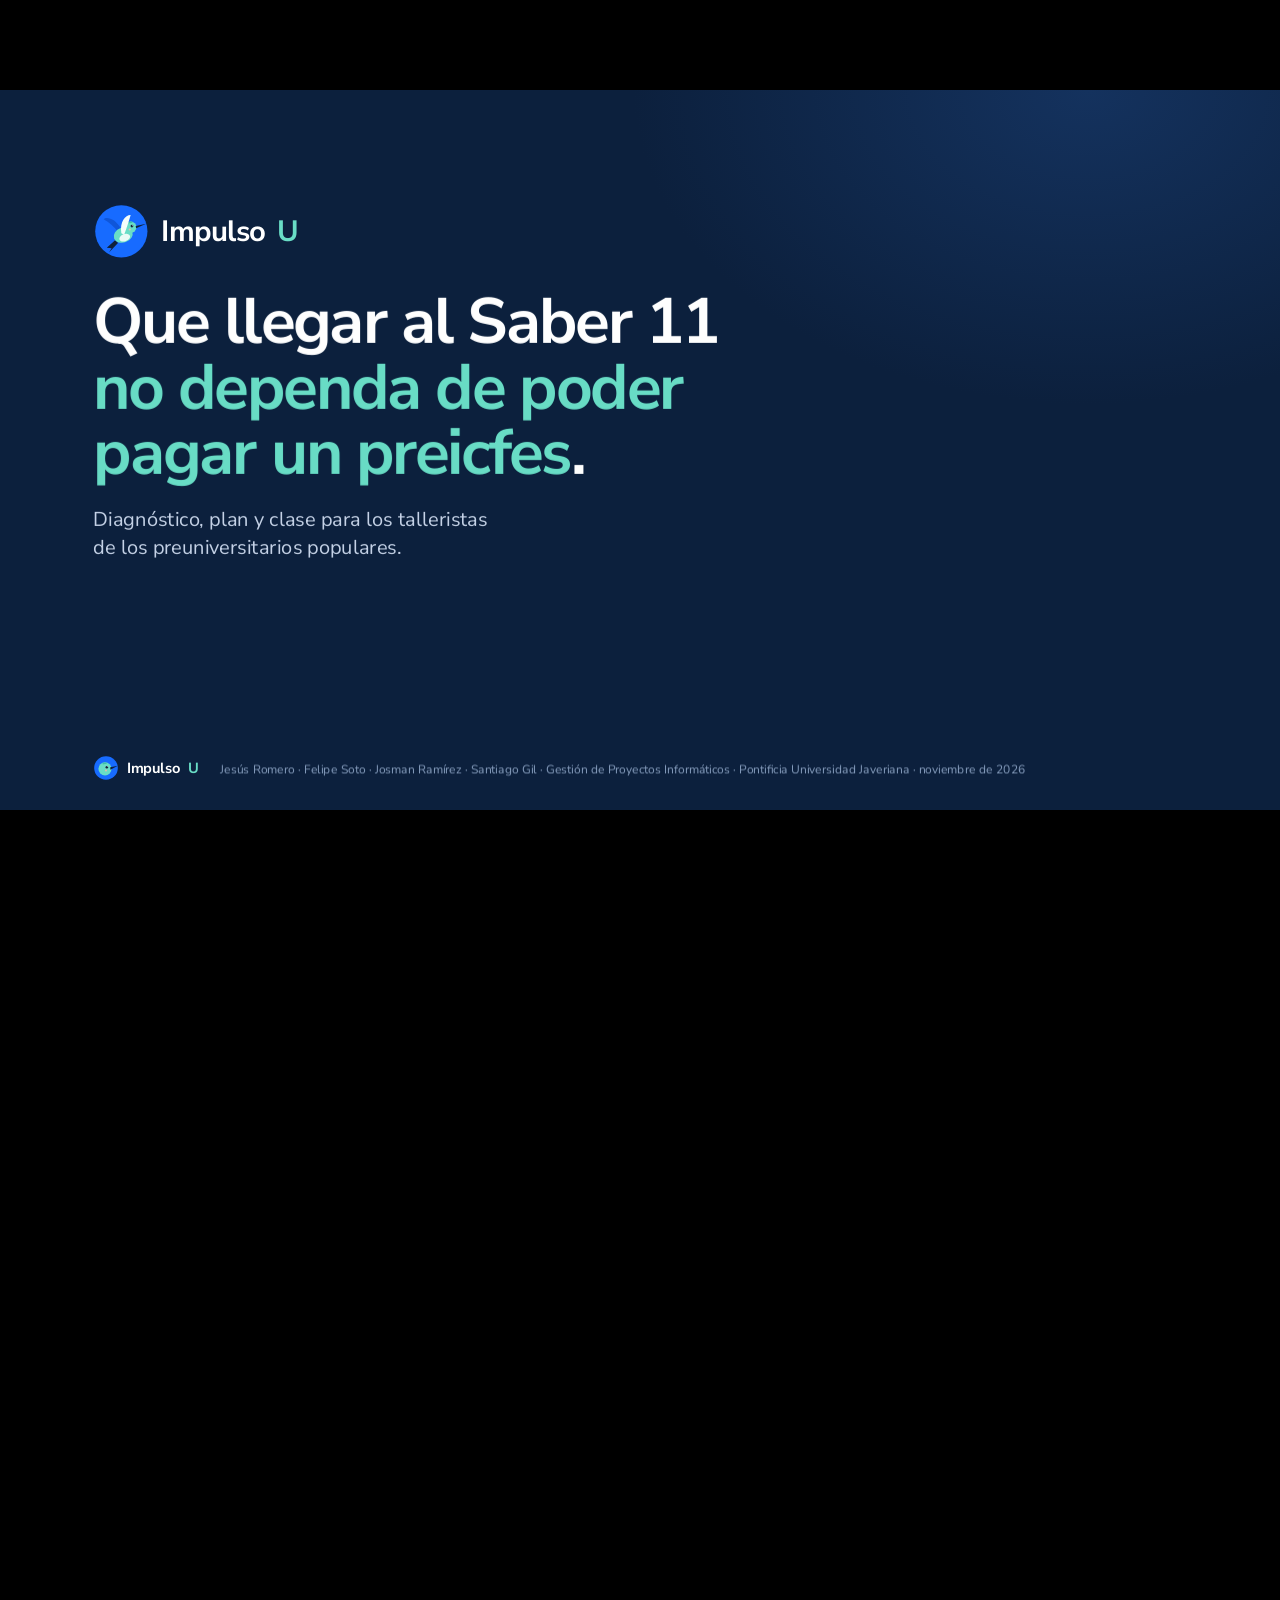
<file: index.html>
<!doctype html><html lang="es"><head><meta charset="utf-8"><title>Impulso U · deck</title>
<meta http-equiv="refresh" content="0; url=vivo/"><link rel="canonical" href="vivo/"></head>
<body><a href="vivo/">Abrir el deck de Impulso U</a></body></html>
</file>
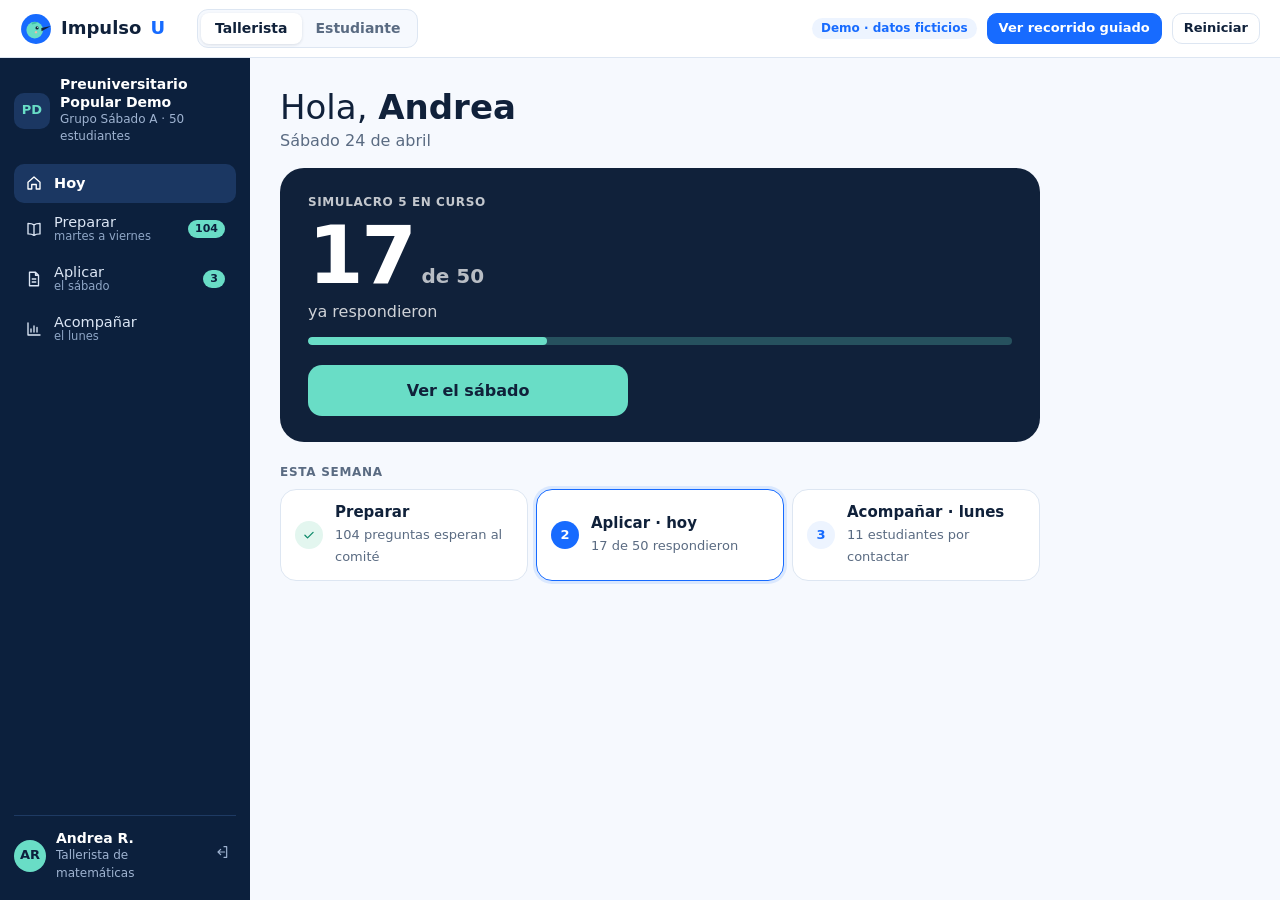
<file: app/index.html>
<!doctype html>
<html lang="es">
<head>
<meta charset="utf-8">
<meta name="viewport" content="width=device-width, initial-scale=1">
<title>Impulso U · Simulacros para preuniversitarios populares</title>
<meta name="description" content="Simulacros repetibles para preuniversitarios populares: el colectivo pone las preguntas y el estudiante responde desde el celular, incluso sin conexión.">
<meta name="theme-color" content="#0C203D">
<link rel="manifest" href="manifest.webmanifest">
<link rel="icon" href="img/logo-isotipo.svg">
<link rel="stylesheet" href="css/estilo.css">
</head>
<body>
<svg width="0" height="0" style="position:absolute" aria-hidden="true">
  <defs>
    <symbol id="i-cel" viewBox="0 0 24 24"><rect x="6" y="2" width="12" height="20" rx="2.5" fill="none" stroke="currentColor" stroke-width="1.8"/><path d="M11 18h2" stroke="currentColor" stroke-width="1.8" stroke-linecap="round"/></symbol>
    <symbol id="i-avion" viewBox="0 0 24 24"><path d="M10.5 3.5c0-.8.7-1.5 1.5-1.5s1.5.7 1.5 1.5V9l7.5 4.5v2L13.5 13v4.5l2.5 2V21L12 20l-4 1v-1.5l2.5-2V13L3 15.5v-2L10.5 9z" fill="currentColor"/></symbol>
    <symbol id="i-wifi" viewBox="0 0 24 24"><path d="M2 8.8a15 15 0 0 1 20 0M5 12.5a10 10 0 0 1 14 0M8.5 16a5 5 0 0 1 7 0" fill="none" stroke="currentColor" stroke-width="2" stroke-linecap="round"/><circle cx="12" cy="19.5" r="1.4" fill="currentColor"/></symbol>
    <symbol id="i-ok" viewBox="0 0 24 24"><path d="M5 12.5l4.5 4.5L19 7.5" fill="none" stroke="currentColor" stroke-width="2.2" stroke-linecap="round" stroke-linejoin="round"/></symbol>
    <symbol id="i-x" viewBox="0 0 24 24"><path d="M6 6l12 12M18 6L6 18" fill="none" stroke="currentColor" stroke-width="2.2" stroke-linecap="round"/></symbol>
    <symbol id="i-flecha" viewBox="0 0 24 24"><path d="M4 12h15m-6-6 6 6-6 6" fill="none" stroke="currentColor" stroke-width="2" stroke-linecap="round" stroke-linejoin="round"/></symbol>
    <symbol id="i-atras" viewBox="0 0 24 24"><path d="M20 12H5m6-6-6 6 6 6" fill="none" stroke="currentColor" stroke-width="2" stroke-linecap="round" stroke-linejoin="round"/></symbol>
    <symbol id="i-chat" viewBox="0 0 24 24"><path d="M4 19.5l1.4-4A8 8 0 1 1 8.6 18.6z" fill="none" stroke="currentColor" stroke-width="1.8" stroke-linejoin="round"/></symbol>
    <symbol id="i-grupo" viewBox="0 0 24 24"><circle cx="9" cy="8" r="3.2" fill="none" stroke="currentColor" stroke-width="1.8"/><path d="M3 19c.6-3.2 3-5 6-5s5.4 1.8 6 5M16 5.2a3 3 0 0 1 0 5.6M18 14.3c1.6.7 2.7 2.2 3 4.7" fill="none" stroke="currentColor" stroke-width="1.8" stroke-linecap="round"/></symbol>
    <symbol id="i-graf" viewBox="0 0 24 24"><path d="M4 20V4M4 20h16M8 16v-4M12 16V8M16 16v-6" fill="none" stroke="currentColor" stroke-width="1.8" stroke-linecap="round"/></symbol>
    <symbol id="i-libro" viewBox="0 0 24 24"><path d="M12 6.5C10 5 7.5 4.5 4 4.5v14c3.5 0 6 .5 8 2 2-1.5 4.5-2 8-2v-14c-3.5 0-6 .5-8 2zm0 0v14" fill="none" stroke="currentColor" stroke-width="1.8" stroke-linejoin="round"/></symbol>
    <symbol id="i-chispa" viewBox="0 0 24 24"><path d="M12 3l1.8 5.2L19 10l-5.2 1.8L12 17l-1.8-5.2L5 10l5.2-1.8zM18.5 15.5l.8 2.2 2.2.8-2.2.8-.8 2.2-.8-2.2-2.2-.8 2.2-.8z" fill="none" stroke="currentColor" stroke-width="1.6" stroke-linejoin="round"/></symbol>
    <symbol id="i-sync" viewBox="0 0 24 24"><path d="M20 11a8 8 0 0 0-14.3-4.3L4 8.5M4 13a8 8 0 0 0 14.3 4.3L20 15.5M4 4v4.5h4.5M20 20v-4.5h-4.5" fill="none" stroke="currentColor" stroke-width="1.8" stroke-linecap="round" stroke-linejoin="round"/></symbol>
    <symbol id="i-candado" viewBox="0 0 24 24"><rect x="5" y="10.5" width="14" height="10" rx="2" fill="none" stroke="currentColor" stroke-width="1.8"/><path d="M8 10.5V8a4 4 0 0 1 8 0v2.5" fill="none" stroke="currentColor" stroke-width="1.8"/></symbol>
    <symbol id="i-hoja" viewBox="0 0 24 24"><path d="M6 3h8l4 4v14H6zM14 3v4h4M9 12h6M9 16h6" fill="none" stroke="currentColor" stroke-width="1.8" stroke-linejoin="round"/></symbol>
    <symbol id="i-casa" viewBox="0 0 24 24"><path d="M4 11l8-7 8 7v9h-5v-6h-6v6H4z" fill="none" stroke="currentColor" stroke-width="1.8" stroke-linejoin="round"/></symbol>
    <symbol id="i-camara" viewBox="0 0 24 24"><path d="M4 8h3l2-3h6l2 3h3v11H4z" fill="none" stroke="currentColor" stroke-width="1.8" stroke-linejoin="round"/><circle cx="12" cy="13" r="3.5" fill="none" stroke="currentColor" stroke-width="1.8"/></symbol>
    <symbol id="i-mas" viewBox="0 0 24 24"><path d="M12 5v14M5 12h14" stroke="currentColor" stroke-width="2.2" stroke-linecap="round"/></symbol>
    <symbol id="i-compartir" viewBox="0 0 24 24"><circle cx="18" cy="5.5" r="2.5" fill="none" stroke="currentColor" stroke-width="1.8"/><circle cx="6" cy="12" r="2.5" fill="none" stroke="currentColor" stroke-width="1.8"/><circle cx="18" cy="18.5" r="2.5" fill="none" stroke="currentColor" stroke-width="1.8"/><path d="M8.2 10.8l7.6-4M8.2 13.2l7.6 4" stroke="currentColor" stroke-width="1.8"/></symbol>
    <symbol id="i-descarga" viewBox="0 0 24 24"><path d="M12 4v11m-5-5 5 5 5-5M5 20h14" fill="none" stroke="currentColor" stroke-width="1.8" stroke-linecap="round" stroke-linejoin="round"/></symbol>
    <symbol id="i-info" viewBox="0 0 24 24"><circle cx="12" cy="12" r="9" fill="none" stroke="currentColor" stroke-width="1.8"/><path d="M12 11v5.5M12 7.6v.1" stroke="currentColor" stroke-width="2" stroke-linecap="round"/></symbol>
  </defs>
</svg>

<header class="barra">
  <a class="marca" href="#/"><img class="logo" src="img/logo-isotipo.svg" alt="">Impulso <b>U</b></a>
  <div class="selector" role="group" aria-label="Ver como">
    <a href="#/" data-modo="tallerista">Tallerista</a>
    <a href="#/estudiante" data-modo="estudiante">Estudiante</a>
  </div>
  <div class="barra-der">
    <span class="etiqueta e-azul" title="Datos y preguntas de ejemplo; el colectivo es ficticio">Demo · datos ficticios</span>
    <button type="button" class="btn primario chico" id="recorrido" title="Un recorrido paso a paso por la demo">Ver recorrido guiado</button>
    <button type="button" class="btn chico" id="reiniciar" title="Vuelve la demo al estado inicial">Reiniciar</button>
  </div>
</header>
<div class="app" id="app">
  <aside class="lateral" id="lateral">
    <div class="colectivo"><span class="avatar">PD</span><div><b>Preuniversitario Popular Demo</b><span>Grupo Sábado A · 50 estudiantes</span></div></div>
    <nav aria-label="Secciones">
      <a href="#/" data-sec="hoy"><svg width="18" height="18" aria-hidden="true"><use href="#i-casa"/></svg>Hoy</a>
      <a href="#/preparar" data-sec="preparar"><svg width="18" height="18" aria-hidden="true"><use href="#i-libro"/></svg><span class="nav-t">Preparar<small>martes a viernes</small></span><span class="badge" id="badge-banco"></span></a>
      <a href="#/aplicar" data-sec="aplicar"><svg width="18" height="18" aria-hidden="true"><use href="#i-hoja"/></svg><span class="nav-t">Aplicar<small>el sábado</small></span><span class="badge" id="badge-hojas"></span></a>
      <a href="#/acompanar" data-sec="acompanar"><svg width="18" height="18" aria-hidden="true"><use href="#i-graf"/></svg><span class="nav-t">Acompañar<small>el lunes</small></span></a>
    </nav>
    <div class="usuario"><span class="avatar chico">AR</span><div><b>Andrea R.</b><span>Tallerista de matemáticas</span></div><button type="button" id="salir" class="salir" title="Cerrar sesión" aria-label="Cerrar sesión"><svg width="16" height="16" viewBox="0 0 24 24" aria-hidden="true"><path d="M15 4h4v16h-4M10 8l-4 4 4 4M6 12h10" fill="none" stroke="currentColor" stroke-width="1.8" stroke-linecap="round" stroke-linejoin="round"/></svg></button></div>
  </aside>
  <main class="vista" tabindex="-1"><div class="secciones" id="pestanas"></div><div id="vista" tabindex="-1"></div></main>
</div>
<script type="module" src="js/app.js"></script>
</body>
</html>
</file>
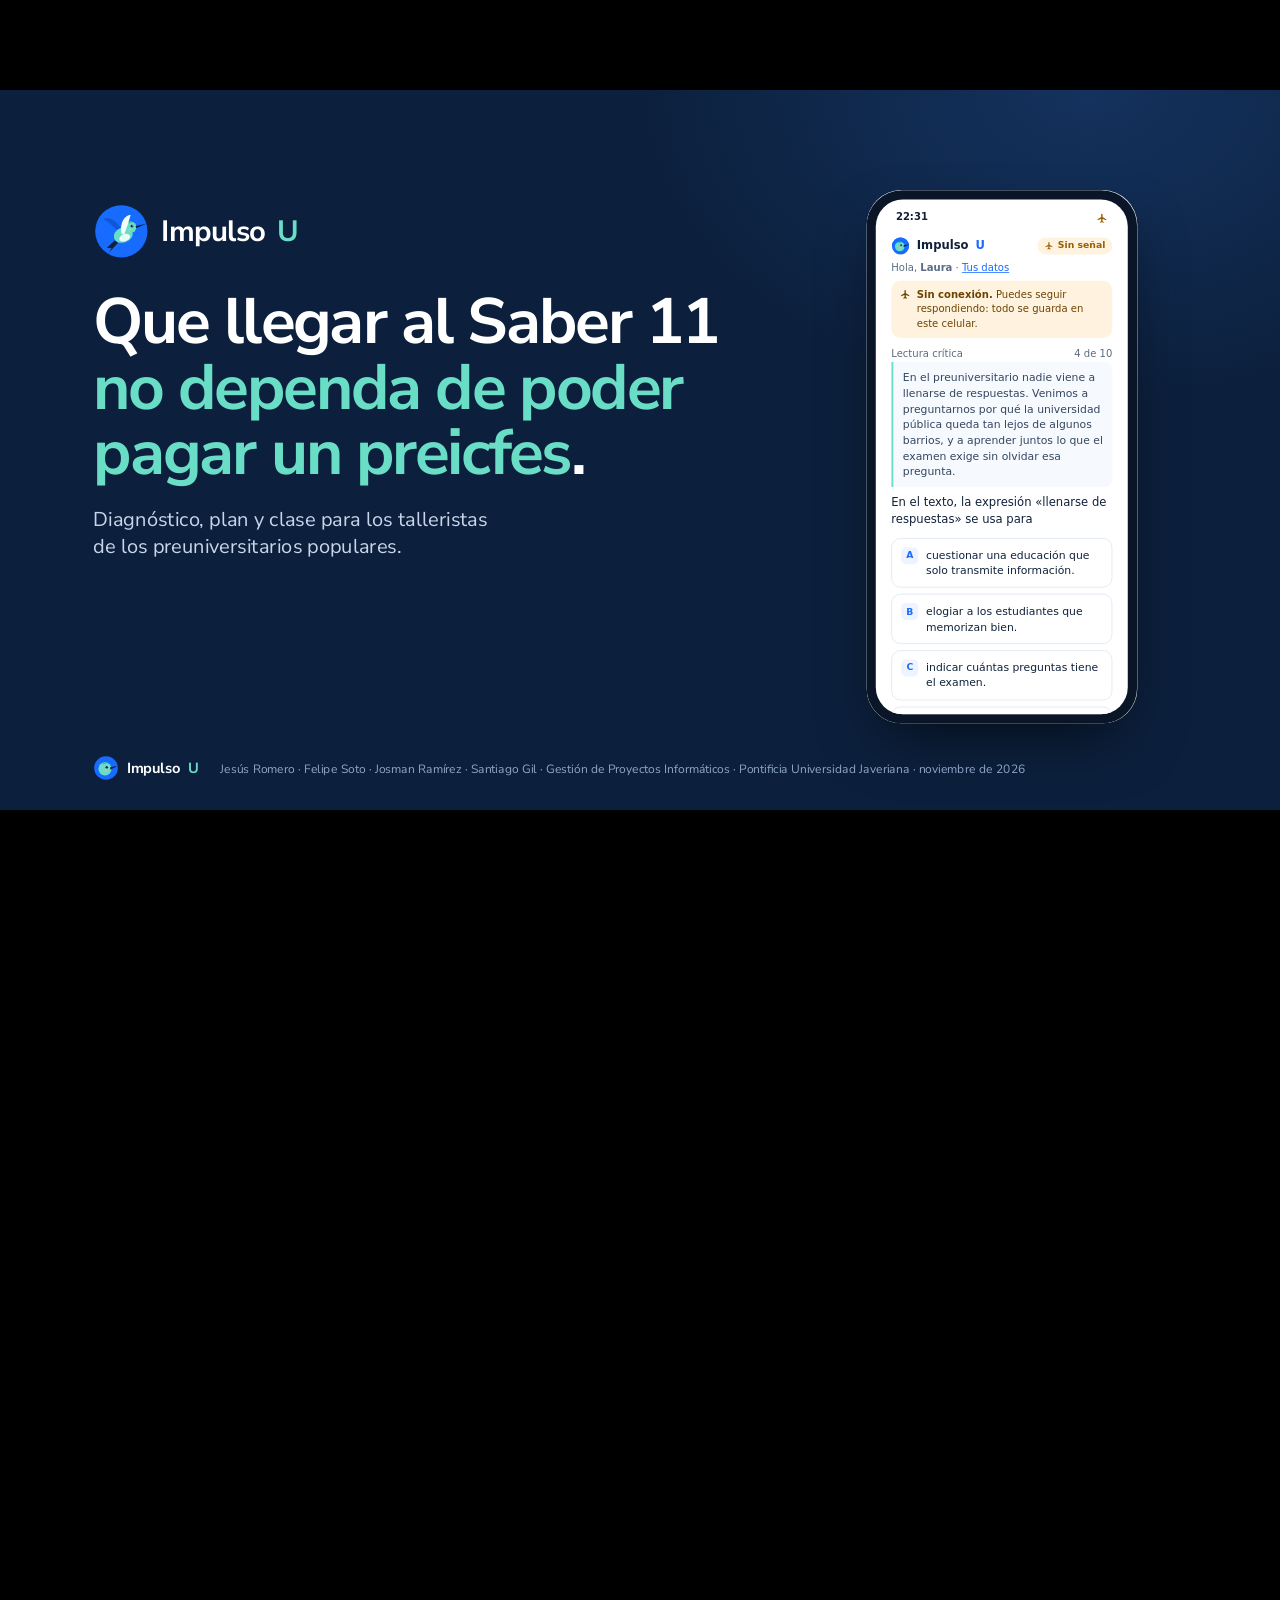
<file: vivo/index.html>
<!doctype html>
<html lang="es">
<head>
<meta charset="utf-8">
<title>Impulso U · deck final</title>
<link rel="preconnect" href="https://fonts.googleapis.com">
<link rel="stylesheet" href="https://fonts.googleapis.com/css2?family=Nunito+Sans:wght@400;600;700&display=swap">
<link rel="stylesheet" href="figuras-doc.css?v=1795644016">
<link rel="stylesheet" href="deck.css?v=1795644016">
</head>
<body class="">
<div style="display:none"><svg width="0" height="0" style="position:absolute"><symbol id="i-screen" viewBox="0 0 24 24"><rect x="3" y="4" width="18" height="12" rx="2"/><path d="M8 20h8M12 16v4"/></symbol><symbol id="i-tablet" viewBox="0 0 24 24"><rect x="5" y="3" width="14" height="18" rx="2"/><path d="M11 18h2"/></symbol><symbol id="i-phone" viewBox="0 0 24 24"><rect x="7.5" y="2.5" width="9" height="19" rx="2"/><path d="M11 18.5h2"/></symbol><symbol id="i-flag" viewBox="0 0 24 24"><path d="M5 21V4M5 4h11l-2 4 2 4H5"/></symbol><symbol id="i-bulb" viewBox="0 0 24 24"><path d="M9 18h6M10 21h4M8 14a6 6 0 1 1 8 0c-1 1-1.5 2-1.5 3h-5c0-1-.5-2-1.5-3z"/></symbol><symbol id="i-flask" viewBox="0 0 24 24"><path d="M9 3h6M10 3v6l-5 9a2 2 0 0 0 1.8 3h10.4A2 2 0 0 0 19 18l-5-9V3M7.5 14h9"/></symbol><symbol id="i-eye" viewBox="0 0 24 24"><path d="M2 12s3.5-7 10-7 10 7 10 7-3.5 7-10 7S2 12 2 12z"/><circle cx="12" cy="12" r="3"/></symbol><symbol id="i-mountain" viewBox="0 0 24 24"><path d="M3 20l6-10 4 6 2.5-3.5L21 20z"/><path d="M15 5v4M15 5h4l-1 1 1 1h-4"/></symbol><symbol id="i-medal" viewBox="0 0 24 24"><circle cx="12" cy="14" r="5"/><path d="M8.5 3l2.5 6.5M15.5 3L13 9.5M11 14l1-1v4"/></symbol><symbol id="i-play" viewBox="0 0 24 24"><circle cx="12" cy="12" r="9"/><path d="M10 8.5l5 3.5-5 3.5z"/></symbol><symbol id="i-cap" viewBox="0 0 24 24"><path d="M2 9l10-5 10 5-10 5z"/><path d="M6 11v5c3 2 9 2 12 0v-5"/></symbol><symbol id="i-star" viewBox="0 0 24 24"><path d="M12 3l2.7 5.6 6.1.9-4.4 4.3 1 6.1L12 17l-5.4 2.9 1-6.1L3.2 9.5l6.1-.9z"/></symbol><symbol id="i-users" viewBox="0 0 24 24"><circle cx="9" cy="8" r="3"/><circle cx="17" cy="9" r="2.5"/><path d="M3 19c0-3 3-5 6-5s6 2 6 5M15 14.5c3 0 5.5 1.5 5.5 4"/></symbol><symbol id="i-shield" viewBox="0 0 24 24"><path d="M12 3l7 3v6c0 4.5-3 7.5-7 9-4-1.5-7-4.5-7-9V6z"/><path d="M9 12l2 2 4-4"/></symbol><symbol id="i-books" viewBox="0 0 24 24"><path d="M4 4h4v16H4zM10 4h4v16h-4zM15.5 5l3.8-1 3 15-3.8 1z"/></symbol><symbol id="i-chat" viewBox="0 0 24 24"><path d="M4 5h16v11H9l-5 4z"/><path d="M8 9.5h8M8 12.5h5"/></symbol><symbol id="i-chart" viewBox="0 0 24 24"><path d="M4 20V4M4 20h16M8 16v-4M12 16V8M16 16v-6"/></symbol><symbol id="i-route" viewBox="0 0 24 24"><circle cx="6" cy="18" r="2"/><circle cx="18" cy="6" r="2"/><path d="M8 18h6a3 3 0 0 0 0-6h-4a3 3 0 0 1 0-6h6"/></symbol><symbol id="i-cloud" viewBox="0 0 24 24"><path d="M7 18h10a4 4 0 0 0 .5-8A6 6 0 0 0 6 9.5 4.3 4.3 0 0 0 7 18z"/></symbol><symbol id="i-download" viewBox="0 0 24 24"><path d="M12 4v11M7.5 10.5L12 15l4.5-4.5M5 20h14"/></symbol><symbol id="i-sync" viewBox="0 0 24 24"><path d="M20 12a8 8 0 0 1-14 5.3M4 12A8 8 0 0 1 18 6.7"/><path d="M18 3v4h-4M6 21v-4h4"/></symbol><symbol id="i-lock" viewBox="0 0 24 24"><rect x="5" y="11" width="14" height="9" rx="2"/><path d="M8 11V8a4 4 0 0 1 8 0v3"/></symbol><symbol id="i-gauge" viewBox="0 0 24 24"><path d="M4 17a8 8 0 1 1 16 0"/><path d="M12 17l4-5"/></symbol><symbol id="i-key" viewBox="0 0 24 24"><circle cx="8" cy="15" r="4"/><path d="M11 12l9-9M17 6l3 3M15 8l2 2"/></symbol><symbol id="i-wifioff" viewBox="0 0 24 24"><path d="M3 3l18 18M8.5 16.5a5 5 0 0 1 7 0M5 13a10 10 0 0 1 5-2.7M14 10.3A10 10 0 0 1 19 13M2 9.5a15 15 0 0 1 5-2.8M12 6a15 15 0 0 1 10 3.5"/><circle cx="12" cy="20" r="0.8"/></symbol></svg></div>
<section class="lam " id="portada" data-escena="portada" data-quien="Jesús" data-tiempo="0:25" data-notas="**En la lámina:** la promesa en una frase y, a la derecha, el celular de Laura respondiendo un simulacro sin señal.
Buenas tardes. Somos Jesús, Felipe, Josman y Santiago, y esto es Impulso U. Queremos que llegar al Saber 11 no dependa de poder pagar un preicfes. Para entender por qué existe, partamos por el país.
**Pasa a:** ¿cuál es el problema?">
  <div style="position:absolute;left:140px;top:170px;width:980px">
    <div class="a marca-p" style="--i:0"><img src="img/colibri-amable.svg" alt="">Impulso <span>U</span></div>
    <div class="a" style="--i:1;font-size:96px;font-weight:700;letter-spacing:-.035em;line-height:1.02;margin-top:46px">Que llegar al Saber 11 <span style="color:var(--menta)">no dependa de poder pagar un preicfes</span>.</div>
    <div class="bajada a" style="--i:2;font-size:30px;color:#C9D6EA;margin-top:30px;max-width:34ch">Diagnóstico, plan y clase para los talleristas de los preuniversitarios populares.</div>
  </div>
  <div class="tel" data-app="tel" data-ruta="#/estudiante" style="left:1300px;top:150px;height:800px;width:406px"></div>
  <div class="a pie-p" style="--i:3">Jesús Romero · Felipe Soto · Josman Ramírez · Santiago Gil · Gestión de Proyectos Informáticos · Pontificia Universidad Javeriana · noviembre de 2026</div>
  <div class="firma"><img class="mk" src="img/logo-isotipo.svg" alt="">Impulso <b>U</b></div><div class="num-l"></div>
</section>
<section class="lam " id="pais" data-quien="Jesús" data-tiempo="0:30" data-notas="**En la lámina:** Colombia hecha de cien puntos; se encienden 48.
De cada cien jóvenes que terminan el colegio, menos de la mitad entra a la educación superior al año siguiente: en 2025 fueron 47,9. Y la diferencia se abre antes del examen: entre el nivel socioeconómico más alto y el más bajo, el Saber 11 se separa por 77 puntos.
**Pasa a:** ¿y en Bogotá?">
  <div class="dos" style="grid-template-columns:760px 1fr">
    <div>
      <div class="kick a">El problema</div>
      <div class="tit a" style="--i:1;font-size:62px">En Colombia, <em>menos de la mitad</em> de los bachilleres entra a la educación superior.</div>
      <div class="bajada a" style="--i:2">Y la brecha empieza antes: en el Saber 11 de 2025, los colegios privados superaron a los públicos por 31 puntos, y el nivel socioeconómico más alto al más bajo, por 77.</div>
    </div>
    <div class="a mapa-caja" style="--i:2"><svg class="mapa" width="480" height="660" viewBox="0 0 480 660"><path d="M304.2 22.6L301.0 24.2L288.5 28.0L276.8 32.9L259.8 52.2L254.8 57.7L248.1 67.6L240.2 88.6L237.6 104.7L232.3 114.0L226.2 123.2L223.4 128.3L230.2 128.3L235.6 125.7L239.4 130.6L243.7 130.6L248.7 141.9L256.6 156.2L261.9 164.2L263.2 172.1L259.8 176.9L258.8 185.1L258.8 194.4L261.8 198.7L269.1 200.5L274.0 211.3L281.6 215.6L292.3 213.8L308.2 215.8L316.3 215.3L327.1 211.6L335.1 213.6L341.0 216.2L348.9 217.1L352.6 217.6L366.6 235.1L378.4 249.4L381.7 248.9L385.2 250.8L392.2 247.4L406.1 248.5L429.6 246.9L440.8 243.3L452.3 245.2L456.1 250.0L456.0 257.5L449.8 266.3L447.3 276.6L442.1 283.6L442.5 297.1L440.9 313.8L443.4 318.9L443.8 326.1L448.6 339.3L452.9 344.5L461.0 355.2L462.0 358.7L460.7 360.7L441.8 377.8L440.8 381.7L448.3 381.4L451.2 382.7L453.6 386.3L459.3 391.0L464.7 396.1L466.9 400.0L468.2 407.5L470.2 411.1L471.2 415.5L475.2 425.8L476.3 430.4L479.3 438.5L479.6 443.9L471.5 445.4L471.2 436.9L469.9 424.9L462.1 411.9L458.8 408.5L455.0 408.8L450.6 411.7L442.5 421.4L437.8 423.1L434.0 421.5L430.1 414.9L426.6 414.8L425.2 419.2L428.3 424.2L417.8 424.2L399.2 424.2L383.1 424.2L377.1 422.7L372.9 422.2L366.6 423.6L362.2 424.6L362.2 440.5L364.2 449.6L367.5 450.4L373.3 450.1L377.1 450.4L379.8 451.0L383.4 450.7L386.9 454.2L389.4 458.1L389.2 462.5L389.4 465.1L389.6 466.9L387.4 467.3L384.5 467.5L382.8 466.4L380.3 465.9L377.1 463.4L373.4 464.6L370.6 466.2L367.3 466.6L363.9 468.2L359.2 469.0L354.1 469.4L353.7 484.8L353.5 497.8L359.4 504.9L366.2 510.2L370.7 512.5L372.0 516.1L372.0 519.3L371.6 522.5L373.0 525.5L374.3 528.6L376.4 530.6L378.3 533.0L378.0 535.5L380.0 539.6L378.6 548.6L375.7 562.6L371.9 583.9L366.9 611.7L362.2 637.2L358.4 658.6L355.5 657.1L349.7 652.6L346.9 646.0L342.9 643.4L339.6 644.7L335.4 645.4L327.3 642.1L339.8 622.5L350.4 605.7L353.7 600.4L352.6 597.6L346.6 595.5L341.9 592.4L335.9 589.4L330.7 587.6L320.2 580.1L315.7 580.4L309.1 583.9L301.1 584.7L297.3 582.5L290.3 578.7L285.1 578.1L279.9 582.9L275.2 584.3L268.7 587.3L261.8 588.4L254.2 586.0L251.2 585.8L245.3 587.6L240.2 587.1L235.2 583.8L231.1 579.7L232.9 574.7L230.8 566.8L229.1 563.1L224.1 562.9L218.3 559.4L218.4 553.2L215.1 547.8L211.6 541.8L206.0 540.5L201.2 536.9L196.2 533.0L188.7 530.7L185.2 526.0L184.4 522.7L181.9 515.3L178.1 510.9L174.1 507.0L168.5 504.1L166.7 500.3L163.3 500.2L158.7 498.5L153.5 494.3L150.1 493.9L140.5 493.8L128.3 488.8L120.5 482.5L116.8 478.6L107.1 474.6L103.2 477.3L102.6 482.0L95.6 482.8L90.7 481.6L89.1 482.7L83.1 481.7L75.5 478.3L68.5 478.1L63.2 475.5L61.0 466.5L56.3 465.0L53.4 461.4L47.2 459.6L33.4 453.9L20.3 444.9L13.6 441.5L7.8 435.5L5.4 431.9L2.7 422.9L17.8 422.1L15.6 410.9L17.2 399.0L22.3 394.5L27.0 394.9L35.8 393.8L39.4 391.6L43.2 388.2L45.5 384.4L48.0 383.5L53.6 378.3L52.3 373.2L55.0 371.5L59.4 367.2L63.5 360.0L67.2 354.7L76.9 337.4L73.5 339.4L69.6 338.2L69.1 331.6L63.1 331.5L63.9 326.0L59.4 325.5L62.4 322.0L66.1 318.2L67.6 310.4L67.9 302.8L65.5 291.3L65.2 281.5L58.8 273.1L70.2 263.5L61.4 247.7L62.7 244.0L65.8 234.8L62.7 227.4L56.3 221.6L53.1 216.7L44.5 206.1L49.7 196.0L49.6 188.7L50.4 187.0L52.2 187.8L55.6 192.8L58.7 192.7L65.7 185.5L68.8 179.2L72.2 176.7L68.8 168.1L64.8 161.7L61.1 155.8L64.5 150.0L66.4 150.3L74.9 159.7L82.6 169.7L85.8 172.0L83.4 174.2L84.1 178.0L88.4 178.2L89.0 163.2L85.0 155.3L84.4 151.0L92.2 148.1L114.1 125.4L123.2 118.9L133.7 118.2L133.9 109.9L133.7 102.9L135.4 91.4L136.8 87.0L131.0 90.7L137.1 83.4L141.2 72.2L149.2 65.4L162.0 54.5L180.5 57.2L184.4 57.8L178.9 59.4L180.2 65.2L184.6 64.1L189.7 52.6L192.7 44.1L201.9 44.5L211.2 46.1L248.8 28.6L266.4 21.6L272.0 9.7L278.5 7.8L280.5 4.9L293.3 0.0L306.5 3.9L311.3 15.3L304.2 22.6Z" fill="rgba(255,255,255,.035)" stroke="#2B4B78" stroke-width="2" stroke-linejoin="round"/><circle class="pm entra" style="--d:132ms" cx="305.7" cy="20.4" r="10.6"/><circle class="pm" style="--d:0ms" cx="163.0" cy="55.8" r="10.6"/><circle class="pm entra" style="--d:792ms" cx="203.8" cy="55.8" r="10.6"/><circle class="pm entra" style="--d:198ms" cx="244.6" cy="55.8" r="10.6"/><circle class="pm entra" style="--d:814ms" cx="142.7" cy="91.3" r="10.6"/><circle class="pm" style="--d:0ms" cx="183.4" cy="91.3" r="10.6"/><circle class="pm entra" style="--d:88ms" cx="224.2" cy="91.3" r="10.6"/><circle class="pm" style="--d:0ms" cx="122.3" cy="126.8" r="10.6"/><circle class="pm entra" style="--d:286ms" cx="163.0" cy="126.8" r="10.6"/><circle class="pm" style="--d:0ms" cx="203.8" cy="126.8" r="10.6"/><circle class="pm" style="--d:0ms" cx="101.9" cy="162.2" r="10.6"/><circle class="pm" style="--d:0ms" cx="142.7" cy="162.2" r="10.6"/><circle class="pm entra" style="--d:440ms" cx="183.4" cy="162.2" r="10.6"/><circle class="pm" style="--d:0ms" cx="224.2" cy="162.2" r="10.6"/><circle class="pm entra" style="--d:990ms" cx="81.5" cy="197.7" r="10.6"/><circle class="pm" style="--d:0ms" cx="122.3" cy="197.7" r="10.6"/><circle class="pm" style="--d:0ms" cx="163.0" cy="197.7" r="10.6"/><circle class="pm entra" style="--d:902ms" cx="203.8" cy="197.7" r="10.6"/><circle class="pm" style="--d:0ms" cx="244.6" cy="197.7" r="10.6"/><circle class="pm entra" style="--d:726ms" cx="101.9" cy="233.1" r="10.6"/><circle class="pm" style="--d:0ms" cx="142.7" cy="233.1" r="10.6"/><circle class="pm" style="--d:0ms" cx="183.4" cy="233.1" r="10.6"/><circle class="pm entra" style="--d:264ms" cx="224.2" cy="233.1" r="10.6"/><circle class="pm" style="--d:0ms" cx="264.9" cy="233.1" r="10.6"/><circle class="pm entra" style="--d:44ms" cx="305.7" cy="233.1" r="10.6"/><circle class="pm entra" style="--d:704ms" cx="346.5" cy="233.1" r="10.6"/><circle class="pm" style="--d:0ms" cx="81.5" cy="268.6" r="10.6"/><circle class="pm" style="--d:0ms" cx="122.3" cy="268.6" r="10.6"/><circle class="pm" style="--d:0ms" cx="163.0" cy="268.6" r="10.6"/><circle class="pm entra" style="--d:550ms" cx="203.8" cy="268.6" r="10.6"/><circle class="pm" style="--d:0ms" cx="244.6" cy="268.6" r="10.6"/><circle class="pm" style="--d:0ms" cx="285.3" cy="268.6" r="10.6"/><circle class="pm entra" style="--d:968ms" cx="326.1" cy="268.6" r="10.6"/><circle class="pm" style="--d:0ms" cx="366.8" cy="268.6" r="10.6"/><circle class="pm entra" style="--d:572ms" cx="407.6" cy="268.6" r="10.6"/><circle class="pm" style="--d:0ms" cx="448.4" cy="268.6" r="10.6"/><circle class="pm" style="--d:0ms" cx="101.9" cy="304.1" r="10.6"/><circle class="pm" style="--d:0ms" cx="142.7" cy="304.1" r="10.6"/><circle class="pm" style="--d:0ms" cx="183.4" cy="304.1" r="10.6"/><circle class="pm" style="--d:0ms" cx="224.2" cy="304.1" r="10.6"/><circle class="pm entra" style="--d:748ms" cx="264.9" cy="304.1" r="10.6"/><circle class="pm" style="--d:0ms" cx="305.7" cy="304.1" r="10.6"/><circle class="pm entra" style="--d:1034ms" cx="346.5" cy="304.1" r="10.6"/><circle class="pm" style="--d:0ms" cx="387.2" cy="304.1" r="10.6"/><circle class="pm" style="--d:0ms" cx="428.0" cy="304.1" r="10.6"/><circle class="pm entra" style="--d:66ms" cx="81.5" cy="339.5" r="10.6"/><circle class="pm" style="--d:0ms" cx="122.3" cy="339.5" r="10.6"/><circle class="pm" style="--d:0ms" cx="163.0" cy="339.5" r="10.6"/><circle class="pm" style="--d:0ms" cx="203.8" cy="339.5" r="10.6"/><circle class="pm" style="--d:0ms" cx="244.6" cy="339.5" r="10.6"/><circle class="pm" style="--d:0ms" cx="285.3" cy="339.5" r="10.6"/><circle class="pm" style="--d:0ms" cx="326.1" cy="339.5" r="10.6"/><circle class="pm entra" style="--d:594ms" cx="366.8" cy="339.5" r="10.6"/><circle class="pm" style="--d:0ms" cx="407.6" cy="339.5" r="10.6"/><circle class="pm" style="--d:0ms" cx="448.4" cy="339.5" r="10.6"/><circle class="pm" style="--d:0ms" cx="61.1" cy="375.0" r="10.6"/><circle class="pm entra" style="--d:880ms" cx="101.9" cy="375.0" r="10.6"/><circle class="pm entra" style="--d:836ms" cx="142.7" cy="375.0" r="10.6"/><circle class="pm entra" style="--d:0ms" cx="183.4" cy="375.0" r="10.6"/><circle class="pm entra" style="--d:110ms" cx="224.2" cy="375.0" r="10.6"/><circle class="pm" style="--d:0ms" cx="264.9" cy="375.0" r="10.6"/><circle class="pm" style="--d:0ms" cx="305.7" cy="375.0" r="10.6"/><circle class="pm entra" style="--d:638ms" cx="346.5" cy="375.0" r="10.6"/><circle class="pm entra" style="--d:858ms" cx="387.2" cy="375.0" r="10.6"/><circle class="pm" style="--d:0ms" cx="428.0" cy="375.0" r="10.6"/><circle class="pm" style="--d:0ms" cx="40.8" cy="410.5" r="10.6"/><circle class="pm" style="--d:0ms" cx="81.5" cy="410.5" r="10.6"/><circle class="pm entra" style="--d:660ms" cx="122.3" cy="410.5" r="10.6"/><circle class="pm entra" style="--d:528ms" cx="163.0" cy="410.5" r="10.6"/><circle class="pm entra" style="--d:154ms" cx="203.8" cy="410.5" r="10.6"/><circle class="pm" style="--d:0ms" cx="244.6" cy="410.5" r="10.6"/><circle class="pm entra" style="--d:946ms" cx="285.3" cy="410.5" r="10.6"/><circle class="pm entra" style="--d:220ms" cx="326.1" cy="410.5" r="10.6"/><circle class="pm entra" style="--d:506ms" cx="366.8" cy="410.5" r="10.6"/><circle class="pm" style="--d:0ms" cx="407.6" cy="410.5" r="10.6"/><circle class="pm entra" style="--d:22ms" cx="448.4" cy="410.5" r="10.6"/><circle class="pm entra" style="--d:484ms" cx="61.1" cy="445.9" r="10.6"/><circle class="pm entra" style="--d:352ms" cx="101.9" cy="445.9" r="10.6"/><circle class="pm entra" style="--d:308ms" cx="142.7" cy="445.9" r="10.6"/><circle class="pm entra" style="--d:330ms" cx="183.4" cy="445.9" r="10.6"/><circle class="pm" style="--d:0ms" cx="224.2" cy="445.9" r="10.6"/><circle class="pm entra" style="--d:616ms" cx="264.9" cy="445.9" r="10.6"/><circle class="pm" style="--d:0ms" cx="305.7" cy="445.9" r="10.6"/><circle class="pm" style="--d:0ms" cx="346.5" cy="445.9" r="10.6"/><circle class="pm entra" style="--d:682ms" cx="122.3" cy="481.4" r="10.6"/><circle class="pm entra" style="--d:770ms" cx="163.0" cy="481.4" r="10.6"/><circle class="pm entra" style="--d:374ms" cx="203.8" cy="481.4" r="10.6"/><circle class="pm" style="--d:0ms" cx="244.6" cy="481.4" r="10.6"/><circle class="pm entra" style="--d:1012ms" cx="285.3" cy="481.4" r="10.6"/><circle class="pm entra" style="--d:418ms" cx="326.1" cy="481.4" r="10.6"/><circle class="pm entra" style="--d:924ms" cx="183.4" cy="516.8" r="10.6"/><circle class="pm entra" style="--d:396ms" cx="224.2" cy="516.8" r="10.6"/><circle class="pm" style="--d:0ms" cx="264.9" cy="516.8" r="10.6"/><circle class="pm entra" style="--d:462ms" cx="305.7" cy="516.8" r="10.6"/><circle class="pm" style="--d:0ms" cx="346.5" cy="516.8" r="10.6"/><circle class="pm" style="--d:0ms" cx="244.6" cy="552.3" r="10.6"/><circle class="pm" style="--d:0ms" cx="285.3" cy="552.3" r="10.6"/><circle class="pm entra" style="--d:242ms" cx="326.1" cy="552.3" r="10.6"/><circle class="pm entra" style="--d:176ms" cx="366.8" cy="552.3" r="10.6"/><circle class="pm" style="--d:0ms" cx="264.9" cy="587.8" r="10.6"/></svg><div class="mapa-ley"><span><i class="si"></i>47,9 de cada 100 entran al año siguiente de graduarse</span><span><i></i>52 no entran</span></div></div>
  </div>
  <div class="fuente">Fuentes: El Espectador, 2026 [12], con la cifra del Gobierno nacional; Portafolio, s. f. [29], con datos del Icfes sobre el Saber 11.</div>
  <div class="firma"><img class="mk" src="img/logo-isotipo.svg" alt="">Impulso <b>U</b></div><div class="num-l"></div>
</section>
<section class="lam " id="bogota" data-escena="bogota" data-quien="Jesús" data-tiempo="0:35" data-notas="**En la lámina:** la cifra sube hasta 27.000 y la barra muestra que son más de un tercio de los 73.747 bachilleres.
En Bogotá, de los 73.747 jóvenes que terminaron el colegio en 2025, cerca de 27.000 no entraron a la educación superior. Para muchos existen los preuniversitarios populares: colectivos comunitarios que los sábados preparan gratis, con voluntarios, para el Saber 11 y el examen de la Universidad Nacional. Yo coordiné uno.
**Pasa a:** ¿por qué no llegan preparados?">
  <div class="dos" style="grid-template-columns:760px 1fr">
    <div>
      <div class="kick a">En Bogotá</div>
      <div class="tit a" style="--i:1;font-size:54px">Más de un tercio de los bachilleres se queda afuera. <em>Los preuniversitarios populares</em> los preparan gratis.</div>
      <div class="bajada a" style="--i:2">Son colectivos comunitarios que, los sábados y con voluntarios, preparan para el Saber 11 y el examen de la Universidad Nacional.</div>
    </div>
    <div class="bog3">
      <div class="cifra-g a" style="--i:2"><span class="cuenta" data-hasta="27000">27.000</span></div>
      <div class="sub a" style="--i:2">de los <b>73.747</b> bachilleres de Bogotá en 2025 no entraron a la educación superior</div>
      <div class="prop a" style="--i:3"><div class="fuera" style="width:36.6%"></div></div>
    </div>
  </div>
  <div class="fuente">Fuente: Grupo Impulso U, 2026 [20], con datos de la Secretaría de Educación de Bogotá y el SNIES (2025).</div>
  <div class="firma"><img class="mk" src="img/logo-isotipo.svg" alt="">Impulso <b>U</b></div><div class="num-l"></div>
</section>
<section class="lam clara" id="cuesta" data-escena="graf" data-quien="Jesús" data-tiempo="0:30" data-notas="**En la lámina:** las barras de lo que cuesta prepararse.
Porque practicar se compra. Un preicfes comercial cuesta de 2,1 a 2,8 millones de pesos por ciclo, y las universidades venden el suyo entre 550.000 y 900.000. Quien paga hace varios simulacros antes del examen; quien no, llega con uno o ninguno.
**Pasa a:** ¿qué pasa dentro del preuniversitario?">
  <div class="kick a">Prepararse no cuesta lo mismo</div>
  <div class="tit a" style="--i:1;font-size:56px;max-width:38ch">Un preicfes comercial cuesta hasta $2,8 millones por ciclo; <em>el preuniversitario popular es gratis, pero alcanza a aplicar un solo simulacro</em>.</div>
  <div class="a" style="--i:2;margin-top:50px"><svg class="graf" width="1150" height="332" viewBox="0 0 1150 332"><text class="rot" x="0" y="48">Preicfes comercial, por ciclo</text><rect class="barra" x="330" y="22" width="620" height="38" rx="8" fill="#10213A" opacity=".35" style="transition-delay:0ms"/><rect class="barra" x="330" y="22" width="465" height="38" rx="8" fill="#10213A" style="transition-delay:0ms"/><text class="val" x="968" y="50">$2,1–2,8 M</text><text class="rot" x="0" y="126">Preicfes de La Salle</text><rect class="barra" x="330" y="100" width="199" height="38" rx="8" fill="#5A6B82" style="transition-delay:120ms"/><text class="val" x="547" y="128">$900 mil</text><text class="rot" x="0" y="204">Curso de Unicauca</text><rect class="barra" x="330" y="178" width="122" height="38" rx="8" fill="#5A6B82" style="transition-delay:240ms"/><text class="val" x="470" y="206">$550 mil</text><text class="rot" x="0" y="282">Preuniversitario popular</text><rect class="barra" x="330" y="256" width="6" height="38" rx="8" fill="#176BFF" style="transition-delay:360ms"/><text class="val" x="354" y="284">$0 · 1 simulacro por ciclo</text></svg></div>
  <div class="fuente">Fuentes: conversaciones con educadores populares, Grupo Impulso U, 2026 [20]; La Salle, 2025 [32]; Universidad del Cauca, 2026 [33].</div>
  <div class="firma"><img class="mk" src="img/logo-isotipo.svg" alt="">Impulso <b>U</b></div><div class="num-l"></div>
</section>
<section class="lam " id="sabado-hoy" data-quien="Jesús" data-tiempo="0:40" data-notas="**En la lámina:** Andrea, su semana y las cuatro tareas. Clic 1: sus condiciones y «decide sola». Clic 2: los dos caminos. Clic 3: un simulacro por ciclo y los temas sin dato.
Esta es Andrea. Enseña los sábados en un preuniversitario popular y cada semana tiene que resolver cuatro cosas. **Clic:** es voluntaria, tiene de dos a cinco horas por semana y casi nunca es licenciada ni pedagoga, así que decide sola qué enseñar, cómo enseñarlo y cómo manejar a 40 estudiantes con niveles muy distintos. **Clic:** sin esa formación pasa una de dos cosas: la clase no responde a lo que el grupo necesita y los estudiantes dejan de venir, o ella se sobrecarga y no vuelve al ciclo siguiente, y lo que preparó se va con ella. **Clic:** además, cada simulacro son 40 o 50 fotocopias corregidas a mano, así que se hace uno por ciclo, y nadie sabe con datos en qué está débil el grupo.
**Pasa a:** ¿cuánto cuesta eso en estudiantes?">
  <div class="kick a">Dentro del preuniversitario</div>
  <div class="tit a" style="--i:1;font-size:54px;max-width:36ch">Hoy, la tallerista prepara <em>sola</em> cada clase, sin formación pedagógica ni tiempo.</div>
  <div class="sh-and a" style="--i:2">
    <div class="sh-cab"><div class="sh-av">AR</div><div><h3>Andrea</h3><div class="rol">tallerista voluntaria · 40 estudiantes</div></div></div>
    <div class="sh-chips p" data-paso="1"><span class="sh-chip" style="--i:0">voluntaria</span><span class="sh-chip" style="--i:1">2 a 5 h por semana</span><span class="sh-chip" style="--i:2">casi nunca licenciada</span></div>
    <div class="sh-sem"><div class="h">L</div><div>M</div><div class="h">M</div><div>J</div><div>V</div><div class="s">S</div><div>D</div></div>
    <div class="sh-semr">su tiempo para el preuniversitario: la franja verde y el sábado</div>
    <div class="sh-tar">
      <div class="a" style="--i:4">Elegir qué temas priorizar<span>sin diagnóstico del grupo</span></div>
      <div class="a" style="--i:5">Diseñar cada clase<span>sin formación pedagógica</span></div>
      <div class="a" style="--i:6">Manejar 40 estudiantes<span>con niveles muy distintos</span></div>
      <div class="a" style="--i:7">Aplicar el simulacro<span>y corregirlo a mano</span></div>
    </div>
  </div>
  <svg class="sh-lin" width="380" height="520"><path data-paso="1" d="M0 258 H60" stroke="#FFB547"/><path data-paso="2" d="M260 258 C 310 258, 310 80, 360 80" stroke="#8FA6C6"/><path data-paso="2" d="M260 258 C 310 258, 310 330, 360 330" stroke="#8FA6C6"/></svg>
  <div class="sh-sola p" data-paso="1">decide<br>sola</div>
  <div class="sh-rama sh-ra p" data-paso="2"><h4>La clase no responde a lo que el grupo necesita</h4><p>y los estudiantes dejan de venir</p><div class="sh-pts"><i class="va" style="--d:0"></i><i class="va" style="--d:925"></i><i class="" style="--d:850"></i><i class="va" style="--d:775"></i><i class="va" style="--d:700"></i><i class="va" style="--d:625"></i><i class="va" style="--d:550"></i><i class="" style="--d:475"></i><i class="va" style="--d:400"></i><i class="va" style="--d:325"></i><i class="va" style="--d:250"></i><i class="va" style="--d:175"></i><i class="" style="--d:100"></i><i class="va" style="--d:25"></i><i class="va" style="--d:950"></i><i class="va" style="--d:875"></i><i class="va" style="--d:800"></i><i class="" style="--d:725"></i><i class="va" style="--d:650"></i><i class="va" style="--d:575"></i><i class="va" style="--d:500"></i><i class="va" style="--d:425"></i><i class="" style="--d:350"></i><i class="va" style="--d:275"></i><i class="va" style="--d:200"></i><i class="va" style="--d:125"></i><i class="va" style="--d:50"></i><i class="" style="--d:975"></i><i class="va" style="--d:900"></i><i class="va" style="--d:825"></i><i class="va" style="--d:750"></i><i class="va" style="--d:675"></i><i class="" style="--d:600"></i><i class="va" style="--d:525"></i><i class="va" style="--d:450"></i><i class="va" style="--d:375"></i><i class="va" style="--d:300"></i><i class="" style="--d:225"></i><i class="va" style="--d:150"></i><i class="va" style="--d:75"></i></div></div>
  <div class="sh-rama sh-rb p" data-paso="2"><h4>O ella se sobrecarga y no vuelve al ciclo siguiente</h4><div class="sh-ida"><div class="sh-avf">AR</div><div class="sh-carp">lo que preparó se va con ella</div></div></div>
  <div class="sh-c3 p" data-paso="3">
    <div class="sh-uno"><b>1</b><span>simulacro por ciclo:<br>40 a 50 hojas corregidas a mano</span></div>
    <div><div class="sh-qt">¿En qué está débil el grupo? Nadie lo sabe con datos.</div>
      <div class="sh-qs"><div class="sh-q">Lectura<b style="--i:0">?</b></div><div class="sh-q">Álgebra<b style="--i:1">?</b></div><div class="sh-q">Porcentajes<b style="--i:2">?</b></div><div class="sh-q">Geometría<b style="--i:3">?</b></div><div class="sh-q">Biología<b style="--i:4">?</b></div><div class="sh-q">Química<b style="--i:5">?</b></div><div class="sh-q">Física<b style="--i:6">?</b></div><div class="sh-q">Sociales<b style="--i:7">?</b></div><div class="sh-q">Inglés<b style="--i:8">?</b></div><div class="sh-q">Estadística<b style="--i:9">?</b></div></div></div>
  </div>
  <div class="fuente">Fuente: conversaciones con dos educadores de preuniversitarios populares, Grupo Impulso U, 2026 [20]. Los puntos que se apagan son ilustrativos.</div>
  <div class="firma"><img class="mk" src="img/logo-isotipo.svg" alt="">Impulso <b>U</b></div><div class="num-l"></div>
</section>
<section class="lam " id="veinte" data-quien="Jesús" data-tiempo="0:40" data-notas="**En la lámina:** cien personas salen en febrero; ochenta se quedan en el camino y veinte siguen en agosto.
El costo lo pagan los estudiantes: de cada cien que empiezan en febrero, unos veinte siguen en el preuniversitario cuando llega el examen. Los otros ochenta igual presentan el Saber 11, pero sin haberse preparado. Es la estimación de los educadores con los que hablamos, y medirla bien es lo primero que hace el piloto. Felipe les muestra cómo lo resolvemos.
**Pasa a:** ¿quién paga hoy por practicar?">
  <div class="kick a">Lo que cuesta en estudiantes</div>
  <div class="tit a" style="--i:1;font-size:58px;max-width:38ch">De cada 100 que empiezan en febrero, <em>20 siguen en el preuniversitario</em> cuando llega el examen.</div>
  <div class="camino"><div class="via"></div><div class="meses"><span style="left:40px">Feb</span><span style="left:276px">Mar</span><span style="left:512px">Abr</span><span style="left:748px">May</span><span style="left:984px">Jun</span><span style="left:1220px">Jul</span><span style="left:1456px">Ago</span></div><div class="meta-c">Saber 11</div><span class="pc llega" style="left:0px;top:60px;--tx:1500px;--ty:130px;--d:0ms"><svg viewBox="0 0 54 70"><circle cx="27" cy="16" r="13"/><path d="M4 70v-14a23 23 0 0 1 46 0v14z"/></svg></span><span class="pc" style="left:26px;top:60px;--tx:1184px;--ty:339px;--d:18ms"><svg viewBox="0 0 54 70"><circle cx="27" cy="16" r="13"/><path d="M4 70v-14a23 23 0 0 1 46 0v14z"/></svg></span><span class="pc" style="left:52px;top:60px;--tx:900px;--ty:339px;--d:36ms"><svg viewBox="0 0 54 70"><circle cx="27" cy="16" r="13"/><path d="M4 70v-14a23 23 0 0 1 46 0v14z"/></svg></span><span class="pc" style="left:78px;top:60px;--tx:258px;--ty:320px;--d:54ms"><svg viewBox="0 0 54 70"><circle cx="27" cy="16" r="13"/><path d="M4 70v-14a23 23 0 0 1 46 0v14z"/></svg></span><span class="pc" style="left:104px;top:60px;--tx:408px;--ty:300px;--d:72ms"><svg viewBox="0 0 54 70"><circle cx="27" cy="16" r="13"/><path d="M4 70v-14a23 23 0 0 1 46 0v14z"/></svg></span><span class="pc llega" style="left:130px;top:60px;--tx:1402px;--ty:130px;--d:90ms"><svg viewBox="0 0 54 70"><circle cx="27" cy="16" r="13"/><path d="M4 70v-14a23 23 0 0 1 46 0v14z"/></svg></span><span class="pc" style="left:156px;top:60px;--tx:1097px;--ty:308px;--d:108ms"><svg viewBox="0 0 54 70"><circle cx="27" cy="16" r="13"/><path d="M4 70v-14a23 23 0 0 1 46 0v14z"/></svg></span><span class="pc" style="left:182px;top:60px;--tx:1229px;--ty:310px;--d:126ms"><svg viewBox="0 0 54 70"><circle cx="27" cy="16" r="13"/><path d="M4 70v-14a23 23 0 0 1 46 0v14z"/></svg></span><span class="pc" style="left:208px;top:60px;--tx:637px;--ty:294px;--d:144ms"><svg viewBox="0 0 54 70"><circle cx="27" cy="16" r="13"/><path d="M4 70v-14a23 23 0 0 1 46 0v14z"/></svg></span><span class="pc" style="left:234px;top:60px;--tx:656px;--ty:286px;--d:162ms"><svg viewBox="0 0 54 70"><circle cx="27" cy="16" r="13"/><path d="M4 70v-14a23 23 0 0 1 46 0v14z"/></svg></span><span class="pc llega" style="left:0px;top:94px;--tx:1564px;--ty:96px;--d:180ms"><svg viewBox="0 0 54 70"><circle cx="27" cy="16" r="13"/><path d="M4 70v-14a23 23 0 0 1 46 0v14z"/></svg></span><span class="pc" style="left:26px;top:94px;--tx:1075px;--ty:244px;--d:198ms"><svg viewBox="0 0 54 70"><circle cx="27" cy="16" r="13"/><path d="M4 70v-14a23 23 0 0 1 46 0v14z"/></svg></span><span class="pc" style="left:52px;top:94px;--tx:571px;--ty:297px;--d:216ms"><svg viewBox="0 0 54 70"><circle cx="27" cy="16" r="13"/><path d="M4 70v-14a23 23 0 0 1 46 0v14z"/></svg></span><span class="pc" style="left:78px;top:94px;--tx:496px;--ty:256px;--d:234ms"><svg viewBox="0 0 54 70"><circle cx="27" cy="16" r="13"/><path d="M4 70v-14a23 23 0 0 1 46 0v14z"/></svg></span><span class="pc" style="left:104px;top:94px;--tx:289px;--ty:245px;--d:252ms"><svg viewBox="0 0 54 70"><circle cx="27" cy="16" r="13"/><path d="M4 70v-14a23 23 0 0 1 46 0v14z"/></svg></span><span class="pc llega" style="left:130px;top:94px;--tx:1466px;--ty:96px;--d:270ms"><svg viewBox="0 0 54 70"><circle cx="27" cy="16" r="13"/><path d="M4 70v-14a23 23 0 0 1 46 0v14z"/></svg></span><span class="pc" style="left:156px;top:94px;--tx:615px;--ty:264px;--d:288ms"><svg viewBox="0 0 54 70"><circle cx="27" cy="16" r="13"/><path d="M4 70v-14a23 23 0 0 1 46 0v14z"/></svg></span><span class="pc" style="left:182px;top:94px;--tx:831px;--ty:262px;--d:306ms"><svg viewBox="0 0 54 70"><circle cx="27" cy="16" r="13"/><path d="M4 70v-14a23 23 0 0 1 46 0v14z"/></svg></span><span class="pc" style="left:208px;top:94px;--tx:1185px;--ty:301px;--d:324ms"><svg viewBox="0 0 54 70"><circle cx="27" cy="16" r="13"/><path d="M4 70v-14a23 23 0 0 1 46 0v14z"/></svg></span><span class="pc" style="left:234px;top:94px;--tx:1089px;--ty:257px;--d:342ms"><svg viewBox="0 0 54 70"><circle cx="27" cy="16" r="13"/><path d="M4 70v-14a23 23 0 0 1 46 0v14z"/></svg></span><span class="pc llega" style="left:0px;top:128px;--tx:1500px;--ty:106px;--d:360ms"><svg viewBox="0 0 54 70"><circle cx="27" cy="16" r="13"/><path d="M4 70v-14a23 23 0 0 1 46 0v14z"/></svg></span><span class="pc" style="left:26px;top:128px;--tx:321px;--ty:244px;--d:378ms"><svg viewBox="0 0 54 70"><circle cx="27" cy="16" r="13"/><path d="M4 70v-14a23 23 0 0 1 46 0v14z"/></svg></span><span class="pc" style="left:52px;top:128px;--tx:393px;--ty:233px;--d:396ms"><svg viewBox="0 0 54 70"><circle cx="27" cy="16" r="13"/><path d="M4 70v-14a23 23 0 0 1 46 0v14z"/></svg></span><span class="pc" style="left:78px;top:128px;--tx:384px;--ty:203px;--d:414ms"><svg viewBox="0 0 54 70"><circle cx="27" cy="16" r="13"/><path d="M4 70v-14a23 23 0 0 1 46 0v14z"/></svg></span><span class="pc" style="left:104px;top:128px;--tx:1212px;--ty:224px;--d:432ms"><svg viewBox="0 0 54 70"><circle cx="27" cy="16" r="13"/><path d="M4 70v-14a23 23 0 0 1 46 0v14z"/></svg></span><span class="pc llega" style="left:130px;top:128px;--tx:1402px;--ty:106px;--d:450ms"><svg viewBox="0 0 54 70"><circle cx="27" cy="16" r="13"/><path d="M4 70v-14a23 23 0 0 1 46 0v14z"/></svg></span><span class="pc" style="left:156px;top:128px;--tx:590px;--ty:202px;--d:468ms"><svg viewBox="0 0 54 70"><circle cx="27" cy="16" r="13"/><path d="M4 70v-14a23 23 0 0 1 46 0v14z"/></svg></span><span class="pc" style="left:182px;top:128px;--tx:755px;--ty:208px;--d:486ms"><svg viewBox="0 0 54 70"><circle cx="27" cy="16" r="13"/><path d="M4 70v-14a23 23 0 0 1 46 0v14z"/></svg></span><span class="pc" style="left:208px;top:128px;--tx:792px;--ty:229px;--d:504ms"><svg viewBox="0 0 54 70"><circle cx="27" cy="16" r="13"/><path d="M4 70v-14a23 23 0 0 1 46 0v14z"/></svg></span><span class="pc" style="left:234px;top:128px;--tx:70px;--ty:250px;--d:522ms"><svg viewBox="0 0 54 70"><circle cx="27" cy="16" r="13"/><path d="M4 70v-14a23 23 0 0 1 46 0v14z"/></svg></span><span class="pc llega" style="left:0px;top:162px;--tx:1564px;--ty:72px;--d:540ms"><svg viewBox="0 0 54 70"><circle cx="27" cy="16" r="13"/><path d="M4 70v-14a23 23 0 0 1 46 0v14z"/></svg></span><span class="pc" style="left:26px;top:162px;--tx:955px;--ty:224px;--d:558ms"><svg viewBox="0 0 54 70"><circle cx="27" cy="16" r="13"/><path d="M4 70v-14a23 23 0 0 1 46 0v14z"/></svg></span><span class="pc" style="left:52px;top:162px;--tx:376px;--ty:171px;--d:576ms"><svg viewBox="0 0 54 70"><circle cx="27" cy="16" r="13"/><path d="M4 70v-14a23 23 0 0 1 46 0v14z"/></svg></span><span class="pc" style="left:78px;top:162px;--tx:449px;--ty:168px;--d:594ms"><svg viewBox="0 0 54 70"><circle cx="27" cy="16" r="13"/><path d="M4 70v-14a23 23 0 0 1 46 0v14z"/></svg></span><span class="pc" style="left:104px;top:162px;--tx:507px;--ty:205px;--d:612ms"><svg viewBox="0 0 54 70"><circle cx="27" cy="16" r="13"/><path d="M4 70v-14a23 23 0 0 1 46 0v14z"/></svg></span><span class="pc llega" style="left:130px;top:162px;--tx:1466px;--ty:72px;--d:630ms"><svg viewBox="0 0 54 70"><circle cx="27" cy="16" r="13"/><path d="M4 70v-14a23 23 0 0 1 46 0v14z"/></svg></span><span class="pc" style="left:156px;top:162px;--tx:733px;--ty:198px;--d:648ms"><svg viewBox="0 0 54 70"><circle cx="27" cy="16" r="13"/><path d="M4 70v-14a23 23 0 0 1 46 0v14z"/></svg></span><span class="pc" style="left:182px;top:162px;--tx:1029px;--ty:182px;--d:666ms"><svg viewBox="0 0 54 70"><circle cx="27" cy="16" r="13"/><path d="M4 70v-14a23 23 0 0 1 46 0v14z"/></svg></span><span class="pc" style="left:208px;top:162px;--tx:1146px;--ty:200px;--d:684ms"><svg viewBox="0 0 54 70"><circle cx="27" cy="16" r="13"/><path d="M4 70v-14a23 23 0 0 1 46 0v14z"/></svg></span><span class="pc" style="left:234px;top:162px;--tx:1086px;--ty:227px;--d:702ms"><svg viewBox="0 0 54 70"><circle cx="27" cy="16" r="13"/><path d="M4 70v-14a23 23 0 0 1 46 0v14z"/></svg></span><span class="pc llega" style="left:0px;top:196px;--tx:1500px;--ty:82px;--d:720ms"><svg viewBox="0 0 54 70"><circle cx="27" cy="16" r="13"/><path d="M4 70v-14a23 23 0 0 1 46 0v14z"/></svg></span><span class="pc" style="left:26px;top:196px;--tx:332px;--ty:143px;--d:738ms"><svg viewBox="0 0 54 70"><circle cx="27" cy="16" r="13"/><path d="M4 70v-14a23 23 0 0 1 46 0v14z"/></svg></span><span class="pc" style="left:52px;top:196px;--tx:250px;--ty:174px;--d:756ms"><svg viewBox="0 0 54 70"><circle cx="27" cy="16" r="13"/><path d="M4 70v-14a23 23 0 0 1 46 0v14z"/></svg></span><span class="pc" style="left:78px;top:196px;--tx:707px;--ty:185px;--d:774ms"><svg viewBox="0 0 54 70"><circle cx="27" cy="16" r="13"/><path d="M4 70v-14a23 23 0 0 1 46 0v14z"/></svg></span><span class="pc" style="left:104px;top:196px;--tx:225px;--ty:201px;--d:792ms"><svg viewBox="0 0 54 70"><circle cx="27" cy="16" r="13"/><path d="M4 70v-14a23 23 0 0 1 46 0v14z"/></svg></span><span class="pc llega" style="left:130px;top:196px;--tx:1402px;--ty:82px;--d:810ms"><svg viewBox="0 0 54 70"><circle cx="27" cy="16" r="13"/><path d="M4 70v-14a23 23 0 0 1 46 0v14z"/></svg></span><span class="pc" style="left:156px;top:196px;--tx:493px;--ty:135px;--d:828ms"><svg viewBox="0 0 54 70"><circle cx="27" cy="16" r="13"/><path d="M4 70v-14a23 23 0 0 1 46 0v14z"/></svg></span><span class="pc" style="left:182px;top:196px;--tx:769px;--ty:161px;--d:846ms"><svg viewBox="0 0 54 70"><circle cx="27" cy="16" r="13"/><path d="M4 70v-14a23 23 0 0 1 46 0v14z"/></svg></span><span class="pc" style="left:208px;top:196px;--tx:1118px;--ty:166px;--d:864ms"><svg viewBox="0 0 54 70"><circle cx="27" cy="16" r="13"/><path d="M4 70v-14a23 23 0 0 1 46 0v14z"/></svg></span><span class="pc" style="left:234px;top:196px;--tx:519px;--ty:171px;--d:882ms"><svg viewBox="0 0 54 70"><circle cx="27" cy="16" r="13"/><path d="M4 70v-14a23 23 0 0 1 46 0v14z"/></svg></span><span class="pc llega" style="left:0px;top:230px;--tx:1564px;--ty:48px;--d:900ms"><svg viewBox="0 0 54 70"><circle cx="27" cy="16" r="13"/><path d="M4 70v-14a23 23 0 0 1 46 0v14z"/></svg></span><span class="pc" style="left:26px;top:230px;--tx:1076px;--ty:129px;--d:918ms"><svg viewBox="0 0 54 70"><circle cx="27" cy="16" r="13"/><path d="M4 70v-14a23 23 0 0 1 46 0v14z"/></svg></span><span class="pc" style="left:52px;top:230px;--tx:441px;--ty:157px;--d:936ms"><svg viewBox="0 0 54 70"><circle cx="27" cy="16" r="13"/><path d="M4 70v-14a23 23 0 0 1 46 0v14z"/></svg></span><span class="pc" style="left:78px;top:230px;--tx:526px;--ty:131px;--d:954ms"><svg viewBox="0 0 54 70"><circle cx="27" cy="16" r="13"/><path d="M4 70v-14a23 23 0 0 1 46 0v14z"/></svg></span><span class="pc" style="left:104px;top:230px;--tx:281px;--ty:154px;--d:972ms"><svg viewBox="0 0 54 70"><circle cx="27" cy="16" r="13"/><path d="M4 70v-14a23 23 0 0 1 46 0v14z"/></svg></span><span class="pc llega" style="left:130px;top:230px;--tx:1466px;--ty:48px;--d:990ms"><svg viewBox="0 0 54 70"><circle cx="27" cy="16" r="13"/><path d="M4 70v-14a23 23 0 0 1 46 0v14z"/></svg></span><span class="pc" style="left:156px;top:230px;--tx:1150px;--ty:148px;--d:1008ms"><svg viewBox="0 0 54 70"><circle cx="27" cy="16" r="13"/><path d="M4 70v-14a23 23 0 0 1 46 0v14z"/></svg></span><span class="pc" style="left:182px;top:230px;--tx:277px;--ty:163px;--d:1026ms"><svg viewBox="0 0 54 70"><circle cx="27" cy="16" r="13"/><path d="M4 70v-14a23 23 0 0 1 46 0v14z"/></svg></span><span class="pc" style="left:208px;top:230px;--tx:1095px;--ty:147px;--d:1044ms"><svg viewBox="0 0 54 70"><circle cx="27" cy="16" r="13"/><path d="M4 70v-14a23 23 0 0 1 46 0v14z"/></svg></span><span class="pc" style="left:234px;top:230px;--tx:941px;--ty:113px;--d:1062ms"><svg viewBox="0 0 54 70"><circle cx="27" cy="16" r="13"/><path d="M4 70v-14a23 23 0 0 1 46 0v14z"/></svg></span><span class="pc llega" style="left:0px;top:264px;--tx:1500px;--ty:58px;--d:1080ms"><svg viewBox="0 0 54 70"><circle cx="27" cy="16" r="13"/><path d="M4 70v-14a23 23 0 0 1 46 0v14z"/></svg></span><span class="pc" style="left:26px;top:264px;--tx:854px;--ty:88px;--d:1098ms"><svg viewBox="0 0 54 70"><circle cx="27" cy="16" r="13"/><path d="M4 70v-14a23 23 0 0 1 46 0v14z"/></svg></span><span class="pc" style="left:52px;top:264px;--tx:815px;--ty:128px;--d:1116ms"><svg viewBox="0 0 54 70"><circle cx="27" cy="16" r="13"/><path d="M4 70v-14a23 23 0 0 1 46 0v14z"/></svg></span><span class="pc" style="left:78px;top:264px;--tx:721px;--ty:105px;--d:1134ms"><svg viewBox="0 0 54 70"><circle cx="27" cy="16" r="13"/><path d="M4 70v-14a23 23 0 0 1 46 0v14z"/></svg></span><span class="pc" style="left:104px;top:264px;--tx:550px;--ty:104px;--d:1152ms"><svg viewBox="0 0 54 70"><circle cx="27" cy="16" r="13"/><path d="M4 70v-14a23 23 0 0 1 46 0v14z"/></svg></span><span class="pc llega" style="left:130px;top:264px;--tx:1402px;--ty:58px;--d:1170ms"><svg viewBox="0 0 54 70"><circle cx="27" cy="16" r="13"/><path d="M4 70v-14a23 23 0 0 1 46 0v14z"/></svg></span><span class="pc" style="left:156px;top:264px;--tx:1204px;--ty:95px;--d:1188ms"><svg viewBox="0 0 54 70"><circle cx="27" cy="16" r="13"/><path d="M4 70v-14a23 23 0 0 1 46 0v14z"/></svg></span><span class="pc" style="left:182px;top:264px;--tx:906px;--ty:66px;--d:1206ms"><svg viewBox="0 0 54 70"><circle cx="27" cy="16" r="13"/><path d="M4 70v-14a23 23 0 0 1 46 0v14z"/></svg></span><span class="pc" style="left:208px;top:264px;--tx:608px;--ty:116px;--d:1224ms"><svg viewBox="0 0 54 70"><circle cx="27" cy="16" r="13"/><path d="M4 70v-14a23 23 0 0 1 46 0v14z"/></svg></span><span class="pc" style="left:234px;top:264px;--tx:899px;--ty:90px;--d:1242ms"><svg viewBox="0 0 54 70"><circle cx="27" cy="16" r="13"/><path d="M4 70v-14a23 23 0 0 1 46 0v14z"/></svg></span><span class="pc llega" style="left:0px;top:298px;--tx:1564px;--ty:24px;--d:1260ms"><svg viewBox="0 0 54 70"><circle cx="27" cy="16" r="13"/><path d="M4 70v-14a23 23 0 0 1 46 0v14z"/></svg></span><span class="pc" style="left:26px;top:298px;--tx:1199px;--ty:77px;--d:1278ms"><svg viewBox="0 0 54 70"><circle cx="27" cy="16" r="13"/><path d="M4 70v-14a23 23 0 0 1 46 0v14z"/></svg></span><span class="pc" style="left:52px;top:298px;--tx:533px;--ty:69px;--d:1296ms"><svg viewBox="0 0 54 70"><circle cx="27" cy="16" r="13"/><path d="M4 70v-14a23 23 0 0 1 46 0v14z"/></svg></span><span class="pc" style="left:78px;top:298px;--tx:1181px;--ty:102px;--d:1314ms"><svg viewBox="0 0 54 70"><circle cx="27" cy="16" r="13"/><path d="M4 70v-14a23 23 0 0 1 46 0v14z"/></svg></span><span class="pc" style="left:104px;top:298px;--tx:735px;--ty:74px;--d:1332ms"><svg viewBox="0 0 54 70"><circle cx="27" cy="16" r="13"/><path d="M4 70v-14a23 23 0 0 1 46 0v14z"/></svg></span><span class="pc llega" style="left:130px;top:298px;--tx:1466px;--ty:24px;--d:1350ms"><svg viewBox="0 0 54 70"><circle cx="27" cy="16" r="13"/><path d="M4 70v-14a23 23 0 0 1 46 0v14z"/></svg></span><span class="pc" style="left:156px;top:298px;--tx:706px;--ty:64px;--d:1368ms"><svg viewBox="0 0 54 70"><circle cx="27" cy="16" r="13"/><path d="M4 70v-14a23 23 0 0 1 46 0v14z"/></svg></span><span class="pc" style="left:182px;top:298px;--tx:433px;--ty:52px;--d:1386ms"><svg viewBox="0 0 54 70"><circle cx="27" cy="16" r="13"/><path d="M4 70v-14a23 23 0 0 1 46 0v14z"/></svg></span><span class="pc" style="left:208px;top:298px;--tx:426px;--ty:97px;--d:1404ms"><svg viewBox="0 0 54 70"><circle cx="27" cy="16" r="13"/><path d="M4 70v-14a23 23 0 0 1 46 0v14z"/></svg></span><span class="pc" style="left:234px;top:298px;--tx:371px;--ty:100px;--d:1422ms"><svg viewBox="0 0 54 70"><circle cx="27" cy="16" r="13"/><path d="M4 70v-14a23 23 0 0 1 46 0v14z"/></svg></span><span class="pc llega" style="left:0px;top:332px;--tx:1500px;--ty:34px;--d:1440ms"><svg viewBox="0 0 54 70"><circle cx="27" cy="16" r="13"/><path d="M4 70v-14a23 23 0 0 1 46 0v14z"/></svg></span><span class="pc" style="left:26px;top:332px;--tx:648px;--ty:52px;--d:1458ms"><svg viewBox="0 0 54 70"><circle cx="27" cy="16" r="13"/><path d="M4 70v-14a23 23 0 0 1 46 0v14z"/></svg></span><span class="pc" style="left:52px;top:332px;--tx:1275px;--ty:34px;--d:1476ms"><svg viewBox="0 0 54 70"><circle cx="27" cy="16" r="13"/><path d="M4 70v-14a23 23 0 0 1 46 0v14z"/></svg></span><span class="pc" style="left:78px;top:332px;--tx:723px;--ty:38px;--d:1494ms"><svg viewBox="0 0 54 70"><circle cx="27" cy="16" r="13"/><path d="M4 70v-14a23 23 0 0 1 46 0v14z"/></svg></span><span class="pc" style="left:104px;top:332px;--tx:217px;--ty:23px;--d:1512ms"><svg viewBox="0 0 54 70"><circle cx="27" cy="16" r="13"/><path d="M4 70v-14a23 23 0 0 1 46 0v14z"/></svg></span><span class="pc llega" style="left:130px;top:332px;--tx:1402px;--ty:34px;--d:1530ms"><svg viewBox="0 0 54 70"><circle cx="27" cy="16" r="13"/><path d="M4 70v-14a23 23 0 0 1 46 0v14z"/></svg></span><span class="pc" style="left:156px;top:332px;--tx:1126px;--ty:60px;--d:1548ms"><svg viewBox="0 0 54 70"><circle cx="27" cy="16" r="13"/><path d="M4 70v-14a23 23 0 0 1 46 0v14z"/></svg></span><span class="pc" style="left:182px;top:332px;--tx:766px;--ty:4px;--d:1566ms"><svg viewBox="0 0 54 70"><circle cx="27" cy="16" r="13"/><path d="M4 70v-14a23 23 0 0 1 46 0v14z"/></svg></span><span class="pc" style="left:208px;top:332px;--tx:181px;--ty:47px;--d:1584ms"><svg viewBox="0 0 54 70"><circle cx="27" cy="16" r="13"/><path d="M4 70v-14a23 23 0 0 1 46 0v14z"/></svg></span><span class="pc" style="left:234px;top:332px;--tx:629px;--ty:56px;--d:1602ms"><svg viewBox="0 0 54 70"><circle cx="27" cy="16" r="13"/><path d="M4 70v-14a23 23 0 0 1 46 0v14z"/></svg></span><span class="pc llega" style="left:0px;top:366px;--tx:1564px;--ty:0px;--d:1620ms"><svg viewBox="0 0 54 70"><circle cx="27" cy="16" r="13"/><path d="M4 70v-14a23 23 0 0 1 46 0v14z"/></svg></span><span class="pc" style="left:26px;top:366px;--tx:1326px;--ty:-36px;--d:1638ms"><svg viewBox="0 0 54 70"><circle cx="27" cy="16" r="13"/><path d="M4 70v-14a23 23 0 0 1 46 0v14z"/></svg></span><span class="pc" style="left:52px;top:366px;--tx:381px;--ty:-31px;--d:1656ms"><svg viewBox="0 0 54 70"><circle cx="27" cy="16" r="13"/><path d="M4 70v-14a23 23 0 0 1 46 0v14z"/></svg></span><span class="pc" style="left:78px;top:366px;--tx:315px;--ty:-10px;--d:1674ms"><svg viewBox="0 0 54 70"><circle cx="27" cy="16" r="13"/><path d="M4 70v-14a23 23 0 0 1 46 0v14z"/></svg></span><span class="pc" style="left:104px;top:366px;--tx:1282px;--ty:21px;--d:1692ms"><svg viewBox="0 0 54 70"><circle cx="27" cy="16" r="13"/><path d="M4 70v-14a23 23 0 0 1 46 0v14z"/></svg></span><span class="pc llega" style="left:130px;top:366px;--tx:1466px;--ty:0px;--d:1710ms"><svg viewBox="0 0 54 70"><circle cx="27" cy="16" r="13"/><path d="M4 70v-14a23 23 0 0 1 46 0v14z"/></svg></span><span class="pc" style="left:156px;top:366px;--tx:726px;--ty:24px;--d:1728ms"><svg viewBox="0 0 54 70"><circle cx="27" cy="16" r="13"/><path d="M4 70v-14a23 23 0 0 1 46 0v14z"/></svg></span><span class="pc" style="left:182px;top:366px;--tx:1078px;--ty:20px;--d:1746ms"><svg viewBox="0 0 54 70"><circle cx="27" cy="16" r="13"/><path d="M4 70v-14a23 23 0 0 1 46 0v14z"/></svg></span><span class="pc" style="left:208px;top:366px;--tx:462px;--ty:27px;--d:1764ms"><svg viewBox="0 0 54 70"><circle cx="27" cy="16" r="13"/><path d="M4 70v-14a23 23 0 0 1 46 0v14z"/></svg></span><span class="pc" style="left:234px;top:366px;--tx:737px;--ty:27px;--d:1782ms"><svg viewBox="0 0 54 70"><circle cx="27" cy="16" r="13"/><path d="M4 70v-14a23 23 0 0 1 46 0v14z"/></svg></span></div>
  <div class="fuente">Fuente: estimación de dos educadores populares, Grupo Impulso U, 2026 [20]; se mide en el piloto. La posición de quienes se quedan en el camino es ilustrativa.</div>
  <div class="firma"><img class="mk" src="img/logo-isotipo.svg" alt="">Impulso <b>U</b></div><div class="num-l"></div>
</section>
<section class="lam " id="actores" data-quien="Santiago" data-tiempo="0:40" data-notas="**En la lámina:** los tres actores. Clic 1: el dinero del municipio a Impulso U. Clic 2: el servicio gratis al colectivo. Clic 3: el reporte de vuelta al municipio. Clic 4: el capital semilla de 2027.
El colectivo, Andrea y Laura no pueden pagar, así que paga quien ya compra simulacros para esos mismos estudiantes de grado 11. **Clic:** el municipio o el fondo de desarrollo local paga por cada estudiante que presenta los simulacros contratados, como paga hoy. **Clic:** al colectivo todo le llega gratis, y lo que más nos cuesta no es la app sino la persona que lo acompaña. **Clic:** a cambio, el municipio recibe el reporte para su indicador, sin nombres. **Clic:** el piloto de 2027 no lo paga el municipio: lo paga capital semilla, y el municipio entra cuando ve el reporte.
**Pasa a:** ¿cuánto gasta hoy ese pagador?">
  <div class="kick a">Quiénes</div>
  <div class="tit a" style="--i:1;font-size:54px;max-width:38ch">Quien paga no es quien usa: <em>el municipio paga lo que ya compra</em>, y el colectivo lo recibe gratis.</div>
  <div class="red-v">
    <svg class="rv-svg" viewBox="0 0 1640 660" width="1640" height="660">
      <defs><marker id="pa" viewBox="0 0 10 10" refX="8" refY="5" markerWidth="6" markerHeight="6" orient="auto"><path d="M0 0L10 5L0 10z" fill="#FFB547"/></marker>
            <marker id="pm" viewBox="0 0 10 10" refX="8" refY="5" markerWidth="6" markerHeight="6" orient="auto"><path d="M0 0L10 5L0 10z" fill="#69DDC6"/></marker>
            <marker id="pc" viewBox="0 0 10 10" refX="8" refY="5" markerWidth="6" markerHeight="6" orient="auto"><path d="M0 0L10 5L0 10z" fill="#C9D6EA"/></marker></defs>
      <g class="p" data-paso="1"><path class="flujo" d="M428 310H602" stroke="#FFB547" marker-end="url(#pa)"/></g>
      <g class="p" data-paso="2"><path class="flujo" d="M1038 310H1212" stroke="#69DDC6" marker-end="url(#pm)"/></g>
      <g class="p" data-paso="3"><path class="flujo" d="M820 492C820 600 210 600 210 500" stroke="#C9D6EA" marker-end="url(#pc)"/></g>
      <g class="p" data-paso="4"><path class="flujo" d="M820 66V138" stroke="#69DDC6" marker-end="url(#pm)"/></g>
    </svg>
    <div class="nv mun a" style="--i:2;left:0"><span class="ic"><svg width="56" height="56" viewBox="0 0 24 24" fill="none" stroke="#FFB547" stroke-width="1.6" stroke-linejoin="round"><path d="M3 21h18M5 21V10l7-5 7 5v11M9 21v-5h6v5"/></svg></span><span class="rl">Paga</span><b>Municipio o FDL</b>
      <span class="tx">ya compra simulacros para los estudiantes de grado 11 de sus colegios</span></div>
    <div class="nv imp a" style="--i:3;left:610px"><span class="ic"><img src="img/logo-isotipo.svg" alt=""></span><span class="rl">Opera</span><b>Impulso U</b>
      <span class="tx">la app y un coordinador que acompaña a cada colectivo</span></div>
    <div class="nv col a" style="--i:4;left:1220px"><span class="ic"><img src="img/ilustracion-colectivo.svg" alt=""></span><span class="rl">Usan gratis</span><b>El colectivo</b>
      <span class="tx">su comité es dueño del banco y de los datos; Andrea prepara y Laura practica</span></div>
    <div class="pil dinero p" data-paso="1" style="left:515px;top:310px"><b>$54 mil</b>por estudiante</div>
    <div class="pil servicio p" data-paso="2" style="left:1125px;top:310px"><b>gratis</b>app y 5 h al mes</div>
    <div class="pil reporte p" data-paso="3" style="left:515px;top:572px"><b>el reporte</b>por salón y colegio, sin nombres</div>
    <div class="pil semilla p" data-paso="4" style="left:820px;top:30px"><b>2027 · capital semilla</b>paga el piloto, que es gratis</div></div>
  <div class="fuente">Lienzo del modelo de negocio del grupo [20]. Precio: mediana de 9 contratos de simulacros, 2025–2026 [21]. El colectivo es el responsable de los datos e Impulso U los trata por encargo suyo (Ley 1581 de 2012).</div>
  <div class="firma"><img class="mk" src="img/logo-isotipo.svg" alt="">Impulso <b>U</b></div><div class="num-l"></div>
</section>
<section class="lam " id="mercado" data-escena="graf" data-quien="Santiago" data-tiempo="0:40" data-notas="**En la lámina:** el gasto en simulacros de 2024 a 2026; las barras crecen al entrar. Clic 1: Bogotá. Clic 2: Suba y Ciudad Bolívar.
No medimos el mercado multiplicando estudiantes por un precio: medimos lo que el pagador ya gasta. En 2026, 239 alcaldías y gobernaciones compraron simulacros por 23.360 millones en SECOP, 80% más que en 2024, para los mismos estudiantes de grado 11 que van a los colectivos. **Clic:** Bogotá no aparece, porque la Secretaría aplica sus simulacros sin contratarlos por SECOP; ahí la puerta son los fondos de desarrollo local, con 2.472 millones al año a la mediana. **Clic:** y empezamos en Suba y Ciudad Bolívar, donde están los colectivos del piloto: 512 millones al año.
**Pasa a:** ¿quién le vende hoy esos simulacros?">
  <div class="dos" style="grid-template-columns:700px 1fr;align-items:center">
    <div>
      <div class="kick a">El mercado</div>
      <div class="tit a" style="--i:1;font-size:54px">El presupuesto ya existe: <em>los municipios gastaron $23.360 M en simulacros en 2026</em>.</div>
      <div class="bajada a" style="--i:2;font-size:24px">239 alcaldías y gobernaciones, 80% más gasto que en 2024. Compran por contrato público, para los mismos estudiantes de grado 11 que van a los colectivos.</div>
      <div class="dondeM">
        <div class="p" data-paso="1"><span>Bogotá</span><b>$2.472 M</b><small>al año. La Secretaría no compra por SECOP: entramos por los fondos de desarrollo local.</small></div>
        <div class="p" data-paso="2"><span>Suba y Ciudad Bolívar</span><b>$512 M</b><small>al año. Ahí están los colectivos del piloto: es el primer mercado.</small></div>
      </div>
    </div>
    <div style="justify-self:center"><svg class="graf" width="760" height="600" viewBox="0 0 760 600"><rect class="barra v" x="60" y="270.0" width="150" height="200.0" rx="4" fill="#4F6A8F" style="transition-delay:0ms"/><text class="val" x="135" y="254.0" text-anchor="middle" style="font-size:40px">$13,0</text><text class="rot" x="135" y="514" text-anchor="middle">2024</text><text class="eje" x="135" y="546" text-anchor="middle">160 entidades</text><rect class="barra v" x="300" y="119.23076923076923" width="150" height="350.7692307692308" rx="4" fill="#4F6A8F" style="transition-delay:180ms"/><text class="val" x="375" y="103.23076923076923" text-anchor="middle" style="font-size:40px">$22,8</text><text class="rot" x="375" y="514" text-anchor="middle">2025</text><text class="eje" x="375" y="546" text-anchor="middle">215 entidades</text><rect class="barra v" x="540" y="110.00000000000006" width="150" height="359.99999999999994" rx="4" fill="#69DDC6" style="transition-delay:360ms"/><text class="val" x="615" y="94.00000000000006" text-anchor="middle" style="font-size:40px;fill:#69DDC6">$23,4</text><text class="rot" x="615" y="514" text-anchor="middle">2026</text><text class="eje" x="615" y="546" text-anchor="middle">239 entidades</text><line x1="30" x2="760" y1="470" y2="470" stroke="#4A6286"/><text class="eje" x="30" y="30">miles de millones de pesos</text></svg></div>
  </div>
  <div class="fuente">Gasto de alcaldías, gobernaciones y secretarías en contratos de simulacros, preicfes y preparación para el Saber 11, 2024 a 2026 (2026 hasta el 21 de noviembre): SECOP I y II [5]. Bogotá y localidades: estudiantes de grado 11 oficial (MEN, 2026 [27]; SED, 2024) × $54.200, mediana de 9 contratos [21].</div>
  <div class="firma"><img class="mk" src="img/logo-isotipo.svg" alt="">Impulso <b>U</b></div><div class="num-l"></div>
</section>
<section class="lam clara" id="competencia" data-escena="graf" data-quien="Santiago" data-tiempo="0:40" data-notas="**En la lámina:** el cuadrante: acompaña o no a quien enseña, y cuánta práctica da. Clic: aparece Impulso U.
Ordenamos las alternativas por las dos condiciones del problema: si acompañan a quien enseña y si dan práctica frecuente. Las editoriales que hoy le venden al Estado imprimen de uno a cuatro simulacros al año. Puntaje Nacional, Preicfes App, Sabero o EntrenAU dan práctica frecuente, pero en línea y para el estudiante: ninguna convierte los resultados del grupo en un plan de curso ni en una clase. El colectivo hoy hace uno en papel. **Clic:** acompañar a la tallerista con práctica frecuente y sin señal no lo hace nadie; ahí está Impulso U.
**Pasa a:** ¿cómo la acompaña?">
  <div class="kick a">Competencia</div>
  <div class="tit a" style="--i:1;font-size:50px;max-width:40ch">Todos dan práctica al estudiante, en papel o en línea; <em>nadie acompaña a quien enseña</em>.</div>
  <div class="cuadrante a" style="--i:2">
    <div class="q q1"><span>Acompaña al docente · poca práctica</span></div><div class="q q2"><span>Acompaña al docente · práctica frecuente</span></div>
    <div class="q q3"><span>Solo práctica · poca</span></div><div class="q q4"><span>Solo práctica · frecuente</span></div>
    <div class="ej-x"></div><div class="ej-y"></div>
    <div class="et et-arr">Acompaña a quien enseña ↑</div><div class="et et-aba">↓ Solo da práctica al estudiante</div>
    <div class="et et-izq">← 1 a 4 simulacros al año</div><div class="et et-der">Práctica cada semana →</div>
    <div class="pto logo" style="left:16%;top:62%"><img src="img/logos/milton-ochoa.png" alt="">Editoriales de simulacros<span>venden a municipios: 1 a 4 al año, impresos</span></div>
    <div class="pto logo" style="left:30%;top:84%"><img src="img/logos/formarte.png" alt="">Preicfes comerciales<span>papel y clases; pagan las familias</span></div>
    <div class="pto logo" style="left:72%;top:66%"><img src="img/logos/puntaje-nacional.png" alt="">Puntaje Nacional<span>gratis, en línea; colegios pagan</span></div>
    <div class="pto" style="left:58%;top:86%">Preicfes App<span>en línea; municipios, $35–54 mil</span></div>
    <div class="pto" style="left:84%;top:84%">Sabero, EntrenAU<span>en línea; $10–60 mil, pagan familias</span></div>
    <div class="pto gris" style="left:10%;top:82%">El colectivo hoy<span>1 simulacro en papel</span></div>
    <div class="pto nuestro logo p" data-paso="1" style="left:76%;top:16%"><img src="img/logo-isotipo.svg" alt="">Impulso U<span>diagnóstico, plan y clase; 8 simulacros sin señal</span></div>
  </div>
  <div class="fuente">Fuentes: contratos de simulacros en SECOP [5]; Preicfes App, 2026 [15]; precios de plataformas en el cuaderno del grupo [20]. Logos y marcas de sus dueños, con uso referencial.</div>
  <div class="firma"><img class="mk" src="img/logo-isotipo.svg" alt="">Impulso <b>U</b></div><div class="num-l"></div>
</section>
<section class="lam " id="solucion" data-quien="Felipe" data-tiempo="0:40" data-notas="**En la lámina:** a la derecha, la clase del sábado que recibe Andrea. Clics 1 a 4: los cuatro pasos del acompañamiento.
Impulso U no es una app de simulacros: acompaña a la tallerista durante todo el curso. Esta es la clase que Andrea recibe para el sábado. **Clic:** todo empieza con un simulacro diagnóstico, en el celular aun sin señal o en papel que se lee con una foto. **Clic:** un agente encuentra las debilidades del grupo, por conocimiento y por competencia, según lo que evalúan el Saber 11 y la admisión. **Clic:** otro agente arma el roadmap según las clases y los estudiantes que tiene, y le propone la didáctica de cada clase: objetivo, actividades y manejo del grupo; ella la usa o la ajusta. **Clic:** y cada simulacro, hasta ocho en el ciclo, ajusta el plan. El roadmap y las clases quedan en el colectivo aunque la tallerista se vaya.
**Pasa a:** ¿cómo se ve en una semana real?">
  <div class="kick a">La solución</div>
  <div class="tit a" style="--i:1;font-size:60px;max-width:30ch">Impulso U acompaña <em>del diagnóstico a cada clase</em>.</div>
  <div class="so-pasos">
    <div class="p" data-paso="1"><span class="n">1</span><div><b>Simulacro diagnóstico</b>en el celular, aun sin señal, o en papel leído con OCR</div></div>
    <div class="p" data-paso="2"><span class="n">2</span><div><b>Debilidades del grupo</b>un agente las ubica por conocimiento y competencia del Saber 11 y la admisión</div></div>
    <div class="p" data-paso="3"><span class="n">3</span><div><b>Roadmap y didáctica de cada clase</b>otro agente ordena el curso según clases y estudiantes, y propone cada clase</div></div>
    <div class="p" data-paso="4"><span class="n">4</span><div><b>Cada simulacro ajusta el plan</b>de 1 a 8 en el ciclo, sin papel; el plan queda en el colectivo</div></div>
  </div>
  <div class="so-tel a" style="--i:2">
    <div class="mt">
      <div class="mt-cab"><b>Impulso <i>U</i></b><span>Hola, Andrea</span></div>
      <span class="mt-chip ia">Clase 6 · sábado</span>
      <div class="mt-tit">Matemáticas: porcentajes</div>
      <div class="mt-sub">Diagnóstico: el grupo falla 3 de 5 preguntas de porcentajes</div>
      <div class="so-obj"><b>Objetivo</b>Calcular descuentos y aumentos porcentuales en situaciones del barrio.</div>
      <div class="so-act"><b>Actividades</b>
        <div><i>1</i><span>Problema guía: el pasaje con descuento de estudiante</span><em>20 min</em></div>
        <div><i>2</i><span>Parejas por nivel: 4 preguntas del Icfes</span><em>25 min</em></div>
        <div><i>3</i><span>Cada pareja explica una respuesta</span><em>15 min</em></div>
      </div>
      <div class="so-man"><b>Manejo del grupo</b>Junta a quien va adelante con quien va atrás; rota cada 10 minutos.</div>
      <div class="mt-btns"><span class="ok">Usar</span><span>Ajustar</span></div>
    </div>
  </div>
  <div class="firma"><img class="mk" src="img/logo-isotipo.svg" alt="">Impulso <b>U</b></div><div class="num-l"></div>
</section>
<section class="lam pleno" id="demo" data-escena="demo" data-quien="Felipe" data-tiempo="1:15" data-notas="**En la lámina:** la frase de Andrea. Clic: el video (49 s) llena la pantalla y recorre los cinco pasos de la solución: Laura responde el diagnóstico en su celular, la hoja en papel con OCR, agente de debilidades, roadmap, didáctica de la clase y ajuste con cada simulacro. Al terminar, el celular de Laura con su resultado y la pregunta «¿Quién más puede verlo?».
Andrea tiene 50 estudiantes el sábado y ninguna fotocopia. Así es su semana con Impulso U. **Clic.** (Corre el video). Al terminar: Laura ve sus resultados en su celular, por área y con lo que debe repasar, aunque esté sin señal. Andrea ve a su grupo con nombre, porque tiene que acompañarlo. ¿Quién más puede verlo? Josman responde.
**Pasa a:** ¿qué pasa con los datos de los estudiantes?">
  <div class="demo-in">
    <img class="a" src="img/colibri-amable.svg" alt="" style="--i:0;width:150px;height:150px">
    <div class="tit a" style="--i:1;font-size:64px;max-width:28ch;text-align:center">Andrea tiene 50 estudiantes el sábado <em>y ninguna fotocopia</em>.</div>
    <div class="bajada a" style="--i:2;text-align:center;max-width:none">Así es su semana con Impulso U.</div>
  </div>
  <video id="video-demo" class="demo-v" src="video/demo.mp4" preload="auto" playsinline></video>
  <div class="demo-puente" style="display:grid;grid-template-columns:1fr 430px;gap:70px;align-items:center;text-align:left">
    <div><div class="kick">Lo que ve cada uno</div>
    <div class="tit" style="font-size:58px;max-width:22ch">Laura ve sus resultados; Andrea ve a su grupo con nombre. <em>¿Quién más puede verlo?</em></div></div>
    <div class="mt" style="opacity:1;transform:none">
      <div class="mt-cab"><b>Impulso <i>U</i></b><span>Hola, Laura</span></div>
      <div class="mt-tit">Terminaste el simulacro 5</div>
      <div class="mt-sub"><b style="font-size:30px;color:#176BFF">7</b> de 10 correctas</div>
      <div class="mt-card"><div class="mt-h">Por área</div>
        <div style="display:flex;justify-content:space-between;font-size:15px;margin-top:6px"><span>Lectura crítica</span><b>2 de 2</b></div><div style="display:flex;justify-content:space-between;font-size:15px;margin-top:4px"><span>Matemáticas</span><b>1 de 2</b></div></div>
      <div class="mt-card suave"><div class="mt-h">Repasa lo que fallaste</div>Porcentajes: respuesta C. 16 de 40 es el 40%.</div>
      <div class="mt-nota">Guardado en tu celular; se envía solo cuando vuelva la señal</div>
      <div class="mt-pie">Laura · estudiante</div>
    </div>
  </div>
  <div class="firma"><img class="mk" src="img/logo-isotipo.svg" alt="">Impulso <b>U</b></div><div class="num-l"></div>
</section>
<section class="lam clara" id="datos" data-quien="Josman" data-tiempo="0:40" data-notas="**En la lámina:** quién ve qué y cuánto tiempo se guarda.
Nadie más que su colectivo. El colectivo es el responsable de los datos, e Impulso U solo los trata por encargo suyo. La tallerista y el comité ven a cada estudiante con nombre, porque deben acompañarlo; el municipio que paga recibe totales de grupos de diez o más, y los agentes de IA trabajan con resultados por competencia, nunca con nombres. Sin el permiso de la familia no se guarda nada, y las respuestas se borran seis meses después del examen, como pide la Ley 1581 de 2012.
**Pasa a:** ¿y lo técnico aguanta un sábado real?">
  <div class="kick a">Política de datos</div>
  <div class="tit a" style="--i:1;font-size:54px;max-width:30ch">Con nombre para acompañar; <em>sin nombre</em> para todo lo demás.</div>
  <div style="display:grid;grid-template-columns:1fr 520px;gap:60px;margin-top:30px;align-items:start">
    
  <table class="acceso a" style="--i:2">
    <tr><th></th><th>Nombre del<br>estudiante</th><th>Respuestas<br>una a una</th><th>Totales<br>del grupo</th></tr>
    <tr><td>Tallerista y comité<small>el colectivo: responsable de los datos</small></td><td><span class="si">✓</span></td><td><span class="si">✓</span></td><td><span class="si">✓</span></td></tr>
    <tr><td>Estudiante<small>sus propios datos</small></td><td><span class="si">✓</span></td><td><span class="si">✓</span></td><td><span class="si">✓</span></td></tr>
    <tr><td>Impulso U<small>encargado: opera la plataforma</small></td><td><span class="agr">solo opera</span></td><td><span class="agr">solo opera</span></td><td><span class="si">✓</span></td></tr>
    <tr><td>Municipio que paga<small>recibe el reporte del ciclo</small></td><td><span class="no">✕</span></td><td><span class="no">✕</span></td><td><span class="agr">grupos ≥ 10</span></td></tr>
    <tr class="ia"><td>La IA<small>preguntas del banco y el área más baja del grupo</small></td><td><span class="no">✕</span></td><td><span class="no">✕</span></td><td><span class="agr">sin nombres</span></td></tr>
  </table>
    <div class="a" style="--i:3;font-size:23px;line-height:1.4;color:#33465F;background:#fff;border-radius:22px;padding:26px 30px;box-shadow:0 10px 30px rgba(16,33,58,.07)">
      <b style="color:var(--tinta-c);font-size:25px">Derechos de Laura y su familia</b><br>Conocer, corregir y pedir el borrado de sus datos en cualquier momento, desde la app o con el colectivo.
    </div>
  </div>
  <div class="vida a" style="--i:4">
    <div><b>Inscripción</b>El estudiante acepta y su familia firma el permiso. Sin eso no se guarda nada.</div>
    <div><b>Ciclo, feb–ago</b>Respuestas por estudiante, visibles para su colectivo.</div>
    <div><b>Examen + 6 meses</b>Se borran las respuestas por estudiante.</div>
    <div><b>Después</b>Quedan totales sin nombre para el reporte.</div>
  </div>
  <div class="fuente">Marco: Ley 1581 de 2012 [25], con reglas para datos de niños, niñas y adolescentes. Revisión jurídica antes del piloto.</div>
  <div class="firma"><img class="mk" src="img/logo-isotipo.svg" alt="">Impulso <b>U</b></div><div class="num-l"></div>
</section>
<section class="lam " id="pruebas" data-quien="Josman" data-tiempo="0:40" data-notas="**En la lámina:** el flujo de la semana con lo que cuesta cada paso. Clic 1: la nube y la IA por inscrito, año a año. Clic 2: lo que cuesta construirlo. Clic 3: los requisitos y la prueba que habilita el piloto.
La pregunta técnica, para quien financia, es cuánto cuesta construirlo y cuánto cuesta atender a uno más. Entre semana los agentes diagnostican al grupo y preparan cada clase en lote, unos 155 mil pesos por colectivo en el ciclo; el sábado el celular no llama a la IA. La plataforma la estimamos con lo que cuesta una aplicación nuestra en producción, unos 620 mil pesos al mes, y es fija. **Clic:** por eso el costo por inscrito cae a medida que sumamos colectivos: unos 53 mil pesos en el piloto y unos 13 mil en 2029. **Clic:** lo caro es construirlo: 540 horas, 34,6 millones, que es el primer tramo de lo que pedimos. **Clic:** tres de los doce requisitos ya están demostrados en la maqueta. El de costo lo fijamos para la IA: hasta 5.000 pesos por estudiante y ciclo, y el agente suma unos 3.100, así que cumple en el cálculo y en el piloto lo confirma un tope de gasto. Los nueve que faltan, incluido ese, tienen su prueba definida, y la más importante es la de carga con 500 estudiantes a la vez: sin ella no empieza el piloto.
**Pasa a:** ¿qué ya probaron con usuarios?">
  <div class="kick a">Viabilidad técnica</div>
  <div class="tit a" style="--i:1;font-size:50px;max-width:62ch">Construirlo cuesta <em>$34,6 M una vez</em>; la nube y la IA, <em>$13 mil por inscrito en 2029</em>, casi todo fijo.</div>
  <div class="vt-flujo">
    <div class="vt-nd a" style="--i:2"><div class="vt-ic"><img src="img/colibri-piensa.svg" alt=""></div><b>Entre semana</b><span>agentes en lote: diagnóstico y clase</span><span class="vt-cost ia">$155 mil por colectivo y ciclo</span></div>
    <div class="vt-nd a" style="--i:3"><div class="vt-ic">⬇</div><b>Una descarga</b><span>el simulacro baja una vez: 4,4 KB</span><span class="vt-cost">plataforma fija: $620 mil al mes</span></div>
    <div class="vt-nd a" style="--i:4"><div class="vt-ic">✈</div><b>Sábado sin señal</b><span>se responde y se guarda en el teléfono</span><span class="vt-cost">0 llamadas a la IA · $0</span></div>
    <div class="vt-nd a" style="--i:5"><div class="vt-ic">⟳</div><b>Vuelve la señal</b><span>todo llega solo al tablero de Andrea</span><span class="vt-cost">1 escritura por estudiante</span></div>
  </div>
  <div class="vt-abajo">
    <div class="vt-box p" data-paso="2"><div class="vt-big">$34,6 M</div><div class="vt-lab"><b>construir una vez:</b> 540 horas de MVP. Es el primer tramo de lo que pedimos y se entrega al firmar.</div></div>
    <div class="vt-box p" data-paso="1"><div class="vt-lab" style="margin:0">nube e IA por inscrito al año</div>
      <svg class="vt-graf" width="720" height="322" style="margin-top:0"><g transform="translate(50,26)">
        <line x1="0" y1="240" x2="620" y2="240" stroke="#1E3557"/>
        <text x="-10" y="265">150</text><text x="93" y="265">250</text><text x="610" y="265">750</text><text x="230" y="288">inscritos atendidos en el año</text>
        <polyline class="cur" points="0.0,21.3 103.3,103.7 620.0,186.1"/>
        <circle class="pt a0" cx="0.0" cy="21.3" r="8" fill="#69DDC6"/><text class="vl a0" x="16" y="7">$53 mil</text><circle class="pt a1" cx="103.3" cy="103.7" r="8" fill="#69DDC6"/><text class="vl a1" x="119" y="90">$33 mil</text><circle class="pt a1" cx="620.0" cy="186.1" r="8" fill="#69DDC6"/><text class="vl a1" x="530" y="172">$13 mil</text>
        <text class="vl a1" x="330" y="30" style="font-size:18px;font-weight:500;fill:#C9D6EA">la plataforma es fija:</text>
        <text class="vl a1" x="330" y="54" style="font-size:18px;font-weight:500;fill:#C9D6EA">cada colectivo nuevo la reparte</text>
      </g></svg></div>
    <div class="vt-box p" data-paso="3"><div class="vt-lab" style="margin:0"><b>3 de 12</b> requisitos demostrados; el costo de la IA cumple en el cálculo</div>
      <div class="vt-req"><i class="si" style="--i:0"></i><i class="si" style="--i:1"></i><i class="si" style="--i:2"></i><i class="pend" style="--i:3"></i><i class="pend" style="--i:4"></i><i class="pend" style="--i:5"></i><i class="pend" style="--i:6"></i><i class="pend" style="--i:7"></i><i class="pend" style="--i:8"></i><i class="pend" style="--i:9"></i><i class="pend" style="--i:10"></i><i class="pend" style="--i:11"></i></div>
      <div class="vt-gate"><b>9 por probar antes del piloto:</b> 500 a la vez, disponibilidad, respaldo, calidad del banco y el tope de gasto de la IA. Sin la prueba de carga con 500 estudiantes no arranca el piloto.</div></div>
  </div>
  <div class="fuente">Fuentes: Doc de viabilidad técnica y modelo de costos del grupo [20], con precios de la API de Gemini (2026) a $4.000 por dólar; plataforma: costo real de una aplicación del equipo en Google Cloud (unos $620 mil al mes desde mayo de 2026). Las cifras técnicas son de la maqueta; aún no hay pruebas con usuarios.</div>
  <div class="firma"><img class="mk" src="img/logo-isotipo.svg" alt="">Impulso <b>U</b></div><div class="num-l"></div>
</section>
<section class="lam " id="traccion" data-quien="Jesús" data-tiempo="0:35" data-notas="**En la lámina:** cuatro piezas, de septiembre a noviembre. Lo que hay es una maqueta: todavía no hay pruebas con usuarios.
Antes de construir, mostramos una maqueta a quienes la van a usar. Dos educadores de preuniversitarios populares nos contaron que imprimen para 40 o 50 estudiantes y por eso hacen un simulacro por ciclo; sus comentarios definieron el MVP. Publicamos la maqueta navegable, con las 93 preguntas reales de los cuadernillos del Icfes, y tenemos contacto con colectivos de Suba y Ciudad Bolívar para el piloto.
**Pasa a:** ¿quién lo paga?">
  <div class="kick a">Validación temprana</div>
  <div class="tit a" style="--i:1;font-size:52px;max-width:36ch">Antes de construir, <em>mostramos una maqueta a quienes la van a usar</em>.</div>
  <div class="trac">
    <div class="tr-i a" style="--i:2"><div class="tr-v"><div class="burbuja"><b>40 a 50</b>estudiantes por simulacro impreso, una vez por ciclo</div><span class="av-t">C</span><span class="av-t b">C</span></div>
      <em>Sep–oct 2026</em><b>2 educadores populares</b><span>vieron la maqueta; sus comentarios definieron el MVP</span></div>
    <div class="tr-i a" style="--i:3"><div class="tr-v"><img class="tr-cel" src="img/trac-prototipo.png" alt=""></div>
      <em>13 oct 2026</em><b>Maqueta navegable</b><span>publicada en la web; muestra cómo se respondería sin señal</span></div>
    <div class="tr-i a" style="--i:4"><div class="tr-v"><img class="tr-hoja" src="img/cuadernillo-icfes.png" alt=""><span class="sello-t">93 / 93</span></div>
      <em>Oct 2026</em><b>Preguntas reales del Icfes</b><span>cargadas en la maqueta con su clave: Lectura Crítica 49 y Matemáticas 44</span></div>
    <div class="tr-i a" style="--i:5"><div class="tr-v"><img class="tr-col" src="img/ilustracion-colectivo.svg" alt=""><div class="pins"><span>Suba</span><span>Ciudad Bolívar</span></div></div>
      <em>Nov 2026</em><b>2 colectivos</b><span>con contacto para el piloto de febrero</span></div>
  </div>
  <div class="fuente">Fuentes: Grupo Impulso U, 2026 [20]; cuadernillos del Icfes, 2026 [23]; maqueta en fsotosa-ops.github.io/impulso-u-demo. Aún no hay pruebas con usuarios.</div>
  <div class="firma"><img class="mk" src="img/logo-isotipo.svg" alt="">Impulso <b>U</b></div><div class="num-l"></div>
</section>
<section class="lam clara" id="modelo" data-escena="modelo" data-quien="Santiago" data-tiempo="0:45" data-notas="**En la lámina:** qué compra el municipio, con el reporte en la laptop. Clics 1 y 2: los rótulos del reporte. Clic 3: cómo paga. Clic 4: cómo contrata.
Impulso U tiene dos lados. A la tallerista la acompañamos en todo el curso: diagnóstico, plan y clase; al municipio le vendemos lo que ya compra, simulacros con resultados por salón y colegio. **Clic:** el indicador que reporta. **Clic:** sin nombres y solo en grupos de diez o más. **Clic:** cobramos como cobran los contratos que leímos: por estudiante que presenta los simulacros, contra entrega. **Clic:** y por mínima cuantía, porque el convenio de asociación nos obligaría a poner el 30%, y en los cinco convenios revisados ese aporte lo puso la propia entidad.
**Pasa a:** ¿cómo llegan al primer municipio?">
  <div style="position:absolute;left:140px;top:140px;width:640px">
    <div class="kick a">Modelo de negocio</div>
    <div class="tit a" style="--i:1;font-size:46px">Al municipio le vendemos <em>lo que ya compra</em>, y cobramos como cobran sus contratos.</div>
    <div class="mn-filas">
      <div class="mn a" style="--i:2"><span>Qué compra</span><b>Simulacros con resultados por salón y colegio</b><small>el reporte de la derecha; con Impulso U el colectivo aplica ocho por ciclo, no uno</small></div>
      <div class="mn p" data-paso="3"><span>Cómo paga</span><b>$54 mil al año por estudiante que presenta los 3 simulacros contratados</b><small>contra entrega, como El Santuario: «la cantidad de estudiantes atendidos en cada prueba»</small></div>
      <div class="mn p" data-paso="4"><span>Cómo contrata</span><b>Por mínima cuantía, como la mayoría</b><small>el convenio de asociación obliga a poner el 30%; en los 5 revisados lo puso la propia entidad</small></div>
    </div>
  </div>
  <div class="laptop" data-app="lap" data-ruta="#/reporte" style="left:830px;top:190px;width:982px"><div class="pantalla"><div class="vidrio" style="width:950px"></div></div><div class="base"></div></div>
  <div class="fuente">Precio: mediana del gasto municipal en simulacros por estudiante en 9 contratos de 6 departamentos, 2025–2026 [21]. Se paga por estudiante × simulacro aplicado, contra entrega, como en los contratos revisados [5]. Convenio de asociación: Decreto 092 de 2017 [8].</div>
  <div class="firma"><img class="mk" src="img/logo-isotipo.svg" alt="">Impulso <b>U</b></div><div class="num-l"></div>
</section>
<section class="lam " id="gtm" data-quien="Jesús" data-tiempo="0:40" data-notas="**En la lámina:** tres fases; cada clic agrega una.
Llegamos en tres fases. **Clic:** en 2027 entramos gratis en tres preuniversitarios populares, por la red de educación popular, con el piloto pagado por capital semilla. **Clic:** en septiembre de 2027 llevamos el reporte del piloto a un pagador antes de que cierre su presupuesto. Probamos primero un fondo de desarrollo local de Bogotá, que todavía no compra simulacros por SECOP; si no responde, vamos a los municipios vecinos que ya compran. **Clic:** en 2029 sumamos otra localidad: dos pagadores, 15 colectivos y 750 estudiantes.
**Pasa a:** ¿cuánto cuesta atender a un estudiante?">
  <div class="kick a">Go-to-market</div>
  <div class="tit a" style="--i:1;font-size:50px;max-width:44ch">Entramos gratis por el colectivo, <em>convertimos con el reporte del piloto y crecemos sumando localidades</em>.</div>
  <div class="gtm5">
    <div class="fase5 p" data-paso="1"><div class="chev"><b>1 · Entrar</b>2027 · piloto</div><svg class="red-f" viewBox="0 0 300 200"><circle cx="150" cy="70" r="26" class="u apag"/><line x1="150" y1="70" x2="80" y2="150" class="l apag"/><circle cx="80" cy="150" r="16" class="c"/><line x1="150" y1="70" x2="150" y2="150" class="l apag"/><circle cx="150" cy="150" r="16" class="c"/><line x1="150" y1="70" x2="220" y2="150" class="l apag"/><circle cx="220" cy="150" r="16" class="c"/></svg>
      <div class="f5-q">3 preuniversitarios populares, gratis</div><div class="f5-c">Por la red de educación popular de Jesús, con capital semilla en dos tramos. Se convencen con el primer simulacro sin fotocopias.</div><div class="f5-m">Meta: en mayo la usan cada semana</div></div>
    <div class="fase5 p" data-paso="2"><div class="chev"><b>2 · Convertir</b>sep 2027 · primer pagador</div><svg class="red-f" viewBox="0 0 300 200"><circle cx="150" cy="70" r="26" class="u"/><text x="190" y="62" class="t">$12,0 M</text><line x1="150" y1="70" x2="80" y2="150" class="l"/><circle cx="80" cy="150" r="16" class="c"/><line x1="150" y1="70" x2="150" y2="150" class="l"/><circle cx="150" cy="150" r="16" class="c"/><line x1="150" y1="70" x2="220" y2="150" class="l"/><circle cx="220" cy="150" r="16" class="c"/></svg>
      <div class="f5-q">Un FDL o un municipio vecino firma</div><div class="f5-c">Con el reporte del piloto le proponemos el precio antes de que cierre su presupuesto. El FDL es la primera hipótesis; los municipios que ya compran, la alternativa.</div><div class="f5-m">Meta: 1 contrato para 2028 · 250 inscritos</div></div>
    <div class="fase5 p" data-paso="3"><div class="chev"><b>3 · Expandir</b>2029 · más localidades</div><svg class="red-f" viewBox="0 0 300 200"><circle cx="60" cy="60" r="20" class="u"/><line x1="60" y1="60" x2="36" y2="140" class="l"/><circle cx="36" cy="140" r="10" class="c"/><line x1="60" y1="60" x2="60" y2="140" class="l"/><circle cx="60" cy="140" r="10" class="c"/><line x1="60" y1="60" x2="84" y2="140" class="l"/><circle cx="84" cy="140" r="10" class="c"/><circle cx="150" cy="60" r="20" class="u"/><line x1="150" y1="60" x2="126" y2="140" class="l"/><circle cx="126" cy="140" r="10" class="c"/><line x1="150" y1="60" x2="150" y2="140" class="l"/><circle cx="150" cy="140" r="10" class="c"/><line x1="150" y1="60" x2="174" y2="140" class="l"/><circle cx="174" cy="140" r="10" class="c"/><circle cx="240" cy="60" r="20" class="u"/><line x1="240" y1="60" x2="216" y2="140" class="l"/><circle cx="216" cy="140" r="10" class="c"/><line x1="240" y1="60" x2="240" y2="140" class="l"/><circle cx="240" cy="140" r="10" class="c"/><line x1="240" y1="60" x2="264" y2="140" class="l"/><circle cx="264" cy="140" r="10" class="c"/><rect x="110" y="170" width="80" height="22" rx="11" class="s"/><text x="150" y="186" text-anchor="middle" class="ts">coordinador</text></svg>
      <div class="f5-q">2 municipios o FDL, 15 colectivos</div><div class="f5-c">Con la referencia del primer contrato; sumar un colectivo cuesta menos de 8 h de equipo.</div><div class="f5-m">Meta: 750 inscritos · equilibrio si paga $90 mil</div></div>
  </div>
  <div class="ley-red a" style="--i:2"><span><i class="u"></i>municipio</span><span><i class="c"></i>colectivo</span></div>
  <div class="fuente">Formato «land, convert, expand»: Airbyte, 2021 [1]. Escalar por afiliación: Dees, Anderson y Wei-Skillern, 2004 [9]. Cifras: modelo financiero del grupo [20].</div>
  <div class="firma"><img class="mk" src="img/logo-isotipo.svg" alt="">Impulso <b>U</b></div><div class="num-l"></div>
</section>
<section class="lam clara" id="unidad" data-escena="graf" data-quien="Santiago" data-tiempo="0:30" data-notas="**En la lámina:** tres barras: lo que cuesta un inscrito más, lo que paga el municipio a la mediana y lo que pagaría a 90 mil.
Cada inscrito adicional nos cuesta unos 32.900 pesos: 19.500 en acompañar al colectivo, 10.300 de equipo y 3.100 del agente de IA. El municipio paga 54.200 por cada estudiante que presenta los tres simulacros contratados, y como no todos llegan, entran unos 48.000 por inscrito. Cada inscrito deja 15 mil a la mediana y 47 mil a 90 mil, y con eso hay que cubrir el costo fijo.
**Pasa a:** ¿cuántos inscritos hacen falta para cubrirlo?">
  <div class="kick a">Costo por estudiante</div>
  <div class="tit a" style="--i:1;font-size:52px;max-width:38ch">Cada inscrito adicional cuesta $33 mil; <em>el municipio paga $48 mil por inscrito</em>.</div>
  <div class="a" style="--i:2;margin-top:44px"><svg class="graf" width="1150" height="254" viewBox="0 0 1150 254"><text class="rot" x="0" y="48">Costo de un inscrito más</text><rect class="barra" x="330" y="22" width="227" height="38" rx="8" fill="#5A6B82" style="transition-delay:0ms"/><text class="val" x="575" y="50">$33 mil</text><text class="rot" x="0" y="126">Paga a la mediana</text><rect class="barra" x="330" y="100" width="331" height="38" rx="8" fill="#176BFF" style="transition-delay:120ms"/><text class="val" x="679" y="128">$48 mil</text><text class="rot" x="0" y="204">Paga a $90 mil</text><rect class="barra" x="330" y="178" width="551" height="38" rx="8" fill="#69DDC6" style="transition-delay:240ms"/><text class="val" x="899" y="206">$80 mil</text></svg></div>
  <div class="bajada a" style="--i:3;font-size:26px;margin-top:20px">Lo que cuesta es acompañar a los colectivos: el agente de IA suma $3 mil por inscrito, y la plataforma es fija.</div>
  <div class="fuente">Modelo financiero del grupo [20]: costo = fijo + marginal × estudiantes; el marginal es la coordinación del colectivo (5 h al mes durante 8 meses), 8 h de equipo y el agente de IA por colectivo, para 50 estudiantes. Precio: 9 contratos [21].</div>
  <div class="firma"><img class="mk" src="img/logo-isotipo.svg" alt="">Impulso <b>U</b></div><div class="num-l"></div>
</section>
<section class="lam clara" id="fin-equilibrio" data-quien="Santiago" data-tiempo="0:30" data-notas="**En la lámina:** el costo y el ingreso según los estudiantes atendidos. Clic 1: lo que paga el municipio a la mediana. Clic 2: al precio meta. Clic 3: el plan de 2029.
La línea oscura es lo que cuesta operar un año: 33,6 millones fijos, aunque no haya ningún estudiante, más unos 33 mil por cada uno. **Clic:** la azul es lo que paga el municipio a la mediana, 48 mil por inscrito; donde cruza al costo dejamos de perder, y eso pasa recién con 2.222 estudiantes, unos 44 colectivos. **Clic:** la verde es el precio meta, 80 mil por inscrito: cruza con 712, unos 14 colectivos. **Clic:** el plan de 2029 son 750 estudiantes en 15 colectivos. Al precio meta alcanza; a la mediana, no.
**Pasa a:** ¿cuándo deja de perder dinero el proyecto?">
  <div class="kick a">Camino al equilibrio</div>
  <div class="tit a" style="--i:1;font-size:48px;max-width:62ch">A la mediana hacen falta 2.222 estudiantes, unos 44 colectivos; <em>al precio meta bastan 712, que caben en el plan de 2029</em>.</div>
  <div class="a" style="--i:2;margin-top:30px"><svg class="graf eq-g" width="1640" height="600" viewBox="0 0 1640 600"><line x1="110" x2="1180" y1="520" y2="520" stroke="#DDE6F2"/><text class="eje" x="96" y="527" text-anchor="end">$0 M</text><line x1="110" x2="1180" y1="341" y2="341" stroke="#DDE6F2"/><text class="eje" x="96" y="348" text-anchor="end">$50 M</text><line x1="110" x2="1180" y1="163" y2="163" stroke="#DDE6F2"/><text class="eje" x="96" y="170" text-anchor="end">$100 M</text><text class="eje" x="110" y="554" text-anchor="middle">0</text><text class="eje" x="419" y="554" text-anchor="middle">750</text><text class="eje" x="727" y="554" text-anchor="middle">1.500</text><text class="eje" x="1024" y="554" text-anchor="middle">2.222</text><text class="eje" x="645" y="592" text-anchor="middle">estudiantes atendidos en el año</text><g><line x1="110" y1="400" x2="1180" y2="95" stroke="#10213A" stroke-width="6"/><text x="1204" y="135" class="eq-l" fill="#10213A">Lo que cuesta operar</text><text x="1204" y="165" class="eq-s">$33,6 M fijos + $33 mil por estudiante</text></g><g class="p" data-paso="1"><line x1="110" y1="520" x2="1180" y2="74" stroke="#176BFF" stroke-width="6"/><text x="1204" y="40" class="eq-l" fill="#176BFF">A la mediana</text><text x="1204" y="68" class="eq-s">paga $48 mil por estudiante</text><line x1="1024" y1="139" x2="1024" y2="520" stroke="#176BFF" stroke-width="2" stroke-dasharray="6 6"/><circle cx="1024" cy="139" r="12" fill="#fff" stroke="#176BFF" stroke-width="5"/><text x="1044" y="289" class="eq-p" fill="#176BFF">deja de perder con 2.222</text><text x="1044" y="319" class="eq-s">unos 44 colectivos</text></g><g class="p" data-paso="2"><line x1="110" y1="520" x2="830" y2="20" stroke="#0E8A6A" stroke-width="6"/><text x="760" y="43" text-anchor="end" class="eq-l" fill="#0E8A6A">Al precio meta</text><text x="760" y="71" text-anchor="end" class="eq-s">paga $80 mil por estudiante</text><circle cx="403" cy="316" r="12" fill="#fff" stroke="#0E8A6A" stroke-width="5"/><text x="379" y="266" text-anchor="end" class="eq-p" fill="#0E8A6A">deja de perder con 712</text><text x="379" y="296" text-anchor="end" class="eq-s">unos 14 colectivos</text></g><g class="p" data-paso="3"><rect x="110" y="20" width="309" height="500" fill="#69DDC6" opacity=".14"/><line x1="419" y1="20" x2="419" y2="520" stroke="#0E8A6A" stroke-width="3" stroke-dasharray="10 8"/><text x="433" y="498" class="eq-p" fill="#0E8A6A">plan de 2029: 750 estudiantes, 15 colectivos</text></g></svg></div>
  <div class="fuente">Costo = fijo + marginal × inscritos. Ingreso = inscritos que presentan los simulacros contratados × precio. Modelo financiero del grupo [20]; precios: mediana y p75 de 9 contratos [21].</div>
  <div class="firma"><img class="mk" src="img/logo-isotipo.svg" alt="">Impulso <b>U</b></div><div class="num-l"></div>
</section>
<section class="lam " id="proyeccion" data-escena="graf" data-quien="Santiago" data-tiempo="0:30" data-notas="**En la lámina:** el resultado de cada año. Clic 1: las barras al precio meta. Clic 2: la subvención total en cada caso.
Este es el resultado de cada año, no la caja acumulada. 2027 es el lanzamiento: el piloto es gratis para los colectivos y cuesta 60 millones. A la mediana, 2028 y 2029 siguen en rojo, cerca de 25 millones al año. **Clic:** al precio meta, 2028 todavía pierde 21 millones, pero 2029 ya deja 1,8: desde ahí la operación cubre su costo, aunque con un margen mínimo. **Clic:** por eso lo que pedimos se mide como subvención y no como una inversión que se devuelve: al precio meta hacen falta 81 millones en total y ahí se detiene; a la mediana van 111 y siguen creciendo.
**Pasa a:** ¿cuánto piden para llegar ahí?">
  <div class="dos" style="grid-template-columns:560px 1fr">
    <div>
      <div class="kick a">Camino al equilibrio</div>
      <div class="tit a" style="--i:1;font-size:48px">Al precio meta, la operación cubre su costo desde 2029; <em>hasta entonces necesita $81,1 M de subvención</em>.</div>
      <div class="bajada a" style="--i:2;font-size:24px">Resultado de cada año, en millones de pesos. 2027 es el lanzamiento: el piloto es gratis para los colectivos y cuesta $60,0 M.</div>
      <div class="bajada-clic p" data-paso="2" style="font-size:24px;color:#69DDC6">Lo que pedimos no se devuelve: es el costo de llegar a un modelo que se sostiene. A la mediana, no se llega.</div>
    </div>
    <div class="a" style="--i:2"><svg class="graf ra-g" width="1000" height="600" viewBox="0 0 1000 600"><line x1="60" x2="980" y1="120" y2="120" stroke="#8FA6C6" stroke-width="2"/><text class="eje" x="52" y="127" text-anchor="end">0</text><text class="rot" x="205" y="60" text-anchor="middle">2027</text><g><rect class="barra" x="120" y="120" width="80" height="351" rx="6" fill="#FF8A7A"/><text x="160" y="507" text-anchor="middle" class="val" style="fill:#FF8A7A">−60,0</text></g><g class="p" data-paso="1"><rect class="barra" x="210" y="120" width="80" height="351" rx="6" fill="#69DDC6"/><text x="250" y="507" text-anchor="middle" class="val" style="fill:#69DDC6">−60,0</text></g><text class="rot" x="505" y="60" text-anchor="middle">2028</text><g><rect class="barra" x="420" y="120" width="80" height="170" rx="6" fill="#FF8A7A"/><text x="460" y="326" text-anchor="middle" class="val" style="fill:#FF8A7A">−29,1</text></g><g class="p" data-paso="1"><rect class="barra" x="510" y="120" width="80" height="123" rx="6" fill="#69DDC6"/><text x="550" y="279" text-anchor="middle" class="val" style="fill:#69DDC6">−21,1</text></g><text class="rot" x="805" y="60" text-anchor="middle">2029</text><g><rect class="barra" x="720" y="120" width="80" height="130" rx="6" fill="#FF8A7A"/><text x="760" y="286" text-anchor="middle" class="val" style="fill:#FF8A7A">−22,2</text></g><g class="p" data-paso="1"><rect class="barra" x="810" y="110" width="80" height="10" rx="6" fill="#69DDC6"/><text x="850" y="98" text-anchor="middle" class="val" style="fill:#69DDC6">+1,8</text></g></svg><div class="ra-ley"><span><i style="background:#FF8A7A"></i>a la mediana, $54 mil por estudiante</span><span class="p" data-paso="1"><i style="background:#69DDC6"></i>al precio meta, $90 mil</span></div><div class="ra-sub p" data-paso="2"><div><span>Subvención total a la mediana</span><b style="color:#FF8A7A">$111,4 M</b>y sigue creciendo: ningún año cubre su costo</div><div><span>Subvención total al precio meta</span><b style="color:#69DDC6">$81,1 M</b>y se detiene: desde 2029 la operación cubre su costo</div></div></div>
  </div>
  <div class="fuente">Millones de pesos colombianos. Modelo financiero del grupo [20]: equipo técnico (Coderhouse, 2026 [3]), coordinación (Computrabajo, 2026 [7]), contabilidad (Alegra, 2025 [2]), protección de datos (Valora Analitik, 2026 [36]). Ingreso: inscritos que presentan los simulacros contratados × $54.200; precio meta: percentil 75 de 9 contratos [21].</div>
  <div class="firma"><img class="mk" src="img/logo-isotipo.svg" alt="">Impulso <b>U</b></div><div class="num-l"></div>
</section>
<section class="lam " id="ask" data-quien="Santiago" data-tiempo="0:40" data-notas="**En la lámina:** el monto, el uso de los fondos y los hitos. Clics 1 a 3: los hitos de a dos.
Pedimos 60 millones para lanzar en 2027. 34,6 construyen el MVP en 540 horas y se entregan al firmar; 25,4 operan el piloto, la plataforma y el acompañamiento, y se entregan solo si en mayo los colectivos usan la app cada semana. Si la compuerta falla, paramos habiendo gastado el primer tramo. **Clic:** en diciembre firmamos con tres colectivos y en enero probamos el MVP con 500 estudiantes a la vez. **Clic:** en mayo pasamos la compuerta y en agosto tenemos la permanencia medida. **Clic:** en septiembre le proponemos el precio a un primer municipio, y en 2029 llegamos al equilibrio si paga 90 mil.
**Pasa a:** ¿de dónde puede salir ese dinero?">
  <div class="kick a">Lo que pedimos</div>
  <div class="ask5">
    <div>
      <div class="monto a" style="--i:1">$60,0 M</div>
      <div class="bajada a" style="--i:2;margin-top:6px;font-size:26px;color:#fff">para lanzar en 2027, en dos tramos, idealmente de un fondo de impacto</div>
      <div class="usos a" style="--i:3">
        <div class="u1" style="width:58%"><b>$34,6 M · 58%</b>MVP: 540 h de desarrollo</div>
        <div class="u2" style="width:42%"><b>$25,4 M · 42%</b>Piloto y acompañamiento</div>
      </div>
      <div class="usos-ley a" style="--i:3;grid-template-columns:58% 1fr"><span>Tramo 1: con la firma</span><span>Tramo 2: solo si se cumple la compuerta de mayo</span></div>
    </div>
    <div class="hitos-ask">
      <div class="h-tit a" style="--i:2">Lo que logramos con ese dinero</div>
      <ol>
        <li class="p" data-paso="1"><b>Dic 2026</b>Acuerdos con 3 colectivos y la fuente del capital definida</li>
        <li class="p" data-paso="1"><b>Ene 2027</b>MVP probado con 500 estudiantes a la vez</li>
        <li class="p" data-paso="2"><b>May 2027</b>Compuerta: los colectivos usan la app cada semana</li>
        <li class="p" data-paso="2"><b>Ago 2027</b>Permanencia medida en el piloto</li>
        <li class="p" data-paso="3"><b>Sep 2027</b>Propuesta de precio a un primer municipio o FDL</li>
        <li class="p meta" data-paso="3"><b>2029</b>Equilibrio, si el municipio paga $90 mil</li>
      </ol>
    </div>
  </div>
  <div class="fuente">Millones de pesos colombianos. Modelo financiero del grupo [20]: equipo técnico (Coderhouse, 2026 [3]), coordinación (Computrabajo, 2026 [7]), contabilidad (Alegra, 2025 [2]) y protección de datos (Valora Analitik, 2026 [36]). Detalle en el anexo, Finanzas 1. Si la compuerta de mayo falla, el proyecto se detiene sin el tramo 2.</div>
  <div class="firma"><img class="mk" src="img/logo-isotipo.svg" alt="">Impulso <b>U</b></div><div class="num-l"></div>
</section>
<section class="lam " id="palancas" data-quien="Santiago" data-tiempo="0:30" data-notas="**En la lámina:** cuatro palancas; cada clic agrega una.
**Clic:** un fondo o premio de impacto cubre los 60 millones sin costo extra, pero todavía no tenemos uno identificado: buscarlo es la tarea de aquí a diciembre. **Clic:** una convocatoria pública es el plan B, si la alianza pone su contrapartida del 20%, unos 12 millones. **Clic:** una universidad ejecutora encarece el proyecto, porque retiene el 20% de lo que administra. **Clic:** y el fondo social de una universidad, el bloque achurado, solo cubre una parte del piloto, porque no paga software ni al equipo; el resto habría que conseguirlo aparte.
**Pasa a:** ¿cómo sabrán si funcionó?">
  <div class="kick a">De dónde sale</div>
  <div class="tit a" style="--i:1;font-size:52px;max-width:40ch">Solo un fondo de impacto cubre el lanzamiento <em>sin costo extra</em>; encontrarlo es la tarea hasta diciembre.</div>
  <div class="palancas a" style="--i:2"><div class="pl-div" style="left:901px"></div><div class="pl-cab" style="left:725px;transform:translateX(-50%)">MVP $34,6 M</div><div class="pl-cab" style="left:1029px;transform:translateX(-50%)">Piloto $25,4 M</div><div class="pl dest p" data-paso="1"><div class="pl-n"><b>B · Fondo o premio de impacto</b><small>ninguno identificado todavía</small></div><div class="pl-t"><div class="pl-b" style="width:80%"></div></div><div class="pl-v"><b>$60,0 M</b><small>sin costo extra</small></div></div><div class="pl  p" data-paso="2"><div class="pl-n"><b>A · Convocatoria pública de CTeI</b><small>con universidad, empresa y organización local</small></div><div class="pl-t"><div class="pl-b" style="width:64%"></div><div class="pl-b extra" style="width:16%"></div></div><div class="pl-v"><b>$60,0 M</b><small>la alianza pone $12,0 M</small></div></div><div class="pl  p" data-paso="3"><div class="pl-n"><b>C · Universidad ejecutora</b><small>administra los fondos</small></div><div class="pl-t"><div class="pl-b" style="width:80%"></div><div class="pl-b extra" style="width:20%"></div></div><div class="pl-v"><b>$75,0 M</b><small>retiene $15,0 M más</small></div></div><div class="pl  p" data-paso="4"><div class="pl-n"><b>D · Fondo social de una universidad</b><small>no paga software ni al equipo</small></div><div class="pl-t"><div class="pl-b parcial" style="margin-left:46%;width:34%"></div></div><div class="pl-v"><b>parcial</b><small>solo complementa el piloto</small></div></div></div>
  <div class="pl-ley a" style="--i:2"><span><i></i>lo que pone la palanca</span><span><i class="x"></i>lo que el proyecto consigue aparte</span><span><i class="r"></i>cubre solo una parte; el resto se consigue aparte</span></div>
  <div class="fuente">Millones de pesos. Contrapartida mínima del 20%: convocatoria 976 de MinCiencias, terminada en agosto de 2026 [26]. Retención de la universidad ejecutora: UTP, Acuerdo 21 de 2007 [34]. Fondo social: convocatoria San Francisco Javier, Javeriana, 2025.</div>
  <div class="firma"><img class="mk" src="img/logo-isotipo.svg" alt="">Impulso <b>U</b></div><div class="num-l"></div>
</section>
<section class="lam clara" id="metas" data-quien="Santiago" data-tiempo="0:35" data-notas="**En la lámina:** 100 puntos, 20 en oscuro. Clic 1: se encienden 20 más en azul. Clics 2 a 5: febrero, la compuerta de mayo, agosto y septiembre.
Juzgamos el piloto con una sola métrica: de cada 100 que empiezan en febrero, hoy unos 20 siguen cuando llega el examen. Ese 20 es lo que nos dicen los educadores; lo medimos de verdad la primera semana. **Clic:** la meta es 40. **Clic:** en febrero medimos cómo parte cada colectivo, también cuántas horas le toma hoy a la tallerista preparar una clase. **Clic:** en mayo viene la compuerta: si los colectivos usan la app cada semana, se entrega el segundo tramo; si no, paramos y solo se gastó el primero. **Clic:** en agosto cerramos: además de la permanencia, cada estudiante tiene que haber pasado de 1 a 8 simulacros, la tallerista tiene que preparar en la mitad del tiempo que medimos en febrero y los tres colectivos tienen que quedar con sus clases guardadas. **Clic:** y en septiembre, con el reporte del piloto, buscamos que un municipio firme para 2028.
**Pasa a:** si funciona, ¿qué deja?">
  <div class="kick a">Cómo sabremos si funcionó</div>
  <div class="tit a" style="--i:1;font-size:46px;max-width:40ch">De cada 100 que empiezan, hoy 20 siguen hasta el examen; <em>la meta es 40, y en mayo una compuerta decide si se libera el segundo tramo</em>.</div>
  <div class="mt2">
    <div class="a" style="--i:2">
      <div class="m-pts"><i class="hoy"></i><i class="hoy"></i><i class="hoy"></i><i class="hoy"></i><i class="hoy"></i><i class="hoy"></i><i class="hoy"></i><i class="hoy"></i><i class="hoy"></i><i class="hoy"></i><i class="hoy"></i><i class="hoy"></i><i class="hoy"></i><i class="hoy"></i><i class="hoy"></i><i class="hoy"></i><i class="hoy"></i><i class="hoy"></i><i class="hoy"></i><i class="hoy"></i><i class="meta p" data-paso="1"></i><i class="meta p" data-paso="1"></i><i class="meta p" data-paso="1"></i><i class="meta p" data-paso="1"></i><i class="meta p" data-paso="1"></i><i class="meta p" data-paso="1"></i><i class="meta p" data-paso="1"></i><i class="meta p" data-paso="1"></i><i class="meta p" data-paso="1"></i><i class="meta p" data-paso="1"></i><i class="meta p" data-paso="1"></i><i class="meta p" data-paso="1"></i><i class="meta p" data-paso="1"></i><i class="meta p" data-paso="1"></i><i class="meta p" data-paso="1"></i><i class="meta p" data-paso="1"></i><i class="meta p" data-paso="1"></i><i class="meta p" data-paso="1"></i><i class="meta p" data-paso="1"></i><i class="meta p" data-paso="1"></i><i></i><i></i><i></i><i></i><i></i><i></i><i></i><i></i><i></i><i></i><i></i><i></i><i></i><i></i><i></i><i></i><i></i><i></i><i></i><i></i><i></i><i></i><i></i><i></i><i></i><i></i><i></i><i></i><i></i><i></i><i></i><i></i><i></i><i></i><i></i><i></i><i></i><i></i><i></i><i></i><i></i><i></i><i></i><i></i><i></i><i></i><i></i><i></i><i></i><i></i><i></i><i></i><i></i><i></i><i></i><i></i><i></i><i></i><i></i><i></i></div>
      <div class="m-ley"><span><i class="hoy"></i>hoy siguen 20</span><span class="p" data-paso="1"><i class="meta"></i>meta: 40</span></div>
    </div>
    <div class="mt2-tl">
      <div class="mt2-h p" data-paso="2"><div class="f">Febrero 2027</div><b>Medimos el punto de partida</b><p>cuántos siguen y cuántas horas le toma a la tallerista cada clase</p></div>
      <div class="mt2-h mt2-gate p" data-paso="3"><div class="f">Mayo 2027 · compuerta</div><b>Si la usan cada semana, se liberan los $25,4 M</b><p>si no, paramos y solo se gastó el primer tramo</p></div>
      <div class="mt2-h p" data-paso="4"><div class="f">Agosto 2027 · cierre</div><b>Siguen 40 de cada 100, y además:</b>
        <ul><li>simulacros por estudiante: <b>de 1 a 8</b></li><li>horas de la tallerista por clase: <b>la mitad</b> de lo medido en febrero</li><li>colectivos que conservan sus clases: <b>de 0 a 3</b></li></ul></div>
      <div class="mt2-h p" data-paso="5"><div class="f">Septiembre 2027</div><b>Un municipio firma para 2028</b></div>
    </div>
  </div>
  <div class="fuente">Metas y compuerta del piloto, febrero a septiembre de 2027 [20]. El 20 de cada 100 es una estimación de dos educadores y se mide en febrero; los umbrales de la compuerta están por definir con el equipo.</div>
  <div class="firma"><img class="mk" src="img/logo-isotipo.svg" alt="">Impulso <b>U</b></div><div class="num-l"></div>
</section>
<section class="lam " id="impacto" data-quien="Santiago" data-tiempo="0:35" data-notas="**En la lámina:** un colectivo de 50 en grande, 10 encendidos. Clic 1: se encienden 10 más y Laura es una de ellas. Clic 2: la cámara se aleja a los 15 colectivos de 2029 y aparece +150. Clic 3: cuánto cuesta cada uno.
Esto es un colectivo: 50 estudiantes. Hoy, unos 10 llegan al examen. **Clic:** nuestra hipótesis es que, si la tallerista recibe el diagnóstico, el roadmap y cada clase, llegan 10 más. Laura, la estudiante que practica en la app, es una de ellas. **Clic:** en 2029 queremos estar en 15 colectivos, y si la hipótesis se confirma son 150 jóvenes más que llegan al examen. Solo contamos a los que se suman, no a los que llegarían igual. **Clic:** cada uno cuesta unos 388 mil pesos, que es el costo de 2029 repartido entre esos 150, y a la familia no le cuesta nada; un preicfes comercial cuesta entre 2,1 y 2,8 millones por ciclo. Si el piloto llega solo a la mitad, 30 de cada 100, serían 75 jóvenes y cada uno costaría unos 777 mil. Entre 2027 y 2029, si se cumple la meta, son 230.
**Pasa a:** ¿qué viene después del piloto?">
  <i class="p ip2-k ip2-k1" data-paso="1"></i><i class="p ip2-k ip2-k2" data-paso="2"></i><i class="p ip2-k ip2-k3" data-paso="3"></i>
  <div class="kick a">Impacto · si la hipótesis se confirma</div>
  <div class="ip2-tits a" style="--i:1">
    <div class="tit ip2-t t0" style="font-size:52px;max-width:34ch">Hoy, de cada 50 estudiantes de un colectivo, <em>10 llegan al examen</em>.</div>
    <div class="tit ip2-t t1" style="font-size:52px;max-width:34ch">Si la hipótesis se confirma, <em>10 más llegan al examen</em> en el mismo colectivo.</div>
    <div class="tit ip2-t t2" style="font-size:52px;max-width:34ch">En 2029, con 15 colectivos, <em>150 jóvenes más llegan al examen</em>.</div>
    <div class="tit ip2-t t3" style="font-size:52px;max-width:34ch">En 2029, con 15 colectivos, <em>150 jóvenes más llegan al examen</em>, a $388 mil cada uno.</div>
  </div>
  <div class="ip2-campo a" style="--i:2"><div class="ip2-grid"><div class="ip2-b" style="left:0px;top:0px"><i class=""></i><i class=""></i><i class="hoy"></i><i class=""></i><i class="mas"></i><i class=""></i><i class=""></i><i class="hoy"></i><i class=""></i><i class="mas"></i><i class=""></i><i class="hoy"></i><i class=""></i><i class="mas"></i><i class=""></i><i class=""></i><i class="hoy"></i><i class=""></i><i class="mas"></i><i class=""></i><i class="hoy"></i><i class=""></i><i class=""></i><i class="mas laura"></i><i class=""></i><i class="hoy"></i><i class=""></i><i class=""></i><i class="mas"></i><i class=""></i><i class=""></i><i class="hoy"></i><i class=""></i><i class="mas"></i><i class=""></i><i class=""></i><i class="hoy"></i><i class=""></i><i class="mas"></i><i class=""></i><i class=""></i><i class="hoy"></i><i class=""></i><i class="mas"></i><i class=""></i><i class=""></i><i class="hoy"></i><i class=""></i><i class="mas"></i><i class=""></i></div><div class="ip2-b ip2-otra" style="left:300px;top:0px"><i class=""></i><i class=""></i><i class="hoy"></i><i class=""></i><i class="mas"></i><i class=""></i><i class=""></i><i class="hoy"></i><i class=""></i><i class="mas"></i><i class=""></i><i class="hoy"></i><i class=""></i><i class="mas"></i><i class=""></i><i class=""></i><i class="hoy"></i><i class=""></i><i class="mas"></i><i class=""></i><i class="hoy"></i><i class=""></i><i class=""></i><i class="mas"></i><i class=""></i><i class="hoy"></i><i class=""></i><i class=""></i><i class="mas"></i><i class=""></i><i class=""></i><i class="hoy"></i><i class=""></i><i class="mas"></i><i class=""></i><i class=""></i><i class="hoy"></i><i class=""></i><i class="mas"></i><i class=""></i><i class=""></i><i class="hoy"></i><i class=""></i><i class="mas"></i><i class=""></i><i class=""></i><i class="hoy"></i><i class=""></i><i class="mas"></i><i class=""></i></div><div class="ip2-b ip2-otra" style="left:600px;top:0px"><i class=""></i><i class=""></i><i class="hoy"></i><i class=""></i><i class="mas"></i><i class=""></i><i class=""></i><i class="hoy"></i><i class=""></i><i class="mas"></i><i class=""></i><i class="hoy"></i><i class=""></i><i class="mas"></i><i class=""></i><i class=""></i><i class="hoy"></i><i class=""></i><i class="mas"></i><i class=""></i><i class="hoy"></i><i class=""></i><i class=""></i><i class="mas"></i><i class=""></i><i class="hoy"></i><i class=""></i><i class=""></i><i class="mas"></i><i class=""></i><i class=""></i><i class="hoy"></i><i class=""></i><i class="mas"></i><i class=""></i><i class=""></i><i class="hoy"></i><i class=""></i><i class="mas"></i><i class=""></i><i class=""></i><i class="hoy"></i><i class=""></i><i class="mas"></i><i class=""></i><i class=""></i><i class="hoy"></i><i class=""></i><i class="mas"></i><i class=""></i></div><div class="ip2-b ip2-otra" style="left:900px;top:0px"><i class=""></i><i class=""></i><i class="hoy"></i><i class=""></i><i class="mas"></i><i class=""></i><i class=""></i><i class="hoy"></i><i class=""></i><i class="mas"></i><i class=""></i><i class="hoy"></i><i class=""></i><i class="mas"></i><i class=""></i><i class=""></i><i class="hoy"></i><i class=""></i><i class="mas"></i><i class=""></i><i class="hoy"></i><i class=""></i><i class=""></i><i class="mas"></i><i class=""></i><i class="hoy"></i><i class=""></i><i class=""></i><i class="mas"></i><i class=""></i><i class=""></i><i class="hoy"></i><i class=""></i><i class="mas"></i><i class=""></i><i class=""></i><i class="hoy"></i><i class=""></i><i class="mas"></i><i class=""></i><i class=""></i><i class="hoy"></i><i class=""></i><i class="mas"></i><i class=""></i><i class=""></i><i class="hoy"></i><i class=""></i><i class="mas"></i><i class=""></i></div><div class="ip2-b ip2-otra" style="left:1200px;top:0px"><i class=""></i><i class=""></i><i class="hoy"></i><i class=""></i><i class="mas"></i><i class=""></i><i class=""></i><i class="hoy"></i><i class=""></i><i class="mas"></i><i class=""></i><i class="hoy"></i><i class=""></i><i class="mas"></i><i class=""></i><i class=""></i><i class="hoy"></i><i class=""></i><i class="mas"></i><i class=""></i><i class="hoy"></i><i class=""></i><i class=""></i><i class="mas"></i><i class=""></i><i class="hoy"></i><i class=""></i><i class=""></i><i class="mas"></i><i class=""></i><i class=""></i><i class="hoy"></i><i class=""></i><i class="mas"></i><i class=""></i><i class=""></i><i class="hoy"></i><i class=""></i><i class="mas"></i><i class=""></i><i class=""></i><i class="hoy"></i><i class=""></i><i class="mas"></i><i class=""></i><i class=""></i><i class="hoy"></i><i class=""></i><i class="mas"></i><i class=""></i></div><div class="ip2-b ip2-otra" style="left:0px;top:215px"><i class=""></i><i class=""></i><i class="hoy"></i><i class=""></i><i class="mas"></i><i class=""></i><i class=""></i><i class="hoy"></i><i class=""></i><i class="mas"></i><i class=""></i><i class="hoy"></i><i class=""></i><i class="mas"></i><i class=""></i><i class=""></i><i class="hoy"></i><i class=""></i><i class="mas"></i><i class=""></i><i class="hoy"></i><i class=""></i><i class=""></i><i class="mas"></i><i class=""></i><i class="hoy"></i><i class=""></i><i class=""></i><i class="mas"></i><i class=""></i><i class=""></i><i class="hoy"></i><i class=""></i><i class="mas"></i><i class=""></i><i class=""></i><i class="hoy"></i><i class=""></i><i class="mas"></i><i class=""></i><i class=""></i><i class="hoy"></i><i class=""></i><i class="mas"></i><i class=""></i><i class=""></i><i class="hoy"></i><i class=""></i><i class="mas"></i><i class=""></i></div><div class="ip2-b ip2-otra" style="left:300px;top:215px"><i class=""></i><i class=""></i><i class="hoy"></i><i class=""></i><i class="mas"></i><i class=""></i><i class=""></i><i class="hoy"></i><i class=""></i><i class="mas"></i><i class=""></i><i class="hoy"></i><i class=""></i><i class="mas"></i><i class=""></i><i class=""></i><i class="hoy"></i><i class=""></i><i class="mas"></i><i class=""></i><i class="hoy"></i><i class=""></i><i class=""></i><i class="mas"></i><i class=""></i><i class="hoy"></i><i class=""></i><i class=""></i><i class="mas"></i><i class=""></i><i class=""></i><i class="hoy"></i><i class=""></i><i class="mas"></i><i class=""></i><i class=""></i><i class="hoy"></i><i class=""></i><i class="mas"></i><i class=""></i><i class=""></i><i class="hoy"></i><i class=""></i><i class="mas"></i><i class=""></i><i class=""></i><i class="hoy"></i><i class=""></i><i class="mas"></i><i class=""></i></div><div class="ip2-b ip2-otra" style="left:600px;top:215px"><i class=""></i><i class=""></i><i class="hoy"></i><i class=""></i><i class="mas"></i><i class=""></i><i class=""></i><i class="hoy"></i><i class=""></i><i class="mas"></i><i class=""></i><i class="hoy"></i><i class=""></i><i class="mas"></i><i class=""></i><i class=""></i><i class="hoy"></i><i class=""></i><i class="mas"></i><i class=""></i><i class="hoy"></i><i class=""></i><i class=""></i><i class="mas"></i><i class=""></i><i class="hoy"></i><i class=""></i><i class=""></i><i class="mas"></i><i class=""></i><i class=""></i><i class="hoy"></i><i class=""></i><i class="mas"></i><i class=""></i><i class=""></i><i class="hoy"></i><i class=""></i><i class="mas"></i><i class=""></i><i class=""></i><i class="hoy"></i><i class=""></i><i class="mas"></i><i class=""></i><i class=""></i><i class="hoy"></i><i class=""></i><i class="mas"></i><i class=""></i></div><div class="ip2-b ip2-otra" style="left:900px;top:215px"><i class=""></i><i class=""></i><i class="hoy"></i><i class=""></i><i class="mas"></i><i class=""></i><i class=""></i><i class="hoy"></i><i class=""></i><i class="mas"></i><i class=""></i><i class="hoy"></i><i class=""></i><i class="mas"></i><i class=""></i><i class=""></i><i class="hoy"></i><i class=""></i><i class="mas"></i><i class=""></i><i class="hoy"></i><i class=""></i><i class=""></i><i class="mas"></i><i class=""></i><i class="hoy"></i><i class=""></i><i class=""></i><i class="mas"></i><i class=""></i><i class=""></i><i class="hoy"></i><i class=""></i><i class="mas"></i><i class=""></i><i class=""></i><i class="hoy"></i><i class=""></i><i class="mas"></i><i class=""></i><i class=""></i><i class="hoy"></i><i class=""></i><i class="mas"></i><i class=""></i><i class=""></i><i class="hoy"></i><i class=""></i><i class="mas"></i><i class=""></i></div><div class="ip2-b ip2-otra" style="left:1200px;top:215px"><i class=""></i><i class=""></i><i class="hoy"></i><i class=""></i><i class="mas"></i><i class=""></i><i class=""></i><i class="hoy"></i><i class=""></i><i class="mas"></i><i class=""></i><i class="hoy"></i><i class=""></i><i class="mas"></i><i class=""></i><i class=""></i><i class="hoy"></i><i class=""></i><i class="mas"></i><i class=""></i><i class="hoy"></i><i class=""></i><i class=""></i><i class="mas"></i><i class=""></i><i class="hoy"></i><i class=""></i><i class=""></i><i class="mas"></i><i class=""></i><i class=""></i><i class="hoy"></i><i class=""></i><i class="mas"></i><i class=""></i><i class=""></i><i class="hoy"></i><i class=""></i><i class="mas"></i><i class=""></i><i class=""></i><i class="hoy"></i><i class=""></i><i class="mas"></i><i class=""></i><i class=""></i><i class="hoy"></i><i class=""></i><i class="mas"></i><i class=""></i></div><div class="ip2-b ip2-otra" style="left:0px;top:430px"><i class=""></i><i class=""></i><i class="hoy"></i><i class=""></i><i class="mas"></i><i class=""></i><i class=""></i><i class="hoy"></i><i class=""></i><i class="mas"></i><i class=""></i><i class="hoy"></i><i class=""></i><i class="mas"></i><i class=""></i><i class=""></i><i class="hoy"></i><i class=""></i><i class="mas"></i><i class=""></i><i class="hoy"></i><i class=""></i><i class=""></i><i class="mas"></i><i class=""></i><i class="hoy"></i><i class=""></i><i class=""></i><i class="mas"></i><i class=""></i><i class=""></i><i class="hoy"></i><i class=""></i><i class="mas"></i><i class=""></i><i class=""></i><i class="hoy"></i><i class=""></i><i class="mas"></i><i class=""></i><i class=""></i><i class="hoy"></i><i class=""></i><i class="mas"></i><i class=""></i><i class=""></i><i class="hoy"></i><i class=""></i><i class="mas"></i><i class=""></i></div><div class="ip2-b ip2-otra" style="left:300px;top:430px"><i class=""></i><i class=""></i><i class="hoy"></i><i class=""></i><i class="mas"></i><i class=""></i><i class=""></i><i class="hoy"></i><i class=""></i><i class="mas"></i><i class=""></i><i class="hoy"></i><i class=""></i><i class="mas"></i><i class=""></i><i class=""></i><i class="hoy"></i><i class=""></i><i class="mas"></i><i class=""></i><i class="hoy"></i><i class=""></i><i class=""></i><i class="mas"></i><i class=""></i><i class="hoy"></i><i class=""></i><i class=""></i><i class="mas"></i><i class=""></i><i class=""></i><i class="hoy"></i><i class=""></i><i class="mas"></i><i class=""></i><i class=""></i><i class="hoy"></i><i class=""></i><i class="mas"></i><i class=""></i><i class=""></i><i class="hoy"></i><i class=""></i><i class="mas"></i><i class=""></i><i class=""></i><i class="hoy"></i><i class=""></i><i class="mas"></i><i class=""></i></div><div class="ip2-b ip2-otra" style="left:600px;top:430px"><i class=""></i><i class=""></i><i class="hoy"></i><i class=""></i><i class="mas"></i><i class=""></i><i class=""></i><i class="hoy"></i><i class=""></i><i class="mas"></i><i class=""></i><i class="hoy"></i><i class=""></i><i class="mas"></i><i class=""></i><i class=""></i><i class="hoy"></i><i class=""></i><i class="mas"></i><i class=""></i><i class="hoy"></i><i class=""></i><i class=""></i><i class="mas"></i><i class=""></i><i class="hoy"></i><i class=""></i><i class=""></i><i class="mas"></i><i class=""></i><i class=""></i><i class="hoy"></i><i class=""></i><i class="mas"></i><i class=""></i><i class=""></i><i class="hoy"></i><i class=""></i><i class="mas"></i><i class=""></i><i class=""></i><i class="hoy"></i><i class=""></i><i class="mas"></i><i class=""></i><i class=""></i><i class="hoy"></i><i class=""></i><i class="mas"></i><i class=""></i></div><div class="ip2-b ip2-otra" style="left:900px;top:430px"><i class=""></i><i class=""></i><i class="hoy"></i><i class=""></i><i class="mas"></i><i class=""></i><i class=""></i><i class="hoy"></i><i class=""></i><i class="mas"></i><i class=""></i><i class="hoy"></i><i class=""></i><i class="mas"></i><i class=""></i><i class=""></i><i class="hoy"></i><i class=""></i><i class="mas"></i><i class=""></i><i class="hoy"></i><i class=""></i><i class=""></i><i class="mas"></i><i class=""></i><i class="hoy"></i><i class=""></i><i class=""></i><i class="mas"></i><i class=""></i><i class=""></i><i class="hoy"></i><i class=""></i><i class="mas"></i><i class=""></i><i class=""></i><i class="hoy"></i><i class=""></i><i class="mas"></i><i class=""></i><i class=""></i><i class="hoy"></i><i class=""></i><i class="mas"></i><i class=""></i><i class=""></i><i class="hoy"></i><i class=""></i><i class="mas"></i><i class=""></i></div><div class="ip2-b ip2-otra" style="left:1200px;top:430px"><i class=""></i><i class=""></i><i class="hoy"></i><i class=""></i><i class="mas"></i><i class=""></i><i class=""></i><i class="hoy"></i><i class=""></i><i class="mas"></i><i class=""></i><i class="hoy"></i><i class=""></i><i class="mas"></i><i class=""></i><i class=""></i><i class="hoy"></i><i class=""></i><i class="mas"></i><i class=""></i><i class="hoy"></i><i class=""></i><i class=""></i><i class="mas"></i><i class=""></i><i class="hoy"></i><i class=""></i><i class=""></i><i class="mas"></i><i class=""></i><i class=""></i><i class="hoy"></i><i class=""></i><i class="mas"></i><i class=""></i><i class=""></i><i class="hoy"></i><i class=""></i><i class="mas"></i><i class=""></i><i class=""></i><i class="hoy"></i><i class=""></i><i class="mas"></i><i class=""></i><i class=""></i><i class="hoy"></i><i class=""></i><i class="mas"></i><i class=""></i></div></div></div>
  <div class="ip2-laura">Laura es una de ellas &nbsp;→</div>
  <div class="ip2-rot r0">Un colectivo: <b>50 estudiantes</b>. Hoy llegan al examen <b>10</b>.</div>
  <div class="ip2-rot r1">Con Impulso U, <span>10 más</span> en el mismo colectivo: de 20 a 40 de cada 100.</div>
  <div class="ip2-big"><b>+150</b><span>jóvenes más en 2029, en 15 colectivos</span></div>
  <div class="ip2-costo"><span>Cada uno</span><b>$388 mil</b><p>gratis para la familia</p><p class="mitad">si llega a la mitad: 75 jóvenes</p></div>
  <div class="ip2-ley"><span><i></i>no llega al examen</span><span><i class="hoy"></i>llega hoy</span><span><i class="mas"></i>se suma con Impulso U</span></div>
  <div class="fuente">Modelo del grupo [20]. 20 de cada 100: estimación de dos educadores, se mide en febrero de 2027; 40: meta del piloto (la hipótesis); 15 colectivos de 50 inscritos en 2029: supuestos del modelo. Costo por joven = costo de 2029 ($58,3 M) ÷ jóvenes que se suman.</div>
  <div class="firma"><img class="mk" src="img/logo-isotipo.svg" alt="">Impulso <b>U</b></div><div class="num-l"></div>
</section>
<section class="lam " id="evolucion" data-quien="Felipe" data-tiempo="0:35" data-notas="**En la lámina:** la escalera del precio por estudiante, con la pantalla de Andrea. Clic 1: si el municipio paga la mediana, con la pantalla del reporte. Clic 2: si paga el precio meta. Clic 3: el coach por estudiante.
El MVP ya trae lo que nos diferencia: el diagnóstico, el plan y la clase para la tallerista, gratis en el piloto de 2027. **Clic:** desde 2028 cobramos lo que el municipio ya compra: tres simulacros por estudiante al año, con reportes por salón y colegio. Si paga la mediana, 54.200 pesos, que son unos 18 mil por simulacro, cubrir el costo de un año exige 2.222 estudiantes, unos 44 colectivos, y el plan de 2029 llega a 15. **Clic:** si paga el precio meta, 90 mil, unos 30 mil por simulacro, como ya paga Guateque, bastan 712 estudiantes, unos 14 colectivos, dentro del plan. Convencer a un municipio de ese precio es lo que tiene que lograr el reporte del piloto en septiembre de 2027. **Clic:** después viene un coach por estudiante, que todavía no tiene precio, y la tallerista y el comité siguen aprobando lo que le llega.
**Pasa a:** ¿quiénes lo hacen?">
  <div class="kick a">Lo que sigue · roadmap</div>
  <div class="tit a" style="--i:1;font-size:46px;max-width:46ch">El MVP ya acompaña a la tallerista; <em>desde 2028, el precio decide si alcanzan los colectivos del plan</em>.</div>
  <div class="rd-tel a" style="--i:2;left:140px">
    <div class="mt">
      <div class="mt-cab"><b>Impulso <i>U</i></b><span>AR</span></div>
      <span class="mt-chip ia">Agente planificador</span>
      <div class="mt-tit">Por aprobar esta semana</div>
      <div class="mt-card amb"><div class="mt-h">Tu clase del sábado</div>
        <div class="mt-sub">Porcentajes: el grupo falló 3 de 5. Didáctica sugerida con 2 ejercicios del simulacro 5</div>
        <div class="mt-btns"><span class="ok">Aprobar</span><span>Ajustar</span></div></div>
      <div class="mt-card amb"><div class="mt-h">Kevin Rodríguez</div>
        <div class="mt-sub">Lectura crítica: 3 prácticas esta semana</div>
        <div class="mt-btns"><span class="ok">Aprobar</span><span>Ajustar</span></div></div>
      <div class="mt-nota">Nada llega al estudiante sin tu aprobación</div>
    </div>
    <div class="rd-rot">2027 · Andrea</div>
  </div>
  <div class="rd-tel p" data-paso="1" style="left:480px">
    <div class="mt">
      <div class="mt-cab"><b>Impulso <i>U</i></b><span>Secretaría</span></div>
      <span class="mt-chip">Reporte del contrato</span>
      <div class="mt-tit">Simulacro 2 · 254 preguntas</div>
      <div class="mt-sub">Colegio 1 · 4 salones (datos de ejemplo)</div>
      <div class="mt-card"><div class="mt-h">Promedio por salón</div><div class="rd-barras"><i style="height:60%"></i><i style="height:72%"></i><i style="height:48%"></i><i style="height:66%"></i></div></div>
      <div class="mt-card"><div class="mt-h">Grupos de 10 o más</div><div class="mt-sub">sin nombres ni respuestas individuales</div></div>
    </div>
    <div class="rd-rot">2028 · municipio <small>(concepto)</small></div>
  </div>
  <div class="rd-esc"><div class="rd-eje"></div><div class="rd-ejet">precio por estudiante al año ↑</div>
    <div class="rd-pel rd-p1 a" style="--i:3"><div class="yr">2027 · piloto</div><h4>Diagnóstico, plan y clase</h4><p>gratis para 3 colectivos (150 estudiantes); mide la permanencia y si un municipio paga</p><div class="pr">$0</div><div class="eq">construirlo cuesta $34,6 M</div></div>
    <div class="rd-pel rd-p2 p" data-paso="1"><div class="yr">desde 2028 · si paga la mediana</div><h4>Simulacros completos y reportes</h4><p>3 simulacros por estudiante, a unos $18 mil cada uno</p><div class="pr">$54 mil</div><div class="eq">cubre el costo con 2.222 estudiantes al año (unos 44 colectivos)</div><span class="rd-mal">el plan de 2029 llega a 15</span></div>
    <div class="rd-pel rd-p3 p" data-paso="2"><div class="yr">desde 2028 · si paga el precio meta</div><h4>Los mismos 3 simulacros</h4><p>a unos $30 mil cada uno, como ya paga Guateque</p><div class="pr">$90 mil</div><div class="eq">cubre el costo con 712 estudiantes al año (unos 14 colectivos)</div><span class="rd-ok">cabe en los 15 colectivos del plan</span></div>
  </div>
  <div class="rd-desp p" data-paso="3"><b>Después: un coach por estudiante.</b> Es lo que nos diferencia y todavía no tiene precio; la tallerista y el comité aprueban lo que le llega a Laura.</div>
  <div class="fuente">Fuentes: estudios previos de contratos de simulacros en SECOP [5]; desglose de nueve contratos [21], mediana y percentil 75; modelo financiero del grupo [20]. Pantallas de concepto: no son del MVP.</div>
  <div class="firma"><img class="mk" src="img/logo-isotipo.svg" alt="">Impulso <b>U</b></div><div class="num-l"></div>
</section>
<section class="lam clara" id="equipo" data-quien="Santiago" data-tiempo="0:20" data-notas="**En la lámina:** los cuatro.
La app que vieron la construimos nosotros. Jesús coordinó un preuniversitario popular, y por eso tenemos entrada a los colectivos. Felipe diseña soluciones para organizaciones sociales, Josman se ocupa de la gestión y de los datos, y yo de la IA.
**Pasa a:** el cierre.">
  <div class="kick a">Equipo</div>
  <div class="tit a" style="--i:1;font-size:54px;max-width:36ch">Quien coordinó un preuniversitario, con quienes <em>ya construyeron la app que vieron</em>.</div>
  <div class="equipo">
    <div class="persona a" style="--i:2"><div class="av">JR</div><h3>Jesús Romero</h3><div class="rol">Producto y desarrollo</div><p>Coordinó un preuniversitario popular. Desarrollador fullstack.</p></div>
    <div class="persona a" style="--i:3"><div class="av">FS</div><h3>Felipe Soto</h3><div class="rol">Arquitectura y gestión</div><p>Arquitectura de soluciones para organizaciones sociales.</p></div>
    <div class="persona a" style="--i:4"><div class="av">JR</div><h3>Josman Ramírez</h3><div class="rol">Datos y gestión</div><p>Gestión de proyectos y arquitectura de datos.</p></div>
    <div class="persona a" style="--i:5"><div class="av">SG</div><h3>Santiago Gil</h3><div class="rol">Inteligencia artificial</div><p>Aprendizaje automático e IA.</p></div>
  </div>
  <div class="firma"><img class="mk" src="img/logo-isotipo.svg" alt="">Impulso <b>U</b></div><div class="num-l"></div>
</section>
<section class="lam centro" id="cierre" data-quien="Santiago" data-tiempo="0:40" data-notas="**En la lámina:** las dos líneas y el pedido. Clics 1 a 3: las tres preguntas que responde el piloto.
Del diagnóstico a cada clase, y de veinte a cuarenta jóvenes que siguen hasta el examen. Para lograrlo pedimos 60 millones para lanzar el piloto de 2027, con tres colectivos aliados y un primer municipio dispuesto a probar. **Clic:** el piloto existe para responder tres preguntas: si un fondo de desarrollo local de Bogotá paga por estudiante en un colectivo, **Clic:** si el municipio paga 90 mil por estudiante de un colectivo **Clic:** y si la permanencia sube de 20 a 40 cuando la tallerista recibe el diagnóstico, el plan y cada clase. Gracias.
**Pasa a:** preguntas.

# Anexo

Láminas de respaldo para las preguntas del jurado; no se presentan.">
  <div class="tit a" style="font-size:92px;max-width:none">Del diagnóstico <em>a cada clase</em>.</div>
  <div class="tit a" style="--i:2;font-size:84px;max-width:none">De <span style="color:var(--suave-o)">20</span> a <em>40</em> que siguen hasta el examen.</div>
  <div class="bajada a" style="--i:4;font-size:36px;color:#fff;margin-top:50px;max-width:40ch">Pedimos <b style="color:var(--menta)">$60,0 millones</b> para lanzar el piloto de 2027, con tres colectivos aliados y un primer municipio dispuesto a probar.</div>
  <div class="preg-c">
    <div class="p" data-paso="1"><span>El piloto responde tres preguntas</span></div>
    <div class="p" data-paso="1"><b>1</b>¿Un fondo de desarrollo local de Bogotá paga por estudiante en un colectivo?</div>
    <div class="p" data-paso="2"><b>2</b>¿El municipio paga $90 mil por estudiante de un colectivo?</div>
    <div class="p" data-paso="3"><b>3</b>¿La permanencia sube de 20 a 40 con diagnóstico, plan y clase?</div>
  </div>
  <div class="a" style="--i:5;font-size:22px;color:var(--suave-o);margin-top:20px">Prototipo: fsotosa-ops.github.io/impulso-u-demo</div>
  <img class="colibri a" style="--i:6;position:absolute;right:150px;bottom:120px;width:240px;height:240px" src="img/colibri-celebra.svg" alt="">
  <div class="firma"><img class="mk" src="img/logo-isotipo.svg" alt="">Impulso <b>U</b></div><div class="num-l"></div>
</section>
<section class="lam centro" id="anexo" data-quien="Anexo" data-tiempo="0:00" data-notas="**En la lámina:** separador.
Láminas de respaldo para las preguntas.
**Pasa a:** según la pregunta."><div class="tit a" style="font-size:96px">Anexo</div><div class="bajada a" style="--i:1">Láminas de respaldo para las preguntas.</div>
  <div class="firma"><img class="mk" src="img/logo-isotipo.svg" alt="">Impulso <b>U</b></div><div class="num-l"></div>
</section>
<section class="lam clara" id="objetivos" data-quien="Anexo" data-tiempo="0:00" data-notas="**En la lámina:** la figura 9 del informe: el objetivo general y cinco específicos con su medida y su fecha.
Un objetivo para el piloto: validar entre febrero y agosto de 2027, con tres preuniversitarios y unos 150 estudiantes, que acompañar a la tallerista con el diagnóstico de su grupo, un roadmap del curso y la didáctica de cada clase, con simulacros sin fotocopias, duplica los que siguen activos hasta el examen. Los cinco específicos son los pasos para llegar, cada uno con cómo se mide y cuándo: el MVP en enero, la línea base y el diagnóstico en febrero, la compuerta de uso en mayo, la medición en agosto y la propuesta de precio a un municipio en septiembre.
**Pasa a:** ¿cómo sabremos si va bien?">
  <style>.exh *{box-sizing:border-box;margin:0;padding:0}.exh{background:#fff;font-family:'Avenir Next',Avenir,'Nunito Sans',Arial,sans-serif;color:#10213A;font-variant-numeric:tabular-nums}.exh{width:560px;padding:6px 6px 8px;background:#fff}.exh .lbl{font-size:8.6px;font-weight:700;color:#176BFF;text-transform:uppercase;letter-spacing:.7px}.exh .card{border:1px solid #DDE6F2;border-radius:3px;background:#fff;padding:8px 10px}.exh .soft{background:#F4F7FB;border-color:#E3EAF3}.exh .hot{background:#176BFF;border-color:#176BFF;color:#fff}.exh .deep{background:#0C203D;border-color:#0C203D;color:#fff}.exh .menta{background:#69DDC6;border-color:#69DDC6;color:#0C203D}.exh .amb{background:#FFF3DF;border-color:#F5D9A8}.exh .ttl{font-size:11.5px;font-weight:700;line-height:1.2}.exh .desc{font-size:9.6px;color:#4A5B72;line-height:1.32;margin-top:3px}.exh .hot .desc,.exh .deep .desc{color:#E3EDFF}.exh .hot .lbl,.exh .deep .lbl{color:#CFE0FF}.exh .menta .desc{color:#0C203D}.exh .big{font-size:26px;font-weight:800;letter-spacing:-.03em;line-height:1}.exh .row{display:flex;gap:7px;align-items:stretch}.exh .col{display:flex;flex-direction:column;gap:6px}.exh .note{font-size:8.6px;color:#5A6B82;margin-top:6px;line-height:1.3}.exh .flecha{display:flex;align-items:center;justify-content:center;color:#176BFF;font-size:16px;font-weight:700;flex:none;width:16px}.exh table.t{width:100%;border-collapse:collapse;font-size:9.4px;line-height:1.3}.exh table.t th{text-align:left;font-size:8.6px;text-transform:uppercase;letter-spacing:.5px;color:#0C203D;background:#fff;padding:5px 6px;border-top:1.5px solid #0C203D;border-bottom:1px solid #0C203D}.exh table.t td{padding:5px 6px;border-top:1px solid #DDE6F2;vertical-align:top}.exh table.t tr:last-child td{border-bottom:1.5px solid #0C203D}.exh table.t td.k{font-weight:700}.exh .ok{color:#0E8A6A;font-weight:700}.exh .no{color:#9AA8BA}.exh svg text{font-family:'Avenir Next',Avenir,'Nunito Sans',Arial,sans-serif}
.exh { background: #fff; padding: 6px; }
.exh-w { margin: 6px auto 0; }
.activa .exh { animation: exh-barrido 1.2s cubic-bezier(.2,.7,.2,1) both; animation-delay: .45s; }
@keyframes exh-barrido { from { clip-path: inset(0 100% 0 0); } to { clip-path: inset(0 0 0 0); } }
.activa .exh svg text[fill="#176BFF"], .activa .exh b[style*="176BFF"] { animation: exh-cifra .6s ease both; animation-delay: 1.6s; }
@keyframes exh-cifra { from { opacity: 0; } to { opacity: 1; } }
</style>
  <div class="kick a">Anexo · Plan</div>
  <div class="tit a" style="--i:1;font-size:46px;max-width:46ch">El piloto valida en 2027 que acompañar a la tallerista con diagnóstico, roadmap y didáctica duplica la permanencia.</div>
  <div class="exh-w" style="width:1275px"><div class="exh" style="width:572px;zoom:2.229"><div style="border-left:3px solid #176BFF;padding:2px 0 2px 10px;margin-bottom:8px"><div class="lbl">Objetivo general</div><div style="font-size:11px;font-weight:700;line-height:1.3;margin-top:2px">Validar entre febrero y agosto de 2027, con 3 preuniversitarios populares de Bogotá y unos 150 estudiantes, que acompañar a la tallerista con el diagnóstico de su grupo, un roadmap del curso y la didáctica de cada clase, con simulacros sin fotocopias, duplica los estudiantes que siguen activos hasta el Saber 11.</div></div><table class="t"><tr><th></th><th>Objetivo específico y cómo se mide</th><th style="text-align:right">Fecha</th></tr><tr><td class="k" style="width:22px;color:#176BFF;font-size:11px">1</td><td><b>Construir el MVP y probarlo con 500 estudiantes conectados a la vez</b><div style="color:#5A6B82;margin-top:1px">540 horas; prueba de carga sin errores</div></td><td style="white-space:nowrap;font-weight:700;text-align:right">ene 2027</td></tr><tr><td class="k" style="width:22px;color:#176BFF;font-size:11px">2</td><td><b>Medir la línea base y aplicar el simulacro diagnóstico</b><div style="color:#5A6B82;margin-top:1px">permanencia, horas de la tallerista por clase y por simulacro, primer roadmap</div></td><td style="white-space:nowrap;font-weight:700;text-align:right">feb 2027</td></tr><tr><td class="k" style="width:22px;color:#176BFF;font-size:11px">3</td><td><b>Pasar la compuerta de uso: clases con la didáctica sugerida y simulacros sin fotocopias</b><div style="color:#5A6B82;margin-top:1px">metas que el grupo acuerda con los colectivos</div></td><td style="white-space:nowrap;font-weight:700;text-align:right">may 2027</td></tr><tr><td class="k" style="width:22px;color:#176BFF;font-size:11px">4</td><td><b>Duplicar la permanencia y reducir a la mitad el tiempo de preparación de la tallerista</b><div style="color:#5A6B82;margin-top:1px">de 20 a 40 de cada 100; −50% de horas por clase y simulacro</div></td><td style="white-space:nowrap;font-weight:700;text-align:right">ago 2027</td></tr><tr><td class="k" style="width:22px;color:#176BFF;font-size:11px">5</td><td><b>Proponer el precio a un primer municipio o FDL, con el reporte del piloto</b><div style="color:#5A6B82;margin-top:1px">reporte por salón y colegio, en grupos de 10 o más</div></td><td style="white-space:nowrap;font-weight:700;text-align:right">sep 2027</td></tr></table></div></div>
  <div class="fuente">Elaboración propia. Objetivo general y objetivos específicos, con su medida y su fecha.</div>
  <div class="firma"><img class="mk" src="img/logo-isotipo.svg" alt="">Impulso <b>U</b></div><div class="num-l"></div>
</section>
<section class="lam clara" id="okr" data-quien="Anexo" data-tiempo="0:00" data-notas="**En la lámina:** la figura 10 del informe: la North Star, tres objetivos con sus resultados clave (base, meta y fuente) y los contrapesos.
El piloto se juzga por una sola métrica: cuántos estudiantes siguen activos las cuatro semanas antes del Saber 11; hoy unos 20 de cada 100, la meta es 40. Debajo hay tres objetivos, uno por causa del abandono: que preparar cada clase y cada simulacro deje de costarle el fin de semana a la tallerista, que cada estudiante practique como en el examen y cada clase ataque sus debilidades, y que el colectivo conserve el roadmap y las clases cuando termine el piloto. Cada resultado clave tiene línea base, meta y de dónde sale el dato. Abajo, lo que no puede empeorar por perseguir las metas.
**Pasa a:** ¿cómo lo hacemos?">
  <style>.exh *{box-sizing:border-box;margin:0;padding:0}.exh{background:#fff;font-family:'Avenir Next',Avenir,'Nunito Sans',Arial,sans-serif;color:#10213A;font-variant-numeric:tabular-nums}.exh{width:560px;padding:6px 6px 8px;background:#fff}.exh .lbl{font-size:8.6px;font-weight:700;color:#176BFF;text-transform:uppercase;letter-spacing:.7px}.exh .card{border:1px solid #DDE6F2;border-radius:3px;background:#fff;padding:8px 10px}.exh .soft{background:#F4F7FB;border-color:#E3EAF3}.exh .hot{background:#176BFF;border-color:#176BFF;color:#fff}.exh .deep{background:#0C203D;border-color:#0C203D;color:#fff}.exh .menta{background:#69DDC6;border-color:#69DDC6;color:#0C203D}.exh .amb{background:#FFF3DF;border-color:#F5D9A8}.exh .ttl{font-size:11.5px;font-weight:700;line-height:1.2}.exh .desc{font-size:9.6px;color:#4A5B72;line-height:1.32;margin-top:3px}.exh .hot .desc,.exh .deep .desc{color:#E3EDFF}.exh .hot .lbl,.exh .deep .lbl{color:#CFE0FF}.exh .menta .desc{color:#0C203D}.exh .big{font-size:26px;font-weight:800;letter-spacing:-.03em;line-height:1}.exh .row{display:flex;gap:7px;align-items:stretch}.exh .col{display:flex;flex-direction:column;gap:6px}.exh .note{font-size:8.6px;color:#5A6B82;margin-top:6px;line-height:1.3}.exh .flecha{display:flex;align-items:center;justify-content:center;color:#176BFF;font-size:16px;font-weight:700;flex:none;width:16px}.exh table.t{width:100%;border-collapse:collapse;font-size:9.4px;line-height:1.3}.exh table.t th{text-align:left;font-size:8.6px;text-transform:uppercase;letter-spacing:.5px;color:#0C203D;background:#fff;padding:5px 6px;border-top:1.5px solid #0C203D;border-bottom:1px solid #0C203D}.exh table.t td{padding:5px 6px;border-top:1px solid #DDE6F2;vertical-align:top}.exh table.t tr:last-child td{border-bottom:1.5px solid #0C203D}.exh table.t td.k{font-weight:700}.exh .ok{color:#0E8A6A;font-weight:700}.exh .no{color:#9AA8BA}.exh svg text{font-family:'Avenir Next',Avenir,'Nunito Sans',Arial,sans-serif}
.exh { background: #fff; padding: 6px; }
.exh-w { margin: 6px auto 0; }
.activa .exh { animation: exh-barrido 1.2s cubic-bezier(.2,.7,.2,1) both; animation-delay: .45s; }
@keyframes exh-barrido { from { clip-path: inset(0 100% 0 0); } to { clip-path: inset(0 0 0 0); } }
.activa .exh svg text[fill="#176BFF"], .activa .exh b[style*="176BFF"] { animation: exh-cifra .6s ease both; animation-delay: 1.6s; }
@keyframes exh-cifra { from { opacity: 0; } to { opacity: 1; } }
</style>
  <div class="kick a">Anexo · Plan</div>
  <div class="tit a" style="--i:1;font-size:46px;max-width:46ch">Tres objetivos empujan una sola métrica:<em> duplicar los estudiantes que siguen activos hasta el examen</em>.</div>
  <div class="exh-w" style="width:901px"><div class="exh" style="width:572px;zoom:1.575"><div style="display:flex;align-items:center;gap:14px;border:1px solid #DDE6F2;border-left:3px solid #176BFF;padding:8px 10px;margin-bottom:8px"><div style="flex:1"><div class="lbl">North Star del piloto · metas a agosto de 2027</div><div style="font-size:11.5px;font-weight:800;color:#10213A;margin-top:2px">Estudiantes que siguen activos las 4 semanas previas al Saber 11</div><div class="desc" style="margin-top:2px">La juzgan los tres objetivos: cada uno empuja una causa del abandono.</div></div><div style="text-align:center"><div style="font-size:8.6px;color:#5A6B82">hoy</div><div style="font-size:20px;font-weight:800;color:#5A6B82">20</div><div style="font-size:8px;color:#5A6B82">de 100</div></div><div style="font-size:16px;color:#176BFF">→</div><div style="text-align:center"><div style="font-size:8.6px;color:#176BFF;font-weight:700">meta</div><div style="font-size:20px;font-weight:800;color:#176BFF">40</div><div style="font-size:8px;color:#5A6B82">de 100</div></div></div><table class="t"><tr><th>Objetivo</th><th></th><th>Resultado clave</th><th style="text-align:center;white-space:nowrap">Base</th><th style="text-align:center;white-space:nowrap">Meta</th><th>Fuente del dato</th></tr><tr><td rowspan="3" style="width:150px;background:#F4F7FC;border-right:1px solid #DDE6F2;border-bottom:1.5px solid #DDE6F2"><div class="lbl">O1</div><div style="font-weight:700;color:#10213A;margin-top:2px;line-height:1.25">Que preparar cada clase y cada simulacro deje de costarle el fin de semana a la tallerista</div></td><td class="k" style="white-space:nowrap;color:#176BFF">KR 1.1</td><td>Horas de la tallerista para preparar una clase y corregir un simulacro</td><td style="text-align:center;color:#5A6B82;white-space:nowrap">100% (semana 1)</td><td style="text-align:center;font-weight:800;color:#10213A;white-space:nowrap">50%</td><td style="color:#5A6B82">registro de la tallerista</td></tr><tr><td class="k" style="white-space:nowrap;color:#176BFF">KR 1.2</td><td>Clases dictadas con la didáctica sugerida, adaptada o no</td><td style="text-align:center;color:#5A6B82;white-space:nowrap">0%</td><td style="text-align:center;font-weight:800;color:#10213A;white-space:nowrap">70%</td><td style="color:#5A6B82">registro de la app</td></tr><tr><td class="k" style="white-space:nowrap;color:#176BFF">KR 1.3</td><td>Talleristas que terminan el ciclo</td><td style="text-align:center;color:#5A6B82;white-space:nowrap">se mide</td><td style="text-align:center;font-weight:800;color:#10213A;white-space:nowrap">≥ 80%</td><td style="color:#5A6B82">comité del colectivo</td></tr><tr><td rowspan="2" style="width:150px;background:#F4F7FC;border-right:1px solid #DDE6F2;border-bottom:1.5px solid #DDE6F2"><div class="lbl">O2</div><div style="font-weight:700;color:#10213A;margin-top:2px;line-height:1.25">Que cada estudiante practique como en el examen y cada clase ataque sus debilidades</div></td><td class="k" style="white-space:nowrap;color:#176BFF">KR 2.1</td><td>Simulacros aplicados por estudiante en el ciclo</td><td style="text-align:center;color:#5A6B82;white-space:nowrap">1</td><td style="text-align:center;font-weight:800;color:#10213A;white-space:nowrap">8</td><td style="color:#5A6B82">registro de la app</td></tr><tr><td class="k" style="white-space:nowrap;color:#176BFF">KR 2.2</td><td>Competencias débiles del diagnóstico que mejoran al final del ciclo</td><td style="text-align:center;color:#5A6B82;white-space:nowrap">—</td><td style="text-align:center;font-weight:800;color:#10213A;white-space:nowrap">2 de 3</td><td style="color:#5A6B82">simulacros de la app</td></tr><tr><td rowspan="2" style="width:150px;background:#F4F7FC;border-right:1px solid #DDE6F2;border-bottom:1.5px solid #0C203D"><div class="lbl">O3</div><div style="font-weight:700;color:#10213A;margin-top:2px;line-height:1.25">Que el colectivo pueda seguir cuando termine el piloto</div></td><td class="k" style="white-space:nowrap;color:#176BFF">KR 3.1</td><td>Colectivos con el roadmap y las clases guardados para el ciclo 2</td><td style="text-align:center;color:#5A6B82;white-space:nowrap">0 de 3</td><td style="text-align:center;font-weight:800;color:#10213A;white-space:nowrap">3 de 3</td><td style="color:#5A6B82">registro de la app</td></tr><tr><td class="k" style="white-space:nowrap;color:#176BFF">KR 3.2</td><td>Municipios o FDL con convenio para 2028</td><td style="text-align:center;color:#5A6B82;white-space:nowrap">0</td><td style="text-align:center;font-weight:800;color:#10213A;white-space:nowrap">≥ 1</td><td style="color:#5A6B82">convenio firmado</td></tr></table><div style="margin-top:8px;display:flex;gap:8px;font-size:9px;color:#10213A"><div class="lbl" style="white-space:nowrap;padding-top:1px">Contrapesos</div><div>No deben empeorar mientras se persiguen las metas: la tallerista revisa y adapta cada clase sugerida · ninguna sesión presencial se reemplaza · IA bajo $5.000 por estudiante y ciclo.</div></div></div></div>
  <div class="fuente">Elaboración propia. North Star, objetivos y resultados clave (OKR) del piloto, con línea base, meta a agosto de 2027 y fuente del dato.</div>
  <div class="firma"><img class="mk" src="img/logo-isotipo.svg" alt="">Impulso <b>U</b></div><div class="num-l"></div>
</section>
<section class="lam clara" id="metodologia" data-quien="Anexo" data-tiempo="0:00" data-notas="**En la lámina:** a la izquierda, la gestión por fases con compuertas, los roles y los recursos; a la derecha, las seis etapas de Design Science Research.
Gestionamos por fases porque es un proyecto acotado y de alcance conocido, y cada compuerta libera un tramo de lo que pedimos: la firma libera el MVP, la prueba con 500 estudiantes habilita el piloto y la compuerta de mayo libera el segundo tramo. Construimos con Design Science Research en incrementos: el problema y los objetivos están hechos, el diseño va en curso y la evaluación real es el piloto.
**Pasa a:** ¿qué pasa en 12 semanas?">
  <div class="kick a">Cómo lo ejecutamos</div>
  <div class="tit a" style="--i:1;font-size:44px;max-width:46ch">Gestionamos por fases con compuertas que liberan cada tramo, y construimos con <em>Design Science Research</em>.</div>
  <div class="met"><div class="met-c a" style="--i:2"><div class="met-t">Gestión · fases con compuertas</div><div class="mfases"><div class="mf"><b>Concepción</b><span>2026</span><small>talleres 3 a 12, entrevistas y maqueta</small></div><div class="mc">◆<small>firma</small></div><div class="mf"><b>Construcción del MVP</b><span>dic 2026 – ene 2027</span><small>incrementos validados con talleristas</small></div><div class="mc">◆<small>500 a la vez</small></div><div class="mf"><b>Piloto</b><span>feb – ago 2027</span><small>3 colectivos, 8 simulacros</small></div><div class="mc">◆<small>mayo: uso semanal</small></div><div class="mf"><b>Decisión</b><span>sep 2027</span><small>seguir, ajustar o parar; primer convenio</small></div></div><p>Proyecto acotado y con alcance conocido: conviene un modelo por fases (Yas et al., 2023, p. 176). Cada compuerta libera un tramo de lo que pedimos.</p><div class="met-t" style="margin-top:22px">Roles</div><div class="mroles"><span><b>Jesús Romero</b>producto y desarrollo</span><span><b>Felipe Soto</b>arquitectura y gestión</span><span><b>Josman Ramírez</b>datos y gestión</span><span><b>Santiago Gil</b>inteligencia artificial</span><span><b>Comité del colectivo</b>aprueba el banco</span><span><b>Universidad aliada</b>ejecuta los fondos</span></div><p>Recursos: $60,0 M en 2027 · 540 h de MVP · 160 h de operación por ciclo.</p></div><div class="met-c a" style="--i:3"><div class="met-t">Desarrollo · Design Science Research, en incrementos</div><ol class="dsr"><li class="hecho"><b>Identificar el problema</b><span>imagen enriquecida, CATWOE y entrevistas</span></li><li class="hecho"><b>Definir objetivos</b><span>viabilidad técnica, North Star</span></li><li class="medio"><b>Diseñar y construir</b><span>maqueta hoy; MVP en 2027</span></li><li class="medio"><b>Demostrar</b><span>maqueta mostrada a 2 educadores</span></li><li class=""><b>Evaluar</b><span>piloto: naturalista y sumativa</span></li><li class="medio"><b>Comunicar</b><span>este informe y el reporte al municipio</span></li></ol><p>DSR construye un artefacto útil en un contexto real y evaluable con criterios explícitos (van der Merwe et al., 2020, p. 171). La concepción usó la metodología de analítica de negocio de Hindle y Vidgen (2018).</p><div class="dsr-ley"><span><i class="hecho"></i>hecho</span><span><i class="medio"></i>en curso</span><span><i></i>pendiente</span></div></div></div>
  <div class="fuente">Gestión: Yas, ALazzawi y Rahmatullah, 2023 [40]; tramos liberados por compuertas. Desarrollo: van der Merwe, Gerber y Smuts, 2020 [37]; González y Pomares, 2012 [17]; Hindle y Vidgen, 2018 [22].</div>
  <div class="firma"><img class="mk" src="img/logo-isotipo.svg" alt="">Impulso <b>U</b></div><div class="num-l"></div>
</section>
<section class="lam clara" id="semanas" data-quien="Anexo" data-tiempo="0:00" data-notas="**En la lámina:** la figura 30 del informe: el calendario de las primeras 12 semanas.
Semana 1, línea base. Desde la 2, simulacros sin fotocopias. De la 3 a la 10, uso semanal con el banco del comité. En abril, el corte de permanencia. De la 10 a la 12, medir y decidir. En mayo, la compuerta: si se cumple, se libera el segundo tramo; si no, se ajusta o se para.
**Pasa a:** ¿qué entregamos y cuándo?">
  <style>.exh *{box-sizing:border-box;margin:0;padding:0}.exh{background:#fff;font-family:'Avenir Next',Avenir,'Nunito Sans',Arial,sans-serif;color:#10213A;font-variant-numeric:tabular-nums}.exh{width:560px;padding:6px 6px 8px;background:#fff}.exh .lbl{font-size:8.6px;font-weight:700;color:#176BFF;text-transform:uppercase;letter-spacing:.7px}.exh .card{border:1px solid #DDE6F2;border-radius:3px;background:#fff;padding:8px 10px}.exh .soft{background:#F4F7FB;border-color:#E3EAF3}.exh .hot{background:#176BFF;border-color:#176BFF;color:#fff}.exh .deep{background:#0C203D;border-color:#0C203D;color:#fff}.exh .menta{background:#69DDC6;border-color:#69DDC6;color:#0C203D}.exh .amb{background:#FFF3DF;border-color:#F5D9A8}.exh .ttl{font-size:11.5px;font-weight:700;line-height:1.2}.exh .desc{font-size:9.6px;color:#4A5B72;line-height:1.32;margin-top:3px}.exh .hot .desc,.exh .deep .desc{color:#E3EDFF}.exh .hot .lbl,.exh .deep .lbl{color:#CFE0FF}.exh .menta .desc{color:#0C203D}.exh .big{font-size:26px;font-weight:800;letter-spacing:-.03em;line-height:1}.exh .row{display:flex;gap:7px;align-items:stretch}.exh .col{display:flex;flex-direction:column;gap:6px}.exh .note{font-size:8.6px;color:#5A6B82;margin-top:6px;line-height:1.3}.exh .flecha{display:flex;align-items:center;justify-content:center;color:#176BFF;font-size:16px;font-weight:700;flex:none;width:16px}.exh table.t{width:100%;border-collapse:collapse;font-size:9.4px;line-height:1.3}.exh table.t th{text-align:left;font-size:8.6px;text-transform:uppercase;letter-spacing:.5px;color:#0C203D;background:#fff;padding:5px 6px;border-top:1.5px solid #0C203D;border-bottom:1px solid #0C203D}.exh table.t td{padding:5px 6px;border-top:1px solid #DDE6F2;vertical-align:top}.exh table.t tr:last-child td{border-bottom:1.5px solid #0C203D}.exh table.t td.k{font-weight:700}.exh .ok{color:#0E8A6A;font-weight:700}.exh .no{color:#9AA8BA}.exh svg text{font-family:'Avenir Next',Avenir,'Nunito Sans',Arial,sans-serif}
.exh { background: #fff; padding: 6px; }
.exh-w { margin: 6px auto 0; }
.activa .exh { animation: exh-barrido 1.2s cubic-bezier(.2,.7,.2,1) both; animation-delay: .45s; }
@keyframes exh-barrido { from { clip-path: inset(0 100% 0 0); } to { clip-path: inset(0 0 0 0); } }
.activa .exh svg text[fill="#176BFF"], .activa .exh b[style*="176BFF"] { animation: exh-cifra .6s ease both; animation-delay: 1.6s; }
@keyframes exh-cifra { from { opacity: 0; } to { opacity: 1; } }
</style>
  <div class="kick a">Anexo · Plan</div>
  <div class="tit a" style="--i:1;font-size:46px;max-width:46ch">Las primeras doce semanas miden antes de decidir.</div>
  <div class="exh-w" style="width:1640px"><div class="exh" style="width:572px;zoom:2.867"><svg width="548" height="171" viewBox="0 0 548 171"><text x="214.0" y="10" font-size="9" text-anchor="middle" fill="#5A6B82">1</text><text x="242.0" y="10" font-size="9" text-anchor="middle" fill="#5A6B82">2</text><text x="270.0" y="10" font-size="9" text-anchor="middle" fill="#5A6B82">3</text><text x="298.0" y="10" font-size="9" text-anchor="middle" fill="#5A6B82">4</text><text x="326.0" y="10" font-size="9" text-anchor="middle" fill="#5A6B82">5</text><text x="354.0" y="10" font-size="9" text-anchor="middle" fill="#5A6B82">6</text><text x="382.0" y="10" font-size="9" text-anchor="middle" fill="#5A6B82">7</text><text x="410.0" y="10" font-size="9" text-anchor="middle" fill="#5A6B82">8</text><text x="438.0" y="10" font-size="9" text-anchor="middle" fill="#5A6B82">9</text><text x="466.0" y="10" font-size="9" text-anchor="middle" fill="#5A6B82">10</text><text x="494.0" y="10" font-size="9" text-anchor="middle" fill="#5A6B82">11</text><text x="522.0" y="10" font-size="9" text-anchor="middle" fill="#5A6B82">12</text><text x="0" y="24" font-size="9.4" font-weight="700" fill="#10213A">Línea base e inscripción</text><text x="0" y="33.5" font-size="8" fill="#5A6B82">inscritos por colectivo y tiempo de la tallerista</text><rect x="202" y="19" width="24" height="13" rx="1.5" fill="#0C203D"/><text x="0" y="45" font-size="9.4" font-weight="700" fill="#10213A">Primeros simulacros</text><text x="0" y="54.5" font-size="8" fill="#5A6B82">sin fotocopias, con el código del grupo</text><rect x="230" y="40" width="108" height="13" rx="1.5" fill="#0C203D"/><text x="0" y="66" font-size="9.4" font-weight="700" fill="#10213A">Asistencia a cada simulacro</text><text x="0" y="75.5" font-size="8" fill="#5A6B82">registro de la app</text><rect x="230" y="61" width="304" height="13" rx="1.5" fill="#0C203D"/><text x="0" y="87" font-size="9.4" font-weight="700" fill="#10213A">Horas de acompañamiento</text><text x="0" y="96.5" font-size="8" fill="#5A6B82">bitácora del coordinador</text><rect x="202" y="82" width="332" height="13" rx="1.5" fill="#0C203D"/><text x="0" y="108" font-size="9.4" font-weight="700" fill="#10213A">Uso semanal</text><text x="0" y="117.5" font-size="8" fill="#5A6B82">el comité aprueba el banco cada semana</text><rect x="258" y="103" width="220" height="13" rx="1.5" fill="#0C203D"/><text x="0" y="129" font-size="9.4" font-weight="700" fill="#10213A">Corte de permanencia</text><text x="0" y="138.5" font-size="8" fill="#5A6B82">en abril, dentro de la app</text><rect x="398" y="124" width="52" height="13" rx="1.5" fill="#0C203D"/><text x="0" y="150" font-size="9.4" font-weight="700" fill="#10213A">Medir y decidir</text><text x="0" y="159.5" font-size="8" fill="#5A6B82">seguir, ajustar o parar</text><rect x="454" y="145" width="80" height="13" rx="1.5" fill="#176BFF"/></svg><div class="note">Semanas de febrero a mayo de 2027. En mayo, la compuerta decide si se libera el segundo tramo.</div></div></div>
  <div class="fuente">Elaboración propia. Calendario de las primeras doce semanas del piloto y compuerta de mayo.</div>
  <div class="firma"><img class="mk" src="img/logo-isotipo.svg" alt="">Impulso <b>U</b></div><div class="num-l"></div>
</section>
<section class="lam clara" id="entregables" data-quien="Anexo" data-tiempo="0:00" data-notas="**En la lámina:** seis tarjetas, una por entregable, con su fecha y su criterio de aceptación.
De diciembre de 2026 a septiembre de 2027 hay seis entregables, y cada uno dice cuándo se da por cumplido: acuerdos firmados, MVP que aguanta 500 a la vez, línea base, informe de compuerta, informe del piloto y la propuesta de convenio a un municipio con el reporte sin nombres.
**Pasa a:** según la pregunta.">
  <div class="hilo-fin a"><span>Anexo · Plan</span><ol><li class="hecho"><b>1</b>¿Qué nos comprometemos a lograr?</li><li class="hecho"><b>2</b>¿Cómo sabremos si va bien?</li><li class="hecho"><b>3</b>¿Cómo lo hacemos?</li><li class="hecho"><b>4</b>¿Qué pasa en 12 semanas?</li><li class="act"><b>5</b>¿Qué entregamos y cuándo?</li></ol></div>
  <div class="tit a" style="--i:1;font-size:44px;max-width:46ch">Seis entregables en diez meses, <em>cada uno con su criterio de aceptación</em>.</div>
  <div class="ent"><div class="en a" style="--i:2"><em>Dic 2026</em><b>Acuerdos firmados</b><span>Se acepta si: 3 colectivos y la fuente del capital semilla</span></div><div class="en a" style="--i:3"><em>Ene 2027</em><b>MVP</b><span>Se acepta si: 6 funciones del alcance; 500 estudiantes a la vez sin errores</span></div><div class="en a" style="--i:4"><em>Feb 2027</em><b>Línea base</b><span>Se acepta si: permanencia y horas de la tallerista, medidas en la app</span></div><div class="en a" style="--i:5"><em>May 2027</em><b>Informe de compuerta</b><span>Se acepta si: cumple las metas de la compuerta; libera el tramo 2</span></div><div class="en a" style="--i:6"><em>Ago 2027</em><b>Informe del piloto</b><span>Se acepta si: permanencia de 20 a 40; seguir, ajustar o parar</span></div><div class="en a" style="--i:7"><em>Sep 2027</em><b>Reporte del piloto y propuesta</b><span>Se acepta si: sin nombres, grupos de 10 o más; convenio con un municipio o FDL</span></div></div>
  <div class="fuente">Elaboración propia [20]. Las fechas son las de lo que pedimos y las 12 semanas del piloto.</div>
  <div class="firma"><img class="mk" src="img/logo-isotipo.svg" alt="">Impulso <b>U</b></div><div class="num-l"></div>
</section>
<section class="lam clara" id="fin-er" data-quien="Anexo" data-tiempo="0:00" data-notas="**En la lámina:** el estado de resultados a la mediana del precio.
¿Cuánto cuesta y cuánto entra? 2027 es el lanzamiento: 60 millones, de los cuales 34,6 son el MVP. A la mediana, la operación pierde entre 22 y 29 millones al año. Las personas son el 68% del costo de 2029; la nube y la IA, el 17%, casi todo por la plataforma, que es fija.
**Pasa a:** ¿cuántos inscritos hacen falta?">
  <style>.exh *{box-sizing:border-box;margin:0;padding:0}.exh{background:#fff;font-family:'Avenir Next',Avenir,'Nunito Sans',Arial,sans-serif;color:#10213A;font-variant-numeric:tabular-nums}.exh{width:560px;padding:6px 6px 8px;background:#fff}.exh .lbl{font-size:8.6px;font-weight:700;color:#176BFF;text-transform:uppercase;letter-spacing:.7px}.exh .card{border:1px solid #DDE6F2;border-radius:3px;background:#fff;padding:8px 10px}.exh .soft{background:#F4F7FB;border-color:#E3EAF3}.exh .hot{background:#176BFF;border-color:#176BFF;color:#fff}.exh .deep{background:#0C203D;border-color:#0C203D;color:#fff}.exh .menta{background:#69DDC6;border-color:#69DDC6;color:#0C203D}.exh .amb{background:#FFF3DF;border-color:#F5D9A8}.exh .ttl{font-size:11.5px;font-weight:700;line-height:1.2}.exh .desc{font-size:9.6px;color:#4A5B72;line-height:1.32;margin-top:3px}.exh .hot .desc,.exh .deep .desc{color:#E3EDFF}.exh .hot .lbl,.exh .deep .lbl{color:#CFE0FF}.exh .menta .desc{color:#0C203D}.exh .big{font-size:26px;font-weight:800;letter-spacing:-.03em;line-height:1}.exh .row{display:flex;gap:7px;align-items:stretch}.exh .col{display:flex;flex-direction:column;gap:6px}.exh .note{font-size:8.6px;color:#5A6B82;margin-top:6px;line-height:1.3}.exh .flecha{display:flex;align-items:center;justify-content:center;color:#176BFF;font-size:16px;font-weight:700;flex:none;width:16px}.exh table.t{width:100%;border-collapse:collapse;font-size:9.4px;line-height:1.3}.exh table.t th{text-align:left;font-size:8.6px;text-transform:uppercase;letter-spacing:.5px;color:#0C203D;background:#fff;padding:5px 6px;border-top:1.5px solid #0C203D;border-bottom:1px solid #0C203D}.exh table.t td{padding:5px 6px;border-top:1px solid #DDE6F2;vertical-align:top}.exh table.t tr:last-child td{border-bottom:1.5px solid #0C203D}.exh table.t td.k{font-weight:700}.exh .ok{color:#0E8A6A;font-weight:700}.exh .no{color:#9AA8BA}.exh svg text{font-family:'Avenir Next',Avenir,'Nunito Sans',Arial,sans-serif}
.exh { background: #fff; padding: 6px; }
.exh-w { margin: 6px auto 0; }
.activa .exh { animation: exh-barrido 1.2s cubic-bezier(.2,.7,.2,1) both; animation-delay: .45s; }
@keyframes exh-barrido { from { clip-path: inset(0 100% 0 0); } to { clip-path: inset(0 0 0 0); } }
.activa .exh svg text[fill="#176BFF"], .activa .exh b[style*="176BFF"] { animation: exh-cifra .6s ease both; animation-delay: 1.6s; }
@keyframes exh-cifra { from { opacity: 0; } to { opacity: 1; } }
</style>
  <div class="kick a">Anexo · Finanzas</div>
  <div class="tit a" style="--i:1;font-size:46px;max-width:46ch">La operación pierde $22 a $29 millones al año;<em> las personas son el 68% del costo</em>.</div>
  <div class="exh-w" style="width:1215px"><div class="exh" style="width:572px;zoom:2.124"><style>#t22 td{padding:3.5px 6px}</style><table class="t" id="t22"><tr><th>Millones de pesos, a la mediana del precio</th><th style="text-align:right;width:58px">2027</th><th style="text-align:right;width:58px">2028</th><th style="text-align:right;width:58px">2029</th><th style="text-align:right;width:66px;border-left:1px solid #DDE6F2">2027–2029</th></tr><tr style=""><td style="padding-left:6px;font-weight:800;">Ingresos: pago del municipio o FDL</td><td style="text-align:right;white-space:nowrap;font-weight:800;">–</td><td style="text-align:right;white-space:nowrap;font-weight:800;">12,0</td><td style="text-align:right;white-space:nowrap;font-weight:800;">36,0</td><td style="text-align:right;white-space:nowrap;font-weight:800;border-left:1px solid #DDE6F2;">48,0</td></tr><tr style=""><td style="padding-left:6px;font-weight:800;border-top:1.5px solid #0C203D;">Costos de operación</td><td style="text-align:right;white-space:nowrap;font-weight:800;border-top:1.5px solid #0C203D;">25,4</td><td style="text-align:right;white-space:nowrap;font-weight:800;border-top:1.5px solid #0C203D;">41,1</td><td style="text-align:right;white-space:nowrap;font-weight:800;border-top:1.5px solid #0C203D;">58,3</td><td style="text-align:right;white-space:nowrap;font-weight:800;border-top:1.5px solid #0C203D;border-left:1px solid #DDE6F2;">124,7</td></tr><tr style=""><td style="padding-left:20px;font-weight:600;">Personas</td><td style="text-align:right;white-space:nowrap;font-weight:600;">13,9</td><td style="text-align:right;white-space:nowrap;font-weight:600;">23,8</td><td style="text-align:right;white-space:nowrap;font-weight:600;">39,4</td><td style="text-align:right;white-space:nowrap;font-weight:600;border-left:1px solid #DDE6F2;">77,2</td></tr><tr style=""><td style="padding-left:34px;color:#4A5B72;">Equipo técnico: operación y mejoras</td><td style="text-align:right;white-space:nowrap;color:#4A5B72;">10,3</td><td style="text-align:right;white-space:nowrap;color:#4A5B72;">18,2</td><td style="text-align:right;white-space:nowrap;color:#4A5B72;">23,3</td><td style="text-align:right;white-space:nowrap;color:#4A5B72;border-left:1px solid #DDE6F2;"></td></tr><tr style=""><td style="padding-left:34px;color:#4A5B72;">Acompañamiento de colectivos y gestión de pagadores</td><td style="text-align:right;white-space:nowrap;color:#4A5B72;">3,7</td><td style="text-align:right;white-space:nowrap;color:#4A5B72;">5,6</td><td style="text-align:right;white-space:nowrap;color:#4A5B72;">16,1</td><td style="text-align:right;white-space:nowrap;color:#4A5B72;border-left:1px solid #DDE6F2;"></td></tr><tr style=""><td style="padding-left:20px;">Contabilidad y protección de datos</td><td style="text-align:right;white-space:nowrap;">3,5</td><td style="text-align:right;white-space:nowrap;">9,0</td><td style="text-align:right;white-space:nowrap;">9,0</td><td style="text-align:right;white-space:nowrap;border-left:1px solid #DDE6F2;">21,4</td></tr><tr style=""><td style="padding-left:20px;">Nube e IA</td><td style="text-align:right;white-space:nowrap;">8,0</td><td style="text-align:right;white-space:nowrap;">8,3</td><td style="text-align:right;white-space:nowrap;">9,8</td><td style="text-align:right;white-space:nowrap;border-left:1px solid #DDE6F2;">26,1</td></tr><tr style=""><td style="padding-left:6px;font-weight:800;border-top:1.5px solid #0C203D;">Resultado operativo</td><td style="text-align:right;white-space:nowrap;font-weight:800;border-top:1.5px solid #0C203D;">(25,4)</td><td style="text-align:right;white-space:nowrap;font-weight:800;border-top:1.5px solid #0C203D;">(29,1)</td><td style="text-align:right;white-space:nowrap;font-weight:800;border-top:1.5px solid #0C203D;">(22,2)</td><td style="text-align:right;white-space:nowrap;font-weight:800;border-top:1.5px solid #0C203D;border-left:1px solid #DDE6F2;">(76,7)</td></tr><tr style=""><td style="padding-left:6px;">Inversión: desarrollo del MVP</td><td style="text-align:right;white-space:nowrap;">(34,6)</td><td style="text-align:right;white-space:nowrap;">–</td><td style="text-align:right;white-space:nowrap;">–</td><td style="text-align:right;white-space:nowrap;border-left:1px solid #DDE6F2;">(34,6)</td></tr><tr style="background:#EDF4FF;"><td style="padding-left:6px;font-weight:800;border-top:1.5px solid #0C203D;">Resultado del año</td><td style="text-align:right;white-space:nowrap;font-weight:800;border-top:1.5px solid #0C203D;">(60,0)</td><td style="text-align:right;white-space:nowrap;font-weight:800;border-top:1.5px solid #0C203D;">(29,1)</td><td style="text-align:right;white-space:nowrap;font-weight:800;border-top:1.5px solid #0C203D;">(22,2)</td><td style="text-align:right;white-space:nowrap;font-weight:800;border-top:1.5px solid #0C203D;border-left:1px solid #DDE6F2;">(111,4)</td></tr></table><div class="note">Inscritos atendidos (pagados por el municipio): 2027: 150 (0 pagados) · 2028: 250 (221 pagados) · 2029: 750 (664 pagados). Negativos entre paréntesis.</div><div style="margin-top:8px;border-left:3px solid #176BFF;padding:1px 0 1px 8px"><div style="font-size:10px;font-weight:800;color:#0C203D;line-height:1.3">Las personas son el 68% del costo de 2029; la nube y la IA, el 17%, casi todo fijo.</div><div style="font-size:9.4px;color:#10213A;line-height:1.3;margin-top:2px">Para bajar el costo hay que bajar horas de acompañamiento y de operación; la plataforma pesa menos a medida que se suman colectivos.</div></div></div></div>
  <div class="fuente">Elaboración propia a partir del modelo financiero del grupo. Estado de resultados a la mediana del precio, 2027–2029, en millones de pesos.</div>
  <div class="firma"><img class="mk" src="img/logo-isotipo.svg" alt="">Impulso <b>U</b></div><div class="num-l"></div>
</section>
<section class="lam clara" id="fin-unidad" data-quien="Anexo" data-tiempo="0:00" data-notas="**En la lámina:** la figura 37 del informe: inscritos que hacen falta según el precio y la forma de contratar.
Por mínima cuantía, a la mediana hacen falta 2.222 inscritos y a 90 mil, 712. Por convenio de asociación sin competencia, la propia entidad pone el 30%, como pasó en los cinco convenios que leímos; si lo pusiéramos nosotros, a la mediana no cerraría nunca. Con un donante que ponga ese 30%, a la mediana harían falta 941, que tampoco caben en el plan.
**Pasa a:** ¿qué supuestos sostienen estas cifras?">
  <style>.exh *{box-sizing:border-box;margin:0;padding:0}.exh{background:#fff;font-family:'Avenir Next',Avenir,'Nunito Sans',Arial,sans-serif;color:#10213A;font-variant-numeric:tabular-nums}.exh{width:560px;padding:6px 6px 8px;background:#fff}.exh .lbl{font-size:8.6px;font-weight:700;color:#176BFF;text-transform:uppercase;letter-spacing:.7px}.exh .card{border:1px solid #DDE6F2;border-radius:3px;background:#fff;padding:8px 10px}.exh .soft{background:#F4F7FB;border-color:#E3EAF3}.exh .hot{background:#176BFF;border-color:#176BFF;color:#fff}.exh .deep{background:#0C203D;border-color:#0C203D;color:#fff}.exh .menta{background:#69DDC6;border-color:#69DDC6;color:#0C203D}.exh .amb{background:#FFF3DF;border-color:#F5D9A8}.exh .ttl{font-size:11.5px;font-weight:700;line-height:1.2}.exh .desc{font-size:9.6px;color:#4A5B72;line-height:1.32;margin-top:3px}.exh .hot .desc,.exh .deep .desc{color:#E3EDFF}.exh .hot .lbl,.exh .deep .lbl{color:#CFE0FF}.exh .menta .desc{color:#0C203D}.exh .big{font-size:26px;font-weight:800;letter-spacing:-.03em;line-height:1}.exh .row{display:flex;gap:7px;align-items:stretch}.exh .col{display:flex;flex-direction:column;gap:6px}.exh .note{font-size:8.6px;color:#5A6B82;margin-top:6px;line-height:1.3}.exh .flecha{display:flex;align-items:center;justify-content:center;color:#176BFF;font-size:16px;font-weight:700;flex:none;width:16px}.exh table.t{width:100%;border-collapse:collapse;font-size:9.4px;line-height:1.3}.exh table.t th{text-align:left;font-size:8.6px;text-transform:uppercase;letter-spacing:.5px;color:#0C203D;background:#fff;padding:5px 6px;border-top:1.5px solid #0C203D;border-bottom:1px solid #0C203D}.exh table.t td{padding:5px 6px;border-top:1px solid #DDE6F2;vertical-align:top}.exh table.t tr:last-child td{border-bottom:1.5px solid #0C203D}.exh table.t td.k{font-weight:700}.exh .ok{color:#0E8A6A;font-weight:700}.exh .no{color:#9AA8BA}.exh svg text{font-family:'Avenir Next',Avenir,'Nunito Sans',Arial,sans-serif}
.exh { background: #fff; padding: 6px; }
.exh-w { margin: 6px auto 0; }
.activa .exh { animation: exh-barrido 1.2s cubic-bezier(.2,.7,.2,1) both; animation-delay: .45s; }
@keyframes exh-barrido { from { clip-path: inset(0 100% 0 0); } to { clip-path: inset(0 0 0 0); } }
.activa .exh svg text[fill="#176BFF"], .activa .exh b[style*="176BFF"] { animation: exh-cifra .6s ease both; animation-delay: 1.6s; }
@keyframes exh-cifra { from { opacity: 0; } to { opacity: 1; } }
</style>
  <div class="kick a">Anexo · Finanzas</div>
  <div class="tit a" style="--i:1;font-size:46px;max-width:46ch">Solo el precio meta deja el equilibrio al alcance del plan de 2029;<em> a la mediana no alcanza ni con un donante</em>.</div>
  <div class="exh-w" style="width:1577px"><div class="exh" style="width:572px;zoom:2.757"><table class="t"><tr><th>Precio por estudiante al año</th><th style="text-align:center">Mínima cuantía<div style="font-weight:400;text-transform:none;letter-spacing:0;color:#5A6B82">o convenio competitivo con aporte en especie</div></th><th style="text-align:center">Convenio del art. 5<div style="font-weight:400;text-transform:none;letter-spacing:0;color:#5A6B82">Impulso U pone el 30% de su bolsillo</div></th><th style="text-align:center">Convenio del art. 5<div style="font-weight:400;text-transform:none;letter-spacing:0;color:#5A6B82">un donante pone el 30%</div></th></tr><tr><td class="k">$40 mil<div style="font-weight:400;color:#5A6B82">p25 de 9 contratos</div></td><td style="text-align:center;color:#C8432F;font-weight:700">13.227<div style="font-size:8px;font-weight:400;color:#5A6B82">265 colectivos</div></td><td style="text-align:center;color:#C8432F;font-weight:800">no cierra</td><td style="text-align:center;color:#10213A;font-weight:700">1.895<div style="font-size:8px;font-weight:400;color:#5A6B82">38 colectivos</div></td></tr><tr><td class="k">$54 mil<div style="font-weight:400;color:#5A6B82">mediana de 9 contratos</div></td><td style="text-align:center;color:#C8432F;font-weight:700">2.222<div style="font-size:8px;font-weight:400;color:#5A6B82">44 colectivos</div></td><td style="text-align:center;color:#C8432F;font-weight:800">no cierra</td><td style="text-align:center;color:#10213A;font-weight:700">941<div style="font-size:8px;font-weight:400;color:#5A6B82">19 colectivos</div></td></tr><tr><td class="k">$90 mil<div style="font-weight:400;color:#5A6B82">p75 de 9 contratos</div></td><td style="text-align:center;color:#176BFF;font-weight:800;background:#EDF4FF">712<div style="font-size:8px;font-weight:400;color:#5A6B82">14 colectivos</div></td><td style="text-align:center;color:#C8432F;font-weight:700">2.613<div style="font-size:8px;font-weight:400;color:#5A6B82">52 colectivos</div></td><td style="text-align:center;color:#176BFF;font-weight:800;background:#EDF4FF">412<div style="font-size:8px;font-weight:400;color:#5A6B82">8 colectivos</div></td></tr></table><div class="note">Inscritos para cubrir el costo de un año. Azul: caben en el plan de 2029 (750); rojo: superan los 2.000 de los colectivos de Bogotá.</div><div style="margin-top:8px;border-left:3px solid #176BFF;padding:1px 0 1px 8px"><div style="font-size:10px;font-weight:800;color:#0C203D;line-height:1.3">Con el plan de 2029 solo se llega al equilibrio al precio meta; a la mediana no alcanza ni con un donante que ponga el 30% (941 inscritos).</div><div style="font-size:9.4px;color:#10213A;line-height:1.3;margin-top:2px">Un convenio en que Impulso U ponga el 30% de su bolsillo no cierra a ningún precio dentro de Bogotá: no se firma.</div></div></div></div>
  <div class="fuente">Elaboración propia a partir del modelo financiero del grupo, nueve contratos de SECOP y el Decreto 092 de 2017. Inscritos que hacen falta para cubrir el costo de un año, según el precio y la forma de contratar.</div>
  <div class="firma"><img class="mk" src="img/logo-isotipo.svg" alt="">Impulso <b>U</b></div><div class="num-l"></div>
</section>
<section class="lam clara" id="fin-supuestos" data-quien="Anexo" data-tiempo="0:00" data-notas="**En la lámina:** la figura 18 del informe: el mapa de supuestos, según cuánto mueven el resultado de 2029 y si tienen fuente.
Cuatro supuestos pesan y no tienen fuente: el precio para un estudiante de colectivo, cuántos inscritos presentan los simulacros contratados, cuántos inscritos tiene un colectivo y las horas de acompañamiento, que bajamos a cinco al mes porque la app propone las clases. La plataforma tiene una sola fuente, una aplicación nuestra en producción. Esos son los que mide el piloto. Las tarifas, la contabilidad y la retención de la universidad tienen fuente.
**Pasa a:** ¿y si falla un supuesto?">
  <style>.exh *{box-sizing:border-box;margin:0;padding:0}.exh{background:#fff;font-family:'Avenir Next',Avenir,'Nunito Sans',Arial,sans-serif;color:#10213A;font-variant-numeric:tabular-nums}.exh{width:560px;padding:6px 6px 8px;background:#fff}.exh .lbl{font-size:8.6px;font-weight:700;color:#176BFF;text-transform:uppercase;letter-spacing:.7px}.exh .card{border:1px solid #DDE6F2;border-radius:3px;background:#fff;padding:8px 10px}.exh .soft{background:#F4F7FB;border-color:#E3EAF3}.exh .hot{background:#176BFF;border-color:#176BFF;color:#fff}.exh .deep{background:#0C203D;border-color:#0C203D;color:#fff}.exh .menta{background:#69DDC6;border-color:#69DDC6;color:#0C203D}.exh .amb{background:#FFF3DF;border-color:#F5D9A8}.exh .ttl{font-size:11.5px;font-weight:700;line-height:1.2}.exh .desc{font-size:9.6px;color:#4A5B72;line-height:1.32;margin-top:3px}.exh .hot .desc,.exh .deep .desc{color:#E3EDFF}.exh .hot .lbl,.exh .deep .lbl{color:#CFE0FF}.exh .menta .desc{color:#0C203D}.exh .big{font-size:26px;font-weight:800;letter-spacing:-.03em;line-height:1}.exh .row{display:flex;gap:7px;align-items:stretch}.exh .col{display:flex;flex-direction:column;gap:6px}.exh .note{font-size:8.6px;color:#5A6B82;margin-top:6px;line-height:1.3}.exh .flecha{display:flex;align-items:center;justify-content:center;color:#176BFF;font-size:16px;font-weight:700;flex:none;width:16px}.exh table.t{width:100%;border-collapse:collapse;font-size:9.4px;line-height:1.3}.exh table.t th{text-align:left;font-size:8.6px;text-transform:uppercase;letter-spacing:.5px;color:#0C203D;background:#fff;padding:5px 6px;border-top:1.5px solid #0C203D;border-bottom:1px solid #0C203D}.exh table.t td{padding:5px 6px;border-top:1px solid #DDE6F2;vertical-align:top}.exh table.t tr:last-child td{border-bottom:1.5px solid #0C203D}.exh table.t td.k{font-weight:700}.exh .ok{color:#0E8A6A;font-weight:700}.exh .no{color:#9AA8BA}.exh svg text{font-family:'Avenir Next',Avenir,'Nunito Sans',Arial,sans-serif}
.exh { background: #fff; padding: 6px; }
.exh-w { margin: 6px auto 0; }
.activa .exh { animation: exh-barrido 1.2s cubic-bezier(.2,.7,.2,1) both; animation-delay: .45s; }
@keyframes exh-barrido { from { clip-path: inset(0 100% 0 0); } to { clip-path: inset(0 0 0 0); } }
.activa .exh svg text[fill="#176BFF"], .activa .exh b[style*="176BFF"] { animation: exh-cifra .6s ease both; animation-delay: 1.6s; }
@keyframes exh-cifra { from { opacity: 0; } to { opacity: 1; } }
</style>
  <div class="kick a">Anexo · Finanzas</div>
  <div class="tit a" style="--i:1;font-size:46px;max-width:46ch">Cuatro supuestos pesan y no tienen fuente todavía, y el piloto se diseña para comprobarlos.</div>
  <div class="exh-w" style="width:641px"><div class="exh" style="width:572px;zoom:1.120"><style>#t36 td{padding:3px 5px;line-height:1.22}</style><table class="t" id="t36"><tr><th style="width:150px">Supuesto</th><th style="width:108px">Valor</th><th style="text-align:center;width:52px">Impacto</th><th style="text-align:center;width:58px">Evidencia</th><th>Fuente, o cómo lo prueba el piloto</th></tr><tr><td colspan="5" style="padding-top:5px;border-top:1.5px solid #0C203D"><span class="lbl" style="color:#176BFF">Lo que prueba el piloto</span></td></tr><tr><td class="k">Que un municipio pague por estudiantes de colectivo</td><td>$54.200 hoy; la meta es $90&nbsp;mil</td><td style="text-align:center"><svg width="16" height="16" viewBox="0 0 16 16" style="vertical-align:middle"><circle cx="8" cy="8" r="6" fill="#fff" stroke="#176BFF" stroke-width="1.3"/><circle cx="8" cy="8" r="6" fill="#176BFF"/></svg></td><td style="text-align:center"><svg width="16" height="16" viewBox="0 0 16 16" style="vertical-align:middle"><circle cx="8" cy="8" r="6" fill="#fff" stroke="#176BFF" stroke-width="1.3"/></svg></td><td>propuesta de precio a un municipio · <b style="color:#176BFF">sep 2027</b></td></tr><tr><td class="k">Inscritos que presentan los simulacros contratados</td><td>89%</td><td style="text-align:center"><svg width="16" height="16" viewBox="0 0 16 16" style="vertical-align:middle"><circle cx="8" cy="8" r="6" fill="#fff" stroke="#176BFF" stroke-width="1.3"/><path d="M8 8 L8 2 A6 6 0 0 1 8.00 14.00 Z" fill="#176BFF"/></svg></td><td style="text-align:center"><svg width="16" height="16" viewBox="0 0 16 16" style="vertical-align:middle"><circle cx="8" cy="8" r="6" fill="#fff" stroke="#176BFF" stroke-width="1.3"/></svg></td><td>registro de la app · <b style="color:#176BFF">feb–ago 2027</b></td></tr><tr><td class="k">Inscritos por colectivo</td><td>50</td><td style="text-align:center"><svg width="16" height="16" viewBox="0 0 16 16" style="vertical-align:middle"><circle cx="8" cy="8" r="6" fill="#fff" stroke="#176BFF" stroke-width="1.3"/><path d="M8 8 L8 2 A6 6 0 0 1 8.00 14.00 Z" fill="#176BFF"/></svg></td><td style="text-align:center"><svg width="16" height="16" viewBox="0 0 16 16" style="vertical-align:middle"><circle cx="8" cy="8" r="6" fill="#fff" stroke="#0C203D" stroke-width="1.3"/><path d="M8 8 L8 2 A6 6 0 0 1 14.00 8.00 Z" fill="#0C203D"/></svg></td><td>inscripción del piloto; hoy lo estima un educador · <b style="color:#176BFF">feb 2027</b></td></tr><tr><td class="k">Acompañamiento por colectivo</td><td>5 h al mes, 8 meses</td><td style="text-align:center"><svg width="16" height="16" viewBox="0 0 16 16" style="vertical-align:middle"><circle cx="8" cy="8" r="6" fill="#fff" stroke="#176BFF" stroke-width="1.3"/><path d="M8 8 L8 2 A6 6 0 0 1 8.00 14.00 Z" fill="#176BFF"/></svg></td><td style="text-align:center"><svg width="16" height="16" viewBox="0 0 16 16" style="vertical-align:middle"><circle cx="8" cy="8" r="6" fill="#fff" stroke="#176BFF" stroke-width="1.3"/></svg></td><td>bitácora del coordinador; la app propone las clases · <b style="color:#176BFF">feb–ago 2027</b></td></tr><tr><td class="k">Nube, base de datos y funciones</td><td>$620 mil al mes, fijo</td><td style="text-align:center"><svg width="16" height="16" viewBox="0 0 16 16" style="vertical-align:middle"><circle cx="8" cy="8" r="6" fill="#fff" stroke="#176BFF" stroke-width="1.3"/><path d="M8 8 L8 2 A6 6 0 0 1 8.00 14.00 Z" fill="#176BFF"/></svg></td><td style="text-align:center"><svg width="16" height="16" viewBox="0 0 16 16" style="vertical-align:middle"><circle cx="8" cy="8" r="6" fill="#fff" stroke="#0C203D" stroke-width="1.3"/><path d="M8 8 L8 2 A6 6 0 0 1 14.00 8.00 Z" fill="#0C203D"/></svg></td><td>costo real de una app del equipo con seguimiento por organización · <b style="color:#176BFF">piloto</b></td></tr><tr><td colspan="5" style="padding-top:5px;border-top:1.5px solid #0C203D"><span class="lbl" style="color:#0C203D">Con fuente o decididos</span></td></tr><tr><td class="k">Precio de los simulacros en colegios</td><td>$54.200 mediana</td><td style="text-align:center"><svg width="16" height="16" viewBox="0 0 16 16" style="vertical-align:middle"><circle cx="8" cy="8" r="6" fill="#fff" stroke="#0C203D" stroke-width="1.3"/><circle cx="8" cy="8" r="6" fill="#0C203D"/></svg></td><td style="text-align:center"><svg width="16" height="16" viewBox="0 0 16 16" style="vertical-align:middle"><circle cx="8" cy="8" r="6" fill="#fff" stroke="#0C203D" stroke-width="1.3"/><circle cx="8" cy="8" r="6" fill="#0C203D"/></svg></td><td class="desc" style="margin:0">9 contratos de SECOP, 2025–2026; p75: $90 mil</td></tr><tr><td class="k">Simulacros contratados</td><td>3 por estudiante al año</td><td style="text-align:center"><svg width="16" height="16" viewBox="0 0 16 16" style="vertical-align:middle"><circle cx="8" cy="8" r="6" fill="#fff" stroke="#0C203D" stroke-width="1.3"/><path d="M8 8 L8 2 A6 6 0 0 1 8.00 14.00 Z" fill="#0C203D"/></svg></td><td style="text-align:center"><svg width="16" height="16" viewBox="0 0 16 16" style="vertical-align:middle"><circle cx="8" cy="8" r="6" fill="#fff" stroke="#0C203D" stroke-width="1.3"/><circle cx="8" cy="8" r="6" fill="#0C203D"/></svg></td><td class="desc" style="margin:0">mediana de los 9 contratos</td></tr><tr><td class="k">Forma de contratar</td><td>mínima cuantía</td><td style="text-align:center"><svg width="16" height="16" viewBox="0 0 16 16" style="vertical-align:middle"><circle cx="8" cy="8" r="6" fill="#fff" stroke="#0C203D" stroke-width="1.3"/><circle cx="8" cy="8" r="6" fill="#0C203D"/></svg></td><td style="text-align:center"><svg width="16" height="16" viewBox="0 0 16 16" style="vertical-align:middle"><circle cx="8" cy="8" r="6" fill="#fff" stroke="#0C203D" stroke-width="1.3"/><circle cx="8" cy="8" r="6" fill="#0C203D"/></svg></td><td class="desc" style="margin:0">decisión: en el convenio, la entidad pone el 30%</td></tr><tr><td class="k">Tarifa del equipo técnico</td><td>$64.125 por hora</td><td style="text-align:center"><svg width="16" height="16" viewBox="0 0 16 16" style="vertical-align:middle"><circle cx="8" cy="8" r="6" fill="#fff" stroke="#0C203D" stroke-width="1.3"/><path d="M8 8 L8 2 A6 6 0 0 1 14.00 8.00 Z" fill="#0C203D"/></svg></td><td style="text-align:center"><svg width="16" height="16" viewBox="0 0 16 16" style="vertical-align:middle"><circle cx="8" cy="8" r="6" fill="#fff" stroke="#0C203D" stroke-width="1.3"/><circle cx="8" cy="8" r="6" fill="#0C203D"/></svg></td><td class="desc" style="margin:0">Coderhouse (2026) + 52% de carga</td></tr><tr><td class="k">Sueldo del coordinador</td><td>$3.050.804 al mes</td><td style="text-align:center"><svg width="16" height="16" viewBox="0 0 16 16" style="vertical-align:middle"><circle cx="8" cy="8" r="6" fill="#fff" stroke="#0C203D" stroke-width="1.3"/><path d="M8 8 L8 2 A6 6 0 0 1 14.00 8.00 Z" fill="#0C203D"/></svg></td><td style="text-align:center"><svg width="16" height="16" viewBox="0 0 16 16" style="vertical-align:middle"><circle cx="8" cy="8" r="6" fill="#fff" stroke="#0C203D" stroke-width="1.3"/><circle cx="8" cy="8" r="6" fill="#0C203D"/></svg></td><td class="desc" style="margin:0">Computrabajo (2026)</td></tr><tr><td class="k">Contabilidad</td><td>$600.000 al mes desde 2028</td><td style="text-align:center"><svg width="16" height="16" viewBox="0 0 16 16" style="vertical-align:middle"><circle cx="8" cy="8" r="6" fill="#fff" stroke="#0C203D" stroke-width="1.3"/><path d="M8 8 L8 2 A6 6 0 0 1 14.00 8.00 Z" fill="#0C203D"/></svg></td><td style="text-align:center"><svg width="16" height="16" viewBox="0 0 16 16" style="vertical-align:middle"><circle cx="8" cy="8" r="6" fill="#fff" stroke="#0C203D" stroke-width="1.3"/><circle cx="8" cy="8" r="6" fill="#0C203D"/></svg></td><td class="desc" style="margin:0">Alegra (2025)</td></tr><tr><td class="k">Protección de datos</td><td>1 SMMLV al año</td><td style="text-align:center"><svg width="16" height="16" viewBox="0 0 16 16" style="vertical-align:middle"><circle cx="8" cy="8" r="6" fill="#fff" stroke="#0C203D" stroke-width="1.3"/><path d="M8 8 L8 2 A6 6 0 0 1 14.00 8.00 Z" fill="#0C203D"/></svg></td><td style="text-align:center"><svg width="16" height="16" viewBox="0 0 16 16" style="vertical-align:middle"><circle cx="8" cy="8" r="6" fill="#fff" stroke="#0C203D" stroke-width="1.3"/><circle cx="8" cy="8" r="6" fill="#0C203D"/></svg></td><td class="desc" style="margin:0">Conalbos (2026)</td></tr><tr><td class="k">Agente que propone cada clase</td><td>$155 mil por colectivo y ciclo</td><td style="text-align:center"><svg width="16" height="16" viewBox="0 0 16 16" style="vertical-align:middle"><circle cx="8" cy="8" r="6" fill="#fff" stroke="#0C203D" stroke-width="1.3"/><path d="M8 8 L8 2 A6 6 0 0 1 14.00 8.00 Z" fill="#0C203D"/></svg></td><td style="text-align:center"><svg width="16" height="16" viewBox="0 0 16 16" style="vertical-align:middle"><circle cx="8" cy="8" r="6" fill="#fff" stroke="#0C203D" stroke-width="1.3"/><path d="M8 8 L8 2 A6 6 0 0 1 14.00 8.00 Z" fill="#0C203D"/></svg></td><td class="desc" style="margin:0">1.560 clases en lote con Gemini; precios de 2026</td></tr><tr><td class="k">Plan de crecimiento</td><td>15 colectivos y 2 municipios en 2029</td><td style="text-align:center"><svg width="16" height="16" viewBox="0 0 16 16" style="vertical-align:middle"><circle cx="8" cy="8" r="6" fill="#fff" stroke="#0C203D" stroke-width="1.3"/><path d="M8 8 L8 2 A6 6 0 0 1 14.00 8.00 Z" fill="#0C203D"/></svg></td><td style="text-align:center"><svg width="16" height="16" viewBox="0 0 16 16" style="vertical-align:middle"><circle cx="8" cy="8" r="6" fill="#fff" stroke="#0C203D" stroke-width="1.3"/></svg></td><td class="desc" style="margin:0">meta del grupo; 3 colectivos en 2027 y 5 en 2028</td></tr></table><div class="note" style="display:flex;gap:9px;align-items:center;white-space:nowrap;font-size:8.2px"><b>Impacto:</b><span><svg width="16" height="16" viewBox="0 0 16 16" style="vertical-align:middle"><circle cx="8" cy="8" r="6" fill="#fff" stroke="#0C203D" stroke-width="1.3"/><circle cx="8" cy="8" r="6" fill="#0C203D"/></svg> más de $10 M</span><span><svg width="16" height="16" viewBox="0 0 16 16" style="vertical-align:middle"><circle cx="8" cy="8" r="6" fill="#fff" stroke="#0C203D" stroke-width="1.3"/><path d="M8 8 L8 2 A6 6 0 0 1 8.00 14.00 Z" fill="#0C203D"/></svg> de $5 a $10 M</span><span><svg width="16" height="16" viewBox="0 0 16 16" style="vertical-align:middle"><circle cx="8" cy="8" r="6" fill="#fff" stroke="#0C203D" stroke-width="1.3"/><path d="M8 8 L8 2 A6 6 0 0 1 14.00 8.00 Z" fill="#0C203D"/></svg> menos de $5 M</span><b style="margin-left:6px">Evidencia:</b><span><svg width="16" height="16" viewBox="0 0 16 16" style="vertical-align:middle"><circle cx="8" cy="8" r="6" fill="#fff" stroke="#0C203D" stroke-width="1.3"/><circle cx="8" cy="8" r="6" fill="#0C203D"/></svg> verificado</span><span><svg width="16" height="16" viewBox="0 0 16 16" style="vertical-align:middle"><circle cx="8" cy="8" r="6" fill="#fff" stroke="#0C203D" stroke-width="1.3"/><path d="M8 8 L8 2 A6 6 0 0 1 14.00 8.00 Z" fill="#0C203D"/></svg> una sola fuente</span><span><svg width="16" height="16" viewBox="0 0 16 16" style="vertical-align:middle"><circle cx="8" cy="8" r="6" fill="#fff" stroke="#0C203D" stroke-width="1.3"/></svg> sin fuente</span></div><div class="note">Impacto: cuánto cambia el resultado de 2029 en el rango posible del supuesto; el precio, entre la mediana y la meta.</div><div style="margin-top:8px;border-left:3px solid #176BFF;padding:1px 0 1px 8px"><div style="font-size:10px;font-weight:800;color:#0C203D;line-height:1.3">Cuatro supuestos no tienen fuente todavía, y el más importante es que un municipio pague el precio por estudiantes de colectivo.</div><div style="font-size:9.4px;color:#10213A;line-height:1.3;margin-top:2px">El piloto mide los otros tres entre febrero y agosto de 2027, y con esos datos se propone un precio a un municipio en septiembre.</div></div></div></div>
  <div class="fuente">Elaboración propia a partir de nueve contratos de SECOP, Coderhouse (2026), Computrabajo (2026), Alegra (2025) y Valora Analitik (2026). Supuestos del modelo financiero según su impacto, su evidencia y cómo se comprueban.</div>
  <div class="firma"><img class="mk" src="img/logo-isotipo.svg" alt="">Impulso <b>U</b></div><div class="num-l"></div>
</section>
<section class="lam clara" id="fin-sens" data-quien="Anexo" data-tiempo="0:00" data-notas="**En la lámina:** la cascada de lo que falta para sostener 2028 y 2029.
A la mediana faltan 51,3 millones entre 2028 y 2029. Cobrar el precio meta cierra 30,2, y un aporte institucional que cubra el 30% de un convenio cerraría 8,6 más, aunque ese aporte no está en la base. El sostenimiento se financia con ingresos, no con capital semilla.
**Pasa a:** según la pregunta.">
  <style>.exh *{box-sizing:border-box;margin:0;padding:0}.exh{background:#fff;font-family:'Avenir Next',Avenir,'Nunito Sans',Arial,sans-serif;color:#10213A;font-variant-numeric:tabular-nums}.exh{width:560px;padding:6px 6px 8px;background:#fff}.exh .lbl{font-size:8.6px;font-weight:700;color:#176BFF;text-transform:uppercase;letter-spacing:.7px}.exh .card{border:1px solid #DDE6F2;border-radius:3px;background:#fff;padding:8px 10px}.exh .soft{background:#F4F7FB;border-color:#E3EAF3}.exh .hot{background:#176BFF;border-color:#176BFF;color:#fff}.exh .deep{background:#0C203D;border-color:#0C203D;color:#fff}.exh .menta{background:#69DDC6;border-color:#69DDC6;color:#0C203D}.exh .amb{background:#FFF3DF;border-color:#F5D9A8}.exh .ttl{font-size:11.5px;font-weight:700;line-height:1.2}.exh .desc{font-size:9.6px;color:#4A5B72;line-height:1.32;margin-top:3px}.exh .hot .desc,.exh .deep .desc{color:#E3EDFF}.exh .hot .lbl,.exh .deep .lbl{color:#CFE0FF}.exh .menta .desc{color:#0C203D}.exh .big{font-size:26px;font-weight:800;letter-spacing:-.03em;line-height:1}.exh .row{display:flex;gap:7px;align-items:stretch}.exh .col{display:flex;flex-direction:column;gap:6px}.exh .note{font-size:8.6px;color:#5A6B82;margin-top:6px;line-height:1.3}.exh .flecha{display:flex;align-items:center;justify-content:center;color:#176BFF;font-size:16px;font-weight:700;flex:none;width:16px}.exh table.t{width:100%;border-collapse:collapse;font-size:9.4px;line-height:1.3}.exh table.t th{text-align:left;font-size:8.6px;text-transform:uppercase;letter-spacing:.5px;color:#0C203D;background:#fff;padding:5px 6px;border-top:1.5px solid #0C203D;border-bottom:1px solid #0C203D}.exh table.t td{padding:5px 6px;border-top:1px solid #DDE6F2;vertical-align:top}.exh table.t tr:last-child td{border-bottom:1.5px solid #0C203D}.exh table.t td.k{font-weight:700}.exh .ok{color:#0E8A6A;font-weight:700}.exh .no{color:#9AA8BA}.exh svg text{font-family:'Avenir Next',Avenir,'Nunito Sans',Arial,sans-serif}
.exh { background: #fff; padding: 6px; }
.exh-w { margin: 6px auto 0; }
.activa .exh { animation: exh-barrido 1.2s cubic-bezier(.2,.7,.2,1) both; animation-delay: .45s; }
@keyframes exh-barrido { from { clip-path: inset(0 100% 0 0); } to { clip-path: inset(0 0 0 0); } }
.activa .exh svg text[fill="#176BFF"], .activa .exh b[style*="176BFF"] { animation: exh-cifra .6s ease both; animation-delay: 1.6s; }
@keyframes exh-cifra { from { opacity: 0; } to { opacity: 1; } }
</style>
  <div class="kick a">Anexo · Finanzas</div>
  <div class="tit a" style="--i:1;font-size:46px;max-width:46ch">Cobrar el precio meta cierra casi el 60% de lo que falta para sostener 2028 y 2029.</div>
  <div class="exh-w" style="width:1310px"><div class="exh" style="width:572px;zoom:2.290"><svg width="548" height="209" viewBox="0 0 548 209"><rect x="20.0" y="25.0" width="92.0" height="150.0" fill="#0C203D" /><text x="66.0" y="19.0" font-size="11" font-weight="800" fill="#0C203D" text-anchor="middle" >51,3</text><text x="66.0" y="191.0" font-size="9.2" font-weight="800" fill="#10213A" text-anchor="middle" >Falta a la mediana</text><text x="66.0" y="203.0" font-size="8.2" font-weight="400" fill="#5A6B82" text-anchor="middle" >plan de 2028 y 2029</text><line x1="112.0" y1="25.0" x2="152.0" y2="25.0" stroke="#C9D3E0" stroke-width="1" stroke-dasharray="3 2"/><rect x="152.0" y="25.0" width="92.0" height="88.3" fill="#176BFF" /><text x="198.0" y="19.0" font-size="11" font-weight="800" fill="#176BFF" text-anchor="middle" >−30,2</text><text x="198.0" y="191.0" font-size="9.2" font-weight="800" fill="#10213A" text-anchor="middle" >Precio meta</text><text x="198.0" y="203.0" font-size="8.2" font-weight="400" fill="#5A6B82" text-anchor="middle" >$90 mil en vez de $54 mil</text><line x1="244.0" y1="113.3" x2="284.0" y2="113.3" stroke="#C9D3E0" stroke-width="1" stroke-dasharray="3 2"/><rect x="284.0" y="113.3" width="92.0" height="25.1" fill="#176BFF" /><text x="330.0" y="107.3" font-size="11" font-weight="800" fill="#176BFF" text-anchor="middle" >−8,6</text><text x="330.0" y="191.0" font-size="9.2" font-weight="800" fill="#10213A" text-anchor="middle" >Aporte institucional</text><text x="330.0" y="203.0" font-size="8.2" font-weight="400" fill="#5A6B82" text-anchor="middle" >un donante pone el 30%</text><line x1="376.0" y1="138.5" x2="416.0" y2="138.5" stroke="#C9D3E0" stroke-width="1" stroke-dasharray="3 2"/><rect x="416.0" y="138.5" width="92.0" height="36.5" fill="#0C203D" /><text x="462.0" y="132.5" font-size="11" font-weight="800" fill="#0C203D" text-anchor="middle" >12,5</text><text x="462.0" y="191.0" font-size="9.2" font-weight="800" fill="#10213A" text-anchor="middle" >Falta todavía</text><text x="462.0" y="203.0" font-size="8.2" font-weight="400" fill="#5A6B82" text-anchor="middle" >con las dos palancas</text><line x1="0.0" y1="175.0" x2="548.0" y2="175.0" stroke="#0C203D" stroke-width="1"/></svg><div class="note">Millones de pesos; suma de lo que falta en 2028 y 2029. El aporte institucional no está en la base: en cinco convenios lo puso la propia entidad.</div><div style="margin-top:8px;border-left:3px solid #176BFF;padding:1px 0 1px 8px"><div style="font-size:10px;font-weight:800;color:#0C203D;line-height:1.3">El precio meta cierra casi el 60% de lo que falta para sostener 2028 y 2029.</div><div style="font-size:9.4px;color:#10213A;line-height:1.3;margin-top:2px">Por eso es lo primero que valida el piloto; el aporte institucional complementa, pero no reemplaza un buen precio.</div></div></div></div>
  <div class="fuente">Elaboración propia a partir del modelo financiero del grupo y de nueve contratos de SECOP. Cierre de lo que falta en 2028 y 2029, en millones de pesos.</div>
  <div class="firma"><img class="mk" src="img/logo-isotipo.svg" alt="">Impulso <b>U</b></div><div class="num-l"></div>
</section>
<section class="lam clara" id="imp-5d" data-quien="Anexo" data-tiempo="0:00" data-notas="**En la lámina:** la figura 32 del informe: las cinco dimensiones del impacto con su respaldo.
¿Qué cambia, para quién y cuánto? Lo ordenamos con las cinco dimensiones del Impact Management Project, que usan los fondos de impacto. Lo importante es la contribución: no contamos a los 20 de cada 100 que hoy siguen, solo a los que pasan de 20 a 40. Y decimos el riesgo: que la permanencia suba por el colectivo y no por la app; por eso se mide en el piloto y la compuerta de mayo decide.
**Pasa a:** ¿cuánto contamina?">
  <style>.exh *{box-sizing:border-box;margin:0;padding:0}.exh{background:#fff;font-family:'Avenir Next',Avenir,'Nunito Sans',Arial,sans-serif;color:#10213A;font-variant-numeric:tabular-nums}.exh{width:560px;padding:6px 6px 8px;background:#fff}.exh .lbl{font-size:8.6px;font-weight:700;color:#176BFF;text-transform:uppercase;letter-spacing:.7px}.exh .card{border:1px solid #DDE6F2;border-radius:3px;background:#fff;padding:8px 10px}.exh .soft{background:#F4F7FB;border-color:#E3EAF3}.exh .hot{background:#176BFF;border-color:#176BFF;color:#fff}.exh .deep{background:#0C203D;border-color:#0C203D;color:#fff}.exh .menta{background:#69DDC6;border-color:#69DDC6;color:#0C203D}.exh .amb{background:#FFF3DF;border-color:#F5D9A8}.exh .ttl{font-size:11.5px;font-weight:700;line-height:1.2}.exh .desc{font-size:9.6px;color:#4A5B72;line-height:1.32;margin-top:3px}.exh .hot .desc,.exh .deep .desc{color:#E3EDFF}.exh .hot .lbl,.exh .deep .lbl{color:#CFE0FF}.exh .menta .desc{color:#0C203D}.exh .big{font-size:26px;font-weight:800;letter-spacing:-.03em;line-height:1}.exh .row{display:flex;gap:7px;align-items:stretch}.exh .col{display:flex;flex-direction:column;gap:6px}.exh .note{font-size:8.6px;color:#5A6B82;margin-top:6px;line-height:1.3}.exh .flecha{display:flex;align-items:center;justify-content:center;color:#176BFF;font-size:16px;font-weight:700;flex:none;width:16px}.exh table.t{width:100%;border-collapse:collapse;font-size:9.4px;line-height:1.3}.exh table.t th{text-align:left;font-size:8.6px;text-transform:uppercase;letter-spacing:.5px;color:#0C203D;background:#fff;padding:5px 6px;border-top:1.5px solid #0C203D;border-bottom:1px solid #0C203D}.exh table.t td{padding:5px 6px;border-top:1px solid #DDE6F2;vertical-align:top}.exh table.t tr:last-child td{border-bottom:1.5px solid #0C203D}.exh table.t td.k{font-weight:700}.exh .ok{color:#0E8A6A;font-weight:700}.exh .no{color:#9AA8BA}.exh svg text{font-family:'Avenir Next',Avenir,'Nunito Sans',Arial,sans-serif}
.exh { background: #fff; padding: 6px; }
.exh-w { margin: 6px auto 0; }
.activa .exh { animation: exh-barrido 1.2s cubic-bezier(.2,.7,.2,1) both; animation-delay: .45s; }
@keyframes exh-barrido { from { clip-path: inset(0 100% 0 0); } to { clip-path: inset(0 0 0 0); } }
.activa .exh svg text[fill="#176BFF"], .activa .exh b[style*="176BFF"] { animation: exh-cifra .6s ease both; animation-delay: 1.6s; }
@keyframes exh-cifra { from { opacity: 0; } to { opacity: 1; } }
</style>
  <div class="kick a">Anexo · Impacto</div>
  <div class="tit a" style="--i:1;font-size:46px;max-width:46ch">Si se cumple la meta, 230 jóvenes más siguen hasta el examen entre 2027 y 2029.</div>
  <div class="exh-w" style="width:1597px"><div class="exh" style="width:572px;zoom:2.792"><table class="t"><tr><th>Dimensión</th><th>Impulso U</th><th>Respaldo</th></tr><tr><td class="k" style="color:#176BFF">Qué</td><td>Llegar al Saber 11 habiendo practicado: de 1 a 8 simulacros en el ciclo, y seguir activo hasta el examen.</td><td class="desc" style="margin:0">North Star: de 20 a 40 de cada 100 activos las 4 semanas previas.</td></tr><tr><td class="k" style="color:#176BFF">Quién</td><td>Estudiantes de grado 11 de colegios oficiales en preuniversitarios populares de Bogotá: 150 en 2027 y 750 en 2029, y sus talleristas.</td><td class="desc" style="margin:0">Sin el colectivo no tienen otra preparación: el preicfes comercial cuesta $2,1 a 2,8 M.</td></tr><tr><td class="k" style="color:#176BFF">Cuánto</td><td>230 jóvenes más siguen hasta el examen entre 2027 y 2029: 30, 50 y 150.</td><td class="desc" style="margin:0">En 2029, $388 mil por cada joven adicional.</td></tr><tr><td class="k" style="color:#176BFF">Contribución</td><td>Solo cuentan los que pasan de 20 a 40; los 20 que hoy siguen no se atribuyen a Impulso U.</td><td class="desc" style="margin:0">Los simulacros con retroalimentación subieron 3,7 puntos el acceso en Medellín (SaberEs).</td></tr><tr><td class="k" style="color:#176BFF">Riesgo</td><td>Que la permanencia suba por el colectivo y no por la app, o que la línea base esté mal.</td><td class="desc" style="margin:0">Se mide desde la app en el piloto; la compuerta de mayo decide si se sigue.</td></tr></table></div></div>
  <div class="fuente">Elaboración propia a partir de Impact Management Project (2018) y Posso et al. (2023). Las cinco dimensiones del impacto de Impulso U.</div>
  <div class="firma"><img class="mk" src="img/logo-isotipo.svg" alt="">Impulso <b>U</b></div><div class="num-l"></div>
</section>
<section class="lam clara" id="imp-huella" data-quien="Anexo" data-tiempo="0:00" data-notas="**En la lámina:** la figura 33 del informe: kilos de CO₂e en 2029, el papel evitado frente a la IA y al asistente mal ubicado.
La IA trabaja en lote, contando el agente que propone cada clase, y emite entre 6 y 22 kilos al año; el simulacro impreso que reemplaza equivale a unos 141. Si mañana sumamos un asistente por consulta para la tallerista y corre en Iowa, se come hasta el 72% de esa ventaja; en São Paulo, cerca del 12%. Por eso las cuatro recomendaciones: lote, modelo chico, misma región y fotos comprimidas.
**Pasa a:** ¿qué puede salir mal?">
  <style>.exh *{box-sizing:border-box;margin:0;padding:0}.exh{background:#fff;font-family:'Avenir Next',Avenir,'Nunito Sans',Arial,sans-serif;color:#10213A;font-variant-numeric:tabular-nums}.exh{width:560px;padding:6px 6px 8px;background:#fff}.exh .lbl{font-size:8.6px;font-weight:700;color:#176BFF;text-transform:uppercase;letter-spacing:.7px}.exh .card{border:1px solid #DDE6F2;border-radius:3px;background:#fff;padding:8px 10px}.exh .soft{background:#F4F7FB;border-color:#E3EAF3}.exh .hot{background:#176BFF;border-color:#176BFF;color:#fff}.exh .deep{background:#0C203D;border-color:#0C203D;color:#fff}.exh .menta{background:#69DDC6;border-color:#69DDC6;color:#0C203D}.exh .amb{background:#FFF3DF;border-color:#F5D9A8}.exh .ttl{font-size:11.5px;font-weight:700;line-height:1.2}.exh .desc{font-size:9.6px;color:#4A5B72;line-height:1.32;margin-top:3px}.exh .hot .desc,.exh .deep .desc{color:#E3EDFF}.exh .hot .lbl,.exh .deep .lbl{color:#CFE0FF}.exh .menta .desc{color:#0C203D}.exh .big{font-size:26px;font-weight:800;letter-spacing:-.03em;line-height:1}.exh .row{display:flex;gap:7px;align-items:stretch}.exh .col{display:flex;flex-direction:column;gap:6px}.exh .note{font-size:8.6px;color:#5A6B82;margin-top:6px;line-height:1.3}.exh .flecha{display:flex;align-items:center;justify-content:center;color:#176BFF;font-size:16px;font-weight:700;flex:none;width:16px}.exh table.t{width:100%;border-collapse:collapse;font-size:9.4px;line-height:1.3}.exh table.t th{text-align:left;font-size:8.6px;text-transform:uppercase;letter-spacing:.5px;color:#0C203D;background:#fff;padding:5px 6px;border-top:1.5px solid #0C203D;border-bottom:1px solid #0C203D}.exh table.t td{padding:5px 6px;border-top:1px solid #DDE6F2;vertical-align:top}.exh table.t tr:last-child td{border-bottom:1.5px solid #0C203D}.exh table.t td.k{font-weight:700}.exh .ok{color:#0E8A6A;font-weight:700}.exh .no{color:#9AA8BA}.exh svg text{font-family:'Avenir Next',Avenir,'Nunito Sans',Arial,sans-serif}
.exh { background: #fff; padding: 6px; }
.exh-w { margin: 6px auto 0; }
.activa .exh { animation: exh-barrido 1.2s cubic-bezier(.2,.7,.2,1) both; animation-delay: .45s; }
@keyframes exh-barrido { from { clip-path: inset(0 100% 0 0); } to { clip-path: inset(0 0 0 0); } }
.activa .exh svg text[fill="#176BFF"], .activa .exh b[style*="176BFF"] { animation: exh-cifra .6s ease both; animation-delay: 1.6s; }
@keyframes exh-cifra { from { opacity: 0; } to { opacity: 1; } }
</style>
  <div class="kick a">Anexo · Impacto</div>
  <div class="tit a" style="--i:1;font-size:46px;max-width:46ch">Dejar de imprimir evita entre 6 y 24 veces más emisiones de las que produce la IA en lote.</div>
  <div class="exh-w" style="width:1640px"><div class="exh" style="width:572px;zoom:2.867"><svg width="548" height="108" viewBox="0 0 548 108"><text x="0.0" y="16.0" font-size="9" font-weight="600" fill="#10213A" text-anchor="start" >Papel que deja de imprimirse</text><rect x="200.0" y="7.0" width="250.0" height="12.0" fill="#0C203D" opacity=".35"/><rect x="200.0" y="7.0" width="250.0" height="12.0" fill="#0C203D" /><text x="456.0" y="16.5" font-size="9" font-weight="800" fill="#0C203D" text-anchor="start" >141 kg evitados</text><text x="0.0" y="42.0" font-size="9" font-weight="600" fill="#10213A" text-anchor="start" >IA del MVP, en lote</text><rect x="200.0" y="33.0" width="39.1" height="12.0" fill="#176BFF" opacity=".35"/><rect x="200.0" y="33.0" width="10.4" height="12.0" fill="#176BFF" /><text x="245.1" y="42.5" font-size="9" font-weight="800" fill="#176BFF" text-anchor="start" >5,9 a 22,1 kg</text><text x="0.0" y="68.0" font-size="9" font-weight="400" fill="#10213A" text-anchor="start" >Asistente por consulta, en Iowa</text><rect x="200.0" y="59.0" width="179.2" height="12.0" fill="#C8432F" opacity=".35"/><rect x="200.0" y="59.0" width="17.2" height="12.0" fill="#C8432F" /><text x="385.2" y="68.5" font-size="9" font-weight="800" fill="#C8432F" text-anchor="start" >10 a 101 kg</text><text x="0.0" y="94.0" font-size="9" font-weight="400" fill="#10213A" text-anchor="start" >Asistente por consulta, en São Paulo</text><rect x="200.0" y="85.0" width="30.4" height="12.0" fill="#A9B6C8" opacity=".35"/><rect x="200.0" y="85.0" width="2.9" height="12.0" fill="#A9B6C8" /><text x="236.4" y="94.5" font-size="9" font-weight="800" fill="#5A6B82" text-anchor="start" >1,6 a 17 kg</text></svg><div class="note">Kilos de CO₂e en 2029; tono fuerte: caso bajo, tono claro: caso alto. Generar en lote, con el modelo más pequeño que pase la revisión y en la misma región que la base de datos, mantiene la IA muy por debajo del papel que reemplaza.</div></div></div>
  <div class="fuente">Elaboración propia a partir de Tomberlin et al. (2020), Elsworth et al. (2025), You (2025) y Google Cloud (2025). Emisiones de 2029 en kilos de CO₂e: papel evitado frente a la IA.</div>
  <div class="firma"><img class="mk" src="img/logo-isotipo.svg" alt="">Impulso <b>U</b></div><div class="num-l"></div>
</section>
<section class="lam clara" id="imp-ext" data-quien="Anexo" data-tiempo="0:00" data-notas="**En la lámina:** la figura 34 del informe: cada efecto negativo posible y su freno en el diseño.
A Laura: que se amplíe la brecha, que se expongan sus datos o que estudie para el puntaje. A Andrea: que la IA la desplace o que la sobrecargue. Al colectivo: que se estandarice su forma de enseñar o que dependa de la tecnología. cada uno tiene un freno que ya está en el MVP o en los contrapesos de la North Star.
**Pasa a:** según la pregunta.">
  <style>.exh *{box-sizing:border-box;margin:0;padding:0}.exh{background:#fff;font-family:'Avenir Next',Avenir,'Nunito Sans',Arial,sans-serif;color:#10213A;font-variant-numeric:tabular-nums}.exh{width:560px;padding:6px 6px 8px;background:#fff}.exh .lbl{font-size:8.6px;font-weight:700;color:#176BFF;text-transform:uppercase;letter-spacing:.7px}.exh .card{border:1px solid #DDE6F2;border-radius:3px;background:#fff;padding:8px 10px}.exh .soft{background:#F4F7FB;border-color:#E3EAF3}.exh .hot{background:#176BFF;border-color:#176BFF;color:#fff}.exh .deep{background:#0C203D;border-color:#0C203D;color:#fff}.exh .menta{background:#69DDC6;border-color:#69DDC6;color:#0C203D}.exh .amb{background:#FFF3DF;border-color:#F5D9A8}.exh .ttl{font-size:11.5px;font-weight:700;line-height:1.2}.exh .desc{font-size:9.6px;color:#4A5B72;line-height:1.32;margin-top:3px}.exh .hot .desc,.exh .deep .desc{color:#E3EDFF}.exh .hot .lbl,.exh .deep .lbl{color:#CFE0FF}.exh .menta .desc{color:#0C203D}.exh .big{font-size:26px;font-weight:800;letter-spacing:-.03em;line-height:1}.exh .row{display:flex;gap:7px;align-items:stretch}.exh .col{display:flex;flex-direction:column;gap:6px}.exh .note{font-size:8.6px;color:#5A6B82;margin-top:6px;line-height:1.3}.exh .flecha{display:flex;align-items:center;justify-content:center;color:#176BFF;font-size:16px;font-weight:700;flex:none;width:16px}.exh table.t{width:100%;border-collapse:collapse;font-size:9.4px;line-height:1.3}.exh table.t th{text-align:left;font-size:8.6px;text-transform:uppercase;letter-spacing:.5px;color:#0C203D;background:#fff;padding:5px 6px;border-top:1.5px solid #0C203D;border-bottom:1px solid #0C203D}.exh table.t td{padding:5px 6px;border-top:1px solid #DDE6F2;vertical-align:top}.exh table.t tr:last-child td{border-bottom:1.5px solid #0C203D}.exh table.t td.k{font-weight:700}.exh .ok{color:#0E8A6A;font-weight:700}.exh .no{color:#9AA8BA}.exh svg text{font-family:'Avenir Next',Avenir,'Nunito Sans',Arial,sans-serif}
.exh { background: #fff; padding: 6px; }
.exh-w { margin: 6px auto 0; }
.activa .exh { animation: exh-barrido 1.2s cubic-bezier(.2,.7,.2,1) both; animation-delay: .45s; }
@keyframes exh-barrido { from { clip-path: inset(0 100% 0 0); } to { clip-path: inset(0 0 0 0); } }
.activa .exh svg text[fill="#176BFF"], .activa .exh b[style*="176BFF"] { animation: exh-cifra .6s ease both; animation-delay: 1.6s; }
@keyframes exh-cifra { from { opacity: 0; } to { opacity: 1; } }
</style>
  <div class="kick a">Anexo · Impacto</div>
  <div class="tit a" style="--i:1;font-size:46px;max-width:46ch">Cada efecto negativo posible tiene un freno en el diseño.</div>
  <div class="exh-w" style="width:1553px"><div class="exh" style="width:572px;zoom:2.714"><table class="t"><tr><th>A quién</th><th>Efecto negativo posible</th><th>Freno en el diseño</th></tr><tr><td class="k">Estudiante</td><td style="color:#C8432F">✕ Ampliar la brecha entre colegios</td><td><span class="ok">✓</span> gratis, funciona sin señal y acepta hojas en papel</td></tr><tr><td class="k">Estudiante</td><td style="color:#C8432F">✕ Exponer datos de menores</td><td><span class="ok">✓</span> permiso de la familia; al municipio solo grupos de 10 o más, sin nombres</td></tr><tr><td class="k">Estudiante</td><td style="color:#C8432F">✕ Estudiar para el puntaje y no para llegar</td><td><span class="ok">✓</span> la North Star es seguir activo, no el puntaje</td></tr><tr><td class="k">Tallerista</td><td style="color:#C8432F">✕ Que la IA la desplace</td><td><span class="ok">✓</span> la IA propone y el comité decide; ninguna clase presencial se reemplaza</td></tr><tr><td class="k">Tallerista</td><td style="color:#C8432F">✕ Sobrecargarla</td><td><span class="ok">✓</span> una tarea por pantalla; meta: la mitad del tiempo de preparar y corregir</td></tr><tr><td class="k">Colectivo</td><td style="color:#C8432F">✕ Estandarizar su forma de enseñar</td><td><span class="ok">✓</span> el banco es suyo, con textos propios además de los del Icfes</td></tr><tr><td class="k">Colectivo</td><td style="color:#C8432F">✕ Depender de la tecnología</td><td><span class="ok">✓</span> sin señal se sigue respondiendo; el papel sigue contando</td></tr></table></div></div>
  <div class="fuente">Elaboración propia a partir del canvas social del borrador. Efectos negativos posibles sobre el estudiante, la tallerista y el colectivo.</div>
  <div class="firma"><img class="mk" src="img/logo-isotipo.svg" alt="">Impulso <b>U</b></div><div class="num-l"></div>
</section>
<section class="lam clara" id="mvp" data-quien="Anexo" data-tiempo="0:00" data-notas="**En la lámina:** la figura 15 del informe: lo que se construye, lo que se prueba a mano y lo que queda para después, con las 540 horas por componente.
Lo que vieron es un prototipo con datos de ejemplo. El MVP construye seis funciones en 540 horas, y 200 de ellas, el 37%, son para acompañar a la tallerista: diagnóstico, roadmap y didáctica de cada clase, y la base pedagógica que consultan los agentes. El banco con IA se prueba a mano en el piloto, y la ruta para cada estudiante queda para después. No agregamos funcionalidades; cerramos hipótesis.
**Pasa a:** según la pregunta.">
  <style>.exh *{box-sizing:border-box;margin:0;padding:0}.exh{background:#fff;font-family:'Avenir Next',Avenir,'Nunito Sans',Arial,sans-serif;color:#10213A;font-variant-numeric:tabular-nums}.exh{width:560px;padding:6px 6px 8px;background:#fff}.exh .lbl{font-size:8.6px;font-weight:700;color:#176BFF;text-transform:uppercase;letter-spacing:.7px}.exh .card{border:1px solid #DDE6F2;border-radius:3px;background:#fff;padding:8px 10px}.exh .soft{background:#F4F7FB;border-color:#E3EAF3}.exh .hot{background:#176BFF;border-color:#176BFF;color:#fff}.exh .deep{background:#0C203D;border-color:#0C203D;color:#fff}.exh .menta{background:#69DDC6;border-color:#69DDC6;color:#0C203D}.exh .amb{background:#FFF3DF;border-color:#F5D9A8}.exh .ttl{font-size:11.5px;font-weight:700;line-height:1.2}.exh .desc{font-size:9.6px;color:#4A5B72;line-height:1.32;margin-top:3px}.exh .hot .desc,.exh .deep .desc{color:#E3EDFF}.exh .hot .lbl,.exh .deep .lbl{color:#CFE0FF}.exh .menta .desc{color:#0C203D}.exh .big{font-size:26px;font-weight:800;letter-spacing:-.03em;line-height:1}.exh .row{display:flex;gap:7px;align-items:stretch}.exh .col{display:flex;flex-direction:column;gap:6px}.exh .note{font-size:8.6px;color:#5A6B82;margin-top:6px;line-height:1.3}.exh .flecha{display:flex;align-items:center;justify-content:center;color:#176BFF;font-size:16px;font-weight:700;flex:none;width:16px}.exh table.t{width:100%;border-collapse:collapse;font-size:9.4px;line-height:1.3}.exh table.t th{text-align:left;font-size:8.6px;text-transform:uppercase;letter-spacing:.5px;color:#0C203D;background:#fff;padding:5px 6px;border-top:1.5px solid #0C203D;border-bottom:1px solid #0C203D}.exh table.t td{padding:5px 6px;border-top:1px solid #DDE6F2;vertical-align:top}.exh table.t tr:last-child td{border-bottom:1.5px solid #0C203D}.exh table.t td.k{font-weight:700}.exh .ok{color:#0E8A6A;font-weight:700}.exh .no{color:#9AA8BA}.exh svg text{font-family:'Avenir Next',Avenir,'Nunito Sans',Arial,sans-serif}
.exh { background: #fff; padding: 6px; }
.exh-w { margin: 6px auto 0; }
.activa .exh { animation: exh-barrido 1.2s cubic-bezier(.2,.7,.2,1) both; animation-delay: .45s; }
@keyframes exh-barrido { from { clip-path: inset(0 100% 0 0); } to { clip-path: inset(0 0 0 0); } }
.activa .exh svg text[fill="#176BFF"], .activa .exh b[style*="176BFF"] { animation: exh-cifra .6s ease both; animation-delay: 1.6s; }
@keyframes exh-cifra { from { opacity: 0; } to { opacity: 1; } }
</style>
  <div class="kick a">Anexo · Plan</div>
  <div class="tit a" style="--i:1;font-size:46px;max-width:46ch">El MVP construye seis funciones en 540 horas;<em> lo demás se prueba a mano o queda para después</em>.</div>
  <div class="exh-w" style="width:1185px"><div class="exh" style="width:572px;zoom:2.071"><svg width="548" height="306" viewBox="0 0 548 306"><line x1="0.0" y1="4.0" x2="176.0" y2="4.0" stroke="#176BFF" stroke-width="2"/><text x="0.0" y="18.0" font-size="7.8" font-weight="800" fill="#176BFF" text-anchor="start" letter-spacing=".4">SE CONSTRUYE EN EL MVP (6)</text><text x="0.0" y="32.0" font-size="8.6" font-weight="600" fill="#10213A" text-anchor="start" >Simulacro en el celular, sin conexión</text><text x="0.0" y="44.5" font-size="8.6" font-weight="600" fill="#10213A" text-anchor="start" >Hojas en papel leídas por foto (OCR)</text><text x="0.0" y="57.0" font-size="8.6" font-weight="600" fill="#10213A" text-anchor="start" >Diagnóstico de debilidades por competencia</text><text x="0.0" y="69.5" font-size="8.6" font-weight="600" fill="#10213A" text-anchor="start" >Roadmap del curso según clases y estudiantes</text><text x="0.0" y="82.0" font-size="8.6" font-weight="600" fill="#10213A" text-anchor="start" >Didáctica sugerida para cada clase</text><text x="0.0" y="94.5" font-size="8.6" font-weight="600" fill="#10213A" text-anchor="start" >Tablero del grupo y reporte agregado</text><line x1="186.0" y1="4.0" x2="362.0" y2="4.0" stroke="#0C203D" stroke-width="2"/><text x="186.0" y="18.0" font-size="7.8" font-weight="800" fill="#0C203D" text-anchor="start" letter-spacing=".4">A MANO EN EL PILOTO (3)</text><text x="186.0" y="32.0" font-size="8.6" font-weight="400" fill="#5A6B82" text-anchor="start" >Banco con IA: lo revisa el comité</text><text x="186.0" y="44.5" font-size="8.6" font-weight="400" fill="#5A6B82" text-anchor="start" >Alertas de admisión: las comparte la tallerista</text><text x="186.0" y="57.0" font-size="8.6" font-weight="400" fill="#5A6B82" text-anchor="start" >Banco de la U. Nacional: segunda mitad</text><line x1="372.0" y1="4.0" x2="548.0" y2="4.0" stroke="#5A6B82" stroke-width="2"/><text x="372.0" y="18.0" font-size="7.8" font-weight="800" fill="#5A6B82" text-anchor="start" letter-spacing=".4">DESPUÉS DEL PILOTO (3)</text><text x="372.0" y="32.0" font-size="8.6" font-weight="400" fill="#5A6B82" text-anchor="start" >Ruta de estudio para cada estudiante</text><text x="372.0" y="44.5" font-size="8.6" font-weight="400" fill="#5A6B82" text-anchor="start" >Orientación vocacional</text><text x="372.0" y="57.0" font-size="8.6" font-weight="400" fill="#5A6B82" text-anchor="start" >Videos e ilustraciones</text><text x="0.0" y="118.0" font-size="7.8" font-weight="800" fill="#0C203D" text-anchor="start" letter-spacing=".4">540 HORAS DEL MVP POR COMPONENTE</text><text x="0.0" y="136.0" font-size="8.8" font-weight="400" fill="#10213A" text-anchor="start" >Simulacro sin conexión y sincronización</text><rect x="214.0" y="128.0" width="150.0" height="10.0" fill="#A9B6C8" /><text x="369.0" y="136.5" font-size="8.8" font-weight="700" fill="#10213A" text-anchor="start" >100 h</text><text x="0.0" y="152.0" font-size="8.8" font-weight="600" fill="#10213A" text-anchor="start" >Roadmap y didáctica de cada clase</text><rect x="214.0" y="144.0" width="150.0" height="10.0" fill="#176BFF" /><text x="369.0" y="152.5" font-size="8.8" font-weight="700" fill="#10213A" text-anchor="start" >100 h</text><text x="0.0" y="168.0" font-size="8.8" font-weight="600" fill="#10213A" text-anchor="start" >Diagnóstico por competencia</text><rect x="214.0" y="160.0" width="90.0" height="10.0" fill="#176BFF" /><text x="309.0" y="168.5" font-size="8.8" font-weight="700" fill="#10213A" text-anchor="start" >60 h</text><text x="0.0" y="184.0" font-size="8.8" font-weight="600" fill="#10213A" text-anchor="start" >Base de conocimiento pedagógica</text><rect x="214.0" y="176.0" width="60.0" height="10.0" fill="#176BFF" /><text x="279.0" y="184.5" font-size="8.8" font-weight="700" fill="#10213A" text-anchor="start" >40 h</text><text x="0.0" y="200.0" font-size="8.8" font-weight="400" fill="#10213A" text-anchor="start" >Lectura de hojas en papel (OCR)</text><rect x="214.0" y="192.0" width="60.0" height="10.0" fill="#A9B6C8" /><text x="279.0" y="200.5" font-size="8.8" font-weight="700" fill="#10213A" text-anchor="start" >40 h</text><text x="0.0" y="216.0" font-size="8.8" font-weight="400" fill="#10213A" text-anchor="start" >Tablero del grupo y reporte</text><rect x="214.0" y="208.0" width="60.0" height="10.0" fill="#A9B6C8" /><text x="279.0" y="216.5" font-size="8.8" font-weight="700" fill="#10213A" text-anchor="start" >40 h</text><text x="0.0" y="232.0" font-size="8.8" font-weight="400" fill="#10213A" text-anchor="start" >Diseño y validación con talleristas</text><rect x="214.0" y="224.0" width="60.0" height="10.0" fill="#A9B6C8" /><text x="279.0" y="232.5" font-size="8.8" font-weight="700" fill="#10213A" text-anchor="start" >40 h</text><text x="0.0" y="248.0" font-size="8.8" font-weight="400" fill="#10213A" text-anchor="start" >Pruebas de carga, seguridad y restauración</text><rect x="214.0" y="240.0" width="60.0" height="10.0" fill="#A9B6C8" /><text x="279.0" y="248.5" font-size="8.8" font-weight="700" fill="#10213A" text-anchor="start" >40 h</text><text x="0.0" y="264.0" font-size="8.8" font-weight="400" fill="#10213A" text-anchor="start" >Colectivos, grupos y permisos</text><rect x="214.0" y="256.0" width="45.0" height="10.0" fill="#A9B6C8" /><text x="264.0" y="264.5" font-size="8.8" font-weight="700" fill="#10213A" text-anchor="start" >30 h</text><text x="0.0" y="280.0" font-size="8.8" font-weight="400" fill="#10213A" text-anchor="start" >Gestión y coordinación</text><rect x="214.0" y="272.0" width="45.0" height="10.0" fill="#A9B6C8" /><text x="264.0" y="280.5" font-size="8.8" font-weight="700" fill="#10213A" text-anchor="start" >30 h</text><text x="0.0" y="296.0" font-size="8.8" font-weight="400" fill="#10213A" text-anchor="start" >Despliegue, monitoreo y respaldos</text><rect x="214.0" y="288.0" width="30.0" height="10.0" fill="#A9B6C8" /><text x="249.0" y="296.5" font-size="8.8" font-weight="700" fill="#10213A" text-anchor="start" >20 h</text><path d="M428 144 L434 144 L434 190 L428 190" fill="none" stroke="#176BFF" stroke-width="1"/><text x="440.0" y="158.0" font-size="8.6" font-weight="800" fill="#176BFF" text-anchor="start" >200 h (37%):</text><text x="440.0" y="169.0" font-size="8.6" font-weight="800" fill="#176BFF" text-anchor="start" >acompañar a la</text><text x="440.0" y="180.0" font-size="8.6" font-weight="800" fill="#176BFF" text-anchor="start" >tallerista</text></svg></div></div>
  <div class="fuente">Elaboración propia a partir del documento de viabilidad técnica del grupo. Alcance del MVP y horas de desarrollo por componente.</div>
  <div class="firma"><img class="mk" src="img/logo-isotipo.svg" alt="">Impulso <b>U</b></div><div class="num-l"></div>
</section>
<section class="lam clara" id="tec-blueprint" data-quien="Anexo" data-tiempo="0:00" data-notas="**En la lámina:** la figura 25 del informe: las cuatro capas de la arquitectura; en azul, lo que trabaja el sábado.
La arquitectura responde a dos condiciones del sábado: puede no haber señal y pueden conectarse 500 estudiantes a la vez. El simulacro baja antes como paquete y el teléfono guarda las respuestas hasta reconectar. Entre semana, los agentes trabajan en lote sobre una base pedagógica: uno diagnostica al grupo, otro arma el roadmap y la clase, y la tallerista revisa antes de usarla. El sábado ninguno llama a la IA, porque su capacidad no está garantizada.
**Pasa a:** ¿qué está probado y qué falta?">
  <style>.exh *{box-sizing:border-box;margin:0;padding:0}.exh{background:#fff;font-family:'Avenir Next',Avenir,'Nunito Sans',Arial,sans-serif;color:#10213A;font-variant-numeric:tabular-nums}.exh{width:560px;padding:6px 6px 8px;background:#fff}.exh .lbl{font-size:8.6px;font-weight:700;color:#176BFF;text-transform:uppercase;letter-spacing:.7px}.exh .card{border:1px solid #DDE6F2;border-radius:3px;background:#fff;padding:8px 10px}.exh .soft{background:#F4F7FB;border-color:#E3EAF3}.exh .hot{background:#176BFF;border-color:#176BFF;color:#fff}.exh .deep{background:#0C203D;border-color:#0C203D;color:#fff}.exh .menta{background:#69DDC6;border-color:#69DDC6;color:#0C203D}.exh .amb{background:#FFF3DF;border-color:#F5D9A8}.exh .ttl{font-size:11.5px;font-weight:700;line-height:1.2}.exh .desc{font-size:9.6px;color:#4A5B72;line-height:1.32;margin-top:3px}.exh .hot .desc,.exh .deep .desc{color:#E3EDFF}.exh .hot .lbl,.exh .deep .lbl{color:#CFE0FF}.exh .menta .desc{color:#0C203D}.exh .big{font-size:26px;font-weight:800;letter-spacing:-.03em;line-height:1}.exh .row{display:flex;gap:7px;align-items:stretch}.exh .col{display:flex;flex-direction:column;gap:6px}.exh .note{font-size:8.6px;color:#5A6B82;margin-top:6px;line-height:1.3}.exh .flecha{display:flex;align-items:center;justify-content:center;color:#176BFF;font-size:16px;font-weight:700;flex:none;width:16px}.exh table.t{width:100%;border-collapse:collapse;font-size:9.4px;line-height:1.3}.exh table.t th{text-align:left;font-size:8.6px;text-transform:uppercase;letter-spacing:.5px;color:#0C203D;background:#fff;padding:5px 6px;border-top:1.5px solid #0C203D;border-bottom:1px solid #0C203D}.exh table.t td{padding:5px 6px;border-top:1px solid #DDE6F2;vertical-align:top}.exh table.t tr:last-child td{border-bottom:1.5px solid #0C203D}.exh table.t td.k{font-weight:700}.exh .ok{color:#0E8A6A;font-weight:700}.exh .no{color:#9AA8BA}.exh svg text{font-family:'Avenir Next',Avenir,'Nunito Sans',Arial,sans-serif}
.exh { background: #fff; padding: 6px; }
.exh-w { margin: 6px auto 0; }
.activa .exh { animation: exh-barrido 1.2s cubic-bezier(.2,.7,.2,1) both; animation-delay: .45s; }
@keyframes exh-barrido { from { clip-path: inset(0 100% 0 0); } to { clip-path: inset(0 0 0 0); } }
.activa .exh svg text[fill="#176BFF"], .activa .exh b[style*="176BFF"] { animation: exh-cifra .6s ease both; animation-delay: 1.6s; }
@keyframes exh-cifra { from { opacity: 0; } to { opacity: 1; } }
</style>
  <div class="kick a">Anexo · Técnico</div>
  <div class="tit a" style="--i:1;font-size:46px;max-width:46ch">La arquitectura separa el sábado sin señal del trabajo de la IA entre semana.</div>
  <div class="exh-w" style="width:1153px"><div class="exh" style="width:572px;zoom:2.016"><div style="display:grid;grid-template-columns:74px 1fr;gap:6px;margin-top:4px"><div style="border-right:2px solid #0C203D;padding-right:6px"><div style="font-size:8px;font-weight:800;color:#0C203D;letter-spacing:.5px">CLIENTES</div><div style="font-size:7.8px;color:#5A6B82;margin-top:2px">todos los días</div></div><div style="display:flex;gap:5px"><div style="flex:1;border:1px solid #C9D3E0;border-top:1px solid #C9D3E0;padding:4px 7px"><div style="font-size:10px;font-weight:800">App de la tallerista</div><div style="font-size:8.4px;color:#3E4F66;line-height:1.25;margin-top:1px">PWA: diagnóstico, roadmap, clase y grupo</div><div style="font-size:7.8px;color:#5A6B82;margin-top:2px">Cumple: respuesta, escalabilidad</div></div><div style="flex:1;border:1px solid #C9D3E0;border-top:3px solid #176BFF;padding:4px 7px"><span style="float:right;font-size:7px;font-weight:800;color:#176BFF;letter-spacing:.4px">SÁBADO</span><div style="font-size:10px;font-weight:800">App del estudiante</div><div style="font-size:8.4px;color:#3E4F66;line-height:1.25;margin-top:1px">PWA + service worker + cola local</div><div style="font-size:7.8px;color:#5A6B82;margin-top:2px">Cumple: sin conexión, datos móviles</div></div><div style="flex:1;border:1px solid #C9D3E0;border-top:3px solid #176BFF;padding:4px 7px"><span style="float:right;font-size:7px;font-weight:800;color:#176BFF;letter-spacing:.4px">SÁBADO</span><div style="font-size:10px;font-weight:800">Hoja en papel</div><div style="font-size:8.4px;color:#3E4F66;line-height:1.25;margin-top:1px">foto desde la app de la tallerista</div><div style="font-size:7.8px;color:#5A6B82;margin-top:2px">Cumple: hojas en papel</div></div></div></div><div style="display:grid;grid-template-columns:74px 1fr;gap:6px;margin-top:4px"><div style="border-right:2px solid #0C203D;padding-right:6px"><div style="font-size:8px;font-weight:800;color:#0C203D;letter-spacing:.5px">ENTREGA</div><div style="font-size:7.8px;color:#5A6B82;margin-top:2px">antes del sábado</div></div><div style="display:flex;gap:5px"><div style="flex:1;border:1px solid #C9D3E0;border-top:3px solid #176BFF;padding:4px 7px"><span style="float:right;font-size:7px;font-weight:800;color:#176BFF;letter-spacing:.4px">SÁBADO</span><div style="font-size:10px;font-weight:800">Firebase Hosting</div><div style="font-size:8.4px;color:#3E4F66;line-height:1.25;margin-top:1px">app instalada una vez (1,5 MB) y simulacro como paquete estático</div><div style="font-size:7.8px;color:#5A6B82;margin-top:2px">Cumple: concurrencia, disponibilidad, costo</div></div></div></div><div style="display:grid;grid-template-columns:74px 1fr;gap:6px;margin-top:4px"><div style="border-right:2px solid #0C203D;padding-right:6px"><div style="font-size:8px;font-weight:800;color:#0C203D;letter-spacing:.5px">DATOS</div><div style="font-size:7.8px;color:#5A6B82;margin-top:2px">al reconectar</div></div><div style="display:flex;gap:5px"><div style="flex:1;border:1px solid #C9D3E0;border-top:3px solid #176BFF;padding:4px 7px"><span style="float:right;font-size:7px;font-weight:800;color:#176BFF;letter-spacing:.4px">SÁBADO</span><div style="font-size:10px;font-weight:800">Firestore, us-central1</div><div style="font-size:8.4px;color:#3E4F66;line-height:1.25;margin-top:1px">banco, roadmap, clases, grupos, cuentas y respuestas</div><div style="font-size:7.8px;color:#5A6B82;margin-top:2px">Cumple: concurrencia, datos de menores, respaldo</div></div><div style="flex:1;border:1px solid #C9D3E0;border-top:1px solid #C9D3E0;padding:4px 7px"><div style="font-size:10px;font-weight:800">Reporte al pagador</div><div style="font-size:8.4px;color:#3E4F66;line-height:1.25;margin-top:1px">totales calculados en el servidor</div><div style="font-size:7.8px;color:#5A6B82;margin-top:2px">Cumple: datos de menores</div></div></div></div><div style="display:grid;grid-template-columns:74px 1fr;gap:6px;margin-top:4px"><div style="border-right:2px solid #0C203D;padding-right:6px"><div style="font-size:8px;font-weight:800;color:#0C203D;letter-spacing:.5px">IA EN LOTE</div><div style="font-size:7.8px;color:#5A6B82;margin-top:2px">lunes a viernes</div></div><div style="display:flex;gap:5px"><div style="flex:1;border:1px solid #C9D3E0;border-top:1px solid #C9D3E0;padding:4px 7px"><div style="font-size:10px;font-weight:800">Base pedagógica</div><div style="font-size:8.4px;color:#3E4F66;line-height:1.25;margin-top:1px">simulacros liberados, competencias y pedagogía</div><div style="font-size:7.8px;color:#5A6B82;margin-top:2px">Cumple: calidad pedagógica</div></div><div style="flex:1;border:1px solid #C9D3E0;border-top:1px solid #C9D3E0;padding:4px 7px"><div style="font-size:10px;font-weight:800">Diagnostica</div><div style="font-size:8.4px;color:#3E4F66;line-height:1.25;margin-top:1px">Gemini 3.8 Flash</div><div style="font-size:7.8px;color:#5A6B82;margin-top:2px">Cumple: debilidades por competencia</div></div><div style="flex:1;border:1px solid #C9D3E0;border-top:1px solid #C9D3E0;padding:4px 7px"><div style="font-size:10px;font-weight:800">Planea</div><div style="font-size:8.4px;color:#3E4F66;line-height:1.25;margin-top:1px">Gemini 3.1 Pro: roadmap y didáctica</div><div style="font-size:7.8px;color:#5A6B82;margin-top:2px">Cumple: IA, costo</div></div><div style="flex:1;border:1px solid #C9D3E0;border-top:1px solid #C9D3E0;padding:4px 7px"><div style="font-size:10px;font-weight:800">Verifica</div><div style="font-size:8.4px;color:#3E4F66;line-height:1.25;margin-top:1px">Gemini 3.8 Flash + tallerista</div><div style="font-size:7.8px;color:#5A6B82;margin-top:2px">Cumple: calidad de clases y banco</div></div><div style="flex:1;border:1px solid #C9D3E0;border-top:1px solid #C9D3E0;padding:4px 7px"><div style="font-size:10px;font-weight:800">Lee hojas</div><div style="font-size:8.4px;color:#3E4F66;line-height:1.25;margin-top:1px">Gemini 3.1 Flash-Lite</div><div style="font-size:7.8px;color:#5A6B82;margin-top:2px">Cumple: hojas en papel</div></div></div></div><div class="note">Borde azul: componentes que trabajan el sábado. Ninguno llama a la IA ese día, porque la capacidad de Gemini se comparte entre sus clientes y no está garantizada. Los agentes consultan la base pedagógica en lugar de reentrenar un modelo. Copia diaria de Firestore; restauración en menos de 4 h.</div></div></div>
  <div class="fuente">Elaboración propia a partir del documento de viabilidad técnica y de la documentación de Firebase y Gemini. Blueprint técnico: capas, tecnologías y requisitos que cumple cada componente.</div>
  <div class="firma"><img class="mk" src="img/logo-isotipo.svg" alt="">Impulso <b>U</b></div><div class="num-l"></div>
</section>
<section class="lam clara" id="tec-requisitos" data-quien="Anexo" data-tiempo="0:00" data-notas="**En la lámina:** la figura 28 del informe: la matriz de validación, con umbral, prueba y estado de cada requisito.
De los doce requisitos, tres ya están demostrados en la maqueta: no se pierden respuestas sin señal, un simulacro pesa 4,4 kilobytes y el sábado no hay llamadas a la IA. El umbral de costo lo fijamos para la IA, que es lo que crece con cada estudiante: hasta 5.000 pesos por estudiante y ciclo, menos del 10% de lo que paga el municipio a la mediana. El agente suma unos 3.100, así que cumple en el cálculo, y en el piloto lo confirma un tope de gasto con alerta. La plataforma no entra en ese umbral porque es fija y la cubre el precio. Los nueve que faltan, incluido ese, tienen su prueba definida y son la condición para empezar el piloto.
**Pasa a:** ¿cuánto cuesta la nube?">
  <style>.exh *{box-sizing:border-box;margin:0;padding:0}.exh{background:#fff;font-family:'Avenir Next',Avenir,'Nunito Sans',Arial,sans-serif;color:#10213A;font-variant-numeric:tabular-nums}.exh{width:560px;padding:6px 6px 8px;background:#fff}.exh .lbl{font-size:8.6px;font-weight:700;color:#176BFF;text-transform:uppercase;letter-spacing:.7px}.exh .card{border:1px solid #DDE6F2;border-radius:3px;background:#fff;padding:8px 10px}.exh .soft{background:#F4F7FB;border-color:#E3EAF3}.exh .hot{background:#176BFF;border-color:#176BFF;color:#fff}.exh .deep{background:#0C203D;border-color:#0C203D;color:#fff}.exh .menta{background:#69DDC6;border-color:#69DDC6;color:#0C203D}.exh .amb{background:#FFF3DF;border-color:#F5D9A8}.exh .ttl{font-size:11.5px;font-weight:700;line-height:1.2}.exh .desc{font-size:9.6px;color:#4A5B72;line-height:1.32;margin-top:3px}.exh .hot .desc,.exh .deep .desc{color:#E3EDFF}.exh .hot .lbl,.exh .deep .lbl{color:#CFE0FF}.exh .menta .desc{color:#0C203D}.exh .big{font-size:26px;font-weight:800;letter-spacing:-.03em;line-height:1}.exh .row{display:flex;gap:7px;align-items:stretch}.exh .col{display:flex;flex-direction:column;gap:6px}.exh .note{font-size:8.6px;color:#5A6B82;margin-top:6px;line-height:1.3}.exh .flecha{display:flex;align-items:center;justify-content:center;color:#176BFF;font-size:16px;font-weight:700;flex:none;width:16px}.exh table.t{width:100%;border-collapse:collapse;font-size:9.4px;line-height:1.3}.exh table.t th{text-align:left;font-size:8.6px;text-transform:uppercase;letter-spacing:.5px;color:#0C203D;background:#fff;padding:5px 6px;border-top:1.5px solid #0C203D;border-bottom:1px solid #0C203D}.exh table.t td{padding:5px 6px;border-top:1px solid #DDE6F2;vertical-align:top}.exh table.t tr:last-child td{border-bottom:1.5px solid #0C203D}.exh table.t td.k{font-weight:700}.exh .ok{color:#0E8A6A;font-weight:700}.exh .no{color:#9AA8BA}.exh svg text{font-family:'Avenir Next',Avenir,'Nunito Sans',Arial,sans-serif}
.exh { background: #fff; padding: 6px; }
.exh-w { margin: 6px auto 0; }
.activa .exh { animation: exh-barrido 1.2s cubic-bezier(.2,.7,.2,1) both; animation-delay: .45s; }
@keyframes exh-barrido { from { clip-path: inset(0 100% 0 0); } to { clip-path: inset(0 0 0 0); } }
.activa .exh svg text[fill="#176BFF"], .activa .exh b[style*="176BFF"] { animation: exh-cifra .6s ease both; animation-delay: 1.6s; }
@keyframes exh-cifra { from { opacity: 0; } to { opacity: 1; } }
</style>
  <div class="kick a">Anexo · Técnico</div>
  <div class="tit a" style="--i:1;font-size:46px;max-width:46ch">Tres de los doce requisitos ya están demostrados y nueve se prueban antes del piloto, entre ellos el costo de la IA, que cumple en el cálculo.</div>
  <div class="exh-w" style="width:810px"><div class="exh" style="width:572px;zoom:1.416"><table class="t"><tr><th>Requisito</th><th>Umbral</th><th>Cómo se prueba</th><th>Estado</th></tr><tr><td class="k">Concurrencia</td><td>500 estudiantes a la vez sin errores</td><td class="desc" style="margin:0">prueba de carga</td><td style="font-size:8.8px;font-weight:700;color:#C27803">Por probar antes del piloto</td></tr><tr><td class="k">Respuesta</td><td>descarga en menos de 30 s con 3G; cambio de pregunta en menos de 0,2 s</td><td class="desc" style="margin:0">celular de gama baja</td><td style="font-size:8.8px;font-weight:700;color:#C27803">Por probar antes del piloto</td></tr><tr><td class="k">Sin conexión</td><td>0 respuestas perdidas al reconectar</td><td class="desc" style="margin:0">modo avión a mitad del simulacro</td><td style="font-size:8.8px;font-weight:700;color:#0E8A6A">Demostrado en la maqueta: 0 pérdidas al cortar la señal en el navegador</td></tr><tr><td class="k">Datos móviles</td><td>menos de 1 MB por simulacro</td><td class="desc" style="margin:0">peso del paquete</td><td style="font-size:8.8px;font-weight:700;color:#0E8A6A">Demostrado en la maqueta: 4,4 KB por 10 preguntas</td></tr><tr><td class="k">Disponibilidad</td><td>99,5% al mes; PDF impreso como plan B</td><td class="desc" style="margin:0">monitoreo y alerta de facturación</td><td style="font-size:8.8px;font-weight:700;color:#C27803">Por probar antes del piloto</td></tr><tr><td class="k">Respaldo</td><td>copia diaria; se recupera en menos de 4 h</td><td class="desc" style="margin:0">restauración de prueba</td><td style="font-size:8.8px;font-weight:700;color:#C27803">Por probar antes del piloto</td></tr><tr><td class="k">Datos de menores</td><td>nombre solo dentro del colectivo; permiso de la familia</td><td class="desc" style="margin:0">Ley 1581 y reglas de acceso</td><td style="font-size:8.8px;font-weight:700;color:#C27803">Por probar antes del piloto</td></tr><tr><td class="k">Hojas en papel</td><td>99% de respuestas bien leídas</td><td class="desc" style="margin:0">50 hojas reales de un colectivo</td><td style="font-size:8.8px;font-weight:700;color:#C27803">Por probar antes del piloto</td></tr><tr><td class="k">Calidad del banco</td><td>menos de 2% de claves erradas</td><td class="desc" style="margin:0">revisión del comité</td><td style="font-size:8.8px;font-weight:700;color:#C27803">Por probar antes del piloto</td></tr><tr><td class="k">Costo de la IA</td><td>hasta $5.000 por estudiante y ciclo, menos del 10% del precio mediano; la plataforma es fija</td><td class="desc" style="margin:0">tope de gasto con alerta</td><td style="font-size:8.8px;font-weight:700;color:#C27803">Cumple en el cálculo: unos $3.100 por estudiante; se confirma en el piloto</td></tr><tr><td class="k">Escalabilidad</td><td>hasta 1.000 estudiantes sin rediseño</td><td class="desc" style="margin:0">alta de un colectivo de prueba</td><td style="font-size:8.8px;font-weight:700;color:#C27803">Por probar antes del piloto</td></tr><tr><td class="k">IA</td><td>nivel pagado; el simulacro no depende de ella</td><td class="desc" style="margin:0">prueba con la IA desconectada</td><td style="font-size:8.8px;font-weight:700;color:#0E8A6A">Demostrado por diseño: 0 llamadas el sábado</td></tr></table></div></div>
  <div class="fuente">Elaboración propia a partir del documento de viabilidad técnica y de la maqueta navegable. Matriz de validación técnica: umbral, prueba y estado de cada requisito.</div>
  <div class="firma"><img class="mk" src="img/logo-isotipo.svg" alt="">Impulso <b>U</b></div><div class="num-l"></div>
</section>
<section class="lam clara" id="tec-costos" data-quien="Anexo" data-tiempo="0:00" data-notas="**En la lámina:** la figura 27 del informe: la nube y la IA por inscrito, año a año, y de qué se componen.
La nube y la IA cuestan unos 53 mil pesos por inscrito en el piloto y unos 13 mil en 2029, porque casi todo es la plataforma, que es fija. El agente que propone las clases es lo único que crece con cada colectivo, y el banco de preguntas en lote es casi nada.
**Pasa a:** según la pregunta.">
  <style>.exh *{box-sizing:border-box;margin:0;padding:0}.exh{background:#fff;font-family:'Avenir Next',Avenir,'Nunito Sans',Arial,sans-serif;color:#10213A;font-variant-numeric:tabular-nums}.exh{width:560px;padding:6px 6px 8px;background:#fff}.exh .lbl{font-size:8.6px;font-weight:700;color:#176BFF;text-transform:uppercase;letter-spacing:.7px}.exh .card{border:1px solid #DDE6F2;border-radius:3px;background:#fff;padding:8px 10px}.exh .soft{background:#F4F7FB;border-color:#E3EAF3}.exh .hot{background:#176BFF;border-color:#176BFF;color:#fff}.exh .deep{background:#0C203D;border-color:#0C203D;color:#fff}.exh .menta{background:#69DDC6;border-color:#69DDC6;color:#0C203D}.exh .amb{background:#FFF3DF;border-color:#F5D9A8}.exh .ttl{font-size:11.5px;font-weight:700;line-height:1.2}.exh .desc{font-size:9.6px;color:#4A5B72;line-height:1.32;margin-top:3px}.exh .hot .desc,.exh .deep .desc{color:#E3EDFF}.exh .hot .lbl,.exh .deep .lbl{color:#CFE0FF}.exh .menta .desc{color:#0C203D}.exh .big{font-size:26px;font-weight:800;letter-spacing:-.03em;line-height:1}.exh .row{display:flex;gap:7px;align-items:stretch}.exh .col{display:flex;flex-direction:column;gap:6px}.exh .note{font-size:8.6px;color:#5A6B82;margin-top:6px;line-height:1.3}.exh .flecha{display:flex;align-items:center;justify-content:center;color:#176BFF;font-size:16px;font-weight:700;flex:none;width:16px}.exh table.t{width:100%;border-collapse:collapse;font-size:9.4px;line-height:1.3}.exh table.t th{text-align:left;font-size:8.6px;text-transform:uppercase;letter-spacing:.5px;color:#0C203D;background:#fff;padding:5px 6px;border-top:1.5px solid #0C203D;border-bottom:1px solid #0C203D}.exh table.t td{padding:5px 6px;border-top:1px solid #DDE6F2;vertical-align:top}.exh table.t tr:last-child td{border-bottom:1.5px solid #0C203D}.exh table.t td.k{font-weight:700}.exh .ok{color:#0E8A6A;font-weight:700}.exh .no{color:#9AA8BA}.exh svg text{font-family:'Avenir Next',Avenir,'Nunito Sans',Arial,sans-serif}
.exh { background: #fff; padding: 6px; }
.exh-w { margin: 6px auto 0; }
.activa .exh { animation: exh-barrido 1.2s cubic-bezier(.2,.7,.2,1) both; animation-delay: .45s; }
@keyframes exh-barrido { from { clip-path: inset(0 100% 0 0); } to { clip-path: inset(0 0 0 0); } }
.activa .exh svg text[fill="#176BFF"], .activa .exh b[style*="176BFF"] { animation: exh-cifra .6s ease both; animation-delay: 1.6s; }
@keyframes exh-cifra { from { opacity: 0; } to { opacity: 1; } }
</style>
  <div class="kick a">Anexo · Técnico</div>
  <div class="tit a" style="--i:1;font-size:46px;max-width:46ch">La nube y la IA cuestan $13 mil por inscrito en 2029 y bajan con la escala, porque casi todo es fijo.</div>
  <div class="exh-w" style="width:1640px"><div class="exh" style="width:572px;zoom:2.867"><svg width="548" height="162" viewBox="0 0 548 162"><text x="0.0" y="12.0" font-size="9.4" font-weight="800" fill="#10213A" text-anchor="start" >Nube e IA por inscrito al año, pesos</text><rect x="20.0" y="48.2" width="48.0" height="81.8" fill="#A9B6C8" /><text x="44.0" y="42.2" font-size="10.4" font-weight="800" fill="#10213A" text-anchor="middle" >$53 mil</text><text x="44.0" y="144.0" font-size="9.4" font-weight="600" fill="#5A6B82" text-anchor="middle" >2027</text><text x="44.0" y="155.0" font-size="8" font-weight="400" fill="#5A6B82" text-anchor="middle" >150 inscritos</text><rect x="96.0" y="79.0" width="48.0" height="51.0" fill="#A9B6C8" /><text x="120.0" y="73.0" font-size="10.4" font-weight="800" fill="#10213A" text-anchor="middle" >$33 mil</text><text x="120.0" y="144.0" font-size="9.4" font-weight="600" fill="#5A6B82" text-anchor="middle" >2028</text><text x="120.0" y="155.0" font-size="8" font-weight="400" fill="#5A6B82" text-anchor="middle" >250 inscritos</text><rect x="172.0" y="109.8" width="48.0" height="20.2" fill="#176BFF" /><text x="196.0" y="103.8" font-size="10.4" font-weight="800" fill="#10213A" text-anchor="middle" >$13 mil</text><text x="196.0" y="144.0" font-size="9.4" font-weight="600" fill="#5A6B82" text-anchor="middle" >2029</text><text x="196.0" y="155.0" font-size="8" font-weight="400" fill="#5A6B82" text-anchor="middle" >750 inscritos</text><line x1="0.0" y1="130.0" x2="250.0" y2="130.0" stroke="#0C203D" stroke-width="1"/><text x="298.0" y="12.0" font-size="9.4" font-weight="800" fill="#10213A" text-anchor="start" >De qué se compone en 2029, 15 colectivos</text><text x="298.0" y="34.0" font-size="8.8" font-weight="600" fill="#10213A" text-anchor="start" >Plataforma: nube, base de datos y funciones</text><rect x="298.0" y="39.0" width="170.0" height="10.0" fill="#176BFF" /><text x="473.0" y="48.0" font-size="8.8" font-weight="800" fill="#10213A" text-anchor="start" >7,4 M</text><text x="516.0" y="48.0" font-size="8" font-weight="400" fill="#5A6B82" text-anchor="start" >fijo</text><text x="298.0" y="68.0" font-size="8.8" font-weight="600" fill="#10213A" text-anchor="start" >Agente que propone cada clase, en lote</text><rect x="298.0" y="73.0" width="53.2" height="10.0" fill="#A9B6C8" /><text x="356.2" y="82.0" font-size="8.8" font-weight="800" fill="#10213A" text-anchor="start" >2,3 M</text><text x="399.2" y="82.0" font-size="8" font-weight="400" fill="#5A6B82" text-anchor="start" >por colectivo</text><text x="298.0" y="102.0" font-size="8.8" font-weight="600" fill="#10213A" text-anchor="start" >Banco de 1.000 preguntas, en lote</text><rect x="298.0" y="107.0" width="2.0" height="10.0" fill="#A9B6C8" /><text x="305.0" y="116.0" font-size="8.8" font-weight="800" fill="#10213A" text-anchor="start" >$82 mil</text><text x="348.0" y="116.0" font-size="8" font-weight="400" fill="#5A6B82" text-anchor="start" >fijo</text><line x1="298.0" y1="126.0" x2="548.0" y2="126.0" stroke="#C9D3E0" stroke-width="1"/><text x="298.0" y="141.0" font-size="8.8" font-weight="800" fill="#176BFF" text-anchor="start" >Sábado: 0 llamadas a la IA.</text><text x="298.0" y="153.0" font-size="8.8" font-weight="400" fill="#5A6B82" text-anchor="start" >El simulacro baja antes como paquete.</text></svg><div class="note">Plataforma: costo real de una aplicación del equipo en Google Cloud con seguimiento por organización (unos $620 mil al mes desde mayo de 2026). Agente y banco: precios de la API de Gemini de 2026, en lote, a $4.000 por dólar.</div></div></div>
  <div class="fuente">Elaboración propia a partir de los precios de la API de Gemini (2026) y del costo de una aplicación del equipo en Google Cloud (2026). Nube e IA por inscrito al año, 2027–2029, y su composición en 2029, en pesos (tasa de $4.000 por dólar).</div>
  <div class="firma"><img class="mk" src="img/logo-isotipo.svg" alt="">Impulso <b>U</b></div><div class="num-l"></div>
</section>
<section class="lam clara" id="fuentes" data-quien="Anexo" data-tiempo="0:00" data-notas="**En la lámina:** las fuentes.
Todas las cifras del deck con su origen.
**Pasa a:** según la pregunta."><div class="kick a">Anexo · Referencias (1 de 2)</div><ol class="refs a" style="--i:1"><li>Airbyte. (2021). <i>Series B pitch deck</i> [Presentación]. LeadWave. https://getleadwave.io/pitch-decks/airbyte-pitch-deck</li><li>Alegra. (2025, 23 de diciembre). <i>¿Cómo calcular los honorarios de un contador en Colombia?</i> https://blog.alegra.com/colombia/calcular-los-honorarios-de-un-contador/</li><li>Coderhouse. (2026). <i>Sueldo desarrollador full stack en Colombia 2026</i>. https://www.coderhouse.com/sueldos/sueldo-desarrollador-full-stack-colombia-2025</li><li>Colegio Americano de Barranquilla. (2026). <i>Circular C-02-26.1: Información curso Pre-ICFES</i>. https://www.colegioamericano.edu.co/wp-content/uploads/2026/02/CIRCULAR-C-02-26-1-PREICFES.pdf</li><li>Colombia Compra Eficiente. (2026). <i>SECOP II: Contratos electrónicos y archivos de descarga; SECOP I: Procesos de compra pública</i> [Conjuntos de datos; consulta del 21 de noviembre de 2026]. Datos Abiertos Colombia. https://www.datos.gov.co/resource/jbjy-vk9h</li><li>Colsubsidio. (2025). <i>Curso Presaber 11°</i>. https://cms.colsubsidio.com/sites/default/files/Documentos/colsubsidio/2025/flipbook-preicfes.pdf</li><li>Computrabajo. (2026). <i>Salario de coordinador de proyectos en Colombia</i> [Consultado el 18 de noviembre de 2026]. https://co.computrabajo.com/salarios/coordinador-de-proyectos</li><li>Decreto 092 de 2017. Por el cual se reglamenta la contratación con entidades privadas sin ánimo de lucro a la que hace referencia el inciso segundo del artículo 355 de la Constitución Política. 23 de enero de 2017.</li><li>Dees, J. G., Anderson, B. B. y Wei-Skillern, J. (2004). Scaling social impact: Strategies for spreading social innovations. <i>Stanford Social Innovation Review, 1</i>(4), 24–32.</li><li>DeLone, W. H. y McLean, E. R. (2003). The DeLone and McLean model of information systems success: A ten-year update. <i>Journal of Management Information Systems, 19</i>(4), 9–30. https://doi.org/10.1080/07421222.2003.11045748</li><li>Departamento Administrativo Nacional de Estadística. (2026). <i>Boletín técnico: Educación formal (EDUC) 2024</i>. https://www.dane.gov.co/files/operaciones/EDUC/bol-EDUC-2024.pdf</li><li>El Espectador. (2026, 19 de julio). <i>Los legados del presidente Gustavo Petro para la educación pública</i> [Especial; cifra del Programa de Tránsito Inmediato a la Educación Superior del Gobierno nacional]. https://www.elespectador.com/especiales/los-legados-del-presidente-gustavo-petro-para-la-educacion-publica/</li><li>Elsworth, C., Huang, K., Patterson, D., et al. (2025). <i>Measuring the environmental impact of delivering AI at Google scale</i> (arXiv:2508.15734). https://arxiv.org/abs/2508.15734</li><li>First Domino. (2026). <i>Profesionales con Impacto</i>. https://firstdomino.ventures/projects/profesionales-con-impacto-es</li><li>Fundación Alcanza una Beca. (2026). <i>Instituciones: convenios B2G/B2B</i> [Preicfes App]. https://www.preicfes.app/instituciones</li><li>Fundación Gilberto Alzate Avendaño. (2026). <i>Actualización costos de reproducción FUGA 2026</i>. https://fuga.gov.co/sites/default/files/2026-03/ACTUALIZACION%20COSTOS%20DE%20REPRODUCCION%20FUGA%202026.pdf</li><li>González, R. A. y Pomares, A. (2012). <i>La investigación científica basada en el diseño como eje de proyectos de investigación en ingeniería</i>. Reunión Nacional ACOFI, Medellín.</li><li>Google Cloud. (2025). <i>Carbon free energy for Google Cloud regions</i> [region-carbon-info, 2025]. https://github.com/GoogleCloudPlatform/region-carbon-info</li><li>Google Cloud. (2026). <i>Programa de prueba gratuita</i>. https://cloud.google.com/free</li><li>Grupo Impulso U. (2026). <i>Borrador del informe, Doc de viabilidad técnica, modelo financiero 2027–2029 y conversaciones con dos educadores de preuniversitarios populares (30 de septiembre y 2 de octubre)</i> [Elaboración propia].</li><li>Grupo Impulso U. (2026). <i>Desglose de simulacros en nueve contratos de preparación Saber 11</i> [El Santuario, Copacabana, Neira, Chocontá (2), San Mateo, Guateque y Rionegro (2); estudios previos y convenios de SECOP, 2025–2026; elaboración propia].</li></ol>
  <div class="firma"><img class="mk" src="img/logo-isotipo.svg" alt="">Impulso <b>U</b></div><div class="num-l"></div>
</section>
<section class="lam clara" id="fuentes-2" data-quien="Anexo" data-tiempo="0:00" data-notas="**En la lámina:** las fuentes, segunda parte.
Todas las cifras del deck con su origen.
**Pasa a:** según la pregunta."><div class="kick a">Anexo · Referencias (2 de 2)</div><ol class="refs a" start="22" style="--i:1"><li>Hindle, G. A. y Vidgen, R. (2018). Developing a business analytics methodology: A case study in the foodbank sector. <i>European Journal of Operational Research, 268</i>(3), 836–851. https://doi.org/10.1016/j.ejor.2017.06.031</li><li>Icfes. (2026). <i>Cuadernillo de preguntas Saber 11: Lectura Crítica y Matemáticas</i>. https://www.icfes.gov.co/wp-content/uploads/2026/03/16-feb-cuadernillo-de-preguntas-lectura-critica-saber-11-2026.pdf</li><li>Impact Management Project. (2018). <i>Impact management norms: The five dimensions of impact</i>. https://impactfrontiers.org/norms/five-dimensions-of-impact/</li><li>Ley 1581 de 2012. Por la cual se dictan disposiciones generales para la protección de datos personales. 17 de octubre de 2012. D. O. No. 48.587.</li><li>MinCiencias. (2026). <i>Convocatoria ColombIA Inteligente 2026 (976)</i>. https://minciencias.gov.co/convocatorias/convocatoria-colombia-inteligente-2026</li><li>Ministerio de Educación Nacional. (2026). <i>MEN_NÚMERO_BACHILLERES_POR_ETC</i> [Conjunto de datos; matrícula de grado 11 por sector, 2025]. Datos Abiertos Colombia. https://www.datos.gov.co/resource/5c2k-ahfc</li><li>Municipio de Rionegro (Santander). (2026). <i>Convenio de asociación 054 de 2026 con la Fundación Sayal 35</i>. https://rionegrosantander.micolombiadigital.gov.co/sites/rionegrosantander/content/files/001578/78892_contrato-0542026.pdf</li><li>Portafolio. (s. f.). <i>Pruebas Saber 11: 15.000 estudiantes de estratos bajos dejaron de presentar el examen en un año</i>. https://www.portafolio.co/tendencias/pruebas-saber-11-15-000-estudiantes-de-estratos-bajos-dejaron-de-presentar-el-examen-en-un-ano-494360</li><li>Posso, C., Saravia, E. y Uribe, P. (2023). <i>Acing the test: Educational effects of the SaberEs test preparation program in Colombia</i> (Borradores de Economía 1237). Banco de la República. https://doi.org/10.32468/be.1237</li><li>Tomberlin, K. E., Venditti, R. y Yao, Y. (2020). Life cycle carbon footprint analysis of pulp and paper grades in the United States using production-line-based data and integration. <i>BioResources, 15</i>(2), 3899–3914.</li><li>Universidad de La Salle, Dirección de Extensión. (2025). <i>Curso preparatorio pruebas Saber 11°</i>. https://cmspreprod.lasalle.edu.co/sites/default/files/2025-08/ULS_Brochure_CUR_Saber_11_0.pdf</li><li>Universidad del Cauca. (2026). <i>Curso virtual de preparación para la prueba Saber 11 calendario A</i>. https://www.unicauca.edu.co/wp-content/uploads/2026/03/CURSO-VIRTUAL-DE-PREPARACION-PARA-LA-PRUEBA-SABER-11-CALENDARIO-A.pdf</li><li>Universidad Tecnológica de Pereira, Consejo Superior. (2007). <i>Acuerdo 21 de 2007, por medio del cual se reglamentan los proyectos especiales</i> (art. 11). https://media2.utp.edu.co/archivos/AcuerdoCSU%2021.pdf</li><li>Universidad Tecnológica de Pereira. (2024). <i>Curso preicfes</i> [Plegable]. https://media2.utp.edu.co/programas/6/PlegableCursoPreicfes2024.pdf</li><li>Valora Analitik. (2026, 11 de febrero). <i>Estas son las tarifas de abogados en Colombia para 2026: lo que le cobran por cada trámite</i> [Tarifas de referencia de Conalbos]. https://www.valoraanalitik.com/?p=552776</li><li>van der Merwe, A., Gerber, A. y Smuts, H. (2020). Guidelines for conducting design science research in information systems. En B. Tait, J. Kroeze y S. Gruner (Eds.), <i>ICT education: SACLA 2019</i> (pp. 163–178). Springer. https://doi.org/10.1007/978-3-030-35629-3_11</li><li>Venkatesh, V., Morris, M. G., Davis, G. B. y Davis, F. D. (2003). User acceptance of information technology: Toward a unified view. <i>MIS Quarterly, 27</i>(3), 425–478. https://doi.org/10.2307/30036540</li><li>Wall of Decks. (s. f.). <i>Beelinguapp</i> e <i>IRLY</i> [Presentaciones]. https://wallofdecks.com/decks/beelinguapp ; https://wallofdecks.com/decks/irly</li><li>Yas, Q. M., ALazzawi, A. y Rahmatullah, B. (2023). A comprehensive review of software development life cycle methodologies: Pros, cons, and future directions. <i>Iraqi Journal for Computer Science and Mathematics, 4</i>(4), 173–190. https://doi.org/10.52866/ijcsm.2023.04.04.014</li><li>You, J. (2025, 7 de febrero). <i>How much energy does ChatGPT use?</i> Epoch AI. https://epoch.ai/gradient-updates/how-much-energy-does-chatgpt-use</li></ol>
  <div class="firma"><img class="mk" src="img/logo-isotipo.svg" alt="">Impulso <b>U</b></div><div class="num-l"></div>
</section>
<script src="escenas.js?v=1795644016"></script>
<script src="deck.js?v=1795644016"></script>
</body>
</html>
</file>
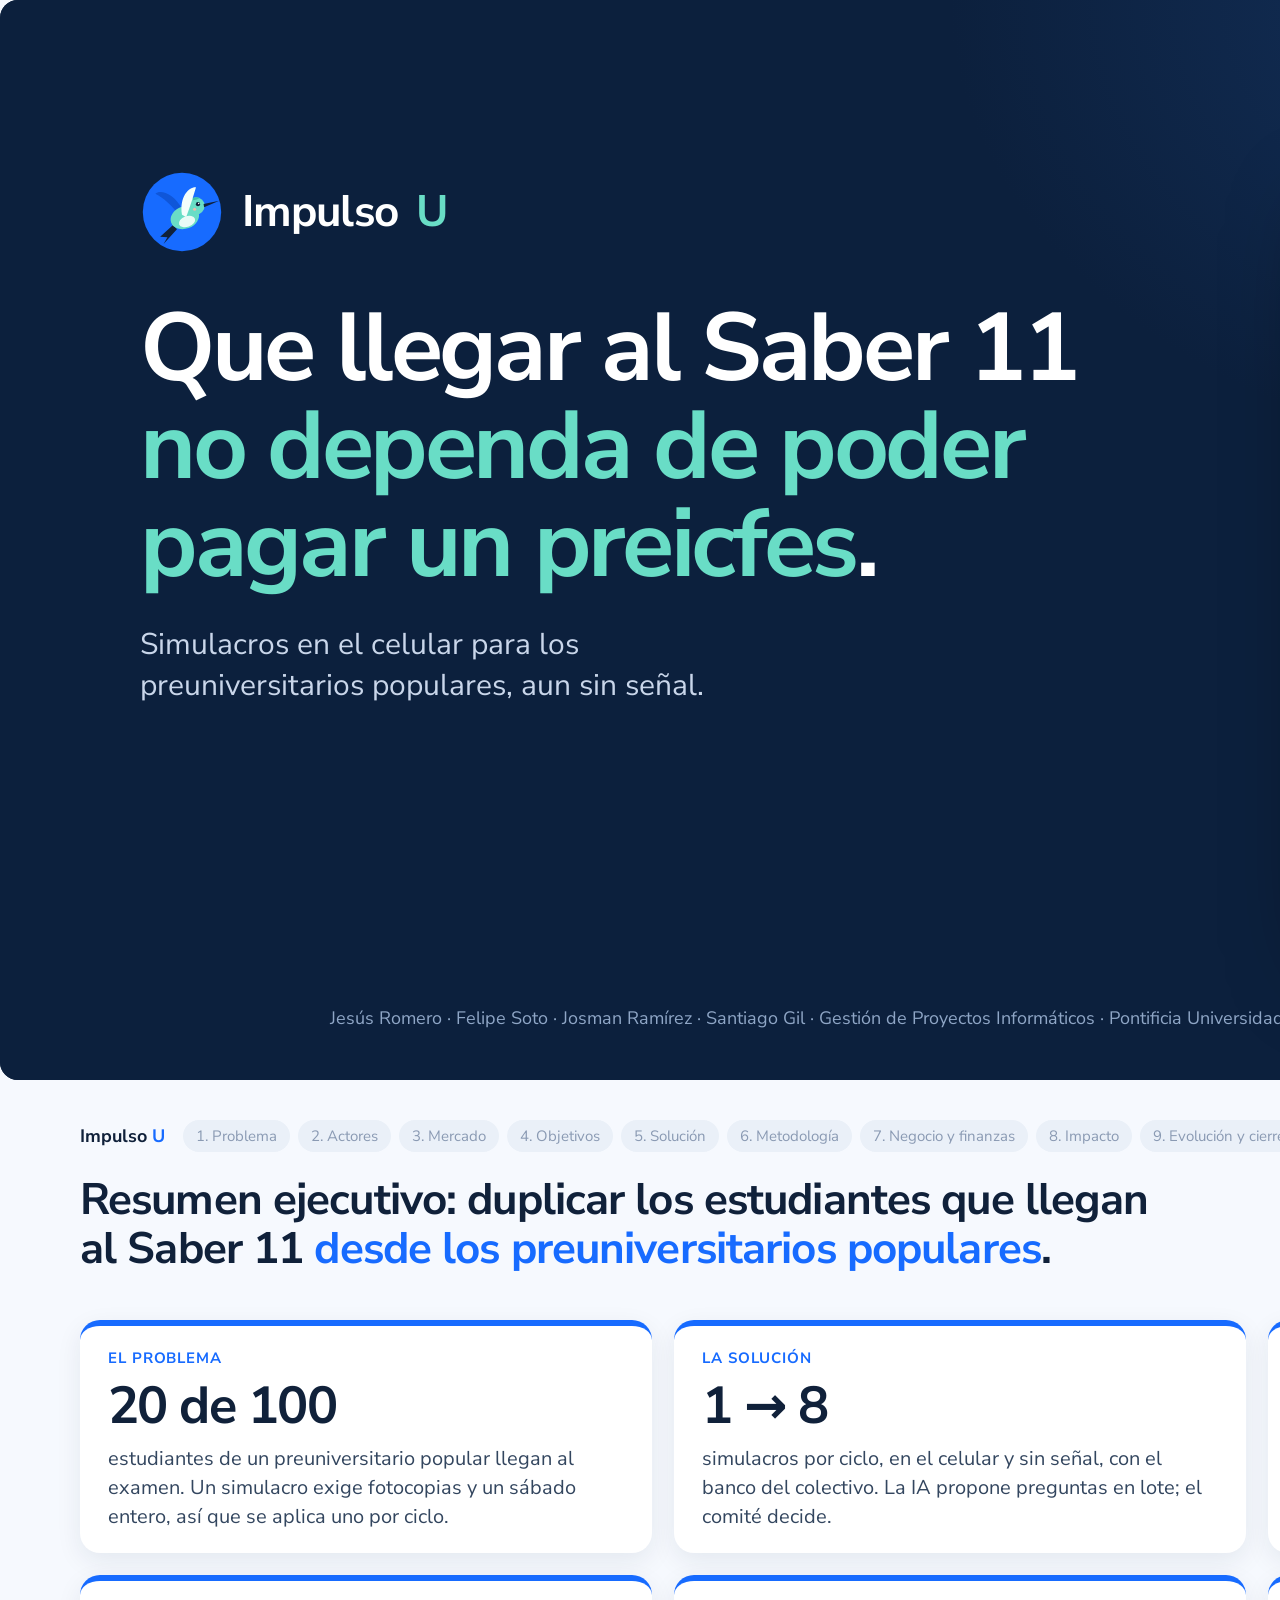
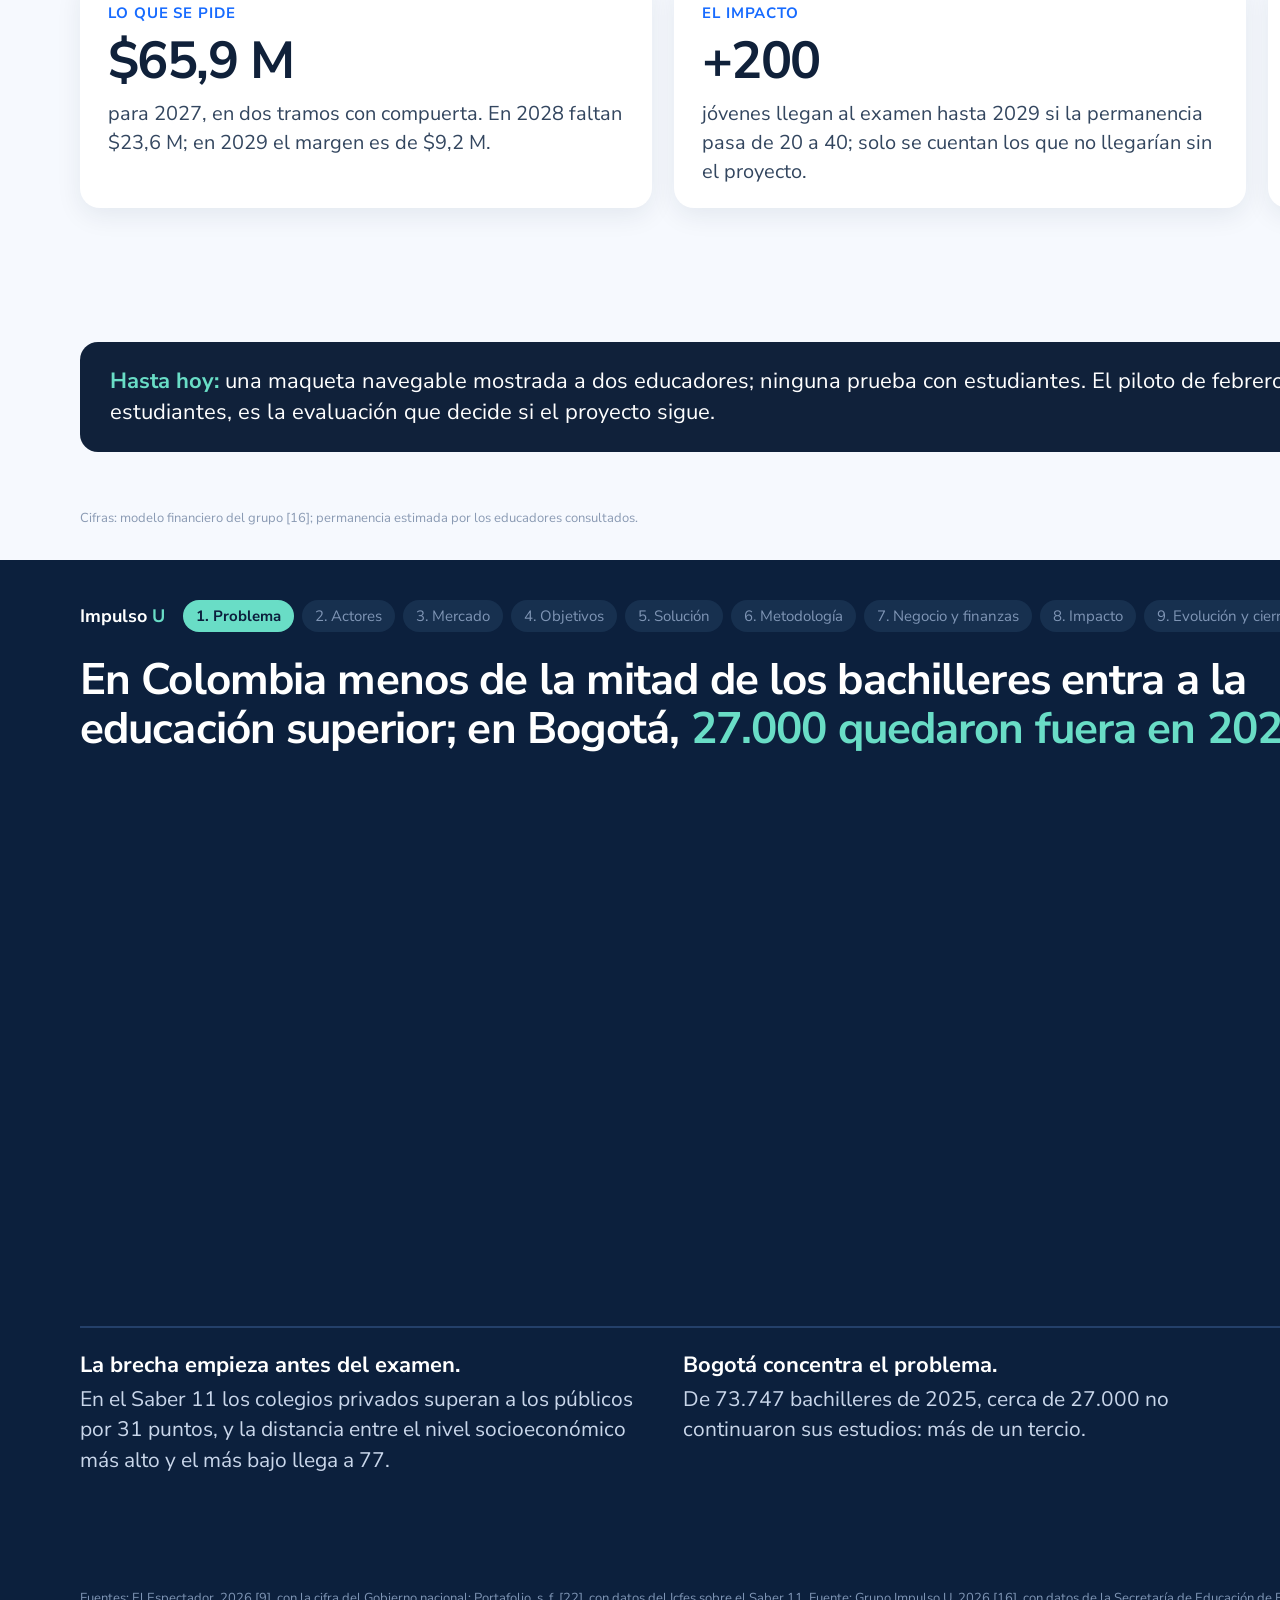
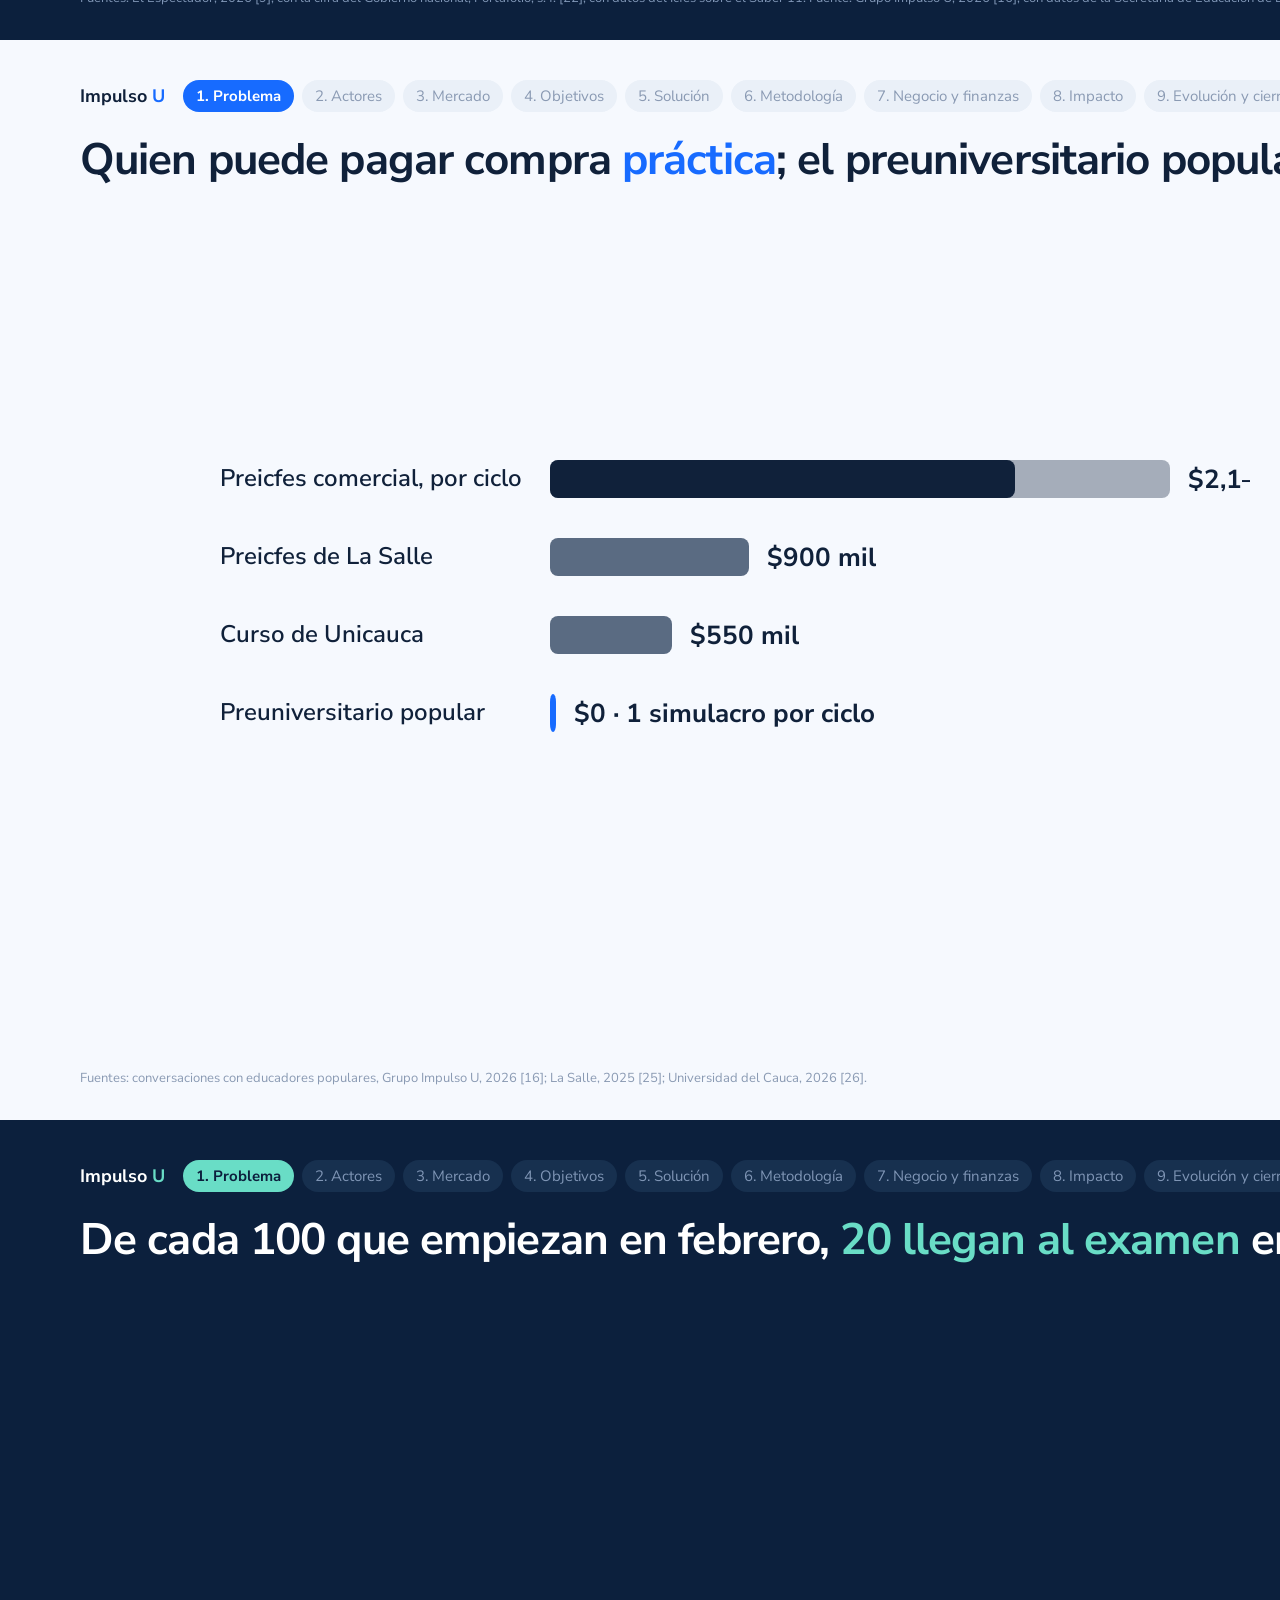
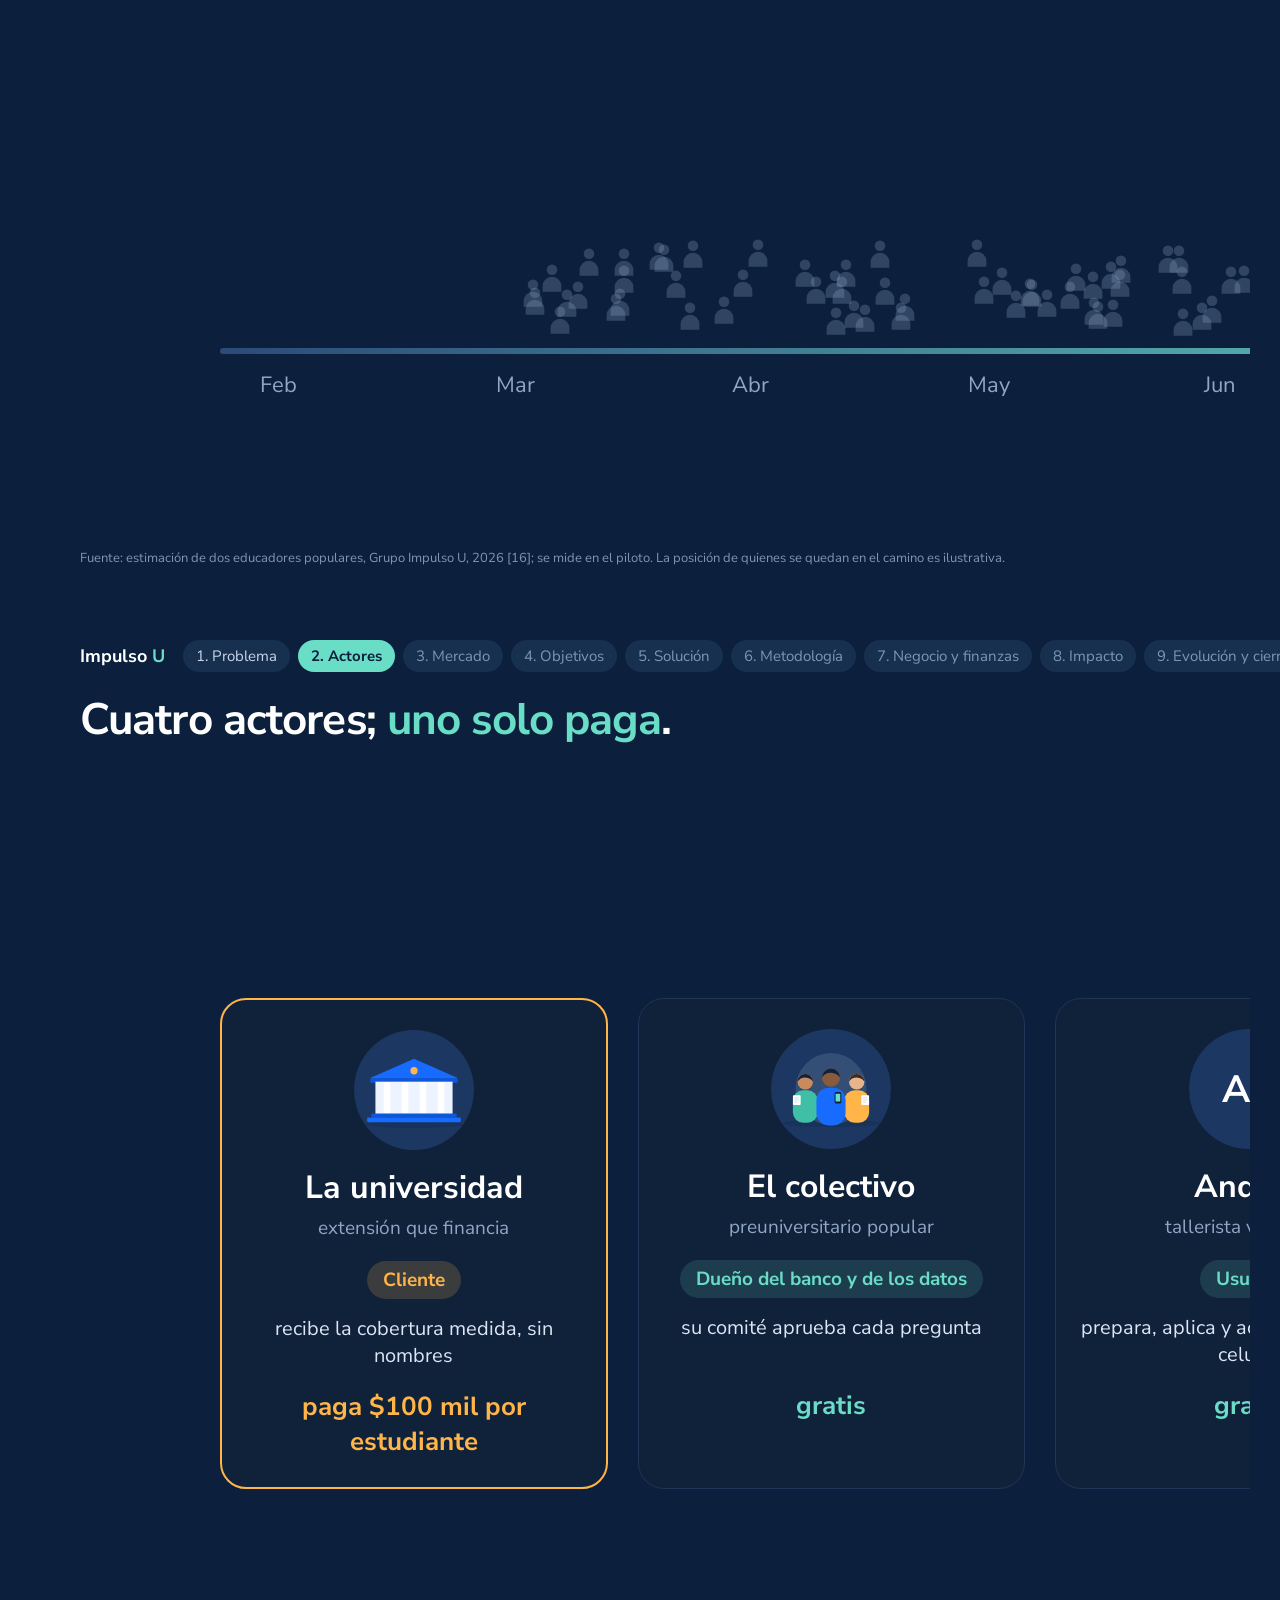
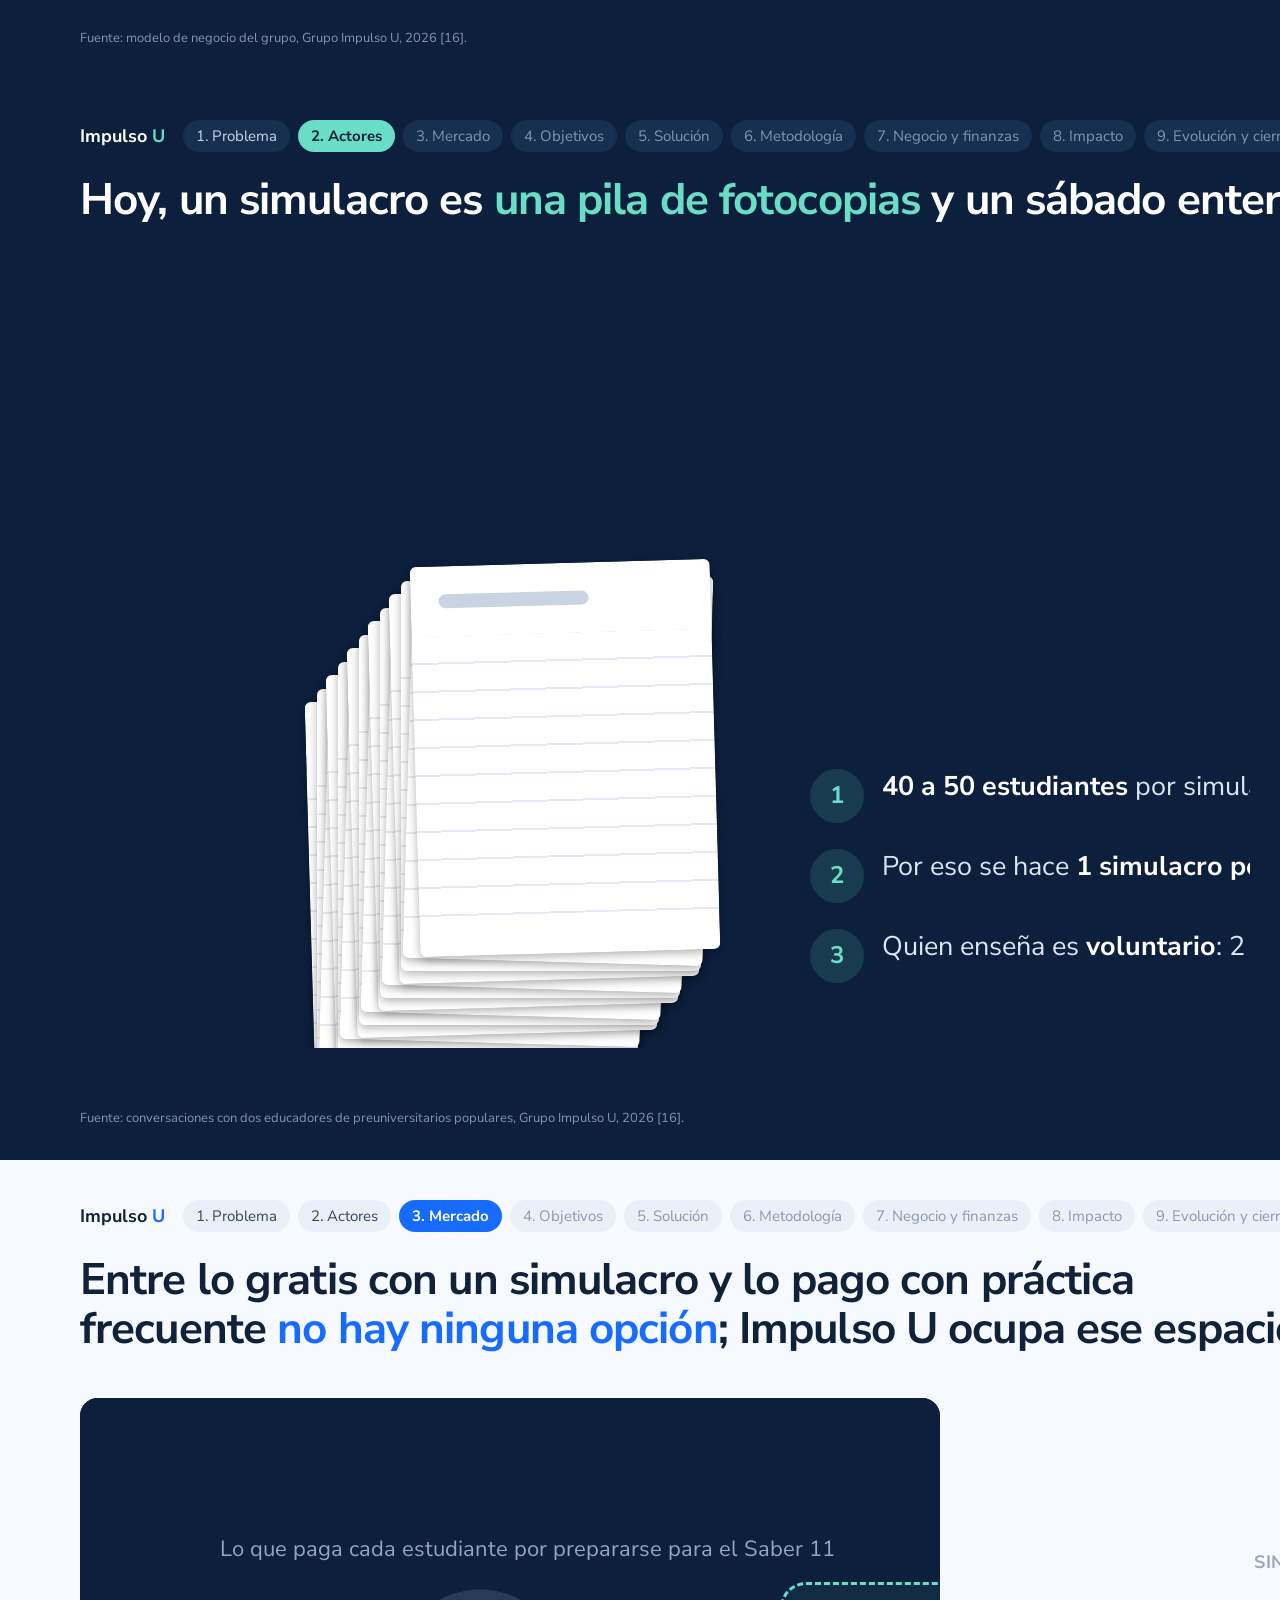
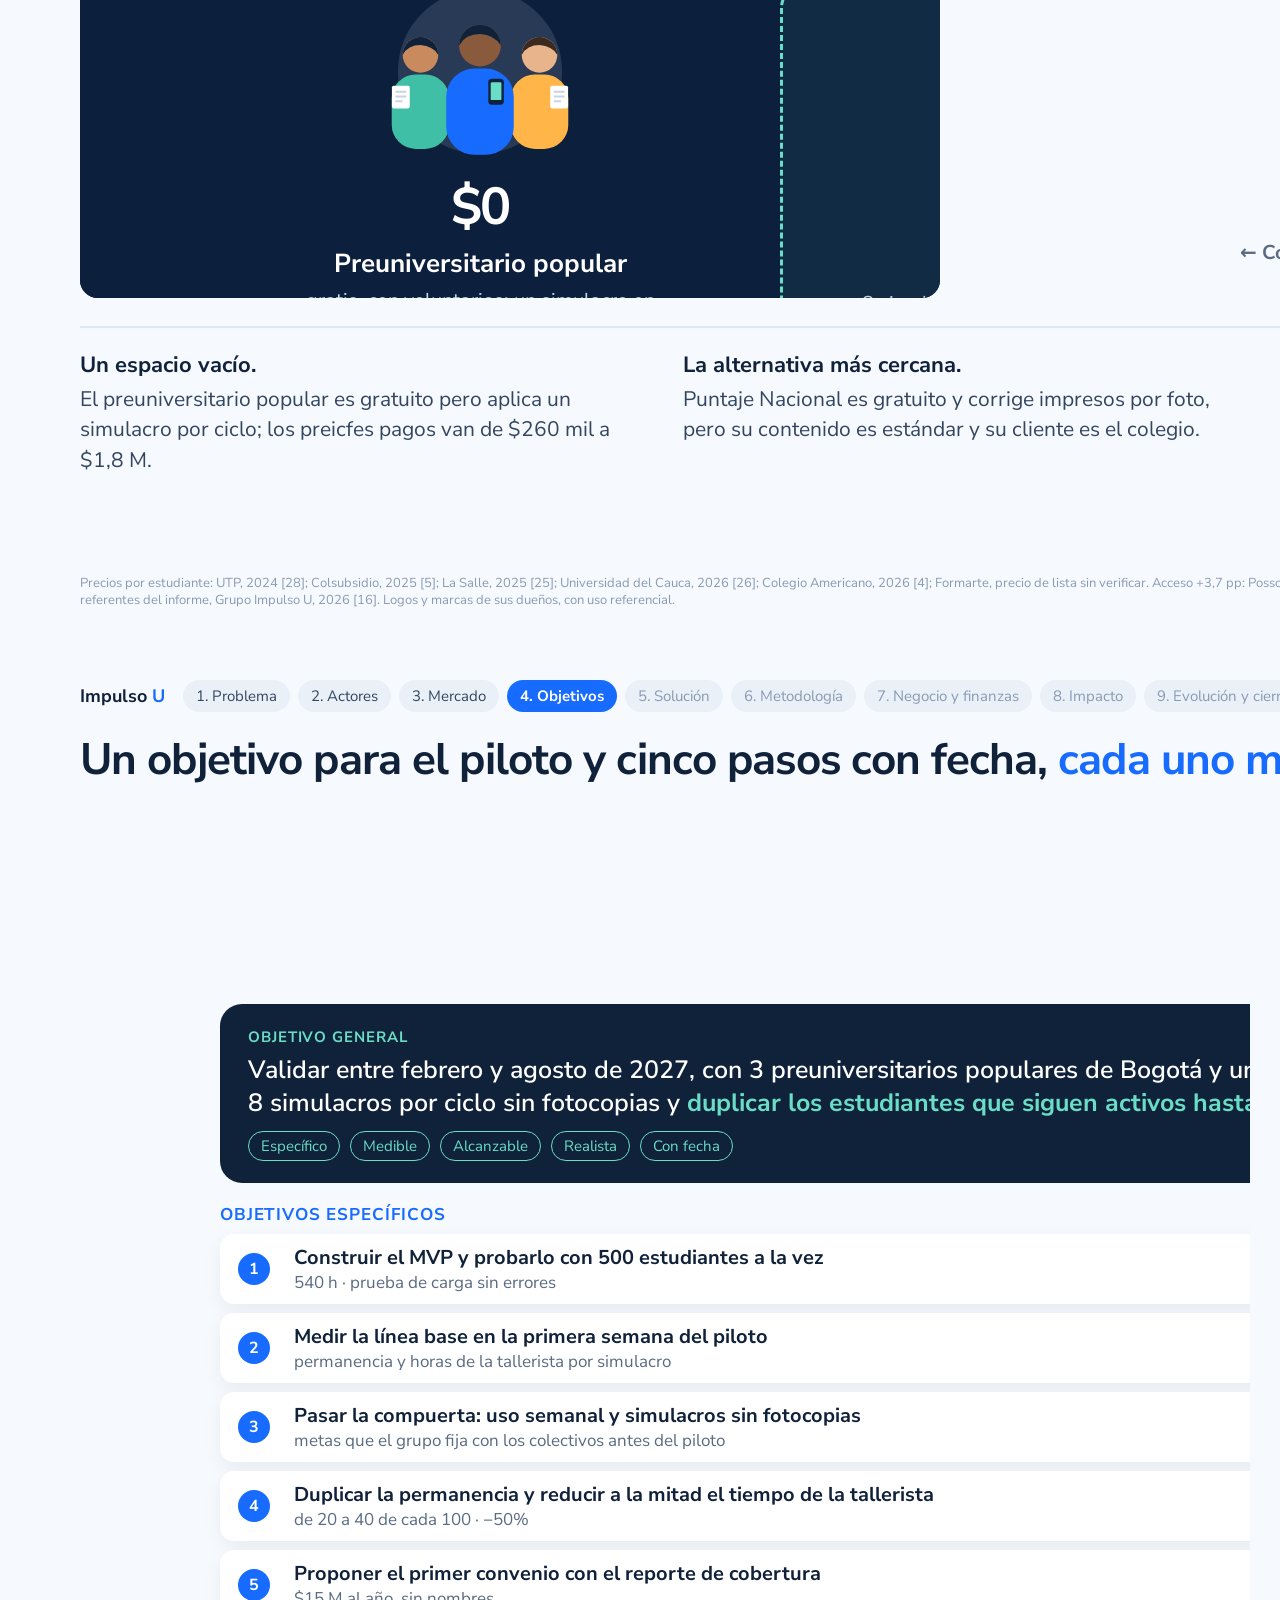
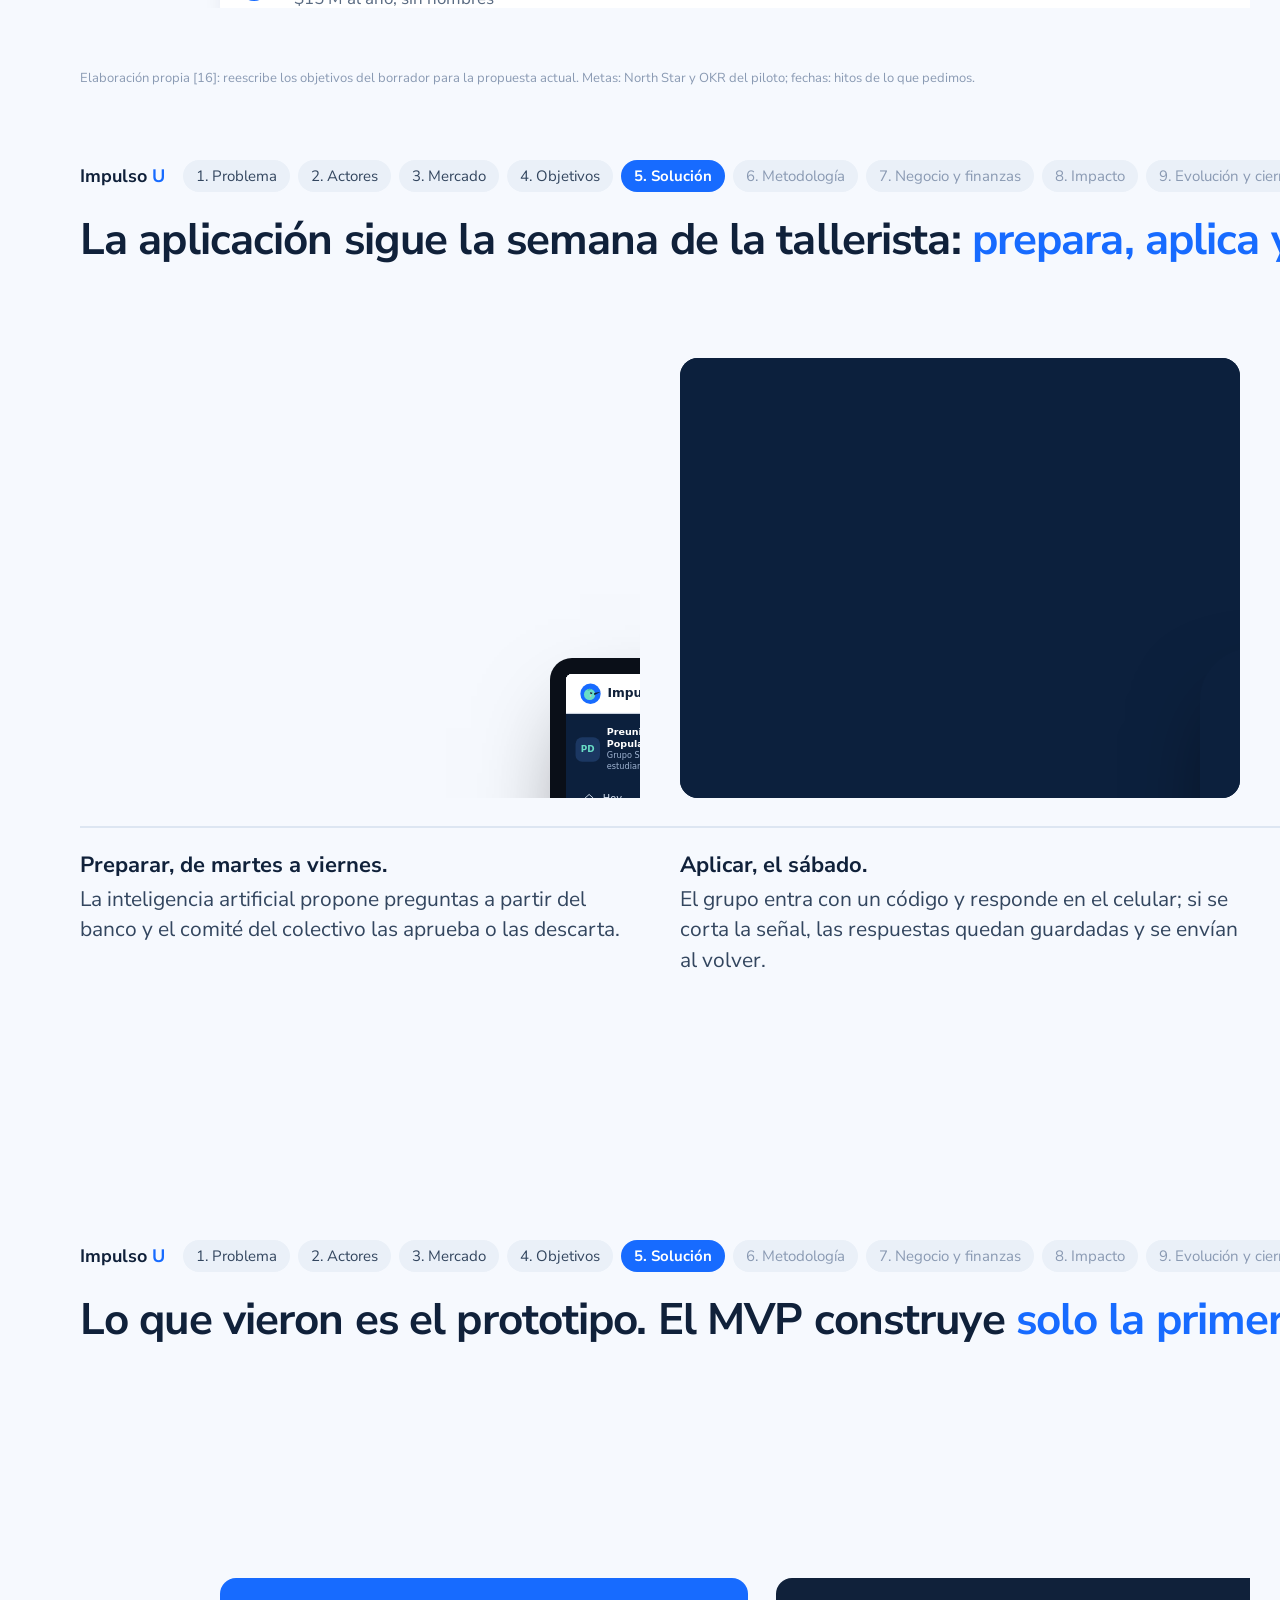
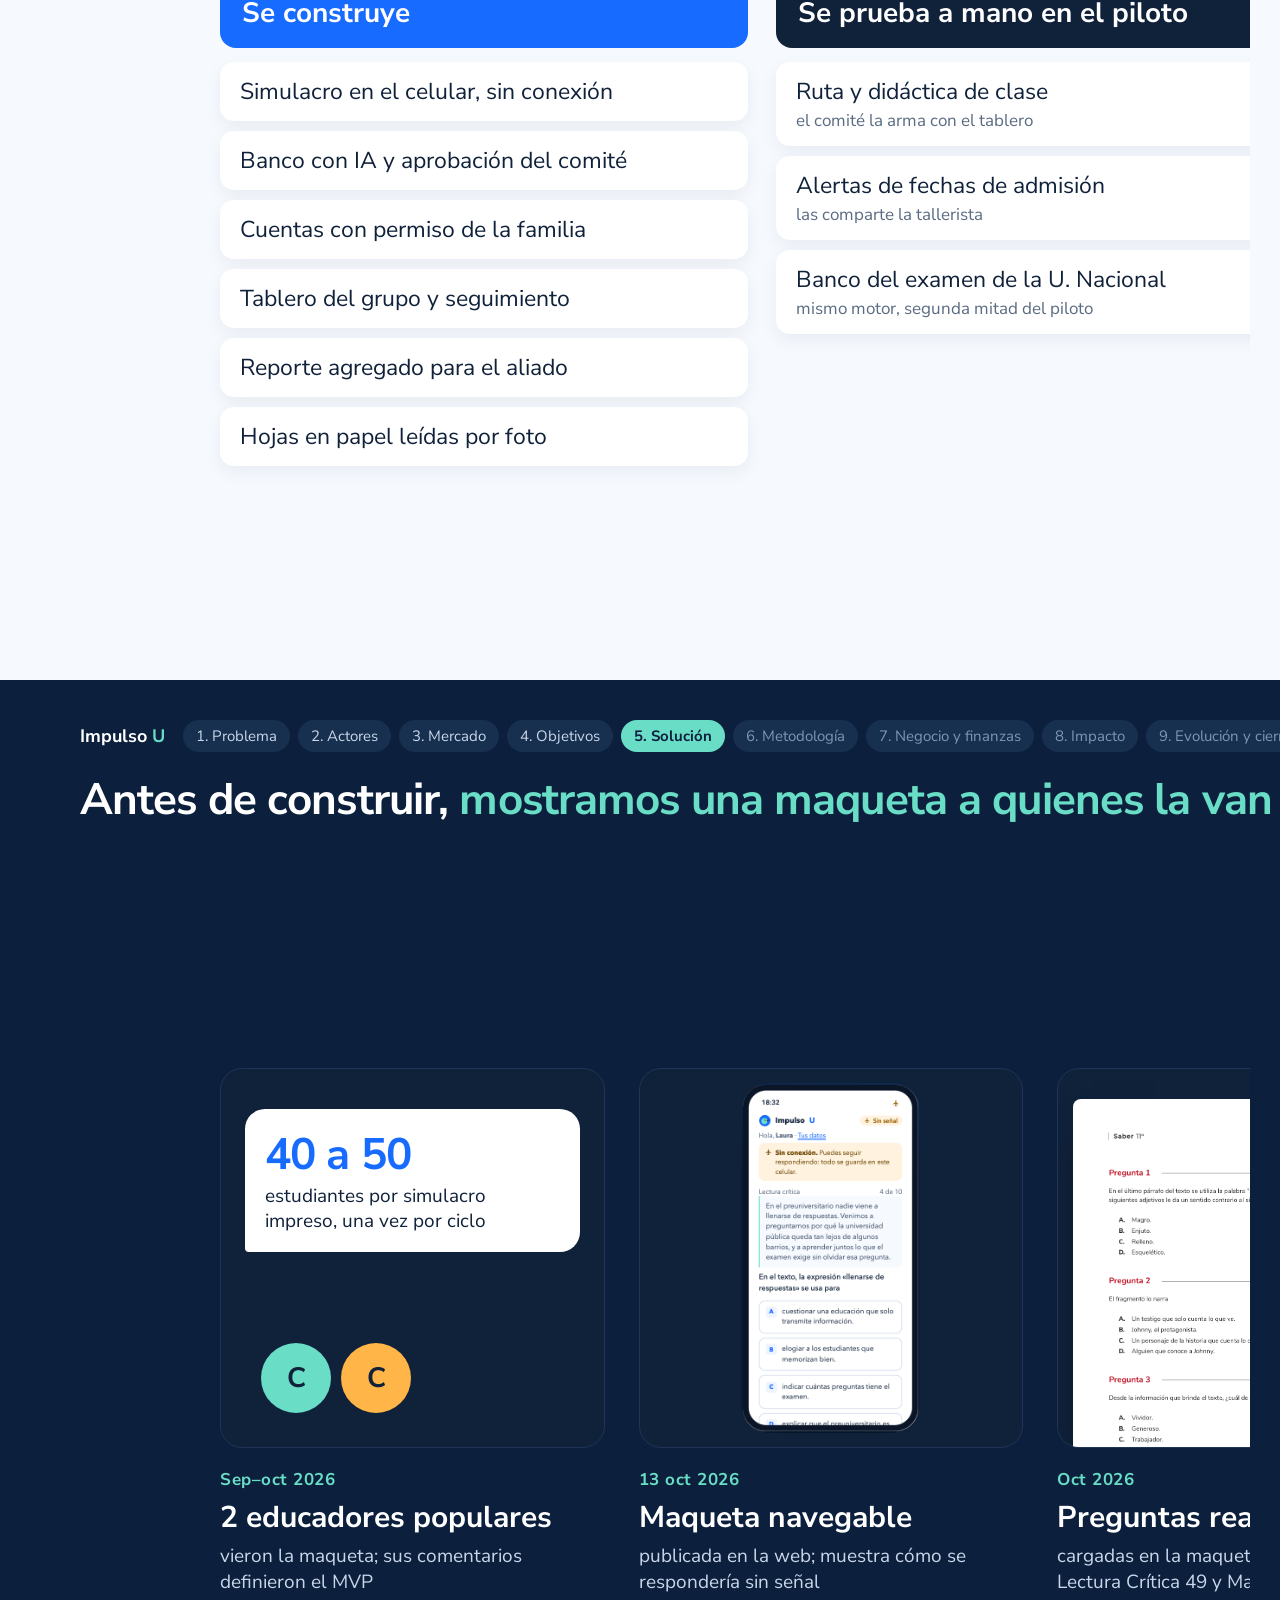
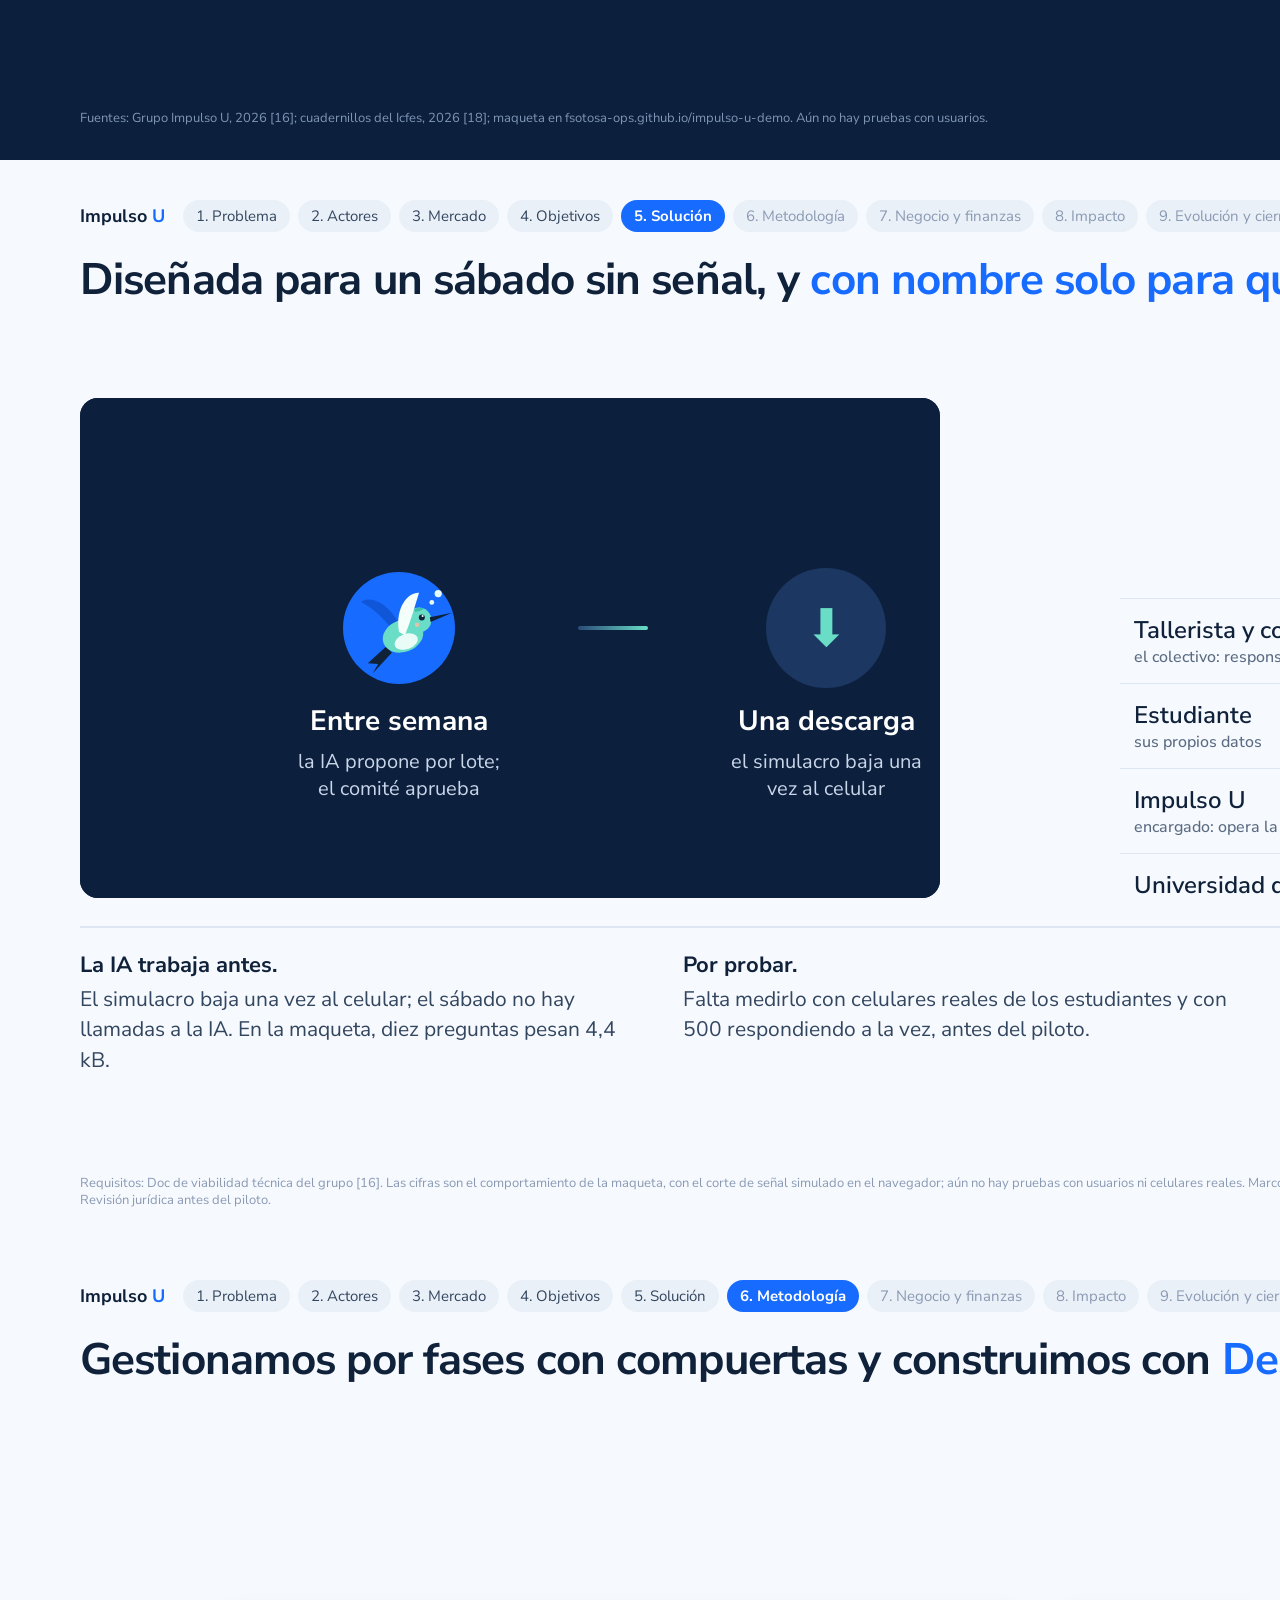
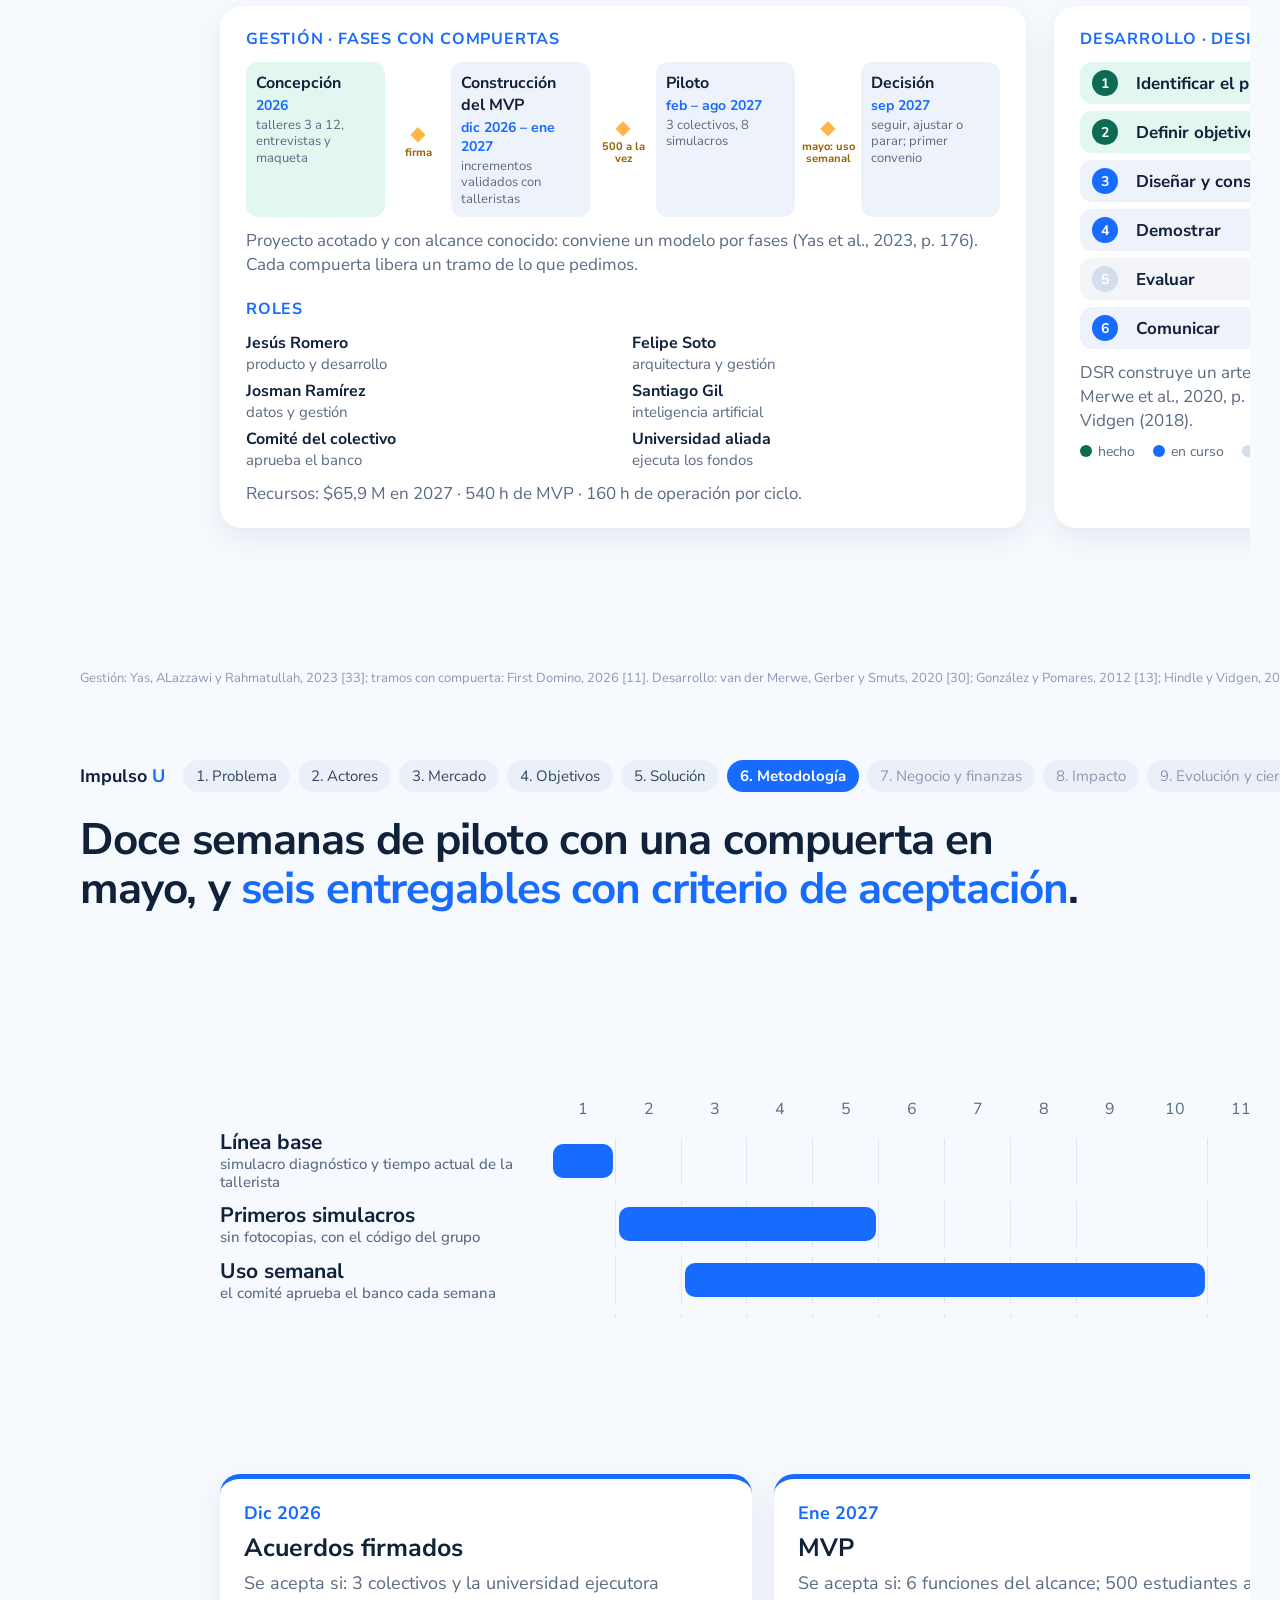
<file: vivo/informe.html>
<!doctype html>
<html lang="es"><head><meta charset="utf-8"><title>Impulso U · Informe final</title>
<link rel="stylesheet" href="https://fonts.googleapis.com/css2?family=Nunito+Sans:wght@400;600;700&display=swap">
<link rel="stylesheet" href="figuras-doc.css?v=1795049719"><link rel="stylesheet" href="deck.css?v=1795049719"><style>
@page { size: 1920px 1080px; margin: 0; }
html, body.informe { width: 1920px; margin: 0; transform: none !important; overflow-x: hidden; overflow-y: visible; background: #fff; height: auto; }
@media print { html, body.informe { width: 1920px !important; overflow: hidden !important; } }
body.informe { position: static; }
.hoja { position: relative; width: 1920px; height: 1080px; overflow: hidden; page-break-after: always; break-after: page; background: var(--fondo-c); color: var(--tinta-c); }
.hoja.osc { background: var(--fondo-o); color: #fff; }
.hoja.osc h1 em { color: var(--menta) !important; }
.exh section.lam:not(.clara) { background: var(--fondo-o) !important; }
.osc .trk span { background: #17304F; color: #7F95B5; } .osc .trk span.hecho { color: #C9D6EA; } .osc .trk span.act { background: var(--menta); color: #0C1F3D; }
.osc .trk .marca { background: none; color: #fff; } .osc .trk .marca b { color: var(--menta); }
.osc h1 em { color: var(--menta); } .osc .lect { color: #C9D6EA; } .osc .lect b { color: #fff; } .osc .lect.lado { border-color: var(--menta); }
.osc .lect.abajo { border-color: #24406A; } .osc .pie { color: #7F95B5; } .osc .pie .n { color: #fff; }
.trk { position: absolute; left: 80px; top: 40px; right: 80px; display: flex; gap: 8px; align-items: center; font-size: 15px; }
.trk span { padding: 6px 13px; border-radius: 999px; background: #EAF0F8; color: #8A9AB3; white-space: nowrap; }
.trk span.hecho { color: #33465F; }
.trk span.act { background: var(--azul); color: #fff; font-weight: 700; }
.trk .marca { margin-right: 10px; background: none; padding: 0; color: var(--tinta-c); font-weight: 700; font-size: 18px; }
.trk .marca b { color: var(--azul); }
.hoja h1 { position: absolute; left: 80px; top: 96px; width: 1700px; margin: 0; font-size: 44px; line-height: 1.12; letter-spacing: -.02em; font-weight: 700; text-wrap: balance; }
.hoja h1 em { font-style: normal; color: var(--azul); }
.exh { position: absolute; overflow: clip; contain: strict; }
.hoja { contain: paint; overflow: clip; }
.exh.panel { border-radius: 18px; background: var(--fondo-o); }
.exh .esc { transition: none; }
.exh .esc { position: absolute; left: 0; top: 0; width: 1920px; height: 1080px; transform-origin: 0 0; }
.exh section.lam { opacity: 1 !important; visibility: visible !important; transition: none !important; }
.exh section.lam * { transition: none !important; animation-delay: 0s !important; }
.exh .kick, .exh .tit, .exh .fuente, .exh .firma, .exh .num-l, .exh .hilo-fin, .exh .cab-app, .exh .bajada { display: none !important; }
.lect.abajo { border-top: 2px solid #DDE6F2; padding-top: 22px; }
.lect { position: absolute; font-size: 21px; line-height: 1.45; color: #33465F; }
.lect h3 { margin: 0 0 16px; font-size: 15px; font-weight: 700; letter-spacing: .07em; text-transform: uppercase; color: var(--azul); }
.lect p { margin: 0 0 18px; break-inside: avoid; }
.lect b { display: block; color: var(--tinta-c); font-size: 22px; margin-bottom: 2px; }
.lect.lado { left: 1300px; top: 238px; width: 540px; border-left: 3px solid var(--azul); padding-left: 28px; }
.lect.abajo { left: 80px; right: 80px; display: grid; gap: 50px; }
.pie { position: absolute; left: 80px; right: 80px; bottom: 30px; display: flex; justify-content: space-between; gap: 50px; font-size: 13px; line-height: 1.35; color: #8A9AB3; }
.pie .n { white-space: nowrap; font-weight: 700; color: var(--tinta-c); font-size: 15px; }
.pie a { color: inherit; }
.portada .exh { left: 0; top: 0; width: 1920px; height: 1080px; }
.portada .exh section.lam { background: radial-gradient(1100px 760px at 85% 0%, #14325E 0%, var(--fondo-o) 62%) !important; }
.portada .exh .tit, .portada .exh .kick, .portada .exh .firma, .portada .exh .bajada { display: revert !important; }
.portada .etq { position: absolute; right: 80px; top: 60px; z-index: 5; font-size: 22px; font-weight: 700; color: var(--menta); letter-spacing: .04em; text-transform: uppercase; }
.rex { position: absolute; left: 80px; right: 80px; top: 240px; display: grid; grid-template-columns: repeat(3, 1fr); gap: 22px; }
.rex div { background: #fff; border-radius: 20px; padding: 22px 28px; box-shadow: 0 8px 26px rgba(16,33,58,.08); font-size: 20px; line-height: 1.45; color: #33465F; border-top: 6px solid var(--azul); }
.rex span { display: block; font-size: 15px; font-weight: 700; text-transform: uppercase; letter-spacing: .06em; color: var(--azul); }
.rex strong { display: block; font-size: 52px; letter-spacing: -.03em; color: var(--tinta-c); margin: 10px 0 12px; line-height: 1; }
.rex-pie { position: absolute; left: 80px; right: 80px; top: 862px; background: var(--sup-o); color: #fff; border-radius: 18px; padding: 24px 30px; font-size: 22px; line-height: 1.4; }
.rex-pie b { color: var(--menta); }
.conc { position: absolute; left: 80px; right: 80px; top: 250px; display: grid; grid-template-columns: repeat(3, 1fr); gap: 26px; }
.conc > div { background: #fff; border-radius: 20px; padding: 28px 30px; box-shadow: 0 8px 26px rgba(16,33,58,.08); font-size: 20px; line-height: 1.45; color: #33465F; }
.conc h3 { margin: 0 0 14px; font-size: 26px; color: var(--tinta-c); }
.conc ul { margin: 0; padding-left: 22px; } .conc li { margin-bottom: 12px; }
.conc .c-ok { border-top: 6px solid #0E6B53; } .conc .c-no { border-top: 6px solid #E06A5F; } .conc .c-pil { border-top: 6px solid var(--azul); }
.refs-h { position: absolute; left: 80px; right: 80px; top: 220px; bottom: 80px; }
.refs-h ol { margin: 0; padding-left: 26px; columns: 3; column-gap: 40px; font-size: 12.4px; line-height: 1.3; color: #33465F; }
.refs-h li { break-inside: avoid; margin-bottom: 5px; overflow-wrap: anywhere; }
.refs-h a { color: var(--azul); text-decoration: none; }
</style></head>
<body class="informe"><div style="display:none"><svg width="0" height="0" style="position:absolute"><symbol id="i-screen" viewBox="0 0 24 24"><rect x="3" y="4" width="18" height="12" rx="2"/><path d="M8 20h8M12 16v4"/></symbol><symbol id="i-tablet" viewBox="0 0 24 24"><rect x="5" y="3" width="14" height="18" rx="2"/><path d="M11 18h2"/></symbol><symbol id="i-phone" viewBox="0 0 24 24"><rect x="7.5" y="2.5" width="9" height="19" rx="2"/><path d="M11 18.5h2"/></symbol><symbol id="i-flag" viewBox="0 0 24 24"><path d="M5 21V4M5 4h11l-2 4 2 4H5"/></symbol><symbol id="i-bulb" viewBox="0 0 24 24"><path d="M9 18h6M10 21h4M8 14a6 6 0 1 1 8 0c-1 1-1.5 2-1.5 3h-5c0-1-.5-2-1.5-3z"/></symbol><symbol id="i-flask" viewBox="0 0 24 24"><path d="M9 3h6M10 3v6l-5 9a2 2 0 0 0 1.8 3h10.4A2 2 0 0 0 19 18l-5-9V3M7.5 14h9"/></symbol><symbol id="i-eye" viewBox="0 0 24 24"><path d="M2 12s3.5-7 10-7 10 7 10 7-3.5 7-10 7S2 12 2 12z"/><circle cx="12" cy="12" r="3"/></symbol><symbol id="i-mountain" viewBox="0 0 24 24"><path d="M3 20l6-10 4 6 2.5-3.5L21 20z"/><path d="M15 5v4M15 5h4l-1 1 1 1h-4"/></symbol><symbol id="i-medal" viewBox="0 0 24 24"><circle cx="12" cy="14" r="5"/><path d="M8.5 3l2.5 6.5M15.5 3L13 9.5M11 14l1-1v4"/></symbol><symbol id="i-play" viewBox="0 0 24 24"><circle cx="12" cy="12" r="9"/><path d="M10 8.5l5 3.5-5 3.5z"/></symbol><symbol id="i-cap" viewBox="0 0 24 24"><path d="M2 9l10-5 10 5-10 5z"/><path d="M6 11v5c3 2 9 2 12 0v-5"/></symbol><symbol id="i-star" viewBox="0 0 24 24"><path d="M12 3l2.7 5.6 6.1.9-4.4 4.3 1 6.1L12 17l-5.4 2.9 1-6.1L3.2 9.5l6.1-.9z"/></symbol><symbol id="i-users" viewBox="0 0 24 24"><circle cx="9" cy="8" r="3"/><circle cx="17" cy="9" r="2.5"/><path d="M3 19c0-3 3-5 6-5s6 2 6 5M15 14.5c3 0 5.5 1.5 5.5 4"/></symbol><symbol id="i-shield" viewBox="0 0 24 24"><path d="M12 3l7 3v6c0 4.5-3 7.5-7 9-4-1.5-7-4.5-7-9V6z"/><path d="M9 12l2 2 4-4"/></symbol><symbol id="i-books" viewBox="0 0 24 24"><path d="M4 4h4v16H4zM10 4h4v16h-4zM15.5 5l3.8-1 3 15-3.8 1z"/></symbol><symbol id="i-chat" viewBox="0 0 24 24"><path d="M4 5h16v11H9l-5 4z"/><path d="M8 9.5h8M8 12.5h5"/></symbol><symbol id="i-chart" viewBox="0 0 24 24"><path d="M4 20V4M4 20h16M8 16v-4M12 16V8M16 16v-6"/></symbol><symbol id="i-route" viewBox="0 0 24 24"><circle cx="6" cy="18" r="2"/><circle cx="18" cy="6" r="2"/><path d="M8 18h6a3 3 0 0 0 0-6h-4a3 3 0 0 1 0-6h6"/></symbol><symbol id="i-cloud" viewBox="0 0 24 24"><path d="M7 18h10a4 4 0 0 0 .5-8A6 6 0 0 0 6 9.5 4.3 4.3 0 0 0 7 18z"/></symbol><symbol id="i-download" viewBox="0 0 24 24"><path d="M12 4v11M7.5 10.5L12 15l4.5-4.5M5 20h14"/></symbol><symbol id="i-sync" viewBox="0 0 24 24"><path d="M20 12a8 8 0 0 1-14 5.3M4 12A8 8 0 0 1 18 6.7"/><path d="M18 3v4h-4M6 21v-4h4"/></symbol><symbol id="i-lock" viewBox="0 0 24 24"><rect x="5" y="11" width="14" height="9" rx="2"/><path d="M8 11V8a4 4 0 0 1 8 0v3"/></symbol><symbol id="i-gauge" viewBox="0 0 24 24"><path d="M4 17a8 8 0 1 1 16 0"/><path d="M12 17l4-5"/></symbol><symbol id="i-key" viewBox="0 0 24 24"><circle cx="8" cy="15" r="4"/><path d="M11 12l9-9M17 6l3 3M15 8l2 2"/></symbol><symbol id="i-wifioff" viewBox="0 0 24 24"><path d="M3 3l18 18M8.5 16.5a5 5 0 0 1 7 0M5 13a10 10 0 0 1 5-2.7M14 10.3A10 10 0 0 1 19 13M2 9.5a15 15 0 0 1 5-2.8M12 6a15 15 0 0 1 10 3.5"/><circle cx="12" cy="20" r="0.8"/></symbol></svg></div><div class="hoja portada"><div class="exh panel" style="left:0px;top:0px;width:1920px;height:1080px"><div class="esc"><section class="lam " id="portada" data-escena="portada">
  <div style="position:absolute;left:140px;top:170px;width:980px">
    <div class="a marca-p" style="--i:0"><img src="img/colibri-amable.svg" alt="">Impulso <span>U</span></div>
    <div class="a" style="--i:1;font-size:96px;font-weight:700;letter-spacing:-.035em;line-height:1.02;margin-top:46px">Que llegar al Saber 11 <span style="color:var(--menta)">no dependa de poder pagar un preicfes</span>.</div>
    <div class="bajada a" style="--i:2;font-size:30px;color:#C9D6EA;margin-top:30px;max-width:34ch">Simulacros en el celular para los preuniversitarios populares, aun sin señal.</div>
  </div>
  <div class="tel" data-app="tel" data-ruta="#/estudiante" style="left:1300px;top:150px;height:800px;width:406px"></div>
  <div class="a pie-p" style="--i:3">Jesús Romero · Felipe Soto · Josman Ramírez · Santiago Gil · Gestión de Proyectos Informáticos · Pontificia Universidad Javeriana · noviembre de 2026</div></section></div></div><div class="etq">Informe final del proyecto</div></div><div class="hoja"><div class="trk"><span class="marca">Impulso <b>U</b></span><span class="">1. Problema</span><span class="">2. Actores</span><span class="">3. Mercado</span><span class="">4. Objetivos</span><span class="">5. Solución</span><span class="">6. Metodología</span><span class="">7. Negocio y finanzas</span><span class="">8. Impacto</span><span class="">9. Evolución y cierre</span></div><h1>Resumen ejecutivo: duplicar los estudiantes que llegan al Saber 11 <em>desde los preuniversitarios populares</em>.</h1><div class="rex"><div><span>El problema</span><strong>20 de 100</strong>estudiantes de un preuniversitario popular llegan al examen. Un simulacro exige fotocopias y un sábado entero, así que se aplica uno por ciclo.</div><div><span>La solución</span><strong>1 → 8</strong>simulacros por ciclo, en el celular y sin señal, con el banco del colectivo. La IA propone preguntas en lote; el comité decide.</div><div><span>El modelo</span><strong>$100 mil</strong>por estudiante paga la extensión universitaria, a cambio de cobertura medida sin nombres. Colectivo y estudiantes no pagan.</div><div><span>Lo que se pide</span><strong>$65,9 M</strong>para 2027, en dos tramos con compuerta. En 2028 faltan $23,6 M; en 2029 el margen es de $9,2 M.</div><div><span>El impacto</span><strong>+200</strong>jóvenes llegan al examen hasta 2029 si la permanencia pasa de 20 a 40; solo se cuentan los que no llegarían sin el proyecto.</div><div><span>El riesgo principal</span><strong>Precio</strong>y forma de pago: con 2 convenios o si la universidad paga solo por activos, 2029 queda en pérdida. Es lo primero que valida el piloto.</div></div><div class="rex-pie"><b>Hasta hoy:</b> una maqueta navegable mostrada a dos educadores; ninguna prueba con estudiantes. El piloto de febrero a agosto de 2027, con 3 colectivos y unos 150 estudiantes, es la evaluación que decide si el proyecto sigue.</div><div class="pie"><span>Cifras: modelo financiero del grupo [16]; permanencia estimada por los educadores consultados.</span><span class="n">2</span></div></div><div class="hoja osc"><div class="trk"><span class="marca">Impulso <b>U</b></span><span class="act">1. Problema</span><span class="">2. Actores</span><span class="">3. Mercado</span><span class="">4. Objetivos</span><span class="">5. Solución</span><span class="">6. Metodología</span><span class="">7. Negocio y finanzas</span><span class="">8. Impacto</span><span class="">9. Evolución y cierre</span></div><h1>En Colombia menos de la mitad de los bachilleres entra a la educación superior; en Bogotá, <em>27.000 quedaron fuera en 2025</em>.</h1><div class="exh" style="left:80px;top:238px;width:860px;height:500px"><div class="esc"><section class="lam " id="pais">
  <div class="dos" style="grid-template-columns:760px 1fr">
    <div>
      <div class="kick a">El problema, en el país</div>
      <div class="tit a" style="--i:1;font-size:62px">En Colombia, <em>menos de la mitad</em> de los bachilleres entra a la educación superior.</div>
      <div class="bajada a" style="--i:2">Y la brecha empieza antes: en el Saber 11 de 2025, los colegios privados superaron a los públicos por 31 puntos, y el nivel socioeconómico más alto al más bajo, por 77.</div>
    </div>
    <div class="a mapa-caja" style="--i:2"><svg class="mapa" width="480" height="660" viewBox="0 0 480 660"><path d="M304.2 22.6L301.0 24.2L288.5 28.0L276.8 32.9L259.8 52.2L254.8 57.7L248.1 67.6L240.2 88.6L237.6 104.7L232.3 114.0L226.2 123.2L223.4 128.3L230.2 128.3L235.6 125.7L239.4 130.6L243.7 130.6L248.7 141.9L256.6 156.2L261.9 164.2L263.2 172.1L259.8 176.9L258.8 185.1L258.8 194.4L261.8 198.7L269.1 200.5L274.0 211.3L281.6 215.6L292.3 213.8L308.2 215.8L316.3 215.3L327.1 211.6L335.1 213.6L341.0 216.2L348.9 217.1L352.6 217.6L366.6 235.1L378.4 249.4L381.7 248.9L385.2 250.8L392.2 247.4L406.1 248.5L429.6 246.9L440.8 243.3L452.3 245.2L456.1 250.0L456.0 257.5L449.8 266.3L447.3 276.6L442.1 283.6L442.5 297.1L440.9 313.8L443.4 318.9L443.8 326.1L448.6 339.3L452.9 344.5L461.0 355.2L462.0 358.7L460.7 360.7L441.8 377.8L440.8 381.7L448.3 381.4L451.2 382.7L453.6 386.3L459.3 391.0L464.7 396.1L466.9 400.0L468.2 407.5L470.2 411.1L471.2 415.5L475.2 425.8L476.3 430.4L479.3 438.5L479.6 443.9L471.5 445.4L471.2 436.9L469.9 424.9L462.1 411.9L458.8 408.5L455.0 408.8L450.6 411.7L442.5 421.4L437.8 423.1L434.0 421.5L430.1 414.9L426.6 414.8L425.2 419.2L428.3 424.2L417.8 424.2L399.2 424.2L383.1 424.2L377.1 422.7L372.9 422.2L366.6 423.6L362.2 424.6L362.2 440.5L364.2 449.6L367.5 450.4L373.3 450.1L377.1 450.4L379.8 451.0L383.4 450.7L386.9 454.2L389.4 458.1L389.2 462.5L389.4 465.1L389.6 466.9L387.4 467.3L384.5 467.5L382.8 466.4L380.3 465.9L377.1 463.4L373.4 464.6L370.6 466.2L367.3 466.6L363.9 468.2L359.2 469.0L354.1 469.4L353.7 484.8L353.5 497.8L359.4 504.9L366.2 510.2L370.7 512.5L372.0 516.1L372.0 519.3L371.6 522.5L373.0 525.5L374.3 528.6L376.4 530.6L378.3 533.0L378.0 535.5L380.0 539.6L378.6 548.6L375.7 562.6L371.9 583.9L366.9 611.7L362.2 637.2L358.4 658.6L355.5 657.1L349.7 652.6L346.9 646.0L342.9 643.4L339.6 644.7L335.4 645.4L327.3 642.1L339.8 622.5L350.4 605.7L353.7 600.4L352.6 597.6L346.6 595.5L341.9 592.4L335.9 589.4L330.7 587.6L320.2 580.1L315.7 580.4L309.1 583.9L301.1 584.7L297.3 582.5L290.3 578.7L285.1 578.1L279.9 582.9L275.2 584.3L268.7 587.3L261.8 588.4L254.2 586.0L251.2 585.8L245.3 587.6L240.2 587.1L235.2 583.8L231.1 579.7L232.9 574.7L230.8 566.8L229.1 563.1L224.1 562.9L218.3 559.4L218.4 553.2L215.1 547.8L211.6 541.8L206.0 540.5L201.2 536.9L196.2 533.0L188.7 530.7L185.2 526.0L184.4 522.7L181.9 515.3L178.1 510.9L174.1 507.0L168.5 504.1L166.7 500.3L163.3 500.2L158.7 498.5L153.5 494.3L150.1 493.9L140.5 493.8L128.3 488.8L120.5 482.5L116.8 478.6L107.1 474.6L103.2 477.3L102.6 482.0L95.6 482.8L90.7 481.6L89.1 482.7L83.1 481.7L75.5 478.3L68.5 478.1L63.2 475.5L61.0 466.5L56.3 465.0L53.4 461.4L47.2 459.6L33.4 453.9L20.3 444.9L13.6 441.5L7.8 435.5L5.4 431.9L2.7 422.9L17.8 422.1L15.6 410.9L17.2 399.0L22.3 394.5L27.0 394.9L35.8 393.8L39.4 391.6L43.2 388.2L45.5 384.4L48.0 383.5L53.6 378.3L52.3 373.2L55.0 371.5L59.4 367.2L63.5 360.0L67.2 354.7L76.9 337.4L73.5 339.4L69.6 338.2L69.1 331.6L63.1 331.5L63.9 326.0L59.4 325.5L62.4 322.0L66.1 318.2L67.6 310.4L67.9 302.8L65.5 291.3L65.2 281.5L58.8 273.1L70.2 263.5L61.4 247.7L62.7 244.0L65.8 234.8L62.7 227.4L56.3 221.6L53.1 216.7L44.5 206.1L49.7 196.0L49.6 188.7L50.4 187.0L52.2 187.8L55.6 192.8L58.7 192.7L65.7 185.5L68.8 179.2L72.2 176.7L68.8 168.1L64.8 161.7L61.1 155.8L64.5 150.0L66.4 150.3L74.9 159.7L82.6 169.7L85.8 172.0L83.4 174.2L84.1 178.0L88.4 178.2L89.0 163.2L85.0 155.3L84.4 151.0L92.2 148.1L114.1 125.4L123.2 118.9L133.7 118.2L133.9 109.9L133.7 102.9L135.4 91.4L136.8 87.0L131.0 90.7L137.1 83.4L141.2 72.2L149.2 65.4L162.0 54.5L180.5 57.2L184.4 57.8L178.9 59.4L180.2 65.2L184.6 64.1L189.7 52.6L192.7 44.1L201.9 44.5L211.2 46.1L248.8 28.6L266.4 21.6L272.0 9.7L278.5 7.8L280.5 4.9L293.3 0.0L306.5 3.9L311.3 15.3L304.2 22.6Z" fill="rgba(255,255,255,.035)" stroke="#2B4B78" stroke-width="2" stroke-linejoin="round"/><circle class="pm entra" style="--d:132ms" cx="305.7" cy="20.4" r="10.6"/><circle class="pm" style="--d:0ms" cx="163.0" cy="55.8" r="10.6"/><circle class="pm entra" style="--d:792ms" cx="203.8" cy="55.8" r="10.6"/><circle class="pm entra" style="--d:198ms" cx="244.6" cy="55.8" r="10.6"/><circle class="pm entra" style="--d:814ms" cx="142.7" cy="91.3" r="10.6"/><circle class="pm" style="--d:0ms" cx="183.4" cy="91.3" r="10.6"/><circle class="pm entra" style="--d:88ms" cx="224.2" cy="91.3" r="10.6"/><circle class="pm" style="--d:0ms" cx="122.3" cy="126.8" r="10.6"/><circle class="pm entra" style="--d:286ms" cx="163.0" cy="126.8" r="10.6"/><circle class="pm" style="--d:0ms" cx="203.8" cy="126.8" r="10.6"/><circle class="pm" style="--d:0ms" cx="101.9" cy="162.2" r="10.6"/><circle class="pm" style="--d:0ms" cx="142.7" cy="162.2" r="10.6"/><circle class="pm entra" style="--d:440ms" cx="183.4" cy="162.2" r="10.6"/><circle class="pm" style="--d:0ms" cx="224.2" cy="162.2" r="10.6"/><circle class="pm entra" style="--d:990ms" cx="81.5" cy="197.7" r="10.6"/><circle class="pm" style="--d:0ms" cx="122.3" cy="197.7" r="10.6"/><circle class="pm" style="--d:0ms" cx="163.0" cy="197.7" r="10.6"/><circle class="pm entra" style="--d:902ms" cx="203.8" cy="197.7" r="10.6"/><circle class="pm" style="--d:0ms" cx="244.6" cy="197.7" r="10.6"/><circle class="pm entra" style="--d:726ms" cx="101.9" cy="233.1" r="10.6"/><circle class="pm" style="--d:0ms" cx="142.7" cy="233.1" r="10.6"/><circle class="pm" style="--d:0ms" cx="183.4" cy="233.1" r="10.6"/><circle class="pm entra" style="--d:264ms" cx="224.2" cy="233.1" r="10.6"/><circle class="pm" style="--d:0ms" cx="264.9" cy="233.1" r="10.6"/><circle class="pm entra" style="--d:44ms" cx="305.7" cy="233.1" r="10.6"/><circle class="pm entra" style="--d:704ms" cx="346.5" cy="233.1" r="10.6"/><circle class="pm" style="--d:0ms" cx="81.5" cy="268.6" r="10.6"/><circle class="pm" style="--d:0ms" cx="122.3" cy="268.6" r="10.6"/><circle class="pm" style="--d:0ms" cx="163.0" cy="268.6" r="10.6"/><circle class="pm entra" style="--d:550ms" cx="203.8" cy="268.6" r="10.6"/><circle class="pm" style="--d:0ms" cx="244.6" cy="268.6" r="10.6"/><circle class="pm" style="--d:0ms" cx="285.3" cy="268.6" r="10.6"/><circle class="pm entra" style="--d:968ms" cx="326.1" cy="268.6" r="10.6"/><circle class="pm" style="--d:0ms" cx="366.8" cy="268.6" r="10.6"/><circle class="pm entra" style="--d:572ms" cx="407.6" cy="268.6" r="10.6"/><circle class="pm" style="--d:0ms" cx="448.4" cy="268.6" r="10.6"/><circle class="pm" style="--d:0ms" cx="101.9" cy="304.1" r="10.6"/><circle class="pm" style="--d:0ms" cx="142.7" cy="304.1" r="10.6"/><circle class="pm" style="--d:0ms" cx="183.4" cy="304.1" r="10.6"/><circle class="pm" style="--d:0ms" cx="224.2" cy="304.1" r="10.6"/><circle class="pm entra" style="--d:748ms" cx="264.9" cy="304.1" r="10.6"/><circle class="pm" style="--d:0ms" cx="305.7" cy="304.1" r="10.6"/><circle class="pm entra" style="--d:1034ms" cx="346.5" cy="304.1" r="10.6"/><circle class="pm" style="--d:0ms" cx="387.2" cy="304.1" r="10.6"/><circle class="pm" style="--d:0ms" cx="428.0" cy="304.1" r="10.6"/><circle class="pm entra" style="--d:66ms" cx="81.5" cy="339.5" r="10.6"/><circle class="pm" style="--d:0ms" cx="122.3" cy="339.5" r="10.6"/><circle class="pm" style="--d:0ms" cx="163.0" cy="339.5" r="10.6"/><circle class="pm" style="--d:0ms" cx="203.8" cy="339.5" r="10.6"/><circle class="pm" style="--d:0ms" cx="244.6" cy="339.5" r="10.6"/><circle class="pm" style="--d:0ms" cx="285.3" cy="339.5" r="10.6"/><circle class="pm" style="--d:0ms" cx="326.1" cy="339.5" r="10.6"/><circle class="pm entra" style="--d:594ms" cx="366.8" cy="339.5" r="10.6"/><circle class="pm" style="--d:0ms" cx="407.6" cy="339.5" r="10.6"/><circle class="pm" style="--d:0ms" cx="448.4" cy="339.5" r="10.6"/><circle class="pm" style="--d:0ms" cx="61.1" cy="375.0" r="10.6"/><circle class="pm entra" style="--d:880ms" cx="101.9" cy="375.0" r="10.6"/><circle class="pm entra" style="--d:836ms" cx="142.7" cy="375.0" r="10.6"/><circle class="pm entra" style="--d:0ms" cx="183.4" cy="375.0" r="10.6"/><circle class="pm entra" style="--d:110ms" cx="224.2" cy="375.0" r="10.6"/><circle class="pm" style="--d:0ms" cx="264.9" cy="375.0" r="10.6"/><circle class="pm" style="--d:0ms" cx="305.7" cy="375.0" r="10.6"/><circle class="pm entra" style="--d:638ms" cx="346.5" cy="375.0" r="10.6"/><circle class="pm entra" style="--d:858ms" cx="387.2" cy="375.0" r="10.6"/><circle class="pm" style="--d:0ms" cx="428.0" cy="375.0" r="10.6"/><circle class="pm" style="--d:0ms" cx="40.8" cy="410.5" r="10.6"/><circle class="pm" style="--d:0ms" cx="81.5" cy="410.5" r="10.6"/><circle class="pm entra" style="--d:660ms" cx="122.3" cy="410.5" r="10.6"/><circle class="pm entra" style="--d:528ms" cx="163.0" cy="410.5" r="10.6"/><circle class="pm entra" style="--d:154ms" cx="203.8" cy="410.5" r="10.6"/><circle class="pm" style="--d:0ms" cx="244.6" cy="410.5" r="10.6"/><circle class="pm entra" style="--d:946ms" cx="285.3" cy="410.5" r="10.6"/><circle class="pm entra" style="--d:220ms" cx="326.1" cy="410.5" r="10.6"/><circle class="pm entra" style="--d:506ms" cx="366.8" cy="410.5" r="10.6"/><circle class="pm" style="--d:0ms" cx="407.6" cy="410.5" r="10.6"/><circle class="pm entra" style="--d:22ms" cx="448.4" cy="410.5" r="10.6"/><circle class="pm entra" style="--d:484ms" cx="61.1" cy="445.9" r="10.6"/><circle class="pm entra" style="--d:352ms" cx="101.9" cy="445.9" r="10.6"/><circle class="pm entra" style="--d:308ms" cx="142.7" cy="445.9" r="10.6"/><circle class="pm entra" style="--d:330ms" cx="183.4" cy="445.9" r="10.6"/><circle class="pm" style="--d:0ms" cx="224.2" cy="445.9" r="10.6"/><circle class="pm entra" style="--d:616ms" cx="264.9" cy="445.9" r="10.6"/><circle class="pm" style="--d:0ms" cx="305.7" cy="445.9" r="10.6"/><circle class="pm" style="--d:0ms" cx="346.5" cy="445.9" r="10.6"/><circle class="pm entra" style="--d:682ms" cx="122.3" cy="481.4" r="10.6"/><circle class="pm entra" style="--d:770ms" cx="163.0" cy="481.4" r="10.6"/><circle class="pm entra" style="--d:374ms" cx="203.8" cy="481.4" r="10.6"/><circle class="pm" style="--d:0ms" cx="244.6" cy="481.4" r="10.6"/><circle class="pm entra" style="--d:1012ms" cx="285.3" cy="481.4" r="10.6"/><circle class="pm entra" style="--d:418ms" cx="326.1" cy="481.4" r="10.6"/><circle class="pm entra" style="--d:924ms" cx="183.4" cy="516.8" r="10.6"/><circle class="pm entra" style="--d:396ms" cx="224.2" cy="516.8" r="10.6"/><circle class="pm" style="--d:0ms" cx="264.9" cy="516.8" r="10.6"/><circle class="pm entra" style="--d:462ms" cx="305.7" cy="516.8" r="10.6"/><circle class="pm" style="--d:0ms" cx="346.5" cy="516.8" r="10.6"/><circle class="pm" style="--d:0ms" cx="244.6" cy="552.3" r="10.6"/><circle class="pm" style="--d:0ms" cx="285.3" cy="552.3" r="10.6"/><circle class="pm entra" style="--d:242ms" cx="326.1" cy="552.3" r="10.6"/><circle class="pm entra" style="--d:176ms" cx="366.8" cy="552.3" r="10.6"/><circle class="pm" style="--d:0ms" cx="264.9" cy="587.8" r="10.6"/></svg><div class="mapa-ley"><span><i class="si"></i>47,9 de cada 100 entran al año siguiente de graduarse</span><span><i></i>52 no entran</span></div></div>
  </div>
  <div class="fuente">Fuentes: El Espectador, 2026 [9], con la cifra del Gobierno nacional; Portafolio, s. f. [22], con datos del Icfes sobre el Saber 11.</div></section></div></div><div class="exh" style="left:980px;top:238px;width:860px;height:500px"><div class="esc"><section class="lam " id="bogota" data-escena="bogota">
  <div class="dos" style="grid-template-columns:760px 1fr">
    <div>
      <div class="kick a">En Bogotá</div>
      <div class="tit a" style="--i:1;font-size:54px">Más de un tercio de los bachilleres se queda afuera. <em>Los preuniversitarios populares</em> los preparan gratis.</div>
      <div class="bajada a" style="--i:2">Son colectivos comunitarios que, los sábados y con voluntarios, preparan para el Saber 11 y el examen de la Universidad Nacional.</div>
    </div>
    <div class="bog3">
      <div class="cifra-g a" style="--i:2"><span class="cuenta" data-hasta="27000">27.000</span></div>
      <div class="sub a" style="--i:2">de los <b>73.747</b> bachilleres de Bogotá en 2025 no entraron a la educación superior</div>
      <div class="prop a" style="--i:3"><div class="fuera" style="width:36.6%"></div></div>
      <div class="colect3 p" data-paso="1">
        <img src="img/ilustracion-colectivo.svg" alt="">
        <div class="chips"><span>los sábados</span><span>con voluntarios</span><span>gratis</span></div>
      </div>
    </div>
  </div>
  <div class="fuente">Fuente: Grupo Impulso U, 2026 [16], con datos de la Secretaría de Educación de Bogotá y el SNIES (2025).</div></section></div></div><div class="lect abajo" style="top:766px;grid-template-columns:repeat(3, 1fr)"><p><b>La brecha empieza antes del examen.</b>En el Saber 11 los colegios privados superan a los públicos por 31 puntos, y la distancia entre el nivel socioeconómico más alto y el más bajo llega a 77.</p><p><b>Bogotá concentra el problema.</b>De 73.747 bachilleres de 2025, cerca de 27.000 no continuaron sus estudios: más de un tercio.</p><p><b>Ya existe una respuesta comunitaria.</b>Los preuniversitarios populares preparan gratis, los sábados y con voluntarios, para el Saber 11 y el examen de la Universidad Nacional.</p></div><div class="pie"><span>Fuentes: El Espectador, 2026 [9], con la cifra del Gobierno nacional; Portafolio, s. f. [22], con datos del Icfes sobre el Saber 11. Fuente: Grupo Impulso U, 2026 [16], con datos de la Secretaría de Educación de Bogotá y el SNIES (2025).</span><span class="n">3</span></div></div><div class="hoja"><div class="trk"><span class="marca">Impulso <b>U</b></span><span class="act">1. Problema</span><span class="">2. Actores</span><span class="">3. Mercado</span><span class="">4. Objetivos</span><span class="">5. Solución</span><span class="">6. Metodología</span><span class="">7. Negocio y finanzas</span><span class="">8. Impacto</span><span class="">9. Evolución y cierre</span></div><h1>Quien puede pagar compra <em>práctica</em>; el preuniversitario popular tiene un simulacro.</h1><div class="exh" style="left:80px;top:238px;width:1170px;height:730px"><div class="esc"><section class="lam clara" id="cuesta" data-escena="graf">
  <div class="kick a">Prepararse no cuesta lo mismo</div>
  <div class="tit a" style="--i:1">Quien puede pagar compra <em>práctica</em>; el preuniversitario popular tiene un simulacro.</div>
  <div class="a" style="--i:2;margin-top:50px"><svg class="graf" width="1150" height="332" viewBox="0 0 1150 332"><text class="rot" x="0" y="48">Preicfes comercial, por ciclo</text><rect class="barra" x="330" y="22" width="620" height="38" rx="8" fill="#10213A" opacity=".35" style="transition-delay:0ms"/><rect class="barra" x="330" y="22" width="465" height="38" rx="8" fill="#10213A" style="transition-delay:0ms"/><text class="val" x="968" y="50">$2,1–2,8 M</text><text class="rot" x="0" y="126">Preicfes de La Salle</text><rect class="barra" x="330" y="100" width="199" height="38" rx="8" fill="#5A6B82" style="transition-delay:120ms"/><text class="val" x="547" y="128">$900 mil</text><text class="rot" x="0" y="204">Curso de Unicauca</text><rect class="barra" x="330" y="178" width="122" height="38" rx="8" fill="#5A6B82" style="transition-delay:240ms"/><text class="val" x="470" y="206">$550 mil</text><text class="rot" x="0" y="282">Preuniversitario popular</text><rect class="barra" x="330" y="256" width="6" height="38" rx="8" fill="#176BFF" style="transition-delay:360ms"/><text class="val" x="354" y="284">$0 · 1 simulacro por ciclo</text></svg></div>
  <div class="fuente">Fuentes: conversaciones con educadores populares, Grupo Impulso U, 2026 [16]; La Salle, 2025 [25]; Universidad del Cauca, 2026 [26].</div></section></div></div><div class="lect lado" style=""><p><b>La preparación se compra.</b>Un preicfes comercial cuesta entre $2,1 y $2,8 M por ciclo; las extensiones universitarias venden el suyo entre $550 mil y $900 mil.</p><p><b>Y tiene efecto medido.</b>En Medellín, el programa SaberEs, basado en simulacros con retroalimentación, aumentó 3,7 puntos porcentuales la matrícula en educación superior (Posso et al., 2023).</p><p><b>Implicación.</b>Quien no puede pagar no solo practica menos: pierde una ventaja medible en el acceso.</p></div><div class="pie"><span>Fuentes: conversaciones con educadores populares, Grupo Impulso U, 2026 [16]; La Salle, 2025 [25]; Universidad del Cauca, 2026 [26].</span><span class="n">4</span></div></div><div class="hoja osc"><div class="trk"><span class="marca">Impulso <b>U</b></span><span class="act">1. Problema</span><span class="">2. Actores</span><span class="">3. Mercado</span><span class="">4. Objetivos</span><span class="">5. Solución</span><span class="">6. Metodología</span><span class="">7. Negocio y finanzas</span><span class="">8. Impacto</span><span class="">9. Evolución y cierre</span></div><h1>De cada 100 que empiezan en febrero, <em>20 llegan al examen</em> en agosto.</h1><div class="exh" style="left:80px;top:238px;width:1170px;height:730px"><div class="esc"><section class="lam " id="veinte">
  <div class="kick a">Lo que cuesta en estudiantes</div>
  <div class="tit a" style="--i:1;font-size:58px;max-width:36ch">De cada 100 que empiezan en febrero, <em>20 llegan al examen</em> en agosto.</div>
  <div class="camino"><div class="via"></div><div class="meses"><span style="left:40px">Feb</span><span style="left:276px">Mar</span><span style="left:512px">Abr</span><span style="left:748px">May</span><span style="left:984px">Jun</span><span style="left:1220px">Jul</span><span style="left:1456px">Ago</span></div><div class="meta-c">Saber 11</div><span class="pc llega" style="left:0px;top:60px;--tx:1500px;--ty:130px;--d:0ms"><svg viewBox="0 0 54 70"><circle cx="27" cy="16" r="13"/><path d="M4 70v-14a23 23 0 0 1 46 0v14z"/></svg></span><span class="pc" style="left:26px;top:60px;--tx:1184px;--ty:339px;--d:18ms"><svg viewBox="0 0 54 70"><circle cx="27" cy="16" r="13"/><path d="M4 70v-14a23 23 0 0 1 46 0v14z"/></svg></span><span class="pc" style="left:52px;top:60px;--tx:900px;--ty:339px;--d:36ms"><svg viewBox="0 0 54 70"><circle cx="27" cy="16" r="13"/><path d="M4 70v-14a23 23 0 0 1 46 0v14z"/></svg></span><span class="pc" style="left:78px;top:60px;--tx:258px;--ty:320px;--d:54ms"><svg viewBox="0 0 54 70"><circle cx="27" cy="16" r="13"/><path d="M4 70v-14a23 23 0 0 1 46 0v14z"/></svg></span><span class="pc" style="left:104px;top:60px;--tx:408px;--ty:300px;--d:72ms"><svg viewBox="0 0 54 70"><circle cx="27" cy="16" r="13"/><path d="M4 70v-14a23 23 0 0 1 46 0v14z"/></svg></span><span class="pc llega" style="left:130px;top:60px;--tx:1402px;--ty:130px;--d:90ms"><svg viewBox="0 0 54 70"><circle cx="27" cy="16" r="13"/><path d="M4 70v-14a23 23 0 0 1 46 0v14z"/></svg></span><span class="pc" style="left:156px;top:60px;--tx:1097px;--ty:308px;--d:108ms"><svg viewBox="0 0 54 70"><circle cx="27" cy="16" r="13"/><path d="M4 70v-14a23 23 0 0 1 46 0v14z"/></svg></span><span class="pc" style="left:182px;top:60px;--tx:1229px;--ty:310px;--d:126ms"><svg viewBox="0 0 54 70"><circle cx="27" cy="16" r="13"/><path d="M4 70v-14a23 23 0 0 1 46 0v14z"/></svg></span><span class="pc" style="left:208px;top:60px;--tx:637px;--ty:294px;--d:144ms"><svg viewBox="0 0 54 70"><circle cx="27" cy="16" r="13"/><path d="M4 70v-14a23 23 0 0 1 46 0v14z"/></svg></span><span class="pc" style="left:234px;top:60px;--tx:656px;--ty:286px;--d:162ms"><svg viewBox="0 0 54 70"><circle cx="27" cy="16" r="13"/><path d="M4 70v-14a23 23 0 0 1 46 0v14z"/></svg></span><span class="pc llega" style="left:0px;top:94px;--tx:1564px;--ty:96px;--d:180ms"><svg viewBox="0 0 54 70"><circle cx="27" cy="16" r="13"/><path d="M4 70v-14a23 23 0 0 1 46 0v14z"/></svg></span><span class="pc" style="left:26px;top:94px;--tx:1075px;--ty:244px;--d:198ms"><svg viewBox="0 0 54 70"><circle cx="27" cy="16" r="13"/><path d="M4 70v-14a23 23 0 0 1 46 0v14z"/></svg></span><span class="pc" style="left:52px;top:94px;--tx:571px;--ty:297px;--d:216ms"><svg viewBox="0 0 54 70"><circle cx="27" cy="16" r="13"/><path d="M4 70v-14a23 23 0 0 1 46 0v14z"/></svg></span><span class="pc" style="left:78px;top:94px;--tx:496px;--ty:256px;--d:234ms"><svg viewBox="0 0 54 70"><circle cx="27" cy="16" r="13"/><path d="M4 70v-14a23 23 0 0 1 46 0v14z"/></svg></span><span class="pc" style="left:104px;top:94px;--tx:289px;--ty:245px;--d:252ms"><svg viewBox="0 0 54 70"><circle cx="27" cy="16" r="13"/><path d="M4 70v-14a23 23 0 0 1 46 0v14z"/></svg></span><span class="pc llega" style="left:130px;top:94px;--tx:1466px;--ty:96px;--d:270ms"><svg viewBox="0 0 54 70"><circle cx="27" cy="16" r="13"/><path d="M4 70v-14a23 23 0 0 1 46 0v14z"/></svg></span><span class="pc" style="left:156px;top:94px;--tx:615px;--ty:264px;--d:288ms"><svg viewBox="0 0 54 70"><circle cx="27" cy="16" r="13"/><path d="M4 70v-14a23 23 0 0 1 46 0v14z"/></svg></span><span class="pc" style="left:182px;top:94px;--tx:831px;--ty:262px;--d:306ms"><svg viewBox="0 0 54 70"><circle cx="27" cy="16" r="13"/><path d="M4 70v-14a23 23 0 0 1 46 0v14z"/></svg></span><span class="pc" style="left:208px;top:94px;--tx:1185px;--ty:301px;--d:324ms"><svg viewBox="0 0 54 70"><circle cx="27" cy="16" r="13"/><path d="M4 70v-14a23 23 0 0 1 46 0v14z"/></svg></span><span class="pc" style="left:234px;top:94px;--tx:1089px;--ty:257px;--d:342ms"><svg viewBox="0 0 54 70"><circle cx="27" cy="16" r="13"/><path d="M4 70v-14a23 23 0 0 1 46 0v14z"/></svg></span><span class="pc llega" style="left:0px;top:128px;--tx:1500px;--ty:106px;--d:360ms"><svg viewBox="0 0 54 70"><circle cx="27" cy="16" r="13"/><path d="M4 70v-14a23 23 0 0 1 46 0v14z"/></svg></span><span class="pc" style="left:26px;top:128px;--tx:321px;--ty:244px;--d:378ms"><svg viewBox="0 0 54 70"><circle cx="27" cy="16" r="13"/><path d="M4 70v-14a23 23 0 0 1 46 0v14z"/></svg></span><span class="pc" style="left:52px;top:128px;--tx:393px;--ty:233px;--d:396ms"><svg viewBox="0 0 54 70"><circle cx="27" cy="16" r="13"/><path d="M4 70v-14a23 23 0 0 1 46 0v14z"/></svg></span><span class="pc" style="left:78px;top:128px;--tx:384px;--ty:203px;--d:414ms"><svg viewBox="0 0 54 70"><circle cx="27" cy="16" r="13"/><path d="M4 70v-14a23 23 0 0 1 46 0v14z"/></svg></span><span class="pc" style="left:104px;top:128px;--tx:1212px;--ty:224px;--d:432ms"><svg viewBox="0 0 54 70"><circle cx="27" cy="16" r="13"/><path d="M4 70v-14a23 23 0 0 1 46 0v14z"/></svg></span><span class="pc llega" style="left:130px;top:128px;--tx:1402px;--ty:106px;--d:450ms"><svg viewBox="0 0 54 70"><circle cx="27" cy="16" r="13"/><path d="M4 70v-14a23 23 0 0 1 46 0v14z"/></svg></span><span class="pc" style="left:156px;top:128px;--tx:590px;--ty:202px;--d:468ms"><svg viewBox="0 0 54 70"><circle cx="27" cy="16" r="13"/><path d="M4 70v-14a23 23 0 0 1 46 0v14z"/></svg></span><span class="pc" style="left:182px;top:128px;--tx:755px;--ty:208px;--d:486ms"><svg viewBox="0 0 54 70"><circle cx="27" cy="16" r="13"/><path d="M4 70v-14a23 23 0 0 1 46 0v14z"/></svg></span><span class="pc" style="left:208px;top:128px;--tx:792px;--ty:229px;--d:504ms"><svg viewBox="0 0 54 70"><circle cx="27" cy="16" r="13"/><path d="M4 70v-14a23 23 0 0 1 46 0v14z"/></svg></span><span class="pc" style="left:234px;top:128px;--tx:70px;--ty:250px;--d:522ms"><svg viewBox="0 0 54 70"><circle cx="27" cy="16" r="13"/><path d="M4 70v-14a23 23 0 0 1 46 0v14z"/></svg></span><span class="pc llega" style="left:0px;top:162px;--tx:1564px;--ty:72px;--d:540ms"><svg viewBox="0 0 54 70"><circle cx="27" cy="16" r="13"/><path d="M4 70v-14a23 23 0 0 1 46 0v14z"/></svg></span><span class="pc" style="left:26px;top:162px;--tx:955px;--ty:224px;--d:558ms"><svg viewBox="0 0 54 70"><circle cx="27" cy="16" r="13"/><path d="M4 70v-14a23 23 0 0 1 46 0v14z"/></svg></span><span class="pc" style="left:52px;top:162px;--tx:376px;--ty:171px;--d:576ms"><svg viewBox="0 0 54 70"><circle cx="27" cy="16" r="13"/><path d="M4 70v-14a23 23 0 0 1 46 0v14z"/></svg></span><span class="pc" style="left:78px;top:162px;--tx:449px;--ty:168px;--d:594ms"><svg viewBox="0 0 54 70"><circle cx="27" cy="16" r="13"/><path d="M4 70v-14a23 23 0 0 1 46 0v14z"/></svg></span><span class="pc" style="left:104px;top:162px;--tx:507px;--ty:205px;--d:612ms"><svg viewBox="0 0 54 70"><circle cx="27" cy="16" r="13"/><path d="M4 70v-14a23 23 0 0 1 46 0v14z"/></svg></span><span class="pc llega" style="left:130px;top:162px;--tx:1466px;--ty:72px;--d:630ms"><svg viewBox="0 0 54 70"><circle cx="27" cy="16" r="13"/><path d="M4 70v-14a23 23 0 0 1 46 0v14z"/></svg></span><span class="pc" style="left:156px;top:162px;--tx:733px;--ty:198px;--d:648ms"><svg viewBox="0 0 54 70"><circle cx="27" cy="16" r="13"/><path d="M4 70v-14a23 23 0 0 1 46 0v14z"/></svg></span><span class="pc" style="left:182px;top:162px;--tx:1029px;--ty:182px;--d:666ms"><svg viewBox="0 0 54 70"><circle cx="27" cy="16" r="13"/><path d="M4 70v-14a23 23 0 0 1 46 0v14z"/></svg></span><span class="pc" style="left:208px;top:162px;--tx:1146px;--ty:200px;--d:684ms"><svg viewBox="0 0 54 70"><circle cx="27" cy="16" r="13"/><path d="M4 70v-14a23 23 0 0 1 46 0v14z"/></svg></span><span class="pc" style="left:234px;top:162px;--tx:1086px;--ty:227px;--d:702ms"><svg viewBox="0 0 54 70"><circle cx="27" cy="16" r="13"/><path d="M4 70v-14a23 23 0 0 1 46 0v14z"/></svg></span><span class="pc llega" style="left:0px;top:196px;--tx:1500px;--ty:82px;--d:720ms"><svg viewBox="0 0 54 70"><circle cx="27" cy="16" r="13"/><path d="M4 70v-14a23 23 0 0 1 46 0v14z"/></svg></span><span class="pc" style="left:26px;top:196px;--tx:332px;--ty:143px;--d:738ms"><svg viewBox="0 0 54 70"><circle cx="27" cy="16" r="13"/><path d="M4 70v-14a23 23 0 0 1 46 0v14z"/></svg></span><span class="pc" style="left:52px;top:196px;--tx:250px;--ty:174px;--d:756ms"><svg viewBox="0 0 54 70"><circle cx="27" cy="16" r="13"/><path d="M4 70v-14a23 23 0 0 1 46 0v14z"/></svg></span><span class="pc" style="left:78px;top:196px;--tx:707px;--ty:185px;--d:774ms"><svg viewBox="0 0 54 70"><circle cx="27" cy="16" r="13"/><path d="M4 70v-14a23 23 0 0 1 46 0v14z"/></svg></span><span class="pc" style="left:104px;top:196px;--tx:225px;--ty:201px;--d:792ms"><svg viewBox="0 0 54 70"><circle cx="27" cy="16" r="13"/><path d="M4 70v-14a23 23 0 0 1 46 0v14z"/></svg></span><span class="pc llega" style="left:130px;top:196px;--tx:1402px;--ty:82px;--d:810ms"><svg viewBox="0 0 54 70"><circle cx="27" cy="16" r="13"/><path d="M4 70v-14a23 23 0 0 1 46 0v14z"/></svg></span><span class="pc" style="left:156px;top:196px;--tx:493px;--ty:135px;--d:828ms"><svg viewBox="0 0 54 70"><circle cx="27" cy="16" r="13"/><path d="M4 70v-14a23 23 0 0 1 46 0v14z"/></svg></span><span class="pc" style="left:182px;top:196px;--tx:769px;--ty:161px;--d:846ms"><svg viewBox="0 0 54 70"><circle cx="27" cy="16" r="13"/><path d="M4 70v-14a23 23 0 0 1 46 0v14z"/></svg></span><span class="pc" style="left:208px;top:196px;--tx:1118px;--ty:166px;--d:864ms"><svg viewBox="0 0 54 70"><circle cx="27" cy="16" r="13"/><path d="M4 70v-14a23 23 0 0 1 46 0v14z"/></svg></span><span class="pc" style="left:234px;top:196px;--tx:519px;--ty:171px;--d:882ms"><svg viewBox="0 0 54 70"><circle cx="27" cy="16" r="13"/><path d="M4 70v-14a23 23 0 0 1 46 0v14z"/></svg></span><span class="pc llega" style="left:0px;top:230px;--tx:1564px;--ty:48px;--d:900ms"><svg viewBox="0 0 54 70"><circle cx="27" cy="16" r="13"/><path d="M4 70v-14a23 23 0 0 1 46 0v14z"/></svg></span><span class="pc" style="left:26px;top:230px;--tx:1076px;--ty:129px;--d:918ms"><svg viewBox="0 0 54 70"><circle cx="27" cy="16" r="13"/><path d="M4 70v-14a23 23 0 0 1 46 0v14z"/></svg></span><span class="pc" style="left:52px;top:230px;--tx:441px;--ty:157px;--d:936ms"><svg viewBox="0 0 54 70"><circle cx="27" cy="16" r="13"/><path d="M4 70v-14a23 23 0 0 1 46 0v14z"/></svg></span><span class="pc" style="left:78px;top:230px;--tx:526px;--ty:131px;--d:954ms"><svg viewBox="0 0 54 70"><circle cx="27" cy="16" r="13"/><path d="M4 70v-14a23 23 0 0 1 46 0v14z"/></svg></span><span class="pc" style="left:104px;top:230px;--tx:281px;--ty:154px;--d:972ms"><svg viewBox="0 0 54 70"><circle cx="27" cy="16" r="13"/><path d="M4 70v-14a23 23 0 0 1 46 0v14z"/></svg></span><span class="pc llega" style="left:130px;top:230px;--tx:1466px;--ty:48px;--d:990ms"><svg viewBox="0 0 54 70"><circle cx="27" cy="16" r="13"/><path d="M4 70v-14a23 23 0 0 1 46 0v14z"/></svg></span><span class="pc" style="left:156px;top:230px;--tx:1150px;--ty:148px;--d:1008ms"><svg viewBox="0 0 54 70"><circle cx="27" cy="16" r="13"/><path d="M4 70v-14a23 23 0 0 1 46 0v14z"/></svg></span><span class="pc" style="left:182px;top:230px;--tx:277px;--ty:163px;--d:1026ms"><svg viewBox="0 0 54 70"><circle cx="27" cy="16" r="13"/><path d="M4 70v-14a23 23 0 0 1 46 0v14z"/></svg></span><span class="pc" style="left:208px;top:230px;--tx:1095px;--ty:147px;--d:1044ms"><svg viewBox="0 0 54 70"><circle cx="27" cy="16" r="13"/><path d="M4 70v-14a23 23 0 0 1 46 0v14z"/></svg></span><span class="pc" style="left:234px;top:230px;--tx:941px;--ty:113px;--d:1062ms"><svg viewBox="0 0 54 70"><circle cx="27" cy="16" r="13"/><path d="M4 70v-14a23 23 0 0 1 46 0v14z"/></svg></span><span class="pc llega" style="left:0px;top:264px;--tx:1500px;--ty:58px;--d:1080ms"><svg viewBox="0 0 54 70"><circle cx="27" cy="16" r="13"/><path d="M4 70v-14a23 23 0 0 1 46 0v14z"/></svg></span><span class="pc" style="left:26px;top:264px;--tx:854px;--ty:88px;--d:1098ms"><svg viewBox="0 0 54 70"><circle cx="27" cy="16" r="13"/><path d="M4 70v-14a23 23 0 0 1 46 0v14z"/></svg></span><span class="pc" style="left:52px;top:264px;--tx:815px;--ty:128px;--d:1116ms"><svg viewBox="0 0 54 70"><circle cx="27" cy="16" r="13"/><path d="M4 70v-14a23 23 0 0 1 46 0v14z"/></svg></span><span class="pc" style="left:78px;top:264px;--tx:721px;--ty:105px;--d:1134ms"><svg viewBox="0 0 54 70"><circle cx="27" cy="16" r="13"/><path d="M4 70v-14a23 23 0 0 1 46 0v14z"/></svg></span><span class="pc" style="left:104px;top:264px;--tx:550px;--ty:104px;--d:1152ms"><svg viewBox="0 0 54 70"><circle cx="27" cy="16" r="13"/><path d="M4 70v-14a23 23 0 0 1 46 0v14z"/></svg></span><span class="pc llega" style="left:130px;top:264px;--tx:1402px;--ty:58px;--d:1170ms"><svg viewBox="0 0 54 70"><circle cx="27" cy="16" r="13"/><path d="M4 70v-14a23 23 0 0 1 46 0v14z"/></svg></span><span class="pc" style="left:156px;top:264px;--tx:1204px;--ty:95px;--d:1188ms"><svg viewBox="0 0 54 70"><circle cx="27" cy="16" r="13"/><path d="M4 70v-14a23 23 0 0 1 46 0v14z"/></svg></span><span class="pc" style="left:182px;top:264px;--tx:906px;--ty:66px;--d:1206ms"><svg viewBox="0 0 54 70"><circle cx="27" cy="16" r="13"/><path d="M4 70v-14a23 23 0 0 1 46 0v14z"/></svg></span><span class="pc" style="left:208px;top:264px;--tx:608px;--ty:116px;--d:1224ms"><svg viewBox="0 0 54 70"><circle cx="27" cy="16" r="13"/><path d="M4 70v-14a23 23 0 0 1 46 0v14z"/></svg></span><span class="pc" style="left:234px;top:264px;--tx:899px;--ty:90px;--d:1242ms"><svg viewBox="0 0 54 70"><circle cx="27" cy="16" r="13"/><path d="M4 70v-14a23 23 0 0 1 46 0v14z"/></svg></span><span class="pc llega" style="left:0px;top:298px;--tx:1564px;--ty:24px;--d:1260ms"><svg viewBox="0 0 54 70"><circle cx="27" cy="16" r="13"/><path d="M4 70v-14a23 23 0 0 1 46 0v14z"/></svg></span><span class="pc" style="left:26px;top:298px;--tx:1199px;--ty:77px;--d:1278ms"><svg viewBox="0 0 54 70"><circle cx="27" cy="16" r="13"/><path d="M4 70v-14a23 23 0 0 1 46 0v14z"/></svg></span><span class="pc" style="left:52px;top:298px;--tx:533px;--ty:69px;--d:1296ms"><svg viewBox="0 0 54 70"><circle cx="27" cy="16" r="13"/><path d="M4 70v-14a23 23 0 0 1 46 0v14z"/></svg></span><span class="pc" style="left:78px;top:298px;--tx:1181px;--ty:102px;--d:1314ms"><svg viewBox="0 0 54 70"><circle cx="27" cy="16" r="13"/><path d="M4 70v-14a23 23 0 0 1 46 0v14z"/></svg></span><span class="pc" style="left:104px;top:298px;--tx:735px;--ty:74px;--d:1332ms"><svg viewBox="0 0 54 70"><circle cx="27" cy="16" r="13"/><path d="M4 70v-14a23 23 0 0 1 46 0v14z"/></svg></span><span class="pc llega" style="left:130px;top:298px;--tx:1466px;--ty:24px;--d:1350ms"><svg viewBox="0 0 54 70"><circle cx="27" cy="16" r="13"/><path d="M4 70v-14a23 23 0 0 1 46 0v14z"/></svg></span><span class="pc" style="left:156px;top:298px;--tx:706px;--ty:64px;--d:1368ms"><svg viewBox="0 0 54 70"><circle cx="27" cy="16" r="13"/><path d="M4 70v-14a23 23 0 0 1 46 0v14z"/></svg></span><span class="pc" style="left:182px;top:298px;--tx:433px;--ty:52px;--d:1386ms"><svg viewBox="0 0 54 70"><circle cx="27" cy="16" r="13"/><path d="M4 70v-14a23 23 0 0 1 46 0v14z"/></svg></span><span class="pc" style="left:208px;top:298px;--tx:426px;--ty:97px;--d:1404ms"><svg viewBox="0 0 54 70"><circle cx="27" cy="16" r="13"/><path d="M4 70v-14a23 23 0 0 1 46 0v14z"/></svg></span><span class="pc" style="left:234px;top:298px;--tx:371px;--ty:100px;--d:1422ms"><svg viewBox="0 0 54 70"><circle cx="27" cy="16" r="13"/><path d="M4 70v-14a23 23 0 0 1 46 0v14z"/></svg></span><span class="pc llega" style="left:0px;top:332px;--tx:1500px;--ty:34px;--d:1440ms"><svg viewBox="0 0 54 70"><circle cx="27" cy="16" r="13"/><path d="M4 70v-14a23 23 0 0 1 46 0v14z"/></svg></span><span class="pc" style="left:26px;top:332px;--tx:648px;--ty:52px;--d:1458ms"><svg viewBox="0 0 54 70"><circle cx="27" cy="16" r="13"/><path d="M4 70v-14a23 23 0 0 1 46 0v14z"/></svg></span><span class="pc" style="left:52px;top:332px;--tx:1275px;--ty:34px;--d:1476ms"><svg viewBox="0 0 54 70"><circle cx="27" cy="16" r="13"/><path d="M4 70v-14a23 23 0 0 1 46 0v14z"/></svg></span><span class="pc" style="left:78px;top:332px;--tx:723px;--ty:38px;--d:1494ms"><svg viewBox="0 0 54 70"><circle cx="27" cy="16" r="13"/><path d="M4 70v-14a23 23 0 0 1 46 0v14z"/></svg></span><span class="pc" style="left:104px;top:332px;--tx:217px;--ty:23px;--d:1512ms"><svg viewBox="0 0 54 70"><circle cx="27" cy="16" r="13"/><path d="M4 70v-14a23 23 0 0 1 46 0v14z"/></svg></span><span class="pc llega" style="left:130px;top:332px;--tx:1402px;--ty:34px;--d:1530ms"><svg viewBox="0 0 54 70"><circle cx="27" cy="16" r="13"/><path d="M4 70v-14a23 23 0 0 1 46 0v14z"/></svg></span><span class="pc" style="left:156px;top:332px;--tx:1126px;--ty:60px;--d:1548ms"><svg viewBox="0 0 54 70"><circle cx="27" cy="16" r="13"/><path d="M4 70v-14a23 23 0 0 1 46 0v14z"/></svg></span><span class="pc" style="left:182px;top:332px;--tx:766px;--ty:4px;--d:1566ms"><svg viewBox="0 0 54 70"><circle cx="27" cy="16" r="13"/><path d="M4 70v-14a23 23 0 0 1 46 0v14z"/></svg></span><span class="pc" style="left:208px;top:332px;--tx:181px;--ty:47px;--d:1584ms"><svg viewBox="0 0 54 70"><circle cx="27" cy="16" r="13"/><path d="M4 70v-14a23 23 0 0 1 46 0v14z"/></svg></span><span class="pc" style="left:234px;top:332px;--tx:629px;--ty:56px;--d:1602ms"><svg viewBox="0 0 54 70"><circle cx="27" cy="16" r="13"/><path d="M4 70v-14a23 23 0 0 1 46 0v14z"/></svg></span><span class="pc llega" style="left:0px;top:366px;--tx:1564px;--ty:0px;--d:1620ms"><svg viewBox="0 0 54 70"><circle cx="27" cy="16" r="13"/><path d="M4 70v-14a23 23 0 0 1 46 0v14z"/></svg></span><span class="pc" style="left:26px;top:366px;--tx:1326px;--ty:-36px;--d:1638ms"><svg viewBox="0 0 54 70"><circle cx="27" cy="16" r="13"/><path d="M4 70v-14a23 23 0 0 1 46 0v14z"/></svg></span><span class="pc" style="left:52px;top:366px;--tx:381px;--ty:-31px;--d:1656ms"><svg viewBox="0 0 54 70"><circle cx="27" cy="16" r="13"/><path d="M4 70v-14a23 23 0 0 1 46 0v14z"/></svg></span><span class="pc" style="left:78px;top:366px;--tx:315px;--ty:-10px;--d:1674ms"><svg viewBox="0 0 54 70"><circle cx="27" cy="16" r="13"/><path d="M4 70v-14a23 23 0 0 1 46 0v14z"/></svg></span><span class="pc" style="left:104px;top:366px;--tx:1282px;--ty:21px;--d:1692ms"><svg viewBox="0 0 54 70"><circle cx="27" cy="16" r="13"/><path d="M4 70v-14a23 23 0 0 1 46 0v14z"/></svg></span><span class="pc llega" style="left:130px;top:366px;--tx:1466px;--ty:0px;--d:1710ms"><svg viewBox="0 0 54 70"><circle cx="27" cy="16" r="13"/><path d="M4 70v-14a23 23 0 0 1 46 0v14z"/></svg></span><span class="pc" style="left:156px;top:366px;--tx:726px;--ty:24px;--d:1728ms"><svg viewBox="0 0 54 70"><circle cx="27" cy="16" r="13"/><path d="M4 70v-14a23 23 0 0 1 46 0v14z"/></svg></span><span class="pc" style="left:182px;top:366px;--tx:1078px;--ty:20px;--d:1746ms"><svg viewBox="0 0 54 70"><circle cx="27" cy="16" r="13"/><path d="M4 70v-14a23 23 0 0 1 46 0v14z"/></svg></span><span class="pc" style="left:208px;top:366px;--tx:462px;--ty:27px;--d:1764ms"><svg viewBox="0 0 54 70"><circle cx="27" cy="16" r="13"/><path d="M4 70v-14a23 23 0 0 1 46 0v14z"/></svg></span><span class="pc" style="left:234px;top:366px;--tx:737px;--ty:27px;--d:1782ms"><svg viewBox="0 0 54 70"><circle cx="27" cy="16" r="13"/><path d="M4 70v-14a23 23 0 0 1 46 0v14z"/></svg></span></div>
  <div class="fuente">Fuente: estimación de dos educadores populares, Grupo Impulso U, 2026 [16]; se mide en el piloto. La posición de quienes se quedan en el camino es ilustrativa.</div></section></div></div><div class="lect lado" style=""><p><b>La métrica que importa es la permanencia.</b>De cada 100 estudiantes que empiezan en febrero, unos 20 siguen activos al llegar el examen en agosto.</p><p><b>Es una estimación, no una medición.</b>La cifra proviene de los educadores consultados; medirla desde la aplicación es la primera tarea del piloto.</p><p><b>Por qué se pierden.</b>Con un simulacro por ciclo, el estudiante practica poco y nadie detecta a tiempo quién está dejando de asistir.</p></div><div class="pie"><span>Fuente: estimación de dos educadores populares, Grupo Impulso U, 2026 [16]; se mide en el piloto. La posición de quienes se quedan en el camino es ilustrativa.</span><span class="n">5</span></div></div><div class="hoja osc"><div class="trk"><span class="marca">Impulso <b>U</b></span><span class="hecho">1. Problema</span><span class="act">2. Actores</span><span class="">3. Mercado</span><span class="">4. Objetivos</span><span class="">5. Solución</span><span class="">6. Metodología</span><span class="">7. Negocio y finanzas</span><span class="">8. Impacto</span><span class="">9. Evolución y cierre</span></div><h1>Cuatro actores; <em>uno solo paga</em>.</h1><div class="exh" style="left:80px;top:238px;width:1170px;height:730px"><div class="esc"><section class="lam " id="actores">
  <div class="kick a">Quiénes</div>
  <div class="tit a" style="--i:1;font-size:54px;max-width:36ch">Cuatro actores; <em>uno solo paga</em>.</div>
  <div class="elenco"><div class="actor c a" style="--i:2"><span class="av-a"><img src="img/ilustracion-universidad.svg" alt=""></span><b>La universidad</b><span class="quien">extensión que financia</span><span class="rol">Cliente</span><span class="hace">recibe la cobertura medida, sin nombres</span><span class="precio">paga $100 mil por estudiante</span></div><div class="actor u a" style="--i:3"><span class="av-a"><img src="img/ilustracion-colectivo.svg" alt=""></span><b>El colectivo</b><span class="quien">preuniversitario popular</span><span class="rol">Dueño del banco y de los datos</span><span class="hace">su comité aprueba cada pregunta</span><span class="precio">gratis</span></div><div class="actor u a" style="--i:4"><span class="av-a">AR</span><b>Andrea</b><span class="quien">tallerista voluntaria</span><span class="rol">Usuaria</span><span class="hace">prepara, aplica y acompaña desde su celular</span><span class="precio">gratis</span></div><div class="actor u a" style="--i:5"><span class="av-a">LM</span><b>Laura</b><span class="quien">estudiante de grado 11</span><span class="rol">Beneficiaria</span><span class="hace">practica con 8 simulacros, aun sin señal</span><span class="precio">gratis</span></div></div>
  <div class="fuente">Fuente: modelo de negocio del grupo, Grupo Impulso U, 2026 [16].</div></section></div></div><div class="lect lado" style=""><p><b>Quien paga no es quien usa.</b>La extensión universitaria es el cliente: paga por estudiante atendido y recibe la cobertura medida, sin datos personales.</p><p><b>El colectivo es dueño.</b>El preuniversitario conserva su banco de preguntas y sus datos; su comité aprueba cada pregunta.</p><p><b>La usuaria y la beneficiaria.</b>Andrea, tallerista voluntaria, prepara, aplica y acompaña desde su celular; Laura, estudiante de grado 11, practica. Ambas usan la aplicación sin costo.</p></div><div class="pie"><span>Fuente: modelo de negocio del grupo, Grupo Impulso U, 2026 [16].</span><span class="n">6</span></div></div><div class="hoja osc"><div class="trk"><span class="marca">Impulso <b>U</b></span><span class="hecho">1. Problema</span><span class="act">2. Actores</span><span class="">3. Mercado</span><span class="">4. Objetivos</span><span class="">5. Solución</span><span class="">6. Metodología</span><span class="">7. Negocio y finanzas</span><span class="">8. Impacto</span><span class="">9. Evolución y cierre</span></div><h1>Hoy, un simulacro es <em>una pila de fotocopias</em> y un sábado entero.</h1><div class="exh" style="left:80px;top:238px;width:1170px;height:730px"><div class="esc"><section class="lam " id="sabado-hoy" data-escena="sabadoHoy">
  <div class="kick a">Dentro del preuniversitario</div>
  <div class="tit a" style="--i:1">Hoy, un simulacro es <em>una pila de fotocopias</em> y un sábado entero.</div>
  <div class="dos" style="grid-template-columns:520px 1fr;margin-top:10px">
    <div style="display:flex;justify-content:center"><div class="pila"><span style="--x:0px;--y:0px;--r:-1.6deg;transition-delay:0ms"></span><span style="--x:7px;--y:-9px;--r:0.0deg;transition-delay:45ms"></span><span style="--x:14px;--y:-18px;--r:1.6deg;transition-delay:90ms"></span><span style="--x:21px;--y:-27px;--r:-1.6deg;transition-delay:135ms"></span><span style="--x:28px;--y:-36px;--r:0.0deg;transition-delay:180ms"></span><span style="--x:35px;--y:-45px;--r:1.6deg;transition-delay:225ms"></span><span style="--x:42px;--y:-54px;--r:-1.6deg;transition-delay:270ms"></span><span style="--x:49px;--y:-63px;--r:0.0deg;transition-delay:315ms"></span><span style="--x:56px;--y:-72px;--r:1.6deg;transition-delay:360ms"></span><span style="--x:63px;--y:-81px;--r:-1.6deg;transition-delay:405ms"></span><span style="--x:70px;--y:-90px;--r:0.0deg;transition-delay:450ms"></span><span style="--x:77px;--y:-99px;--r:1.6deg;transition-delay:495ms"></span><span style="--x:84px;--y:-108px;--r:-1.6deg;transition-delay:540ms"></span><span style="--x:91px;--y:-117px;--r:0.0deg;transition-delay:585ms"></span><span style="--x:98px;--y:-126px;--r:1.6deg;transition-delay:630ms"></span><span style="--x:105px;--y:-135px;--r:-1.6deg;transition-delay:675ms"></span></div></div>
    <div class="lista-p">
      <div class="p" data-paso="1"><span class="n">1</span><div><b>40 a 50 estudiantes</b> por simulacro impreso, que la tallerista corrige a mano.</div></div>
      <div class="p" data-paso="2"><span class="n">2</span><div>Por eso se hace <b>1 simulacro por ciclo</b>, de febrero a agosto.</div></div>
      <div class="p" data-paso="3"><span class="n">3</span><div>Quien enseña es <b>voluntario</b>: 2 a 5 horas por semana, y suele irse al año siguiente.</div></div>
    </div>
  </div>
  <div class="fuente">Fuente: conversaciones con dos educadores de preuniversitarios populares, Grupo Impulso U, 2026 [16].</div></section></div></div><div class="lect lado" style=""><p><b>Un simulacro cuesta un sábado.</b>Hay que fotocopiar un cuadernillo para 40 o 50 estudiantes, aplicarlo durante toda la jornada y corregirlo a mano.</p><p><b>Por eso se aplica uno por ciclo.</b>El límite es material: papel, tiempo y la ausencia de señal en muchos barrios.</p><p><b>El conocimiento se pierde.</b>La tallerista dispone de dos a cinco horas semanales y suele irse al año siguiente; lo que aprendió de su grupo se va con ella.</p></div><div class="pie"><span>Fuente: conversaciones con dos educadores de preuniversitarios populares, Grupo Impulso U, 2026 [16].</span><span class="n">7</span></div></div><div class="hoja"><div class="trk"><span class="marca">Impulso <b>U</b></span><span class="hecho">1. Problema</span><span class="hecho">2. Actores</span><span class="act">3. Mercado</span><span class="">4. Objetivos</span><span class="">5. Solución</span><span class="">6. Metodología</span><span class="">7. Negocio y finanzas</span><span class="">8. Impacto</span><span class="">9. Evolución y cierre</span></div><h1>Entre lo gratis con un simulacro y lo pago con práctica frecuente <em>no hay ninguna opción</em>; Impulso U ocupa ese espacio.</h1><div class="exh panel" style="left:80px;top:238px;width:860px;height:500px"><div class="esc"><section class="lam " id="mercado">
  <div class="kick a">El mercado</div>
  <div class="tit a" style="--i:1;font-size:52px;max-width:40ch">Colectivos de un lado, simulacros pagos del otro, <em>y nada en el medio</em>.</div>
  <div class="cap-m a" style="--i:2">Lo que paga cada estudiante por prepararse para el Saber 11</div>
  <div class="tres-z">
    <div class="z a" style="--i:2">
      <img src="img/ilustracion-colectivo.svg" alt="">
      <div class="precio">$0</div>
      <b>Preuniversitario popular</b>
      <span>gratis, con voluntarios; un simulacro en papel por ciclo</span>
    </div>
    <div class="z medio-z">
      <div class="vacio-z p" data-paso="1">nada en el medio</div>
      <div class="llega-z p" data-paso="2">
        <img src="img/colibri-senala.svg" alt="">
        <div class="precio menta">$0</div>
        <b>Impulso U</b>
        <span>8 simulacros sin fotocopias ni señal; los $100 mil por estudiante los paga la universidad</span>
      </div>
    </div>
    <div class="z a" style="--i:3">
      <img src="img/ilustracion-universidad.svg" alt="">
      <div class="precio gris">$260 mil – $1,8 M</div>
      <b>Preicfes pagos</b>
      <span>simulacros con retroalimentación en UTP, Colsubsidio, Unicauca, Colegio Americano, La Salle o Formarte</span>
    </div>
  </div>
  <div class="criterios">
    <div class="p" data-paso="3"><b>Grande</b>27 mil bachilleres al año en Bogotá no entran a la educación superior</div>
    <div class="p" data-paso="3"><b>Tiene solución</b>simulacros con retroalimentación: +3,7 pp de acceso en Medellín</div>
    <div class="p" data-paso="3"><b>Desatendido</b>ningún programa público trabaja con los colectivos <i>(por validar)</i></div>
  </div>
  <div class="fuente">Precios por estudiante: UTP, 2024 [28]; Colsubsidio, 2025 [5]; La Salle, 2025 [25]; Universidad del Cauca, 2026 [26]; Colegio Americano, 2026 [4]; Formarte, precio de lista sin verificar. Acceso +3,7 pp: Posso, Saravia y Uribe, 2023 [23]. Formato: First Domino, 2026 [11].</div></section></div></div><div class="exh" style="left:980px;top:238px;width:860px;height:500px"><div class="esc"><section class="lam clara" id="competencia" data-escena="graf">
  <div class="kick a">Competencia</div>
  <div class="tit a" style="--i:1;font-size:52px;max-width:36ch">Todos ofrecen contenido estándar o piden conexión; <em>el cuadrante del colectivo está vacío</em>.</div>
  <div class="cuadrante a" style="--i:2">
    <div class="q q1"><span>Sin señal · contenido estándar</span></div><div class="q q2"><span>Sin señal · banco del colectivo</span></div>
    <div class="q q3"><span>En línea · contenido estándar</span></div><div class="q q4"><span>En línea · banco del colectivo</span></div>
    <div class="ej-x"></div><div class="ej-y"></div>
    <div class="et et-arr">Funciona sin señal ↑</div><div class="et et-aba">↓ Requiere conexión</div>
    <div class="et et-izq">← Contenido estándar</div><div class="et et-der">Banco propio del colectivo →</div>
    <div class="pto logo" style="left:22%;top:22%"><img src="img/logos/milton-ochoa.png" alt=""><img src="img/logos/formarte.png" alt="">Preicfes comerciales<span>papel, desde $700 mil al mes</span></div>
    <div class="pto logo" style="left:34%;top:42%"><img src="img/logos/puntaje-nacional.png" alt="">Puntaje Nacional<span>gratis; corrige impresos por foto</span></div>
    <div class="pto logo" style="left:16%;top:64%"><img src="img/logos/aprendo-libre.png" alt="">Aprendo Libre<span>práctica en línea, gratis</span></div>
    <div class="pto logo" style="left:36%;top:82%"><img src="img/logos/khan-academy.png" alt="">Khanmigo<span>tutor con IA de Khan Academy</span></div>
    <div class="pto logo" style="left:13%;top:88%"><img src="img/logos/megaprofe.png" alt="">Megaprofe<span>suscripción en línea</span></div>
    <div class="pto gris" style="left:66%;top:36%">El colectivo hoy<span>propio, pero 1 simulacro en papel</span></div>
    <div class="pto nuestro logo p" data-paso="1" style="left:79%;top:15%"><img src="img/logo-isotipo.svg" alt="">Impulso U<span>banco propio, 8 simulacros, sin señal</span></div>
  </div>
  <div class="fuente">Fuente: revisión de referentes del informe, Grupo Impulso U, 2026 [16]. Logos y marcas de sus dueños, con uso referencial.</div></section></div></div><div class="lect abajo" style="top:766px;grid-template-columns:repeat(3, 1fr)"><p><b>Un espacio vacío.</b>El preuniversitario popular es gratuito pero aplica un simulacro por ciclo; los preicfes pagos van de $260 mil a $1,8 M.</p><p><b>La alternativa más cercana.</b>Puntaje Nacional es gratuito y corrige impresos por foto, pero su contenido es estándar y su cliente es el colegio.</p><p><b>El cuadrante propio.</b>Impulso U es la única opción que funciona sin señal y usa el banco del propio colectivo.</p></div><div class="pie"><span>Precios por estudiante: UTP, 2024 [28]; Colsubsidio, 2025 [5]; La Salle, 2025 [25]; Universidad del Cauca, 2026 [26]; Colegio Americano, 2026 [4]; Formarte, precio de lista sin verificar. Acceso +3,7 pp: Posso, Saravia y Uribe, 2023 [23]. Formato: First Domino, 2026 [11]. Fuente: revisión de referentes del informe, Grupo Impulso U, 2026 [16]. Logos y marcas de sus dueños, con uso referencial.</span><span class="n">8</span></div></div><div class="hoja"><div class="trk"><span class="marca">Impulso <b>U</b></span><span class="hecho">1. Problema</span><span class="hecho">2. Actores</span><span class="hecho">3. Mercado</span><span class="act">4. Objetivos</span><span class="">5. Solución</span><span class="">6. Metodología</span><span class="">7. Negocio y finanzas</span><span class="">8. Impacto</span><span class="">9. Evolución y cierre</span></div><h1>Un objetivo para el piloto y cinco pasos con fecha, <em>cada uno medible</em>.</h1><div class="exh" style="left:80px;top:238px;width:1170px;height:730px"><div class="esc"><section class="lam clara" id="objetivos">
  <div class="hilo-fin a"><span>Anexo · Plan</span><ol><li class="act"><b>1</b>¿Qué nos comprometemos a lograr?</li><li class=""><b>2</b>¿Cómo sabremos si va bien?</li><li class=""><b>3</b>¿Cómo lo hacemos?</li><li class=""><b>4</b>¿Qué pasa en 12 semanas?</li><li class=""><b>5</b>¿Qué entregamos y cuándo?</li></ol></div>
  <div class="tit a" style="--i:1;font-size:44px;max-width:46ch">Un objetivo para el piloto y cinco pasos con fecha, <em>cada uno medible</em>.</div>
  <div class="ob-gen a" style="--i:2"><span>Objetivo general</span><b>Validar entre febrero y agosto de 2027, con 3 preuniversitarios populares de Bogotá y unos 150 estudiantes, que Impulso U permite aplicar 8 simulacros por ciclo sin fotocopias y <em>duplicar los estudiantes que siguen activos hasta el Saber 11</em>.</b><div class="ob-smart"><i>Específico</i><i>Medible</i><i>Alcanzable</i><i>Realista</i><i>Con fecha</i></div></div><div class="ob-esp-t a" style="--i:3">Objetivos específicos</div><ol class="ob-esp"><li class="a" style="--i:3"><span class="ob-n">1</span><div><b>Construir el MVP y probarlo con 500 estudiantes a la vez</b><span>540 h · prueba de carga sin errores</span></div><em>enero de 2027</em></li><li class="a" style="--i:4"><span class="ob-n">2</span><div><b>Medir la línea base en la primera semana del piloto</b><span>permanencia y horas de la tallerista por simulacro</span></div><em>febrero de 2027</em></li><li class="a" style="--i:5"><span class="ob-n">3</span><div><b>Pasar la compuerta: uso semanal y simulacros sin fotocopias</b><span>metas que el grupo fija con los colectivos antes del piloto</span></div><em>mayo de 2027</em></li><li class="a" style="--i:6"><span class="ob-n">4</span><div><b>Duplicar la permanencia y reducir a la mitad el tiempo de la tallerista</b><span>de 20 a 40 de cada 100 · −50%</span></div><em>agosto de 2027</em></li><li class="a" style="--i:7"><span class="ob-n">5</span><div><b>Proponer el primer convenio con el reporte de cobertura</b><span>$15 M al año, sin nombres</span></div><em>septiembre de 2027</em></li></ol>
  <div class="fuente">Elaboración propia [16]: reescribe los objetivos del borrador para la propuesta actual. Metas: North Star y OKR del piloto; fechas: hitos de lo que pedimos.</div></section></div></div><div class="lect lado" style=""><p><b>Un objetivo para el piloto.</b>Validar en 2027, con 3 colectivos y unos 150 estudiantes, que se pueden aplicar 8 simulacros sin fotocopias y duplicar la permanencia.</p><p><b>Reemplazan a los del borrador.</b>Aquellos respondían a la versión anterior, centrada en un colegio cliente y en el puntaje.</p><p><b>Un pendiente.</b>El tercer objetivo depende de las metas de la compuerta, que el grupo debe acordar con los colectivos antes del piloto.</p></div><div class="pie"><span>Elaboración propia [16]: reescribe los objetivos del borrador para la propuesta actual. Metas: North Star y OKR del piloto; fechas: hitos de lo que pedimos.</span><span class="n">9</span></div></div><div class="hoja"><div class="trk"><span class="marca">Impulso <b>U</b></span><span class="hecho">1. Problema</span><span class="hecho">2. Actores</span><span class="hecho">3. Mercado</span><span class="hecho">4. Objetivos</span><span class="act">5. Solución</span><span class="">6. Metodología</span><span class="">7. Negocio y finanzas</span><span class="">8. Impacto</span><span class="">9. Evolución y cierre</span></div><h1>La aplicación sigue la semana de la tallerista: <em>prepara, aplica y acompaña</em>.</h1><div class="exh" style="left:80px;top:238px;width:560px;height:440px"><div class="esc"><section class="lam clara" id="v-preparar" data-escena="vPreparar">
  <div class="cab-app"><div class="kick a"><span class="mom-n">1</span>Preparar · martes a viernes</div><div class="tit a" style="--i:1">La IA propone preguntas; <em>el comité del colectivo decide</em>.</div></div>
  <div class="laptop" data-app="lap" data-ruta="#/" style="left:470px;top:300px;width:1012px"><div class="pantalla"><div class="vidrio" style="width:980px"></div></div><div class="base"></div></div>
  <div class="quien-dev" style="left:470px;top:985px;width:1012px">Andrea, tallerista voluntaria, con el comité de su colectivo</div></section></div></div><div class="exh panel" style="left:680px;top:238px;width:560px;height:440px"><div class="esc"><section class="lam " id="v-aplicar" data-escena="vAplicar">
  <div class="cab-app"><div class="kick a"><span class="mom-n">2</span>Aplicar · el sábado</div><div class="tit a" style="--i:1">Un código para el grupo, <em>y nada se pierde sin señal</em>.</div></div>
  <div class="tel" data-app="and" data-ruta="#/andrea?p=aplicar" style="left:520px;top:290px;height:680px;width:345px"></div>
  <div class="tel" data-app="tel" data-ruta="#/estudiante" style="left:1060px;top:290px;height:680px;width:345px"></div>
  <div class="quien-dev" style="left:420px;top:990px;width:545px">Andrea · tallerista voluntaria</div>
  <div class="quien-dev" style="left:960px;top:990px;width:545px">Laura · estudiante de grado 11</div></section></div></div><div class="exh" style="left:1280px;top:238px;width:560px;height:440px"><div class="esc"><section class="lam clara" id="v-acompanar" data-escena="vAcompanar">
  <div class="cab-app"><div class="kick a"><span class="mom-n">3</span>Acompañar · el lunes</div><div class="tit a" style="--i:1">Andrea sabe <em>a quién contactar</em> antes de que abandone.</div></div>
  <div class="tel" data-app="and" data-ruta="#/andrea?p=acompanar" style="left:790px;top:290px;height:680px;width:345px"></div>
  <div class="quien-dev" style="left:688px;top:990px;width:545px">Andrea · tallerista voluntaria</div></section></div></div><div class="lect abajo" style="top:706px;grid-template-columns:repeat(3, 1fr);gap:40px"><p><b>Preparar, de martes a viernes.</b>La inteligencia artificial propone preguntas a partir del banco y el comité del colectivo las aprueba o las descarta.</p><p><b>Aplicar, el sábado.</b>El grupo entra con un código y responde en el celular; si se corta la señal, las respuestas quedan guardadas y se envían al volver.</p><p><b>Acompañar, el lunes.</b>La aplicación muestra quién dejó de responder y el área más baja del grupo, para buscarlo antes de que abandone.</p></div><div class="pie"><span></span><span class="n">10</span></div></div><div class="hoja"><div class="trk"><span class="marca">Impulso <b>U</b></span><span class="hecho">1. Problema</span><span class="hecho">2. Actores</span><span class="hecho">3. Mercado</span><span class="hecho">4. Objetivos</span><span class="act">5. Solución</span><span class="">6. Metodología</span><span class="">7. Negocio y finanzas</span><span class="">8. Impacto</span><span class="">9. Evolución y cierre</span></div><h1>Lo que vieron es el prototipo. El MVP construye <em>solo la primera columna</em>.</h1><div class="exh" style="left:80px;top:238px;width:1170px;height:730px"><div class="esc"><section class="lam clara" id="mvp">
  <div class="kick a">Alcance</div>
  <div class="tit a" style="--i:1;font-size:54px;max-width:34ch">Lo que vieron es el prototipo. El MVP construye <em>solo la primera columna</em>.</div>
  <div class="mvp">
    <div class="c1 a" style="--i:2"><div class="cab">Se construye</div><ul>
      <li>Simulacro en el celular, sin conexión</li><li>Banco con IA y aprobación del comité</li>
      <li>Cuentas con permiso de la familia</li><li>Tablero del grupo y seguimiento</li><li>Reporte agregado para el aliado</li><li>Hojas en papel leídas por foto</li></ul></div>
    <div class="c2 a" style="--i:3"><div class="cab">Se prueba a mano en el piloto</div><ul>
      <li>Ruta y didáctica de clase<span>el comité la arma con el tablero</span></li><li>Alertas de fechas de admisión<span>las comparte la tallerista</span></li><li>Banco del examen de la U. Nacional<span>mismo motor, segunda mitad del piloto</span></li></ul></div>
    <div class="c3 a" style="--i:4"><div class="cab">Después</div><ul>
      <li>Orientación vocacional</li><li>Videos e ilustraciones</li><li>Asistente de IA para la tallerista</li></ul></div>
  </div></section></div></div><div class="lect lado" style=""><p><b>El MVP construye solo lo indispensable.</b>Simulacro sin conexión, banco con aprobación del comité, cuentas con permiso de la familia, tablero, reporte agregado y hojas en papel.</p><p><b>Lo que se prueba a mano.</b>La ruta y la didáctica de clase las arma el comité con el tablero durante el piloto, antes de programarlas.</p><p><b>Lo que queda para después.</b>El asistente de inteligencia artificial para la tallerista, que el borrador presentaba como copiloto, entra cuando el piloto muestre que la ruta manual sirve.</p></div><div class="pie"><span></span><span class="n">11</span></div></div><div class="hoja osc"><div class="trk"><span class="marca">Impulso <b>U</b></span><span class="hecho">1. Problema</span><span class="hecho">2. Actores</span><span class="hecho">3. Mercado</span><span class="hecho">4. Objetivos</span><span class="act">5. Solución</span><span class="">6. Metodología</span><span class="">7. Negocio y finanzas</span><span class="">8. Impacto</span><span class="">9. Evolución y cierre</span></div><h1>Antes de construir, <em>mostramos una maqueta a quienes la van a usar</em>.</h1><div class="exh" style="left:80px;top:238px;width:1170px;height:730px"><div class="esc"><section class="lam " id="traccion">
  <div class="kick a">Validación temprana</div>
  <div class="tit a" style="--i:1;font-size:52px;max-width:36ch">Antes de construir, <em>mostramos una maqueta a quienes la van a usar</em>.</div>
  <div class="trac">
    <div class="tr-i a" style="--i:2"><div class="tr-v"><div class="burbuja"><b>40 a 50</b>estudiantes por simulacro impreso, una vez por ciclo</div><span class="av-t">C</span><span class="av-t b">C</span></div>
      <em>Sep–oct 2026</em><b>2 educadores populares</b><span>vieron la maqueta; sus comentarios definieron el MVP</span></div>
    <div class="tr-i a" style="--i:3"><div class="tr-v"><img class="tr-cel" src="img/trac-prototipo.png" alt=""></div>
      <em>13 oct 2026</em><b>Maqueta navegable</b><span>publicada en la web; muestra cómo se respondería sin señal</span></div>
    <div class="tr-i a" style="--i:4"><div class="tr-v"><img class="tr-hoja" src="img/cuadernillo-icfes.png" alt=""><span class="sello-t">93 / 93</span></div>
      <em>Oct 2026</em><b>Preguntas reales del Icfes</b><span>cargadas en la maqueta con su clave: Lectura Crítica 49 y Matemáticas 44</span></div>
    <div class="tr-i a" style="--i:5"><div class="tr-v"><img class="tr-col" src="img/ilustracion-colectivo.svg" alt=""><div class="pins"><span>Suba</span><span>Ciudad Bolívar</span></div></div>
      <em>Nov 2026</em><b>2 colectivos</b><span>con contacto para el piloto de febrero</span></div>
  </div>
  <div class="fuente">Fuentes: Grupo Impulso U, 2026 [16]; cuadernillos del Icfes, 2026 [18]; maqueta en fsotosa-ops.github.io/impulso-u-demo. Aún no hay pruebas con usuarios.</div></section></div></div><div class="lect lado" style=""><p><b>La validación es temprana.</b>Entre septiembre y octubre de 2026 el equipo mostró la maqueta a dos educadores de preuniversitarios populares.</p><p><b>Lo que cambió.</b>Sus comentarios sobre el costo de imprimir y la frecuencia de los simulacros definieron el MVP.</p><p><b>Lo que falta.</b>No se han hecho pruebas con estudiantes ni con talleristas en uso real; forman parte del piloto.</p></div><div class="pie"><span>Fuentes: Grupo Impulso U, 2026 [16]; cuadernillos del Icfes, 2026 [18]; maqueta en fsotosa-ops.github.io/impulso-u-demo. Aún no hay pruebas con usuarios.</span><span class="n">12</span></div></div><div class="hoja"><div class="trk"><span class="marca">Impulso <b>U</b></span><span class="hecho">1. Problema</span><span class="hecho">2. Actores</span><span class="hecho">3. Mercado</span><span class="hecho">4. Objetivos</span><span class="act">5. Solución</span><span class="">6. Metodología</span><span class="">7. Negocio y finanzas</span><span class="">8. Impacto</span><span class="">9. Evolución y cierre</span></div><h1>Diseñada para un sábado sin señal, y <em>con nombre solo para quien acompaña</em>.</h1><div class="exh panel" style="left:80px;top:238px;width:860px;height:500px"><div class="esc"><section class="lam " id="pruebas">
  <div class="kick a">Viabilidad técnica</div>
  <div class="tit a" style="--i:1;font-size:54px;max-width:34ch">Diseñada para un sábado sin señal; <em>la IA trabaja antes</em>.</div>
  <div class="flujo-t">
    <div class="nodo-t a" style="--i:2"><img src="img/colibri-piensa.svg" alt=""><b>Entre semana</b><span>la IA propone por lote; el comité aprueba</span></div>
    <div class="con-t a" style="--i:2"></div>
    <div class="nodo-t a" style="--i:3"><div class="ico-t">⬇</div><b>Una descarga</b><span>el simulacro baja una vez al celular</span></div>
    <div class="con-t a" style="--i:3"></div>
    <div class="nodo-t a" style="--i:4"><div class="ico-t">✈</div><b>Sábado sin señal</b><span>se responde y se guarda en el teléfono</span></div>
    <div class="con-t a" style="--i:4"></div>
    <div class="nodo-t a" style="--i:5"><div class="ico-t">⟳</div><b>Vuelve la señal</b><span>todo llega solo al tablero de Andrea</span></div>
  </div>
  <div class="pruebas-t">
    <div class="p" data-paso="1"><b>0</b>llamadas a la IA el sábado, por diseño</div>
    <div class="p" data-paso="1"><b>4,4 KB</b>pesa un simulacro de 10 preguntas en la maqueta</div>
    <div class="p" data-paso="2"><b>0</b>respuestas perdidas al cortar la señal en la maqueta</div>
    <div class="p pend" data-paso="3"><b>Por probar</b>con celulares reales y 500 estudiantes a la vez, antes del piloto</div>
  </div>
  <div class="fuente">Requisitos: Doc de viabilidad técnica del grupo [16]. Las cifras son el comportamiento de la maqueta, con el corte de señal simulado en el navegador; aún no hay pruebas con usuarios ni celulares reales.</div></section></div></div><div class="exh" style="left:980px;top:238px;width:860px;height:500px"><div class="esc"><section class="lam clara" id="datos">
  <div class="kick a">Política de datos</div>
  <div class="tit a" style="--i:1;font-size:54px;max-width:30ch">Con nombre para acompañar; <em>sin nombre</em> para todo lo demás.</div>
  <div style="display:grid;grid-template-columns:1fr 520px;gap:60px;margin-top:30px;align-items:start">
    
  <table class="acceso a" style="--i:2">
    <tr><th></th><th>Nombre del<br>estudiante</th><th>Respuestas<br>una a una</th><th>Totales<br>del grupo</th></tr>
    <tr><td>Tallerista y comité<small>el colectivo: responsable de los datos</small></td><td><span class="si">✓</span></td><td><span class="si">✓</span></td><td><span class="si">✓</span></td></tr>
    <tr><td>Estudiante<small>sus propios datos</small></td><td><span class="si">✓</span></td><td><span class="si">✓</span></td><td><span class="si">✓</span></td></tr>
    <tr><td>Impulso U<small>encargado: opera la plataforma</small></td><td><span class="agr">solo opera</span></td><td><span class="agr">solo opera</span></td><td><span class="si">✓</span></td></tr>
    <tr><td>Universidad que paga<small>recibe el reporte del ciclo</small></td><td><span class="no">✕</span></td><td><span class="no">✕</span></td><td><span class="agr">grupos ≥ 10</span></td></tr>
    <tr class="ia"><td>La IA<small>preguntas del banco y el área más baja del grupo</small></td><td><span class="no">✕</span></td><td><span class="no">✕</span></td><td><span class="agr">sin nombres</span></td></tr>
  </table>
    <div class="a" style="--i:3;font-size:23px;line-height:1.4;color:#33465F;background:#fff;border-radius:22px;padding:26px 30px;box-shadow:0 10px 30px rgba(16,33,58,.07)">
      <b style="color:var(--tinta-c);font-size:25px">Derechos de Laura y su familia</b><br>Conocer, corregir y pedir el borrado de sus datos en cualquier momento, desde la app o con el colectivo.
    </div>
  </div>
  <div class="vida a" style="--i:4">
    <div><b>Inscripción</b>El estudiante acepta y su familia firma el permiso. Sin eso no se guarda nada.</div>
    <div><b>Ciclo, feb–ago</b>Respuestas por estudiante, visibles para su colectivo.</div>
    <div><b>Examen + 6 meses</b>Se borran las respuestas por estudiante.</div>
    <div><b>Después</b>Quedan totales sin nombre para el reporte.</div>
  </div>
  <div class="fuente">Marco: Ley 1581 de 2012 [20], con reglas para datos de niños, niñas y adolescentes. Revisión jurídica antes del piloto.</div></section></div></div><div class="lect abajo" style="top:766px;grid-template-columns:repeat(3, 1fr)"><p><b>La IA trabaja antes.</b>El simulacro baja una vez al celular; el sábado no hay llamadas a la IA. En la maqueta, diez preguntas pesan 4,4 kB.</p><p><b>Por probar.</b>Falta medirlo con celulares reales de los estudiantes y con 500 respondiendo a la vez, antes del piloto.</p><p><b>Datos de menores.</b>El colectivo es responsable; la universidad recibe solo grupos de diez o más; las respuestas se borran seis meses después del examen (Ley 1581 de 2012).</p></div><div class="pie"><span>Requisitos: Doc de viabilidad técnica del grupo [16]. Las cifras son el comportamiento de la maqueta, con el corte de señal simulado en el navegador; aún no hay pruebas con usuarios ni celulares reales. Marco: Ley 1581 de 2012 [20], con reglas para datos de niños, niñas y adolescentes. Revisión jurídica antes del piloto.</span><span class="n">13</span></div></div><div class="hoja"><div class="trk"><span class="marca">Impulso <b>U</b></span><span class="hecho">1. Problema</span><span class="hecho">2. Actores</span><span class="hecho">3. Mercado</span><span class="hecho">4. Objetivos</span><span class="hecho">5. Solución</span><span class="act">6. Metodología</span><span class="">7. Negocio y finanzas</span><span class="">8. Impacto</span><span class="">9. Evolución y cierre</span></div><h1>Gestionamos por fases con compuertas y construimos con <em>Design Science Research</em>.</h1><div class="exh" style="left:80px;top:238px;width:1170px;height:730px"><div class="esc"><section class="lam clara" id="metodologia">
  <div class="hilo-fin a"><span>Anexo · Plan</span><ol><li class="hecho"><b>1</b>¿Qué nos comprometemos a lograr?</li><li class="hecho"><b>2</b>¿Cómo sabremos si va bien?</li><li class="act"><b>3</b>¿Cómo lo hacemos?</li><li class=""><b>4</b>¿Qué pasa en 12 semanas?</li><li class=""><b>5</b>¿Qué entregamos y cuándo?</li></ol></div>
  <div class="tit a" style="--i:1;font-size:44px;max-width:46ch">Gestionamos por fases con compuertas y construimos con <em>Design Science Research</em>.</div>
  <div class="met"><div class="met-c a" style="--i:2"><div class="met-t">Gestión · fases con compuertas</div><div class="mfases"><div class="mf"><b>Concepción</b><span>2026</span><small>talleres 3 a 12, entrevistas y maqueta</small></div><div class="mc">◆<small>firma</small></div><div class="mf"><b>Construcción del MVP</b><span>dic 2026 – ene 2027</span><small>incrementos validados con talleristas</small></div><div class="mc">◆<small>500 a la vez</small></div><div class="mf"><b>Piloto</b><span>feb – ago 2027</span><small>3 colectivos, 8 simulacros</small></div><div class="mc">◆<small>mayo: uso semanal</small></div><div class="mf"><b>Decisión</b><span>sep 2027</span><small>seguir, ajustar o parar; primer convenio</small></div></div><p>Proyecto acotado y con alcance conocido: conviene un modelo por fases (Yas et al., 2023, p. 176). Cada compuerta libera un tramo de lo que pedimos.</p><div class="met-t" style="margin-top:22px">Roles</div><div class="mroles"><span><b>Jesús Romero</b>producto y desarrollo</span><span><b>Felipe Soto</b>arquitectura y gestión</span><span><b>Josman Ramírez</b>datos y gestión</span><span><b>Santiago Gil</b>inteligencia artificial</span><span><b>Comité del colectivo</b>aprueba el banco</span><span><b>Universidad aliada</b>ejecuta los fondos</span></div><p>Recursos: $65,9 M en 2027 · 540 h de MVP · 160 h de operación por ciclo.</p></div><div class="met-c a" style="--i:3"><div class="met-t">Desarrollo · Design Science Research, en incrementos</div><ol class="dsr"><li class="hecho"><b>Identificar el problema</b><span>imagen enriquecida, CATWOE y entrevistas</span></li><li class="hecho"><b>Definir objetivos</b><span>viabilidad técnica, North Star</span></li><li class="medio"><b>Diseñar y construir</b><span>maqueta hoy; MVP en 2027</span></li><li class="medio"><b>Demostrar</b><span>maqueta mostrada a 2 educadores</span></li><li class=""><b>Evaluar</b><span>piloto: naturalista y sumativa</span></li><li class="medio"><b>Comunicar</b><span>este informe y el reporte al aliado</span></li></ol><p>DSR construye un artefacto útil en un contexto real y evaluable con criterios explícitos (van der Merwe et al., 2020, p. 171). La concepción usó la metodología de analítica de negocio de Hindle y Vidgen (2018).</p><div class="dsr-ley"><span><i class="hecho"></i>hecho</span><span><i class="medio"></i>en curso</span><span><i></i>pendiente</span></div></div></div>
  <div class="fuente">Gestión: Yas, ALazzawi y Rahmatullah, 2023 [33]; tramos con compuerta: First Domino, 2026 [11]. Desarrollo: van der Merwe, Gerber y Smuts, 2020 [30]; González y Pomares, 2012 [13]; Hindle y Vidgen, 2018 [17].</div></section></div></div><div class="lect lado" style=""><p><b>Gestión por fases con compuertas.</b>Un proyecto acotado y con alcance conocido favorece un modelo secuencial (Yas et al., 2023); cada compuerta libera un tramo del financiamiento.</p><p><b>Desarrollo con Design Science Research.</b>El artefacto avanza en incrementos y se evalúa con criterios explícitos (van der Merwe et al., 2020).</p><p><b>Estado.</b>Problema y objetivos, hechos; diseño y demostración, en curso con la maqueta; la evaluación corresponde al piloto.</p></div><div class="pie"><span>Gestión: Yas, ALazzawi y Rahmatullah, 2023 [33]; tramos con compuerta: First Domino, 2026 [11]. Desarrollo: van der Merwe, Gerber y Smuts, 2020 [30]; González y Pomares, 2012 [13]; Hindle y Vidgen, 2018 [17].</span><span class="n">14</span></div></div><div class="hoja"><div class="trk"><span class="marca">Impulso <b>U</b></span><span class="hecho">1. Problema</span><span class="hecho">2. Actores</span><span class="hecho">3. Mercado</span><span class="hecho">4. Objetivos</span><span class="hecho">5. Solución</span><span class="act">6. Metodología</span><span class="">7. Negocio y finanzas</span><span class="">8. Impacto</span><span class="">9. Evolución y cierre</span></div><h1>Doce semanas de piloto con una compuerta en mayo, y <em>seis entregables con criterio de aceptación</em>.</h1><div class="exh" style="left:80px;top:238px;width:1170px;height:360px"><div class="esc"><section class="lam clara" id="semanas">
  <div class="hilo-fin a"><span>Anexo · Plan</span><ol><li class="hecho"><b>1</b>¿Qué nos comprometemos a lograr?</li><li class="hecho"><b>2</b>¿Cómo sabremos si va bien?</li><li class="hecho"><b>3</b>¿Cómo lo hacemos?</li><li class="act"><b>4</b>¿Qué pasa en 12 semanas?</li><li class=""><b>5</b>¿Qué entregamos y cuándo?</li></ol></div>
  <div class="tit a" style="--i:1;font-size:44px;max-width:44ch">Doce semanas para medir; <em>en mayo, una compuerta decide si se libera el segundo tramo</em>.</div>
  <div class="sem-wrap">
    <div class="gantt2 a" style="--i:2">
      <div class="g-esc"><span></span><i>1</i><i>2</i><i>3</i><i>4</i><i>5</i><i>6</i><i>7</i><i>8</i><i>9</i><i>10</i><i>11</i><i>12</i></div>
      <div class="g-fila"><span>Línea base<small>simulacro diagnóstico y tiempo actual de la tallerista</small></span><div class="g-pista"><div class="g-b az" style="grid-column:1 / 2"></div></div></div><div class="g-fila"><span>Primeros simulacros<small>sin fotocopias, con el código del grupo</small></span><div class="g-pista"><div class="g-b az" style="grid-column:2 / 6"></div></div></div><div class="g-fila"><span>Uso semanal<small>el comité aprueba el banco cada semana</small></span><div class="g-pista"><div class="g-b az" style="grid-column:3 / 11"></div></div></div><div class="g-fila"><span>Corte de permanencia<small>en abril, dentro de la app</small></span><div class="g-pista"><div class="g-b me" style="grid-column:8 / 10"></div></div></div><div class="g-fila"><span>Medir y decidir<small>seguir, ajustar o parar</small></span><div class="g-pista"><div class="g-b am" style="grid-column:10 / 13"></div></div></div>
      <div class="g-pie">febrero → mayo de 2027</div>
    </div>
    <div class="compuerta2 a" style="--i:3">
      <div class="c-t">Compuerta · mayo de 2027</div>
      <div class="c-i"><span>Simulacros aplicados sin fotocopias</span><i>lo define el grupo</i></div>
      <div class="c-i"><span>Talleristas que la usan cada semana</span><i>lo define el grupo</i></div>
      <div class="c-i"><span>Permanencia al corte de abril</span><i>lo define el grupo</i></div>
      <div class="c-i"><span>Colectivos fuera del piloto que la piden</span><i>lo define el grupo</i></div>
      <div class="c-si">Si se cumple: se libera el tramo 2 ($18,1 M). Si no: se ajusta o se para.</div>
    </div>
  </div>
  <div class="fuente">Calendario: roadmap del Doc de viabilidad [16] (línea base en la semana 1; corte de permanencia en abril). Formato de compuerta: First Domino, 2026 [11]. Las metas de la compuerta las fija el grupo con los colectivos.</div></section></div></div><div class="exh" style="left:80px;top:618px;width:1170px;height:360px"><div class="esc"><section class="lam clara" id="entregables">
  <div class="hilo-fin a"><span>Anexo · Plan</span><ol><li class="hecho"><b>1</b>¿Qué nos comprometemos a lograr?</li><li class="hecho"><b>2</b>¿Cómo sabremos si va bien?</li><li class="hecho"><b>3</b>¿Cómo lo hacemos?</li><li class="hecho"><b>4</b>¿Qué pasa en 12 semanas?</li><li class="act"><b>5</b>¿Qué entregamos y cuándo?</li></ol></div>
  <div class="tit a" style="--i:1;font-size:44px;max-width:46ch">Seis entregables en diez meses, <em>cada uno con su criterio de aceptación</em>.</div>
  <div class="ent"><div class="en a" style="--i:2"><em>Dic 2026</em><b>Acuerdos firmados</b><span>Se acepta si: 3 colectivos y la universidad ejecutora</span></div><div class="en a" style="--i:3"><em>Ene 2027</em><b>MVP</b><span>Se acepta si: 6 funciones del alcance; 500 estudiantes a la vez sin errores</span></div><div class="en a" style="--i:4"><em>Feb 2027</em><b>Línea base</b><span>Se acepta si: permanencia y horas de la tallerista, medidas en la app</span></div><div class="en a" style="--i:5"><em>May 2027</em><b>Informe de compuerta</b><span>Se acepta si: cumple las metas de la compuerta; libera el tramo 2</span></div><div class="en a" style="--i:6"><em>Ago 2027</em><b>Informe del piloto</b><span>Se acepta si: permanencia de 20 a 40; seguir, ajustar o parar</span></div><div class="en a" style="--i:7"><em>Sep 2027</em><b>Reporte de cobertura y propuesta</b><span>Se acepta si: sin nombres, grupos de 10 o más; convenio de $15 M</span></div></div>
  <div class="fuente">Elaboración propia [16]. Las fechas son las de lo que pedimos y las 12 semanas del piloto.</div></section></div></div><div class="lect lado" style=""><p><b>Línea base primero.</b>La primera semana mide la permanencia y el tiempo que hoy dedica la tallerista a cada simulacro.</p><p><b>La compuerta de mayo.</b>Si se cumplen las metas acordadas con los colectivos, se libera el segundo tramo; si no, se ajusta o se detiene.</p><p><b>Entregables.</b>De diciembre de 2026 a septiembre de 2027: acuerdos, MVP, línea base, informe de compuerta, informe del piloto y propuesta de convenio.</p></div><div class="pie"><span>Calendario: roadmap del Doc de viabilidad [16] (línea base en la semana 1; corte de permanencia en abril). Formato de compuerta: First Domino, 2026 [11]. Las metas de la compuerta las fija el grupo con los colectivos. Elaboración propia [16]. Las fechas son las de lo que pedimos y las 12 semanas del piloto.</span><span class="n">15</span></div></div><div class="hoja"><div class="trk"><span class="marca">Impulso <b>U</b></span><span class="hecho">1. Problema</span><span class="hecho">2. Actores</span><span class="hecho">3. Mercado</span><span class="hecho">4. Objetivos</span><span class="hecho">5. Solución</span><span class="hecho">6. Metodología</span><span class="act">7. Negocio y finanzas</span><span class="">8. Impacto</span><span class="">9. Evolución y cierre</span></div><h1>Gratis para el colectivo. <em>La universidad paga</em> y recibe cobertura medida.</h1><div class="exh" style="left:80px;top:238px;width:1170px;height:730px"><div class="esc"><section class="lam clara" id="modelo" data-escena="modelo">
  <div style="position:absolute;left:140px;top:150px;width:600px">
    <div class="kick a">Modelo de negocio</div>
    <div class="tit a" style="--i:1;font-size:50px">Gratis para el colectivo. <em>La universidad paga</em> y recibe cobertura medida.</div>
    <div style="display:grid;grid-template-columns:1fr 1fr;gap:20px;margin-top:40px">
      <div class="a" style="--i:2;background:#fff;border-radius:22px;padding:24px;box-shadow:0 10px 30px rgba(16,33,58,.07)"><div style="font-size:20px;font-weight:700;color:var(--suave-c)">Colectivo y estudiantes</div><div style="font-size:64px;font-weight:700;letter-spacing:-.03em">$0</div><div style="font-size:20px;color:var(--suave-c)">app, banco propio y simulacros sin límite</div></div>
      <div class="a" style="--i:3;background:var(--azul);color:#fff;border-radius:22px;padding:24px;box-shadow:0 20px 40px -14px rgba(23,107,255,.6)"><div style="font-size:20px;font-weight:700;color:#DCE8FF">Extensión universitaria</div><div style="font-size:64px;font-weight:700;letter-spacing:-.03em">$100 mil</div><div style="font-size:20px;color:#DCE8FF">por estudiante atendido; un convenio de 3 colectivos = $15 M</div></div>
    </div>
    <div class="bajada a" style="--i:4;font-size:22px">Es la novena parte de su propio preicfes. Precio propuesto: lo prueba el piloto.</div>
  </div>
  <div class="laptop" data-app="lap" data-ruta="#/reporte" style="left:800px;top:190px;width:1012px"><div class="pantalla"><div class="vidrio" style="width:980px"></div></div><div class="base"></div></div>
  <div class="fuente">Precio: decisión del grupo [16], anclado en La Salle, 2025 [25] y Universidad del Cauca, 2026 [26]. Convenio = $100 mil × 50 estudiantes × 3 colectivos.</div></section></div></div><div class="lect lado" style=""><p><b>Gratis para quien usa.</b>El colectivo y los estudiantes no pagan.</p><p><b>La universidad paga y recibe evidencia.</b>$100 mil por estudiante atendido, la novena parte de su propio preicfes, a cambio de un reporte de cobertura sin nombres que genera la misma aplicación.</p><p><b>Un precio por validar.</b>Está anclado en las tarifas de La Salle y de la Universidad del Cauca; ninguna universidad lo ha aceptado todavía.</p></div><div class="pie"><span>Precio: decisión del grupo [16], anclado en La Salle, 2025 [25] y Universidad del Cauca, 2026 [26]. Convenio = $100 mil × 50 estudiantes × 3 colectivos.</span><span class="n">16</span></div></div><div class="hoja osc"><div class="trk"><span class="marca">Impulso <b>U</b></span><span class="hecho">1. Problema</span><span class="hecho">2. Actores</span><span class="hecho">3. Mercado</span><span class="hecho">4. Objetivos</span><span class="hecho">5. Solución</span><span class="hecho">6. Metodología</span><span class="act">7. Negocio y finanzas</span><span class="">8. Impacto</span><span class="">9. Evolución y cierre</span></div><h1>Entramos gratis por el colectivo, <em>convertimos con la universidad y crecemos por afiliación</em>.</h1><div class="exh" style="left:80px;top:238px;width:1170px;height:730px"><div class="esc"><section class="lam " id="gtm">
  <div class="kick a">Go-to-market</div>
  <div class="tit a" style="--i:1;font-size:50px;max-width:44ch">Entramos gratis por el colectivo, <em>convertimos con la universidad y crecemos por afiliación</em>.</div>
  <div class="gtm5">
    <div class="fase5 p" data-paso="1"><div class="chev"><b>1 · Entrar</b>2027 · piloto</div><svg class="red-f" viewBox="0 0 300 200"><circle cx="150" cy="70" r="26" class="u apag"/><line x1="150" y1="70" x2="80" y2="150" class="l apag"/><circle cx="80" cy="150" r="16" class="c"/><line x1="150" y1="70" x2="150" y2="150" class="l apag"/><circle cx="150" cy="150" r="16" class="c"/><line x1="150" y1="70" x2="220" y2="150" class="l apag"/><circle cx="220" cy="150" r="16" class="c"/></svg>
      <div class="f5-q">3 preuniversitarios populares, gratis</div><div class="f5-c">Por la red de educación popular de Jesús. Se convencen con el primer simulacro sin fotocopias.</div><div class="f5-m">Meta: que la usen cada semana</div></div>
    <div class="fase5 p" data-paso="2"><div class="chev"><b>2 · Convertir</b>2028 · primer cliente</div><svg class="red-f" viewBox="0 0 300 200"><circle cx="150" cy="70" r="26" class="u"/><text x="190" y="62" class="t">$15 M</text><line x1="150" y1="70" x2="80" y2="150" class="l"/><circle cx="80" cy="150" r="16" class="c"/><line x1="150" y1="70" x2="150" y2="150" class="l"/><circle cx="150" cy="150" r="16" class="c"/><line x1="150" y1="70" x2="220" y2="150" class="l"/><circle cx="220" cy="150" r="16" class="c"/></svg>
      <div class="f5-q">La universidad aliada firma</div><div class="f5-c">Le llevamos el reporte de cobertura en sep–oct, cuando arma su presupuesto.</div><div class="f5-m">Meta: 1 convenio de $15 M</div></div>
    <div class="fase5 p" data-paso="3"><div class="chev"><b>3 · Expandir</b>2029 · afiliación</div><svg class="red-f" viewBox="0 0 300 200"><circle cx="60" cy="60" r="20" class="u"/><line x1="60" y1="60" x2="36" y2="140" class="l"/><circle cx="36" cy="140" r="10" class="c"/><line x1="60" y1="60" x2="60" y2="140" class="l"/><circle cx="60" cy="140" r="10" class="c"/><line x1="60" y1="60" x2="84" y2="140" class="l"/><circle cx="84" cy="140" r="10" class="c"/><circle cx="150" cy="60" r="20" class="u"/><line x1="150" y1="60" x2="126" y2="140" class="l"/><circle cx="126" cy="140" r="10" class="c"/><line x1="150" y1="60" x2="150" y2="140" class="l"/><circle cx="150" cy="140" r="10" class="c"/><line x1="150" y1="60" x2="174" y2="140" class="l"/><circle cx="174" cy="140" r="10" class="c"/><circle cx="240" cy="60" r="20" class="u"/><line x1="240" y1="60" x2="216" y2="140" class="l"/><circle cx="216" cy="140" r="10" class="c"/><line x1="240" y1="60" x2="240" y2="140" class="l"/><circle cx="240" cy="140" r="10" class="c"/><line x1="240" y1="60" x2="264" y2="140" class="l"/><circle cx="264" cy="140" r="10" class="c"/><rect x="110" y="170" width="80" height="22" rx="11" class="s"/><text x="150" y="186" text-anchor="middle" class="ts">Secretaría</text></svg>
      <div class="f5-q">3 universidades, 3 colectivos cada una</div><div class="f5-c">Con la referencia del primer convenio; sumar un colectivo cuesta menos de 8 h.</div><div class="f5-m">Meta: 12 colectivos · 600 estudiantes · $57 M</div></div>
  </div>
  <div class="ley-red a" style="--i:2"><span><i class="u"></i>universidad</span><span><i class="c"></i>colectivo</span></div>
  <div class="fuente">Formato «land, convert, expand»: Airbyte, 2021 [1]. Escalar por afiliación: Dees, Anderson y Wei-Skillern, 2004 [7]. Cifras: modelo financiero del grupo [16].</div></section></div></div><div class="lect lado" style=""><p><b>Entrar gratis (2027).</b>Tres preuniversitarios populares, a los que el equipo llega por la red de educación popular.</p><p><b>Convertir (2028).</b>El reporte de cobertura llega a la extensión en septiembre u octubre, cuando arma su presupuesto: un convenio de $15 M por tres colectivos.</p><p><b>Expandir (2029).</b>Por afiliación: dos universidades más y un contrato público, hasta 12 colectivos y 600 estudiantes.</p></div><div class="pie"><span>Formato «land, convert, expand»: Airbyte, 2021 [1]. Escalar por afiliación: Dees, Anderson y Wei-Skillern, 2004 [7]. Cifras: modelo financiero del grupo [16].</span><span class="n">17</span></div></div><div class="hoja"><div class="trk"><span class="marca">Impulso <b>U</b></span><span class="hecho">1. Problema</span><span class="hecho">2. Actores</span><span class="hecho">3. Mercado</span><span class="hecho">4. Objetivos</span><span class="hecho">5. Solución</span><span class="hecho">6. Metodología</span><span class="act">7. Negocio y finanzas</span><span class="">8. Impacto</span><span class="">9. Evolución y cierre</span></div><h1>Con lo que cuesta un preicfes se atiende a 10 estudiantes; en 2029 cada uno cuesta <em>apenas menos de lo que paga el convenio</em>.</h1><div class="exh" style="left:80px;top:238px;width:860px;height:500px"><div class="esc"><section class="lam clara" id="unidad" data-escena="graf">
  <div class="kick a">Costo por estudiante</div>
  <div class="tit a" style="--i:1;font-size:54px;max-width:36ch">Lo que paga una familia por un preicfes, <em>a Impulso U le alcanza para 10</em>.</div>
  <div class="pictos">
    <div class="uno a" style="--i:2"><span class="per " style="--d:0ms"><svg width="54" height="70" viewBox="0 0 54 70"><circle cx="27" cy="16" r="13" fill="#5A6B82"/><path d="M4 70v-14a23 23 0 0 1 46 0v14z" fill="#5A6B82"/></svg></span><b>$2,1 M</b><span>preicfes comercial, 1 estudiante por ciclo</span></div>
    <div class="igual a" style="--i:2">=</div>
    <div class="muchos a" style="--i:3"><div class="fila"><span class="per " style="--d:0ms"><svg width="54" height="70" viewBox="0 0 54 70"><circle cx="27" cy="16" r="13" fill="#176BFF"/><path d="M4 70v-14a23 23 0 0 1 46 0v14z" fill="#176BFF"/></svg></span><span class="per " style="--d:35ms"><svg width="54" height="70" viewBox="0 0 54 70"><circle cx="27" cy="16" r="13" fill="#176BFF"/><path d="M4 70v-14a23 23 0 0 1 46 0v14z" fill="#176BFF"/></svg></span><span class="per " style="--d:70ms"><svg width="54" height="70" viewBox="0 0 54 70"><circle cx="27" cy="16" r="13" fill="#176BFF"/><path d="M4 70v-14a23 23 0 0 1 46 0v14z" fill="#176BFF"/></svg></span><span class="per " style="--d:105ms"><svg width="54" height="70" viewBox="0 0 54 70"><circle cx="27" cy="16" r="13" fill="#176BFF"/><path d="M4 70v-14a23 23 0 0 1 46 0v14z" fill="#176BFF"/></svg></span><span class="per " style="--d:140ms"><svg width="54" height="70" viewBox="0 0 54 70"><circle cx="27" cy="16" r="13" fill="#176BFF"/><path d="M4 70v-14a23 23 0 0 1 46 0v14z" fill="#176BFF"/></svg></span><span class="per " style="--d:175ms"><svg width="54" height="70" viewBox="0 0 54 70"><circle cx="27" cy="16" r="13" fill="#176BFF"/><path d="M4 70v-14a23 23 0 0 1 46 0v14z" fill="#176BFF"/></svg></span><span class="per " style="--d:210ms"><svg width="54" height="70" viewBox="0 0 54 70"><circle cx="27" cy="16" r="13" fill="#176BFF"/><path d="M4 70v-14a23 23 0 0 1 46 0v14z" fill="#176BFF"/></svg></span><span class="per " style="--d:245ms"><svg width="54" height="70" viewBox="0 0 54 70"><circle cx="27" cy="16" r="13" fill="#176BFF"/><path d="M4 70v-14a23 23 0 0 1 46 0v14z" fill="#176BFF"/></svg></span><span class="per " style="--d:280ms"><svg width="54" height="70" viewBox="0 0 54 70"><circle cx="27" cy="16" r="13" fill="#176BFF"/><path d="M4 70v-14a23 23 0 0 1 46 0v14z" fill="#176BFF"/></svg></span><span class="per " style="--d:315ms"><svg width="54" height="70" viewBox="0 0 54 70"><circle cx="27" cy="16" r="13" fill="#176BFF"/><path d="M4 70v-14a23 23 0 0 1 46 0v14z" fill="#176BFF"/></svg></span></div><b>10 estudiantes</b><span>con Impulso U a $198 mil cada uno en 2027, desarrollo incluido</span>
      <div class="fila p" data-paso="1" style="margin-top:24px"><span class="per chica" style="--d:0ms"><svg width="54" height="70" viewBox="0 0 54 70"><circle cx="27" cy="16" r="13" fill="#69DDC6"/><path d="M4 70v-14a23 23 0 0 1 46 0v14z" fill="#69DDC6"/></svg></span><span class="per chica" style="--d:35ms"><svg width="54" height="70" viewBox="0 0 54 70"><circle cx="27" cy="16" r="13" fill="#69DDC6"/><path d="M4 70v-14a23 23 0 0 1 46 0v14z" fill="#69DDC6"/></svg></span><span class="per chica" style="--d:70ms"><svg width="54" height="70" viewBox="0 0 54 70"><circle cx="27" cy="16" r="13" fill="#69DDC6"/><path d="M4 70v-14a23 23 0 0 1 46 0v14z" fill="#69DDC6"/></svg></span><span class="per chica" style="--d:105ms"><svg width="54" height="70" viewBox="0 0 54 70"><circle cx="27" cy="16" r="13" fill="#69DDC6"/><path d="M4 70v-14a23 23 0 0 1 46 0v14z" fill="#69DDC6"/></svg></span><span class="per chica" style="--d:140ms"><svg width="54" height="70" viewBox="0 0 54 70"><circle cx="27" cy="16" r="13" fill="#69DDC6"/><path d="M4 70v-14a23 23 0 0 1 46 0v14z" fill="#69DDC6"/></svg></span><span class="per chica" style="--d:175ms"><svg width="54" height="70" viewBox="0 0 54 70"><circle cx="27" cy="16" r="13" fill="#69DDC6"/><path d="M4 70v-14a23 23 0 0 1 46 0v14z" fill="#69DDC6"/></svg></span><span class="per chica" style="--d:210ms"><svg width="54" height="70" viewBox="0 0 54 70"><circle cx="27" cy="16" r="13" fill="#69DDC6"/><path d="M4 70v-14a23 23 0 0 1 46 0v14z" fill="#69DDC6"/></svg></span><span class="per chica" style="--d:245ms"><svg width="54" height="70" viewBox="0 0 54 70"><circle cx="27" cy="16" r="13" fill="#69DDC6"/><path d="M4 70v-14a23 23 0 0 1 46 0v14z" fill="#69DDC6"/></svg></span><span class="per chica" style="--d:280ms"><svg width="54" height="70" viewBox="0 0 54 70"><circle cx="27" cy="16" r="13" fill="#69DDC6"/><path d="M4 70v-14a23 23 0 0 1 46 0v14z" fill="#69DDC6"/></svg></span><span class="per chica" style="--d:315ms"><svg width="54" height="70" viewBox="0 0 54 70"><circle cx="27" cy="16" r="13" fill="#69DDC6"/><path d="M4 70v-14a23 23 0 0 1 46 0v14z" fill="#69DDC6"/></svg></span><span class="per chica" style="--d:350ms"><svg width="54" height="70" viewBox="0 0 54 70"><circle cx="27" cy="16" r="13" fill="#69DDC6"/><path d="M4 70v-14a23 23 0 0 1 46 0v14z" fill="#69DDC6"/></svg></span><span class="per chica" style="--d:385ms"><svg width="54" height="70" viewBox="0 0 54 70"><circle cx="27" cy="16" r="13" fill="#69DDC6"/><path d="M4 70v-14a23 23 0 0 1 46 0v14z" fill="#69DDC6"/></svg></span><span class="per chica" style="--d:420ms"><svg width="54" height="70" viewBox="0 0 54 70"><circle cx="27" cy="16" r="13" fill="#69DDC6"/><path d="M4 70v-14a23 23 0 0 1 46 0v14z" fill="#69DDC6"/></svg></span><span class="per chica" style="--d:455ms"><svg width="54" height="70" viewBox="0 0 54 70"><circle cx="27" cy="16" r="13" fill="#69DDC6"/><path d="M4 70v-14a23 23 0 0 1 46 0v14z" fill="#69DDC6"/></svg></span><span class="per chica" style="--d:490ms"><svg width="54" height="70" viewBox="0 0 54 70"><circle cx="27" cy="16" r="13" fill="#69DDC6"/><path d="M4 70v-14a23 23 0 0 1 46 0v14z" fill="#69DDC6"/></svg></span><span class="per chica" style="--d:525ms"><svg width="54" height="70" viewBox="0 0 54 70"><circle cx="27" cy="16" r="13" fill="#69DDC6"/><path d="M4 70v-14a23 23 0 0 1 46 0v14z" fill="#69DDC6"/></svg></span></div><div class="p" data-paso="1"><b style="color:var(--ok)">26 a escala</b><span>en 2029, $80 mil por estudiante sin contar el desarrollo</span></div></div>
  </div>
  <div class="fuente">Modelo financiero del grupo [16]: costo por estudiante = (equipo + coordinación + administración + nube e IA, más el MVP ÷ 3 en 2027) ÷ estudiantes atendidos. Preicfes comercial desde $700 mil al mes por 3 meses, según los educadores [16].</div></section></div></div><div class="exh" style="left:980px;top:238px;width:860px;height:500px"><div class="esc"><section class="lam clara" id="fin-unidad">
  <div class="hilo-fin a"><span>Anexo · Finanzas</span><ol><li class="hecho"><b>1</b>¿Cuánto cuesta y cuánto entra?</li><li class="hecho"><b>2</b>¿Hasta cuándo alcanza el dinero?</li><li class="act"><b>3</b>¿Por qué desde 2029 alcanza?</li><li class=""><b>4</b>¿Y si falla un supuesto?</li></ol></div>
  <div class="tit a" style="--i:1;font-size:46px;max-width:44ch">Con 600 estudiantes, atender a cada uno cuesta $99 mil: <em>apenas bajo los $100 mil del convenio</em>.</div>
  <div class="a" style="--i:2"><div class="unid"><div class="u-col"><div class="u-pila" style="height:377px"><div class="u-mvp" style="height:147px"></div><div class="u-op" style="height:230px"></div></div><b>$198 mil</b><span>2027</span></div><div class="u-col"><div class="u-pila" style="height:347px"><div class="u-mvp" style="height:88px"></div><div class="u-op" style="height:258px"></div></div><b>$182 mil</b><span>2028</span></div><div class="u-col"><div class="u-pila" style="height:189px"><div class="u-mvp" style="height:37px"></div><div class="u-op" style="height:152px"></div></div><b>$99 mil</b><span>2029</span></div><div class="u-precio" style="bottom:261px"><span>precio del convenio: $100 mil</span></div></div></div>
  <div class="ley-u a" style="--i:3"><span><i class="op"></i>atenderlos: equipo, coordinación, administración, nube e IA</span><span><i class="mv"></i>MVP amortizado en 3 años</span></div>
  <div class="fuente">Pesos por estudiante. Modelo financiero del grupo [16]. No incluye el 20% de la universidad, que es costo de financiarse, no de atender. La nube y la IA son menos de USD 0,15 por estudiante.</div></section></div></div><div class="lect abajo" style="top:766px;grid-template-columns:repeat(3, 1fr)"><p><b>Frente al preicfes.</b>En 2027 atender a un estudiante cuesta $198 mil, desarrollo incluido.</p><p><b>Frente al convenio.</b>En 2029 baja a $99 mil: el margen sobre los $100 mil del convenio es mínimo.</p><p><b>El costo son personas.</b>Equipo, coordinación y administración pesan casi todo; la nube y la IA cuestan menos de USD 0,15 por estudiante.</p></div><div class="pie"><span>Modelo financiero del grupo [16]: costo por estudiante = (equipo + coordinación + administración + nube e IA, más el MVP ÷ 3 en 2027) ÷ estudiantes atendidos. Preicfes comercial desde $700 mil al mes por 3 meses, según los educadores [16]. Pesos por estudiante. Modelo financiero del grupo [16]. No incluye el 20% de la universidad, que es costo de financiarse, no de atender. La nube y la IA son menos de USD 0,15 por estudiante.</span><span class="n">18</span></div></div><div class="hoja"><div class="trk"><span class="marca">Impulso <b>U</b></span><span class="hecho">1. Problema</span><span class="hecho">2. Actores</span><span class="hecho">3. Mercado</span><span class="hecho">4. Objetivos</span><span class="hecho">5. Solución</span><span class="hecho">6. Metodología</span><span class="act">7. Negocio y finanzas</span><span class="">8. Impacto</span><span class="">9. Evolución y cierre</span></div><h1>2027 es la inversión, en 2028 faltan $23,6 M y en 2029 los convenios <em>pagan la operación con $9,2 M de margen</em>.</h1><div class="exh panel" style="left:80px;top:238px;width:860px;height:500px"><div class="esc"><section class="lam " id="proyeccion" data-escena="graf">
  <div class="dos" style="grid-template-columns:560px 1fr">
    <div>
      <div class="kick a">Camino al equilibrio</div>
      <div class="tit a" style="--i:1;font-size:54px">En 2029 los convenios <em>pagan la operación</em>.</div>
      <div class="bajada a" style="--i:2;font-size:25px">2027 es inversión: el piloto es gratis. En 2028 el primer convenio cubre el 39% del costo y faltan $23,6 M. En 2029 los ingresos superan el costo en $9,2 M.</div>
    </div>
    <div class="a" style="--i:2"><svg class="graf" width="1000" height="600" viewBox="0 0 1000 600"><line x1="90" x2="1000" y1="500.0" y2="500.0" stroke="#1E3557"/><text class="eje" x="78" y="507.0" text-anchor="end">$0 M</text><line x1="90" x2="1000" y1="380.0" y2="380.0" stroke="#1E3557"/><text class="eje" x="78" y="387.0" text-anchor="end">$20 M</text><line x1="90" x2="1000" y1="260.0" y2="260.0" stroke="#1E3557"/><text class="eje" x="78" y="267.0" text-anchor="end">$40 M</text><line x1="90" x2="1000" y1="140.0" y2="140.0" stroke="#1E3557"/><text class="eje" x="78" y="147.0" text-anchor="end">$60 M</text><rect class="barra v" x="150" y="104.59999999999997" width="96" height="395.40000000000003" rx="8" fill="#8FA6C6" style="transition-delay:0ms"/><text class="val" x="198" y="90.59999999999997" text-anchor="middle">65,9</text><text class="rot" x="252" y="540" text-anchor="middle">2027</text><text class="eje" x="252" y="570" text-anchor="middle">piloto</text><rect class="barra v" x="440" y="268.4" width="96" height="231.60000000000002" rx="8" fill="#8FA6C6" style="transition-delay:150ms"/><text class="val" x="488" y="254.39999999999998" text-anchor="middle">38,6</text><rect class="barra v" x="548" y="410.0" width="96" height="90.0" rx="8" fill="#69DDC6" style="transition-delay:230ms"/><text class="val" x="596" y="396.0" text-anchor="middle">15,0</text><text class="rot" x="542" y="540" text-anchor="middle">2028</text><text class="eje" x="542" y="570" text-anchor="middle">1 convenio</text><rect class="barra v" x="730" y="213.2" width="96" height="286.8" rx="8" fill="#8FA6C6" style="transition-delay:300ms"/><text class="val" x="778" y="199.2" text-anchor="middle">47,8</text><rect class="barra v" x="838" y="158.0" width="96" height="342.0" rx="8" fill="#69DDC6" style="transition-delay:380ms"/><text class="val" x="886" y="144.0" text-anchor="middle">57,0</text><text class="rot" x="832" y="540" text-anchor="middle">2029</text><text class="eje" x="832" y="570" text-anchor="middle" style="fill:#69DDC6;font-weight:700">punto de equilibrio</text><path d="M654 268.4h20v142h-20" stroke="#FFB547" stroke-width="3" fill="none"/><text x="596" y="354" text-anchor="middle" style="font-size:20px;font-weight:700;fill:#FFB547">faltan 23,6</text><rect x="640" y="18" width="22" height="22" rx="5" fill="#8FA6C6"/><text class="eje" x="672" y="36">Costo</text><rect x="770" y="18" width="22" height="22" rx="5" fill="#69DDC6"/><text class="eje" x="802" y="36">Ingreso por contratos</text></svg></div>
  </div>
  <div class="fuente">Millones de pesos colombianos. Modelo financiero del grupo [16]: equipo técnico (Coderhouse, 2026 [3]), coordinación (Computrabajo, 2026 [6]), contabilidad (Alegra, 2025 [2]), protección de datos (Valora Analitik, 2026 [29]) y 20% de la universidad ejecutora (UTP, 2007 [27]). Detalle en el anexo, Finanzas 1. Convenio = $100 mil × 50 × 3; contrato público de $12 M (supuesto).</div></section></div></div><div class="exh" style="left:980px;top:238px;width:860px;height:500px"><div class="esc"><section class="lam clara" id="fin-er">
  <div class="hilo-fin a"><span>Anexo · Finanzas</span><ol><li class="act"><b>1</b>¿Cuánto cuesta y cuánto entra?</li><li class=""><b>2</b>¿Hasta cuándo alcanza el dinero?</li><li class=""><b>3</b>¿Por qué desde 2029 alcanza?</li><li class=""><b>4</b>¿Y si falla un supuesto?</li></ol></div>
  <div class="tit a" style="--i:1;font-size:46px;max-width:44ch">2027 es la inversión, en 2028 <em>faltan $23,6 M</em> y en 2029 quedan $9,2 M.</div>
  <div class="a" style="--i:2"><table class="er"><tr><th class="unid-t">Millones de pesos colombianos (COP)</th><th>2027</th><th>2028</th><th>2029</th></tr><tr class=""><td>Estudiantes atendidos (número)</td><td class="">150</td><td class="">250</td><td class="">600</td></tr><tr class=""><td>Equipo técnico: operación y mejoras</td><td class="">10,3</td><td class="">18,2</td><td class="">21,8</td></tr><tr class=""><td>Coordinación de colectivos y pagadores</td><td class="">4,2</td><td class="">6,6</td><td class="">17,0</td></tr><tr class=""><td>Contabilidad y protección de datos</td><td class="">3,5</td><td class="">9,0</td><td class="">9,0</td></tr><tr class=""><td>Nube e IA</td><td class="">0,1</td><td class="">0,1</td><td class="">0,1</td></tr><tr class=""><td>Desarrollo del MVP</td><td class="">34,6</td><td class="">0,0</td><td class="">0,0</td></tr><tr class=""><td>Administración de la universidad (20%)</td><td class="">13,2</td><td class="">4,7</td><td class="">0,0</td></tr><tr class="tot"><td>Costo total</td><td class="">65,9</td><td class="">38,6</td><td class="">47,8</td></tr><tr class=""><td>Convenios universitarios</td><td class="">0,0</td><td class="">15,0</td><td class="">45,0</td></tr><tr class=""><td>Contratos públicos</td><td class="">0,0</td><td class="">0,0</td><td class="">12,0</td></tr><tr class="tot"><td>Ingreso total</td><td class="">0,0</td><td class="">15,0</td><td class="">57,0</td></tr><tr class="res"><td>Resultado</td><td class="neg">-65,9</td><td class="neg">-23,6</td><td class="">9,2</td></tr><tr class="nec"><td>Financiamiento que hace falta</td><td class="">65,9</td><td class="">23,6</td><td class="">0,0</td></tr></table></div>
  <div class="fuente">Millones de pesos colombianos. Modelo financiero del grupo [16]. Equipo técnico a $64.125 por hora (Coderhouse, 2026 [3], + 52% de carga prestacional). Coordinación: 6 h al mes por colectivo durante 8 meses + 30 h por pagador, a $24.406 por hora (coordinador de proyectos, $3.050.804 al mes, Computrabajo, 2026 [6], + 52%). Contabilidad desde 2028, $600 mil al mes (Alegra, 2025 [2]); protección de datos de menores: concepto de 2 SMMLV en 2027 y consulta de 1 SMMLV al año (Valora Analitik, 2026 [29]). La universidad ejecutora retiene el 20% de lo que ejecuta (UTP, Acuerdo 21 de 2007, art. 11 [27]). MVP de 540 h; operación de 160 h por ciclo y 8 h por colectivo sobre 3; desde 2028, 108 h de mejoras.</div></section></div></div><div class="lect abajo" style="top:766px;grid-template-columns:repeat(3, 1fr)"><p><b>Un costo completo.</b>Incluye equipo técnico, coordinación de colectivos y pagadores, contabilidad, protección de datos de menores y el 20% que retiene la universidad ejecutora.</p><p><b>2028 es el año crítico.</b>El primer convenio cubre el 39% del costo.</p><p><b>Un margen estrecho a propósito.</b>En 2029 el resultado es de $9,2 M sobre $57,0 M de ingreso: el modelo no supone eficiencias que no se han probado.</p></div><div class="pie"><span>Millones de pesos colombianos. Modelo financiero del grupo [16]: equipo técnico (Coderhouse, 2026 [3]), coordinación (Computrabajo, 2026 [6]), contabilidad (Alegra, 2025 [2]), protección de datos (Valora Analitik, 2026 [29]) y 20% de la universidad ejecutora (UTP, 2007 [27]). Detalle en el anexo, Finanzas 1. Convenio = $100 mil × 50 × 3; contrato público de $12 M (supuesto). Modelo financiero del grupo [16]. Equipo técnico a $64.125 por hora (Coderhouse, 2026 [3], + 52% de carga prestacional). Coordinación: 6 h al mes por colectivo durante 8 meses + 30 h por pagador, a $24.406 por hora (coordinador de proyectos, $3.050.804 al mes, Computrabajo, 2026 [6], + 52%). Contabilidad desde 2028, $600 mil al mes (Alegra, 2025 [2]); protección de datos de menores: concepto de 2 SMMLV en 2027 y consulta de 1 SMMLV al año (Valora Analitik, 2026 [29]). La universidad ejecutora retiene el 20% de lo que ejecuta (UTP, Acuerdo 21 de 2007, art. 11 [27]). MVP de 540 h; operación de 160 h por ciclo y 8 h por colectivo sobre 3; desde 2028, 108 h de mejoras.</span><span class="n">19</span></div></div><div class="hoja"><div class="trk"><span class="marca">Impulso <b>U</b></span><span class="hecho">1. Problema</span><span class="hecho">2. Actores</span><span class="hecho">3. Mercado</span><span class="hecho">4. Objetivos</span><span class="hecho">5. Solución</span><span class="hecho">6. Metodología</span><span class="act">7. Negocio y finanzas</span><span class="">8. Impacto</span><span class="">9. Evolución y cierre</span></div><h1>Se piden $65,9 M para 2027, en dos tramos; <em>cubren el año y el convenio llega hasta mayo de 2028</em>.</h1><div class="exh panel" style="left:80px;top:238px;width:860px;height:500px"><div class="esc"><section class="lam " id="ask">
  <div class="kick a">Lo que pedimos</div>
  <div class="ask5">
    <div>
      <div class="monto a" style="--i:1">$65,9 M</div>
      <div class="bajada a" style="--i:2;margin-top:6px;font-size:26px;color:#fff">para 2027, en dos tramos, con la universidad aliada como ejecutora</div>
      <div class="usos a" style="--i:3">
        <div class="u1" style="width:53%"><b>$34,6 M · 53%</b>MVP: 540 h de desarrollo</div>
        <div class="u2" style="width:27%"><b>$18,1 M · 27%</b>Piloto</div>
        <div class="u3" style="width:20%"><b>$13,2 M</b>Universidad</div>
      </div>
      <div class="usos-ley a" style="--i:3;grid-template-columns:53% 27% 1fr"><span>Tramo 1: con la firma</span><span>Tramo 2: tras la compuerta de mayo</span><span>20% de la ejecutora</span></div>
    </div>
    <div class="hitos-ask">
      <div class="h-tit a" style="--i:2">Lo que logramos con ese dinero</div>
      <ol>
        <li class="p" data-paso="1"><b>Dic 2026</b>Acuerdos con 3 colectivos y la universidad ejecutora</li>
        <li class="p" data-paso="1"><b>Ene 2027</b>MVP probado con 500 estudiantes a la vez</li>
        <li class="p" data-paso="2"><b>May 2027</b>Compuerta: uso semanal y simulacros sin fotocopias</li>
        <li class="p" data-paso="2"><b>Ago 2027</b>Permanencia medida en el piloto</li>
        <li class="p" data-paso="3"><b>Sep 2027</b>Propuesta del primer convenio, $15 M al año</li>
        <li class="p meta" data-paso="3"><b>2029</b>Punto de equilibrio</li>
      </ol>
    </div>
  </div>
  <div class="fuente">Millones de pesos colombianos. Modelo financiero del grupo [16]: equipo técnico (Coderhouse, 2026 [3]), coordinación (Computrabajo, 2026 [6]), contabilidad (Alegra, 2025 [2]), protección de datos (Valora Analitik, 2026 [29]) y 20% de la universidad ejecutora (UTP, 2007 [27]). Detalle en el anexo, Finanzas 1. Tramos con compuerta: First Domino, 2026 [11]; universidad ejecutora: MinCiencias, 2026 [21].</div></section></div></div><div class="exh" style="left:980px;top:238px;width:860px;height:500px"><div class="esc"><section class="lam clara" id="fin-equilibrio">
  <div class="hilo-fin a"><span>Anexo · Finanzas</span><ol><li class="hecho"><b>1</b>¿Cuánto cuesta y cuánto entra?</li><li class="act"><b>2</b>¿Hasta cuándo alcanza el dinero?</li><li class=""><b>3</b>¿Por qué desde 2029 alcanza?</li><li class=""><b>4</b>¿Y si falla un supuesto?</li></ol></div>
  <div class="tit a" style="--i:1;font-size:46px;max-width:44ch">Lo que pedimos cubre 2027; en 2028 el convenio <em>alcanza hasta mayo</em>.</div>
  <div class="a" style="--i:2"><div class="rw"><div class="rw-f"><span></span><div class="rw-meses"><i>ene</i><i>feb</i><i>mar</i><i>abr</i><i>may</i><i>jun</i><i>jul</i><i>ago</i><i>sep</i><i>oct</i><i>nov</i><i>dic</i></div></div><div class="rw-f"><span class="rw-y">2027</span><div class="rw-pista"><div class="rw-b pedido" style="flex:12.00 1 0"><b>12 meses</b>lo que pedimos: $65,9 M</div></div></div><div class="rw-f"><span class="rw-y">2028</span><div class="rw-pista"><div class="rw-b ingreso" style="flex:4.67 1 0"><b>4,7 meses</b>convenio</div><div class="rw-b falta" style="flex:7.33 1 0"><b>7,3 meses</b>por financiar: $23,6 M</div></div></div><div class="rw-f"><span class="rw-y">2029</span><div class="rw-pista"><div class="rw-b ingreso" style="flex:12.00 1 0"><b>12 meses</b>convenios y contrato</div></div></div><div class="rw-extra">y quedan <b>$9,2 M</b> en 2029: <b>2,3 meses</b> de operación de reserva</div></div></div>
  <div class="fuente">Un mes de operación = costo total del año ÷ 12. Meses cubiertos = ingreso del año ÷ costo mensual. Convenio = $15 M; contrato público = $12 M (supuesto). Modelo financiero del grupo [16].</div></section></div></div><div class="lect abajo" style="top:766px;grid-template-columns:repeat(3, 1fr)"><p><b>Uso de los fondos.</b>$34,6 M para el MVP, $18,1 M para operar y coordinar el piloto y $13,2 M que retiene la universidad ejecutora.</p><p><b>Tramos con compuerta.</b>El primero se libera con la firma; el segundo, solo si en mayo se cumplen las metas del piloto.</p><p><b>Lo que falta.</b>En 2028 quedan $23,6 M por financiar, que el equipo prevé buscar en una segunda convocatoria con la universidad.</p></div><div class="pie"><span>Millones de pesos colombianos. Modelo financiero del grupo [16]: equipo técnico (Coderhouse, 2026 [3]), coordinación (Computrabajo, 2026 [6]), contabilidad (Alegra, 2025 [2]), protección de datos (Valora Analitik, 2026 [29]) y 20% de la universidad ejecutora (UTP, 2007 [27]). Detalle en el anexo, Finanzas 1. Tramos con compuerta: First Domino, 2026 [11]; universidad ejecutora: MinCiencias, 2026 [21]. Un mes de operación = costo total del año ÷ 12. Meses cubiertos = ingreso del año ÷ costo mensual. Convenio = $15 M; contrato público = $12 M (supuesto). Modelo financiero del grupo [16].</span><span class="n">20</span></div></div><div class="hoja"><div class="trk"><span class="marca">Impulso <b>U</b></span><span class="hecho">1. Problema</span><span class="hecho">2. Actores</span><span class="hecho">3. Mercado</span><span class="hecho">4. Objetivos</span><span class="hecho">5. Solución</span><span class="hecho">6. Metodología</span><span class="act">7. Negocio y finanzas</span><span class="">8. Impacto</span><span class="">9. Evolución y cierre</span></div><h1>2029 cierra en positivo con el plan, pero <em>no aguanta menos de 3 convenios ni un pago solo por activos</em>.</h1><div class="exh" style="left:80px;top:238px;width:1170px;height:730px"><div class="esc"><section class="lam clara" id="fin-sens">
  <div class="hilo-fin a"><span>Anexo · Finanzas</span><ol><li class="hecho"><b>1</b>¿Cuánto cuesta y cuánto entra?</li><li class="hecho"><b>2</b>¿Hasta cuándo alcanza el dinero?</li><li class="hecho"><b>3</b>¿Por qué desde 2029 alcanza?</li><li class="act"><b>4</b>¿Y si falla un supuesto?</li></ol></div>
  <div class="tit a" style="--i:1;font-size:46px;max-width:44ch">2029 cierra en positivo con el plan, pero <em>no aguanta menos de 3 convenios ni un pago solo por activos</em>.</div>
  <div class="qp-dos tres">
    <div class="a" style="--i:2"><div class="qp-t">¿Y si la universidad paga menos?</div><div class="qp-s">precio por estudiante; 3 convenios y 1 contrato</div>
      <div class="qp"><div class="qp-f"><span class="qp-e">$60 mil</span><div class="qp-pista"><div class="qp-b neg" style="width:31%"></div><b class="neg">-11,1</b></div></div><div class="qp-f"><span class="qp-e">$80 mil</span><div class="qp-pista"><div class="qp-b pos" style="width:1%"></div><b class="pos">+0,2</b></div></div><div class="qp-f plan"><span class="qp-e">$100 mil</span><div class="qp-pista"><div class="qp-b pos" style="width:25%"></div><b class="pos">+9,2</b></div></div><div class="qp-f"><span class="qp-e">$120 mil</span><div class="qp-pista"><div class="qp-b pos" style="width:50%"></div><b class="pos">+18,2</b></div></div><div class="qp-f"><span class="qp-e">$150 mil</span><div class="qp-pista"><div class="qp-b pos" style="width:88%"></div><b class="pos">+31,7</b></div></div></div></div>
    <div class="a" style="--i:3"><div class="qp-t">¿Y si firmamos menos convenios?</div><div class="qp-s">a $100 mil, con 1 contrato público</div>
      <div class="qp"><div class="qp-f"><span class="qp-e">1 convenio</span><div class="qp-pista"><div class="qp-b neg" style="width:67%"></div><b class="neg">-24,2</b></div></div><div class="qp-f"><span class="qp-e">2 convenios</span><div class="qp-pista"><div class="qp-b neg" style="width:18%"></div><b class="neg">-6,4</b></div></div><div class="qp-f plan"><span class="qp-e">3 convenios</span><div class="qp-pista"><div class="qp-b pos" style="width:25%"></div><b class="pos">+9,2</b></div></div><div class="qp-f"><span class="qp-e">4 convenios</span><div class="qp-pista"><div class="qp-b pos" style="width:65%"></div><b class="pos">+23,4</b></div></div></div></div>
    <div class="a" style="--i:4"><div class="qp-t">¿Y si cambian las reglas?</div><div class="qp-s">3 convenios a $100 mil</div>
      <div class="qp"><div class="qp-f plan"><span class="qp-e">el plan</span><div class="qp-pista"><div class="qp-b pos" style="width:25%"></div><b class="pos">+9,2</b></div></div><div class="qp-f"><span class="qp-e">sin contrato público</span><div class="qp-pista"><div class="qp-b pos" style="width:8%"></div><b class="pos">+2,9</b></div></div><div class="qp-f"><span class="qp-e">paga solo por activos (40 de 100)</span><div class="qp-pista"><div class="qp-b neg" style="width:62%"></div><b class="neg">-22,3</b></div></div></div></div>
  </div>
  <div class="qp-ley a" style="--i:5"><span><i class="pos"></i>excedente de 2029</span><span><i class="neg"></i>pérdida</span><span><i class="plan"></i>el plan</span><span>millones de pesos colombianos</span></div>
  <div class="fuente">Resultado de 2029 en millones de pesos colombianos; el recuadro es el plan (12 colectivos, 3 convenios y 1 contrato público). Lo que falta se financia por la universidad, que retiene el 20%. Modelo financiero del grupo [16]; precio anclado en La Salle, 2025 [25] y Universidad del Cauca, 2026 [26].</div></section></div></div><div class="lect lado" style=""><p><b>El plan resiste poco.</b>A $80 mil por estudiante el resultado de 2029 queda en cero; a $60 mil, en pérdida.</p><p><b>Necesita tres convenios.</b>Con dos convenios en lugar de tres también hay pérdida.</p><p><b>El riesgo mayor es la forma de pago.</b>Si la universidad paga solo por quien sigue activo, el resultado cae a pérdida. Precio y forma de pago son lo primero que valida el piloto.</p></div><div class="pie"><span>Resultado de 2029 en millones de pesos colombianos; el recuadro es el plan (12 colectivos, 3 convenios y 1 contrato público). Lo que falta se financia por la universidad, que retiene el 20%. Modelo financiero del grupo [16]; precio anclado en La Salle, 2025 [25] y Universidad del Cauca, 2026 [26].</span><span class="n">21</span></div></div><div class="hoja"><div class="trk"><span class="marca">Impulso <b>U</b></span><span class="hecho">1. Problema</span><span class="hecho">2. Actores</span><span class="hecho">3. Mercado</span><span class="hecho">4. Objetivos</span><span class="hecho">5. Solución</span><span class="hecho">6. Metodología</span><span class="hecho">7. Negocio y finanzas</span><span class="act">8. Impacto</span><span class="">9. Evolución y cierre</span></div><h1>Una métrica guía el piloto; <em>cada OKR mueve una palanca que la empuja</em>.</h1><div class="exh" style="left:80px;top:238px;width:1170px;height:730px"><div class="esc"><section class="lam clara" id="okr">
  <div class="hilo-fin a"><span>Anexo · Plan</span><ol><li class="hecho"><b>1</b>¿Qué nos comprometemos a lograr?</li><li class="act"><b>2</b>¿Cómo sabremos si va bien?</li><li class=""><b>3</b>¿Cómo lo hacemos?</li><li class=""><b>4</b>¿Qué pasa en 12 semanas?</li><li class=""><b>5</b>¿Qué entregamos y cuándo?</li></ol></div>
  <div class="tit a" style="--i:1;font-size:44px;max-width:46ch">Una métrica guía el piloto; <em>cada OKR mueve una palanca que la empuja</em>.</div>
  <div class="ns-arbol">
    <div class="ns-top a" style="--i:2"><span>North Star</span><b>Estudiantes que siguen activos las 4 semanas previas al Saber 11</b>
      <div class="ns-v"><em>hoy ≈ 20 de 100</em><strong>meta 40 de 100</strong></div></div>
    <svg class="ns-lineas a" style="--i:3" viewBox="0 0 1640 70" preserveAspectRatio="none"><path d="M820 0V30M273 30H1367M273 30V70M820 30V70M1367 30V70"/></svg>
    <div class="ns-ramas">
      <div class="obj a" style="--i:3"><span class="o-n">Palanca 1 · la tallerista lo usa</span><b>Preparar y corregir cuesta la mitad</b>
        <div class="kr"><div class="kr-t">Tiempo para preparar y corregir un simulacro</div><div class="kr-barra"><div class="kr-meta" style="width:50%"></div><div class="kr-hoy" style="width:100%"></div></div><div class="kr-v"><span>hoy 100%</span><b>meta 50%</b></div></div>
        <div class="kr"><div class="kr-t">Colectivos que aplican 6 de sus 8 simulacros en la app</div><div class="kr-barra"><div class="kr-meta" style="width:67%"></div><div class="kr-hoy" style="width:2%"></div></div><div class="kr-v"><span>hoy 0 de 3</span><b>meta 2 de 3</b></div></div></div>
      <div class="obj a" style="--i:4"><span class="o-n">Palanca 2 · el estudiante practica</span><b>Practicar como en el examen, cada semana</b>
        <div class="kr"><div class="kr-t">Simulacros por estudiante en el ciclo</div><div class="kr-barra"><div class="kr-meta" style="width:100%"></div><div class="kr-hoy" style="width:12%"></div></div><div class="kr-v"><span>hoy 1</span><b>meta 8</b></div></div></div>
      <div class="obj a" style="--i:5"><span class="o-n">Palanca 3 · el colectivo lo sostiene</span><b>Que siga cuando termine el piloto</b>
        <div class="kr"><div class="kr-t">Voluntarios por colectivo con el banco a cargo en el ciclo 2</div><div class="kr-barra"><div class="kr-meta" style="width:100%"></div><div class="kr-hoy" style="width:0%"></div></div><div class="kr-v"><span>hoy —</span><b>meta ≥ 1</b></div></div>
        <div class="kr"><div class="kr-t">Financiadores que renuevan antes de dic-2027</div><div class="kr-barra"><div class="kr-meta" style="width:100%"></div><div class="kr-hoy" style="width:0%"></div></div><div class="kr-v"><span>hoy 0</span><b>meta ≥ 1</b></div></div></div>
    </div>
  </div>
  <div class="contra a" style="--i:6"><b>Contrapesos, que no deben empeorar:</b> el comité revisa de verdad el banco · ninguna sesión presencial se reemplaza · nube e IA bajo USD 0,50 por estudiante</div>
  <div class="fuente">Fuente: Doc de viabilidad técnica del grupo [16]: North Star, seis indicadores y contrapesos. Las metas son hipótesis que se acuerdan con los colectivos antes del piloto; la línea base de 20% es la estimación de un educador.</div></section></div></div><div class="lect lado" style=""><p><b>Una métrica central.</b>Estudiantes activos las cuatro semanas previas al Saber 11: de 20 a 40 de cada 100, medida por la propia aplicación.</p><p><b>Los OKR mueven palancas.</b>El tiempo de la tallerista, la práctica del estudiante y la continuidad del colectivo empujan la métrica central; no compiten con ella.</p><p><b>Contrapesos.</b>La meta no se persigue a costa de la revisión del comité ni del trabajo presencial.</p></div><div class="pie"><span>Fuente: Doc de viabilidad técnica del grupo [16]: North Star, seis indicadores y contrapesos. Las metas son hipótesis que se acuerdan con los colectivos antes del piloto; la línea base de 20% es la estimación de un educador.</span><span class="n">22</span></div></div><div class="hoja"><div class="trk"><span class="marca">Impulso <b>U</b></span><span class="hecho">1. Problema</span><span class="hecho">2. Actores</span><span class="hecho">3. Mercado</span><span class="hecho">4. Objetivos</span><span class="hecho">5. Solución</span><span class="hecho">6. Metodología</span><span class="hecho">7. Negocio y finanzas</span><span class="act">8. Impacto</span><span class="">9. Evolución y cierre</span></div><h1>Si se cumple la meta, <em>200 jóvenes más llegan al examen hasta 2029</em>; solo se cuentan los que no llegarían sin Impulso U.</h1><div class="exh panel" style="left:80px;top:238px;width:860px;height:500px"><div class="esc"><section class="lam " id="impacto">
  <div class="kick a">Impacto</div>
  <div class="tit a" style="--i:1;font-size:54px;max-width:34ch">Si llegamos a la meta, <em>200 jóvenes más llegan al examen</em> hasta 2029.</div>
  <div class="imp2">
    <div class="a" style="--i:2"><div class="bloques"><div class="b-anio"><div class="b-celdas"><i style="--d:0ms"></i><i style="--d:70ms"></i><i style="--d:140ms"></i></div><b>+30</b><span>2027</span></div><div class="b-anio"><div class="b-celdas"><i style="--d:210ms"></i><i style="--d:280ms"></i><i style="--d:350ms"></i><i style="--d:420ms"></i><i style="--d:490ms"></i></div><b>+50</b><span>2028</span></div><div class="b-anio"><div class="b-celdas"><i style="--d:560ms"></i><i style="--d:630ms"></i><i style="--d:700ms"></i><i style="--d:770ms"></i><i style="--d:840ms"></i><i style="--d:910ms"></i><i style="--d:980ms"></i><i style="--d:1050ms"></i><i style="--d:1120ms"></i><i style="--d:1190ms"></i><i style="--d:1260ms"></i><i style="--d:1330ms"></i></div><b>+120</b><span>2029</span></div></div><div class="b-ley">cada cuadro = 10 jóvenes que hoy se quedan en el camino</div></div>
    <div class="imp-lado">
      <div class="p" data-paso="1"><span>Cuánto cuesta cada uno</span><b>$399 mil</b>en 2029: 5 veces menos que un preicfes de $2,1 M</div>
      <div class="p" data-paso="2"><span>Económico</span><b>$5,8 M</b>en fotocopias que los colectivos dejan de pagar en 2029</div>
      <div class="p" data-paso="2"><span>Ambiental</span><b>≈24 mil páginas</b>sin imprimir en 2029: unos 113 kg de CO₂e; la IA emite menos de 4</div>
    </div>
  </div>
  <div class="fuente">Modelo del grupo [16]: jóvenes adicionales = 20% de los atendidos (150, 250 y 600) si la permanencia pasa de 20 a 40; costo por joven = costo total de 2029 ÷ 120. Páginas: el simulacro que hoy se imprime, 40 por estudiante; fotocopia a $242 (FUGA, 2026 [12]); papel: Tomberlin et al., 2020 [24]. Detalle en el anexo, Impacto.</div></section></div></div><div class="exh" style="left:980px;top:238px;width:860px;height:500px"><div class="esc"><section class="lam clara" id="imp-5d">
  <div class="hilo-fin a"><span>Anexo · Impacto</span><ol><li class="act"><b>1</b>¿Qué cambia, para quién y cuánto?</li><li class=""><b>2</b>¿Cuánto contamina?</li><li class=""><b>3</b>¿Qué puede salir mal?</li></ol></div>
  <div class="tit a" style="--i:1;font-size:44px;max-width:46ch">Solo contamos a los jóvenes que no llegarían sin Impulso U: <em>200 hasta 2029, si se cumple la meta</em>.</div>
  <table class="dim5"><tr class="a" style="--i:2"><th>Qué</th><td>Llegar al Saber 11 habiendo practicado: de 1 a 8 simulacros en el ciclo, y seguir activo hasta el examen.</td><td class="ev">North Star: de 20 a 40 de cada 100 activos las 4 semanas previas.</td></tr><tr class="a" style="--i:3"><th>Quién</th><td>Estudiantes de grado 11 de colegios públicos en preuniversitarios populares de Bogotá: 150 en 2027 y 600 en 2029. También sus talleristas voluntarios.</td><td class="ev">Hoy no tienen otra preparación: el preicfes comercial cuesta $2,1 a 2,8 M.</td></tr><tr class="a" style="--i:4"><th>Cuánto</th><td>200 jóvenes más llegan al examen hasta 2029: 30, 50 y 120.</td><td class="ev">Solo si se cumple la meta; la línea base de 20 es la estimación de un educador.</td></tr><tr class="a" style="--i:5"><th>Contribución</th><td>Contamos solo a los que pasan de 20 a 40. Los 20 que hoy llegan no se atribuyen a Impulso U.</td><td class="ev">Prepararse con simulacros sube 3,7 puntos la matrícula en educación superior (SaberEs).</td></tr><tr class="a" style="--i:6"><th>Riesgo</th><td>Que la permanencia suba por el colectivo y no por la app, o que la línea base esté mal.</td><td class="ev">Se mide en el piloto, desde la app; la compuerta de mayo decide si se sigue.</td></tr></table>
  <div class="fuente">Formato: las cinco dimensiones del impacto (Impact Management Project, 2018 [19]). Cifras: modelo del grupo [16]; SaberEs: Posso, Saravia y Uribe, 2023 [23]; preicfes: La Salle, 2025 [25] y Colegio Americano, 2026 [4].</div></section></div></div><div class="lect abajo" style="top:766px;grid-template-columns:repeat(3, 1fr)"><p><b>Contribución.</b>Se cuentan solo los que pasan de 20 a 40 de cada 100; los que ya llegan no se atribuyen al proyecto.</p><p><b>Costo por joven.</b>En 2029, $399 mil por cada joven adicional, unas cinco veces menos que un preicfes.</p><p><b>Impacto económico.</b>Los colectivos dejan de pagar cerca de $5,8 M en fotocopias en 2029, a la tarifa de reproducción del Distrito.</p></div><div class="pie"><span>Modelo del grupo [16]: jóvenes adicionales = 20% de los atendidos (150, 250 y 600) si la permanencia pasa de 20 a 40; costo por joven = costo total de 2029 ÷ 120. Páginas: el simulacro que hoy se imprime, 40 por estudiante; fotocopia a $242 (FUGA, 2026 [12]); papel: Tomberlin et al., 2020 [24]. Detalle en el anexo, Impacto. Formato: las cinco dimensiones del impacto (Impact Management Project, 2018 [19]). Cifras: modelo del grupo [16]; SaberEs: Posso, Saravia y Uribe, 2023 [23]; preicfes: La Salle, 2025 [25] y Colegio Americano, 2026 [4].</span><span class="n">23</span></div></div><div class="hoja"><div class="trk"><span class="marca">Impulso <b>U</b></span><span class="hecho">1. Problema</span><span class="hecho">2. Actores</span><span class="hecho">3. Mercado</span><span class="hecho">4. Objetivos</span><span class="hecho">5. Solución</span><span class="hecho">6. Metodología</span><span class="hecho">7. Negocio y finanzas</span><span class="act">8. Impacto</span><span class="">9. Evolución y cierre</span></div><h1>La IA del MVP emite 33 veces menos que el papel que reemplaza; <em>un copiloto lejos y sin lote se comería hasta el 72% de esa ventaja</em>.</h1><div class="exh" style="left:80px;top:238px;width:1170px;height:730px"><div class="esc"><section class="lam clara" id="imp-huella">
  <div class="hilo-fin a"><span>Anexo · Impacto</span><ol><li class="hecho"><b>1</b>¿Qué cambia, para quién y cuánto?</li><li class="act"><b>2</b>¿Cuánto contamina?</li><li class=""><b>3</b>¿Qué puede salir mal?</li></ol></div>
  <div class="tit a" style="--i:1;font-size:44px;max-width:46ch">La IA del MVP emite 33 veces menos que el papel que reemplaza; <em>un copiloto lejos y sin lote se comería hasta el 72% de esa ventaja</em>.</div>
  <div class="hu-dos">
    <div><div class="hu"><div class="hu-f a" style="--i:2"><span class="hu-e">Papel que deja de imprimirse</span><div class="hu-pista"><div class="hu-b evit alto" style="width:100.0%"></div><div class="hu-b evit bajo" style="width:100.0%"></div></div><b>113 kg</b></div><div class="hu-f a" style="--i:3"><span class="hu-e">IA del MVP · en lote</span><div class="hu-pista"><div class="hu-b ia alto" style="width:3.1%"></div><div class="hu-b ia bajo" style="width:0.8%"></div></div><b>0,9 a 3,5 kg</b></div><div class="hu-f a" style="--i:4"><span class="hu-e">Si se suma el copiloto · Iowa</span><div class="hu-pista"><div class="hu-b cop alto" style="width:71.7%"></div><div class="hu-b cop bajo" style="width:6.9%"></div></div><b>8 a 81 kg</b></div><div class="hu-f a" style="--i:5"><span class="hu-e">Si se suma el copiloto · São Paulo</span><div class="hu-pista"><div class="hu-b ia alto" style="width:12.2%"></div><div class="hu-b ia bajo" style="width:1.2%"></div></div><b>1,3 a 14 kg</b></div></div><div class="hu-ley a" style="--i:6"><span><i class="bajo"></i>caso bajo</span><span><i class="alto"></i>caso alto</span><span>kg de CO₂e en 2029</span></div></div>
    <div class="hu-lado a" style="--i:6"><span>Instrumento del Taller 6</span><b>17,0 de 39</b>nivel Medio, recalculado con el producto actual
      <ul><li>Generar el banco en lote, no por estudiante</li><li>El modelo más chico que pase la revisión del comité</li><li>Base de datos y modelo en la misma región</li><li>Comprimir la foto de la hoja en el celular</li></ul></div>
  </div>
  <div class="fuente">2029. Llamadas al modelo: banco de 1.000 preguntas generado y verificado dos veces por ciclo + 8 hojas en papel por estudiante (cota superior) + refuerzo semanal; copiloto: 6.240 llamadas por colectivo y ciclo (viabilidad [16]). 0,24 a 0,9 Wh por llamada (Elsworth et al., 2025 [10]; You, 2025 [34]; 2,5 Wh con RAG); red de Iowa 432 y São Paulo 73 gCO₂e/kWh (Google Cloud, 2025 [14]). Papel: el simulacro que hoy se imprime, 40 páginas por estudiante, 942 kg CO₂e por tonelada sin impresión ni transporte (Tomberlin et al., 2020 [24]).</div></section></div></div><div class="lect lado" style=""><p><b>Recalculada con el producto actual.</b>La huella del Taller 6 medía el copiloto del borrador; esta mide el MVP.</p><p><b>Balance favorable.</b>La IA del MVP emite entre 0,9 y 3,5 kg de CO₂e en 2029; el papel que deja de imprimirse equivale a unos 113 kg.</p><p><b>Una advertencia.</b>Un asistente que infiera lejos y sin lote se comería hasta el 72% de esa ventaja: procesar en lote, usar modelos pequeños y la misma región.</p></div><div class="pie"><span>2029. Llamadas al modelo: banco de 1.000 preguntas generado y verificado dos veces por ciclo + 8 hojas en papel por estudiante (cota superior) + refuerzo semanal; copiloto: 6.240 llamadas por colectivo y ciclo (viabilidad [16]). 0,24 a 0,9 Wh por llamada (Elsworth et al., 2025 [10]; You, 2025 [34]; 2,5 Wh con RAG); red de Iowa 432 y São Paulo 73 gCO₂e/kWh (Google Cloud, 2025 [14]). Papel: el simulacro que hoy se imprime, 40 páginas por estudiante, 942 kg CO₂e por tonelada sin impresión ni transporte (Tomberlin et al., 2020 [24]).</span><span class="n">24</span></div></div><div class="hoja"><div class="trk"><span class="marca">Impulso <b>U</b></span><span class="hecho">1. Problema</span><span class="hecho">2. Actores</span><span class="hecho">3. Mercado</span><span class="hecho">4. Objetivos</span><span class="hecho">5. Solución</span><span class="hecho">6. Metodología</span><span class="hecho">7. Negocio y finanzas</span><span class="act">8. Impacto</span><span class="">9. Evolución y cierre</span></div><h1>Siete efectos negativos que anticipa el canvas social, y <em>el freno que el diseño le pone a cada uno</em>.</h1><div class="exh" style="left:80px;top:238px;width:1170px;height:730px"><div class="esc"><section class="lam clara" id="imp-ext">
  <div class="hilo-fin a"><span>Anexo · Impacto</span><ol><li class="hecho"><b>1</b>¿Qué cambia, para quién y cuánto?</li><li class="hecho"><b>2</b>¿Cuánto contamina?</li><li class="act"><b>3</b>¿Qué puede salir mal?</li></ol></div>
  <div class="tit a" style="--i:1;font-size:44px;max-width:46ch">Siete efectos negativos que anticipa el canvas social, y <em>el freno que el diseño le pone a cada uno</em>.</div>
  <div class="exg"><div class="exc a" style="--i:2"><div class="exc-cab"><span class="av">LM</span><div><b>Laura</b><span>la estudiante</span></div></div><div class="exr"><div class="ex-r"><i>✕</i>Ampliar la brecha entre colegios</div><div class="ex-f p" data-paso="1"><svg viewBox="0 0 24 24" width="26" height="26"><path d="M12 2 4 5v6c0 5 3.4 9.3 8 11 4.6-1.7 8-6 8-11V5z" fill="#0E6B53"/><path d="m8 12 3 3 5-6" stroke="#fff" stroke-width="2.2" fill="none" stroke-linecap="round" stroke-linejoin="round"/></svg><span>Gratis, funciona sin señal y acepta hojas en papel</span></div></div><div class="exr"><div class="ex-r"><i>✕</i>Exponer datos de menores</div><div class="ex-f p" data-paso="1"><svg viewBox="0 0 24 24" width="26" height="26"><path d="M12 2 4 5v6c0 5 3.4 9.3 8 11 4.6-1.7 8-6 8-11V5z" fill="#0E6B53"/><path d="m8 12 3 3 5-6" stroke="#fff" stroke-width="2.2" fill="none" stroke-linecap="round" stroke-linejoin="round"/></svg><span>Permiso de la familia; al aliado solo grupos de 10 o más, sin nombres</span></div></div><div class="exr"><div class="ex-r"><i>✕</i>Estudiar para el puntaje y no para llegar</div><div class="ex-f p" data-paso="1"><svg viewBox="0 0 24 24" width="26" height="26"><path d="M12 2 4 5v6c0 5 3.4 9.3 8 11 4.6-1.7 8-6 8-11V5z" fill="#0E6B53"/><path d="m8 12 3 3 5-6" stroke="#fff" stroke-width="2.2" fill="none" stroke-linecap="round" stroke-linejoin="round"/></svg><span>La North Star es seguir activo, no el puntaje</span></div></div></div><div class="exc a" style="--i:3"><div class="exc-cab"><span class="av">AR</span><div><b>Andrea</b><span>la tallerista</span></div></div><div class="exr"><div class="ex-r"><i>✕</i>Que la IA la desplace</div><div class="ex-f p" data-paso="1"><svg viewBox="0 0 24 24" width="26" height="26"><path d="M12 2 4 5v6c0 5 3.4 9.3 8 11 4.6-1.7 8-6 8-11V5z" fill="#0E6B53"/><path d="m8 12 3 3 5-6" stroke="#fff" stroke-width="2.2" fill="none" stroke-linecap="round" stroke-linejoin="round"/></svg><span>La IA propone y el comité decide; ninguna clase presencial se reemplaza</span></div></div><div class="exr"><div class="ex-r"><i>✕</i>Sobrecargarla</div><div class="ex-f p" data-paso="1"><svg viewBox="0 0 24 24" width="26" height="26"><path d="M12 2 4 5v6c0 5 3.4 9.3 8 11 4.6-1.7 8-6 8-11V5z" fill="#0E6B53"/><path d="m8 12 3 3 5-6" stroke="#fff" stroke-width="2.2" fill="none" stroke-linecap="round" stroke-linejoin="round"/></svg><span>Una tarea por pantalla; meta: la mitad del tiempo de preparar y corregir</span></div></div></div><div class="exc a" style="--i:4"><div class="exc-cab"><img src="img/ilustracion-colectivo.svg" alt=""><div><b>El colectivo</b><span>su preuniversitario</span></div></div><div class="exr"><div class="ex-r"><i>✕</i>Estandarizar su forma de enseñar</div><div class="ex-f p" data-paso="1"><svg viewBox="0 0 24 24" width="26" height="26"><path d="M12 2 4 5v6c0 5 3.4 9.3 8 11 4.6-1.7 8-6 8-11V5z" fill="#0E6B53"/><path d="m8 12 3 3 5-6" stroke="#fff" stroke-width="2.2" fill="none" stroke-linecap="round" stroke-linejoin="round"/></svg><span>El banco es suyo, con textos propios además de los del Icfes</span></div></div><div class="exr"><div class="ex-r"><i>✕</i>Depender de la tecnología</div><div class="ex-f p" data-paso="1"><svg viewBox="0 0 24 24" width="26" height="26"><path d="M12 2 4 5v6c0 5 3.4 9.3 8 11 4.6-1.7 8-6 8-11V5z" fill="#0E6B53"/><path d="m8 12 3 3 5-6" stroke="#fff" stroke-width="2.2" fill="none" stroke-linecap="round" stroke-linejoin="round"/></svg><span>Sin señal se sigue respondiendo; el papel sigue contando</span></div></div></div></div><div class="ex-ley a" style="--i:5"><span><i class="r"></i>efecto negativo que anticipa el canvas</span><span><i class="f"></i>la pieza del diseño que lo frena</span></div>
  <div class="fuente">Efectos negativos registrados en el canvas social del borrador [16]; cada respuesta es una pieza que ya está en el MVP o en sus contrapesos.</div></section></div></div><div class="lect lado" style=""><p><b>Siete efectos anticipados.</b>El canvas social del proyecto registra los efectos negativos posibles sobre la estudiante, la tallerista y el colectivo.</p><p><b>Cada uno tiene un freno.</b>Todos los frenos ya forman parte del MVP o de los contrapesos de la métrica central.</p><p><b>Los más sensibles.</b>La protección de datos de menores y la regla de que ninguna clase presencial se reemplaza.</p></div><div class="pie"><span>Efectos negativos registrados en el canvas social del borrador [16]; cada respuesta es una pieza que ya está en el MVP o en sus contrapesos.</span><span class="n">25</span></div></div><div class="hoja osc"><div class="trk"><span class="marca">Impulso <b>U</b></span><span class="hecho">1. Problema</span><span class="hecho">2. Actores</span><span class="hecho">3. Mercado</span><span class="hecho">4. Objetivos</span><span class="hecho">5. Solución</span><span class="hecho">6. Metodología</span><span class="hecho">7. Negocio y finanzas</span><span class="hecho">8. Impacto</span><span class="act">9. Evolución y cierre</span></div><h1>Un plan para cada clase y cada estudiante, <em>propuesto por agentes de IA y aprobado por su tallerista</em>.</h1><div class="exh" style="left:80px;top:238px;width:1170px;height:730px"><div class="esc"><section class="lam " id="evolucion">
  <div class="kick a">Lo que sigue · la IA en Impulso U</div>
  <div class="tit a" style="--i:1;font-size:48px;max-width:46ch">Un plan para cada clase y cada estudiante, <em>propuesto por agentes de IA y aprobado por su tallerista</em>.</div>
  <div class="vis">
    <div class="mt a" style="--i:2">
      <div class="mt-cab"><b>Impulso <i>U</i></b><span>Hola, Laura</span></div>
      <span class="mt-chip ia">Agente evaluador</span>
      <div class="mt-tit">Te falta: porcentajes</div>
      <div class="mt-sub">fallaste 4 de 5 en el simulacro 5</div>
      <div class="mt-card"><div class="mt-h">Tu plan de esta semana</div>
        <div class="mt-fila"><b>Lun</b>5 preguntas de porcentajes · 15 min</div>
        <div class="mt-fila"><b>Mié</b>repaso con explicación · 15 min</div>
        <div class="mt-fila"><b>Sáb</b>simulacro 6</div></div>
      <span class="mt-chip ia">Agente coach</span>
      <div class="mt-card suave">Te interesa la biología: así se entra a Biología en la Nacional →</div>
      <div class="mt-pie">Laura · estudiante</div>
    </div>
    <div class="mt a" style="--i:3">
      <div class="mt-cab"><b>Impulso <i>U</i></b><span>AR</span></div>
      <span class="mt-chip ia">Agente planificador</span>
      <div class="mt-tit">Por aprobar esta semana</div>
      <div class="mt-card amb"><div class="mt-h">Tu clase del sábado</div>
        <div class="mt-sub">Porcentajes: el grupo falló 3 de 5. Didáctica sugerida con 2 ejercicios del simulacro 5</div>
        <div class="mt-btns"><span class="ok">Aprobar</span><span>Ajustar</span></div></div>
      <div class="mt-card amb"><div class="mt-h">Kevin Rodríguez</div>
        <div class="mt-sub">Lectura crítica: 3 prácticas esta semana</div>
        <div class="mt-btns"><span class="ok">Aprobar</span><span>Ajustar</span></div></div>
      <div class="mt-nota">Nada llega al estudiante sin tu aprobación</div>
      <div class="mt-pie">Andrea · tallerista</div>
    </div>
    <div class="vis-der">
      <div class="ag p" data-paso="1"><span class="tipo ia">Agente de IA</span><b>Evaluador</b>detecta qué le falta a cada estudiante</div>
      <div class="ag p" data-paso="1"><span class="tipo ia">Agente de IA</span><b>Planificador</b>propone la clase de la tallerista y la práctica de cada estudiante</div>
      <div class="ag p" data-paso="1"><span class="tipo ia">Agente de IA</span><b>Coach</b>orienta qué estudiar después</div>
      <div class="ag per p" data-paso="2"><span class="tipo per">Personas</span><b>Tallerista y comité</b>aprueban todo lo que llega al estudiante</div>
      <div class="hito2 p" data-paso="3"><b>Próximo hito · maestría 2027</b><span>expertos validan a los agentes</span><span>piloto de 3 meses</span><span>permiso de la familia</span></div>
    </div>
  </div>
  <div class="fuente">Concepto de la siguiente fase; no es el MVP. Formato: Beelinguapp e IRLY [32]; Airbyte, 2021 [1]. Aceptación: Venkatesh et al., 2003 [31]; éxito del sistema: DeLone y McLean, 2003 [8]; créditos de nube: Google Cloud, 2026 [15].</div></section></div></div><div class="lect lado" style=""><p><b>La siguiente fase.</b>Agentes de inteligencia artificial proponen la clase de la tallerista y la práctica de cada estudiante.</p><p><b>Las personas deciden.</b>Nada llega al estudiante sin la aprobación de la tallerista y del comité.</p><p><b>Próximo hito.</b>Una investigación de maestría en 2027, con validación de expertos y un piloto de tres meses.</p></div><div class="pie"><span>Concepto de la siguiente fase; no es el MVP. Formato: Beelinguapp e IRLY [32]; Airbyte, 2021 [1]. Aceptación: Venkatesh et al., 2003 [31]; éxito del sistema: DeLone y McLean, 2003 [8]; créditos de nube: Google Cloud, 2026 [15].</span><span class="n">26</span></div></div><div class="hoja"><div class="trk"><span class="marca">Impulso <b>U</b></span><span class="hecho">1. Problema</span><span class="hecho">2. Actores</span><span class="hecho">3. Mercado</span><span class="hecho">4. Objetivos</span><span class="hecho">5. Solución</span><span class="hecho">6. Metodología</span><span class="hecho">7. Negocio y finanzas</span><span class="hecho">8. Impacto</span><span class="act">9. Evolución y cierre</span></div><h1>El proyecto está definido y tiene una maqueta; <em>lo que decide si sigue es el piloto de 2027</em>.</h1><div class="conc"><div class="c-ok"><h3>Lo que está hecho</h3><ul><li>Problema, actores y modelo de servicio definidos.</li><li>Maqueta navegable con 93 preguntas reales del Icfes, mostrada a dos educadores.</li><li>Modelo financiero completo, con fuente para cada supuesto: equipo, coordinación, administración, datos y ejecución universitaria.</li></ul></div><div class="c-no"><h3>Lo que no está validado</h3><ul><li>Ninguna prueba con estudiantes ni con talleristas en uso real.</li><li>La línea base de 20 de cada 100 es una estimación.</li><li>Ninguna universidad ha aceptado el precio ni la forma de pago; el contrato público es un supuesto.</li></ul></div><div class="c-pil"><h3>Lo que decide el piloto</h3><ul><li>Mide la permanencia desde la aplicación, de febrero a agosto de 2027.</li><li>Prueba la arquitectura con celulares reales y 500 estudiantes a la vez.</li><li>Somete a una universidad el precio y la forma de pago; la compuerta de mayo libera el segundo tramo de los $65,9 M solo si se cumplen las metas.</li></ul></div></div><div class="pie"><span>Elaboración propia a partir del modelo financiero, el Doc de viabilidad y las conversaciones con dos educadores [16].</span><span class="n">27</span></div></div><div class="hoja"><div class="trk"><span class="marca">Impulso <b>U</b></span><span class="hecho">1. Problema</span><span class="hecho">2. Actores</span><span class="hecho">3. Mercado</span><span class="hecho">4. Objetivos</span><span class="hecho">5. Solución</span><span class="hecho">6. Metodología</span><span class="hecho">7. Negocio y finanzas</span><span class="hecho">8. Impacto</span><span class="act">9. Evolución y cierre</span></div><h1>Quien coordinó un preuniversitario, con quienes <em>ya construyeron la app que vieron</em>.</h1><div class="exh" style="left:80px;top:238px;width:1170px;height:730px"><div class="esc"><section class="lam clara" id="equipo">
  <div class="kick a">Equipo</div>
  <div class="tit a" style="--i:1;font-size:54px;max-width:36ch">Quien coordinó un preuniversitario, con quienes <em>ya construyeron la app que vieron</em>.</div>
  <div class="equipo">
    <div class="persona a" style="--i:2"><div class="av">JR</div><h3>Jesús Romero</h3><div class="rol">Producto y desarrollo</div><p>Coordinó un preuniversitario popular. Desarrollador fullstack.</p></div>
    <div class="persona a" style="--i:3"><div class="av">FS</div><h3>Felipe Soto</h3><div class="rol">Arquitectura y gestión</div><p>Arquitectura de soluciones para organizaciones sociales.</p></div>
    <div class="persona a" style="--i:4"><div class="av">JR</div><h3>Josman Ramírez</h3><div class="rol">Datos y gestión</div><p>Gestión de proyectos y arquitectura de datos.</p></div>
    <div class="persona a" style="--i:5"><div class="av">SG</div><h3>Santiago Gil</h3><div class="rol">Inteligencia artificial</div><p>Aprendizaje automático e IA.</p></div>
  </div></section></div></div><div class="lect lado" style=""><p><b>Acceso a los colectivos.</b>Uno de los integrantes coordinó un preuniversitario popular.</p><p><b>Capacidades.</b>Desarrollo de software, arquitectura de soluciones para organizaciones sociales, gestión de proyectos, datos e inteligencia artificial.</p></div><div class="pie"><span></span><span class="n">28</span></div></div><div class="hoja"><div class="trk"><span class="marca">Impulso <b>U</b></span><span class="">1. Problema</span><span class="">2. Actores</span><span class="">3. Mercado</span><span class="">4. Objetivos</span><span class="">5. Solución</span><span class="">6. Metodología</span><span class="">7. Negocio y finanzas</span><span class="">8. Impacto</span><span class="">9. Evolución y cierre</span></div><h1>Referencias</h1><div class="refs-h"><ol><li>Airbyte. (2021). <i>Series B pitch deck</i> [Presentación]. LeadWave. <a href="https://getleadwave.io/pitch-decks/airbyte-pitch-deck">https://getleadwave.io/pitch-decks/airbyte-pitch-deck</a></li><li>Alegra. (2025, 23 de diciembre). <i>¿Cómo calcular los honorarios de un contador en Colombia?</i> <a href="https://blog.alegra.com/colombia/calcular-los-honorarios-de-un-contador/">https://blog.alegra.com/colombia/calcular-los-honorarios-de-un-contador/</a></li><li>Coderhouse. (2026). <i>Sueldo desarrollador full stack en Colombia 2026</i>. <a href="https://www.coderhouse.com/sueldos/sueldo-desarrollador-full-stack-colombia-2025">https://www.coderhouse.com/sueldos/sueldo-desarrollador-full-stack-colombia-2025</a></li><li>Colegio Americano de Barranquilla. (2026). <i>Circular C-02-26.1: Información curso Pre-ICFES</i>. <a href="https://www.colegioamericano.edu.co/wp-content/uploads/2026/02/CIRCULAR-C-02-26-1-PREICFES.pdf">https://www.colegioamericano.edu.co/wp-content/uploads/2026/02/CIRCULAR-C-02-26-1-PREICFES.pdf</a></li><li>Colsubsidio. (2025). <i>Curso Presaber 11°</i>. <a href="https://cms.colsubsidio.com/sites/default/files/Documentos/colsubsidio/2025/flipbook-preicfes.pdf">https://cms.colsubsidio.com/sites/default/files/Documentos/colsubsidio/2025/flipbook-preicfes.pdf</a></li><li>Computrabajo. (2026). <i>Salario de coordinador de proyectos en Colombia</i> [Consultado el 18 de noviembre de 2026]. <a href="https://co.computrabajo.com/salarios/coordinador-de-proyectos">https://co.computrabajo.com/salarios/coordinador-de-proyectos</a></li><li>Dees, J. G., Anderson, B. B. y Wei-Skillern, J. (2004). Scaling social impact: Strategies for spreading social innovations. <i>Stanford Social Innovation Review, 1</i>(4), 24–32.</li><li>DeLone, W. H. y McLean, E. R. (2003). The DeLone and McLean model of information systems success: A ten-year update. <i>Journal of Management Information Systems, 19</i>(4), 9–30. <a href="https://doi.org/10.1080/07421222.2003.11045748">https://doi.org/10.1080/07421222.2003.11045748</a></li><li>El Espectador. (2026, 19 de julio). <i>Los legados del presidente Gustavo Petro para la educación pública</i> [Especial; cifra del Programa de Tránsito Inmediato a la Educación Superior del Gobierno nacional]. <a href="https://www.elespectador.com/especiales/los-legados-del-presidente-gustavo-petro-para-la-educacion-publica/">https://www.elespectador.com/especiales/los-legados-del-presidente-gustavo-petro-para-la-educacion-publica/</a></li><li>Elsworth, C., Huang, K., Patterson, D., et al. (2025). <i>Measuring the environmental impact of delivering AI at Google scale</i> (arXiv:2508.15734). <a href="https://arxiv.org/abs/2508.15734">https://arxiv.org/abs/2508.15734</a></li><li>First Domino. (2026). <i>Profesionales con Impacto</i>. <a href="https://firstdomino.ventures/projects/profesionales-con-impacto-es">https://firstdomino.ventures/projects/profesionales-con-impacto-es</a></li><li>Fundación Gilberto Alzate Avendaño. (2026). <i>Actualización costos de reproducción FUGA 2026</i>. <a href="https://fuga.gov.co/sites/default/files/2026-03/ACTUALIZACION%20COSTOS%20DE%20REPRODUCCION%20FUGA%202026.pdf">https://fuga.gov.co/sites/default/files/2026-03/ACTUALIZACION%20COSTOS%20DE%20REPRODUCCION%20FUGA%202026.pdf</a></li><li>González, R. A. y Pomares, A. (2012). <i>La investigación científica basada en el diseño como eje de proyectos de investigación en ingeniería</i>. Reunión Nacional ACOFI, Medellín.</li><li>Google Cloud. (2025). <i>Carbon free energy for Google Cloud regions</i> [region-carbon-info, 2025]. <a href="https://github.com/GoogleCloudPlatform/region-carbon-info">https://github.com/GoogleCloudPlatform/region-carbon-info</a></li><li>Google Cloud. (2026). <i>Programa de prueba gratuita</i>. <a href="https://cloud.google.com/free">https://cloud.google.com/free</a></li><li>Grupo Impulso U. (2026). <i>Borrador del informe, Doc de viabilidad técnica, modelo financiero 2027–2029 y conversaciones con dos educadores de preuniversitarios populares (30 de septiembre y 2 de octubre)</i> [Elaboración propia].</li><li>Hindle, G. A. y Vidgen, R. (2018). Developing a business analytics methodology: A case study in the foodbank sector. <i>European Journal of Operational Research, 268</i>(3), 836–851. <a href="https://doi.org/10.1016/j.ejor.2017.06.031">https://doi.org/10.1016/j.ejor.2017.06.031</a></li><li>Icfes. (2026). <i>Cuadernillo de preguntas Saber 11: Lectura Crítica y Matemáticas</i>. <a href="https://www.icfes.gov.co/wp-content/uploads/2026/03/16-feb-cuadernillo-de-preguntas-lectura-critica-saber-11-2026.pdf">https://www.icfes.gov.co/wp-content/uploads/2026/03/16-feb-cuadernillo-de-preguntas-lectura-critica-saber-11-2026.pdf</a></li><li>Impact Management Project. (2018). <i>Impact management norms: The five dimensions of impact</i>. <a href="https://impactfrontiers.org/norms/five-dimensions-of-impact/">https://impactfrontiers.org/norms/five-dimensions-of-impact/</a></li><li>Ley 1581 de 2012. Por la cual se dictan disposiciones generales para la protección de datos personales. 17 de octubre de 2012. D. O. No. 48.587.</li><li>MinCiencias. (2026). <i>Convocatoria ColombIA Inteligente 2026 (976)</i>. <a href="https://minciencias.gov.co/convocatorias/convocatoria-colombia-inteligente-2026">https://minciencias.gov.co/convocatorias/convocatoria-colombia-inteligente-2026</a></li><li>Portafolio. (s. f.). <i>Pruebas Saber 11: 15.000 estudiantes de estratos bajos dejaron de presentar el examen en un año</i>. <a href="https://www.portafolio.co/tendencias/pruebas-saber-11-15-000-estudiantes-de-estratos-bajos-dejaron-de-presentar-el-examen-en-un-ano-494360">https://www.portafolio.co/tendencias/pruebas-saber-11-15-000-estudiantes-de-estratos-bajos-dejaron-de-presentar-el-examen-en-un-ano-494360</a></li><li>Posso, C., Saravia, E. y Uribe, P. (2023). <i>Acing the test: Educational effects of the SaberEs test preparation program in Colombia</i> (Borradores de Economía 1237). Banco de la República. <a href="https://doi.org/10.32468/be.1237">https://doi.org/10.32468/be.1237</a></li><li>Tomberlin, K. E., Venditti, R. y Yao, Y. (2020). Life cycle carbon footprint analysis of pulp and paper grades in the United States using production-line-based data and integration. <i>BioResources, 15</i>(2), 3899–3914.</li><li>Universidad de La Salle, Dirección de Extensión. (2025). <i>Curso preparatorio pruebas Saber 11°</i>. <a href="https://cmspreprod.lasalle.edu.co/sites/default/files/2025-08/ULS_Brochure_CUR_Saber_11_0.pdf">https://cmspreprod.lasalle.edu.co/sites/default/files/2025-08/ULS_Brochure_CUR_Saber_11_0.pdf</a></li><li>Universidad del Cauca. (2026). <i>Curso virtual de preparación para la prueba Saber 11 calendario A</i>. <a href="https://www.unicauca.edu.co/wp-content/uploads/2026/03/CURSO-VIRTUAL-DE-PREPARACION-PARA-LA-PRUEBA-SABER-11-CALENDARIO-A.pdf">https://www.unicauca.edu.co/wp-content/uploads/2026/03/CURSO-VIRTUAL-DE-PREPARACION-PARA-LA-PRUEBA-SABER-11-CALENDARIO-A.pdf</a></li><li>Universidad Tecnológica de Pereira, Consejo Superior. (2007). <i>Acuerdo 21 de 2007, por medio del cual se reglamentan los proyectos especiales</i> (art. 11). <a href="https://media2.utp.edu.co/archivos/AcuerdoCSU%2021.pdf">https://media2.utp.edu.co/archivos/AcuerdoCSU%2021.pdf</a></li><li>Universidad Tecnológica de Pereira. (2024). <i>Curso preicfes</i> [Plegable]. <a href="https://media2.utp.edu.co/programas/6/PlegableCursoPreicfes2024.pdf">https://media2.utp.edu.co/programas/6/PlegableCursoPreicfes2024.pdf</a></li><li>Valora Analitik. (2026, 11 de febrero). <i>Estas son las tarifas de abogados en Colombia para 2026: lo que le cobran por cada trámite</i> [Tarifas de referencia de Conalbos]. <a href="https://www.valoraanalitik.com/?p=552776">https://www.valoraanalitik.com/?p=552776</a></li><li>van der Merwe, A., Gerber, A. y Smuts, H. (2020). Guidelines for conducting design science research in information systems. En B. Tait, J. Kroeze y S. Gruner (Eds.), <i>ICT education: SACLA 2019</i> (pp. 163–178). Springer. <a href="https://doi.org/10.1007/978-3-030-35629-3_11">https://doi.org/10.1007/978-3-030-35629-3_11</a></li><li>Venkatesh, V., Morris, M. G., Davis, G. B. y Davis, F. D. (2003). User acceptance of information technology: Toward a unified view. <i>MIS Quarterly, 27</i>(3), 425–478. <a href="https://doi.org/10.2307/30036540">https://doi.org/10.2307/30036540</a></li><li>Wall of Decks. (s. f.). <i>Beelinguapp</i> e <i>IRLY</i> [Presentaciones]. <a href="https://wallofdecks.com/decks/beelinguapp">https://wallofdecks.com/decks/beelinguapp</a> ; <a href="https://wallofdecks.com/decks/irly">https://wallofdecks.com/decks/irly</a></li><li>Yas, Q. M., ALazzawi, A. y Rahmatullah, B. (2023). A comprehensive review of software development life cycle methodologies: Pros, cons, and future directions. <i>Iraqi Journal for Computer Science and Mathematics, 4</i>(4), 173–190. <a href="https://doi.org/10.52866/ijcsm.2023.04.04.014">https://doi.org/10.52866/ijcsm.2023.04.04.014</a></li><li>You, J. (2025, 7 de febrero). <i>How much energy does ChatGPT use?</i> Epoch AI. <a href="https://epoch.ai/gradient-updates/how-much-energy-does-chatgpt-use">https://epoch.ai/gradient-updates/how-much-energy-does-chatgpt-use</a></li></ol></div><div class="pie"><span>Deck en vivo: <a href="https://fsotosa-ops.github.io/impulso-u-pitch/">fsotosa-ops.github.io/impulso-u-pitch</a> · Prototipo navegable: <a href="https://fsotosa-ops.github.io/impulso-u-pitch/app/">fsotosa-ops.github.io/impulso-u-pitch/app</a></span><span class="n">29</span></div></div>
<script src="escenas.js?v=1795049719"></script><script src="deck.js?v=1795049719"></script><script>
// Cuando el deck termina de abrir todas las láminas, cada figura se recorta a lo que ocupa su contenido y se agranda
// hasta llenar su caja (nunca más que el tamaño real de la lámina): así los textos se leen impresos.
(function () {
  const listo = () => document.body.classList.contains('listo');
  const ajustar = () => {
    document.querySelectorAll('.exh').forEach(exh => {
      const esc = exh.querySelector('.esc'), sec = exh.querySelector('section');
      if (exh.closest('.portada')) return;
      esc.style.transform = 'none';
      const base = sec.getBoundingClientRect();
      let x0 = 1e9, y0 = 1e9, x1 = -1e9, y1 = -1e9;
      sec.querySelectorAll('*').forEach(e => {
        if (e.closest('.firma, .fuente, .num-l') || e.closest('svg') !== null && e.tagName !== 'svg') return;
        const cs = getComputedStyle(e);
        if (cs.display === 'none' || cs.visibility === 'hidden' || +cs.opacity === 0) return;
        const r = e.getBoundingClientRect();
        if (r.width < 2 || r.height < 2 || (r.width > 1700 && r.height > 900)) return;
        const texto = [...e.childNodes].some(n => n.nodeType === 3 && n.textContent.trim());
        const caja = cs.backgroundColor !== 'rgba(0, 0, 0, 0)' || parseFloat(cs.borderTopWidth) > 0 || cs.backgroundImage !== 'none' || cs.boxShadow !== 'none';
        const visible = (texto || caja || ['svg', 'IMG'].includes(e.tagName) || e.matches('.tel, .laptop')) && !e.closest('.tel iframe, .laptop iframe') && e.tagName !== 'IFRAME';
        if (!visible) return;
        x0 = Math.min(x0, r.left - base.left); y0 = Math.min(y0, r.top - base.top);
        x1 = Math.max(x1, r.right - base.left); y1 = Math.max(y1, r.bottom - base.top);
      });
      if (x1 < 0) return;
      const m = 24, w = x1 - x0 + 2 * m, h = y1 - y0 + 2 * m;
      const W = exh.clientWidth, H = exh.clientHeight;
      const s = Math.min(W / w, H / h, 1);
      const tx = (W - w * s) / 2 - (x0 - m) * s, ty = (H - h * s) / 2 - (y0 - m) * s;
      esc.style.transform = `translate(${tx}px, ${ty}px) scale(${s})`;
    });
    document.body.classList.add('ajustado');
  };
  const espera = () => listo() ? setTimeout(ajustar, 300) : setTimeout(espera, 200);
  espera();
})();
</script></body></html>
</file>
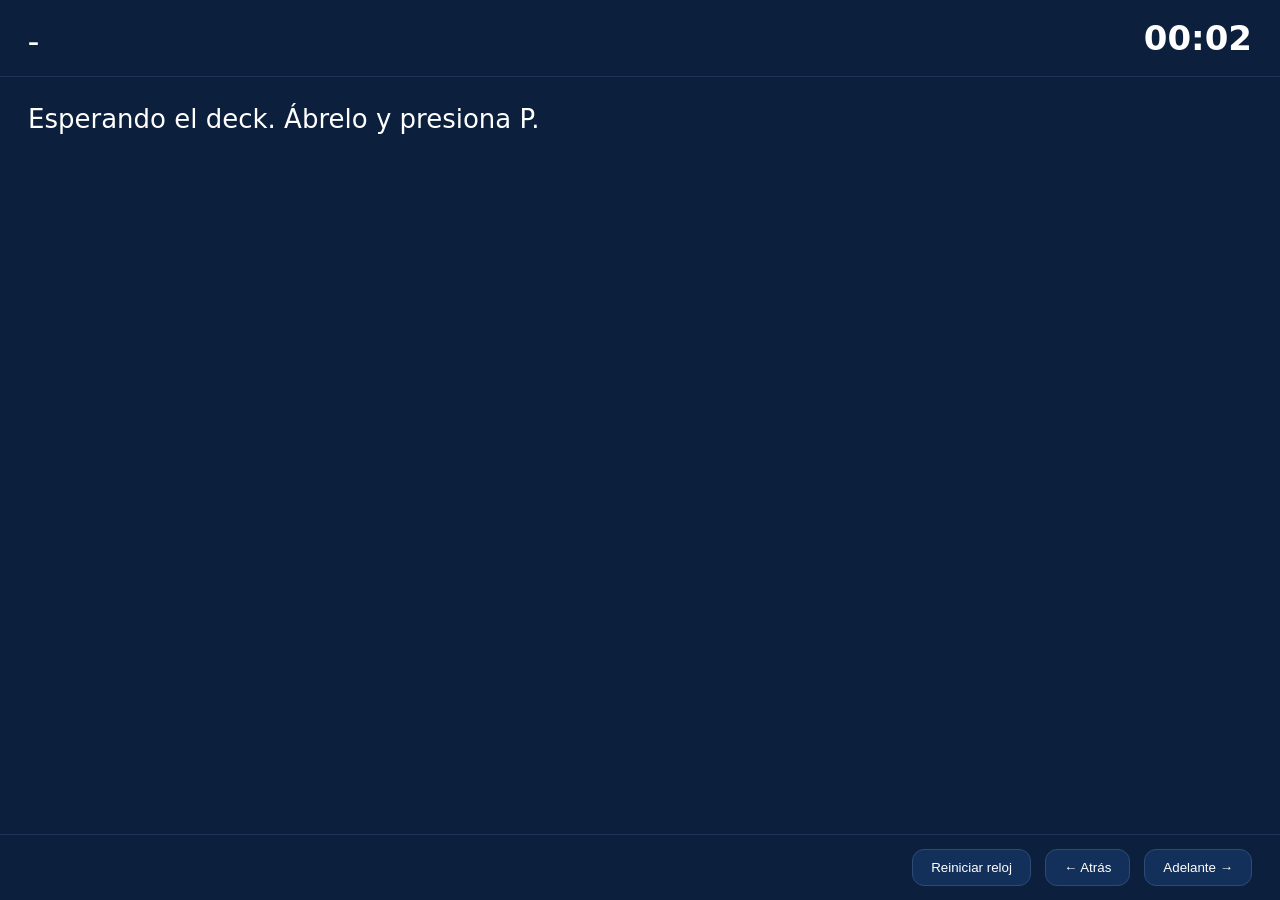
<file: vivo/presentador.html>
<!doctype html>
<html lang="es">
<head>
<meta charset="utf-8">
<title>Impulso U · presentador</title>
<style>
  :root { --navy: #10213A; --deep: #0C203D; --azul: #176BFF; --menta: #69DDC6; --gris: #8FA6C6; }
  * { box-sizing: border-box; margin: 0; }
  body { background: var(--deep); color: #fff; font-family: 'Avenir Next', Avenir, 'Nunito Sans', system-ui, sans-serif; height: 100vh; display: grid; grid-template-rows: auto 1fr auto; }
  header { display: flex; gap: 28px; align-items: baseline; padding: 18px 28px; border-bottom: 1px solid #1E3557; }
  #pos { font-size: 22px; font-weight: 700; }
  #quien { font-size: 22px; color: var(--menta); font-weight: 600; }
  #tiempo { font-size: 18px; color: var(--gris); }
  #reloj { margin-left: auto; font-size: 34px; font-weight: 700; font-variant-numeric: tabular-nums; }
  #paso { font-size: 18px; color: var(--gris); }
  main { overflow: auto; padding: 24px 28px; }
  #notas { font-size: 26px; line-height: 1.45; max-width: 60ch; white-space: pre-wrap; }
  #notas b { color: var(--menta); }
  footer { display: flex; gap: 14px; align-items: center; padding: 14px 28px; border-top: 1px solid #1E3557; }
  #sig { font-size: 18px; color: var(--gris); margin-right: auto; }
  button { font: 600 18px inherit; padding: 10px 18px; border-radius: 12px; border: 1px solid #2B4B78; background: #13305A; color: #fff; cursor: pointer; }
  button:focus-visible { outline: 3px solid var(--azul); outline-offset: 2px; }
</style>
</head>
<body>
<header>
  <span id="pos">–</span><span id="quien"></span><span id="tiempo"></span><span id="paso"></span>
  <span id="reloj">00:00</span>
</header>
<main><div id="notas">Esperando el deck. Ábrelo y presiona P.</div></main>
<footer>
  <span id="sig"></span>
  <button id="reiniciar" type="button">Reiniciar reloj</button>
  <button id="atras" type="button">← Atrás</button>
  <button id="adelante" type="button">Adelante →</button>
</footer>
<script>
  const canal = new BroadcastChannel('impulso-u-deck');
  const $ = s => document.querySelector(s);
  let t0 = Date.now();
  const formato = s => s.replace(/&/g, '&amp;').replace(/</g, '&lt;').replace(/\*\*(.+?)\*\*/g, '<b>$1</b>');
  canal.onmessage = ({ data: d }) => {
    if (d.cmd) return;
    $('#pos').textContent = `${d.i + 1} / ${d.total} · ${d.id}`;
    $('#quien').textContent = d.quien || '';
    $('#tiempo').textContent = d.tiempo ? `≈ ${d.tiempo}` : '';
    $('#paso').textContent = d.pasos ? `paso ${d.paso} de ${d.pasos}` : '';
    $('#notas').innerHTML = formato(d.notas || '');
    $('#sig').textContent = d.siguiente ? `Sigue: ${d.siguiente.id} (${d.siguiente.quien})` : 'Última lámina';
  };
  setInterval(() => {
    const s = Math.floor((Date.now() - t0) / 1000);
    $('#reloj').textContent = `${String(Math.floor(s / 60)).padStart(2, '0')}:${String(s % 60).padStart(2, '0')}`;
  }, 500);
  $('#reiniciar').onclick = () => { t0 = Date.now(); };
  $('#adelante').onclick = () => canal.postMessage({ cmd: 'adelante' });
  $('#atras').onclick = () => canal.postMessage({ cmd: 'atras' });
  addEventListener('keydown', e => {
    if (['ArrowRight', ' ', 'PageDown'].includes(e.key)) { e.preventDefault(); canal.postMessage({ cmd: 'adelante' }); }
    if (['ArrowLeft', 'PageUp'].includes(e.key)) { e.preventDefault(); canal.postMessage({ cmd: 'atras' }); }
  });
  canal.postMessage({ cmd: 'estado' });
</script>
</body>
</html>
</file>
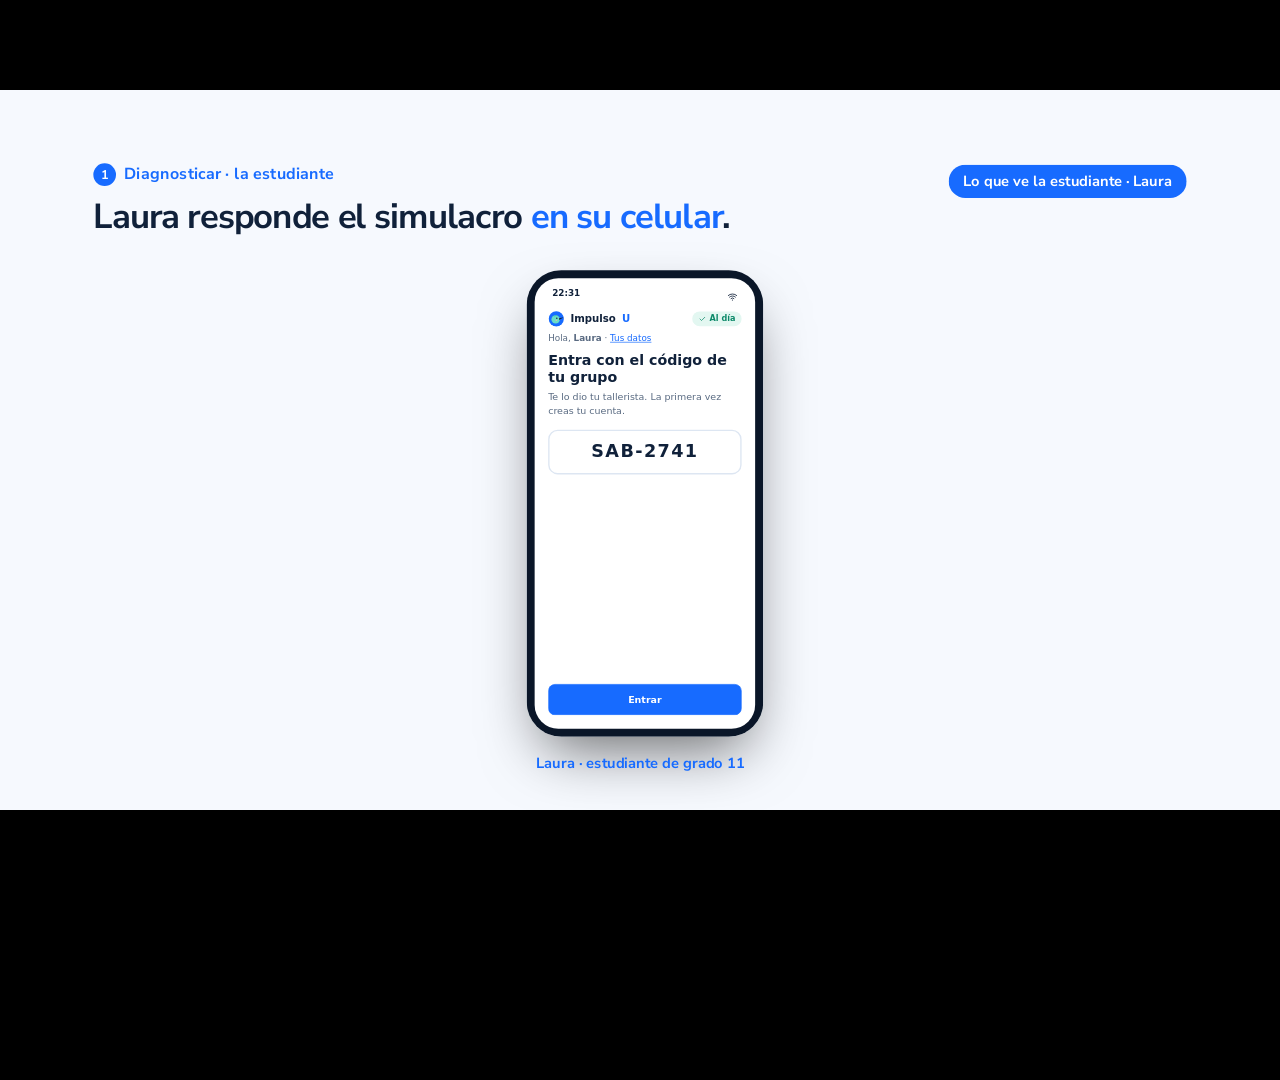
<file: vivo/video.html>
<!doctype html>
<html lang="es">
<head>
<meta charset="utf-8">
<title>Impulso U · video de la demo</title>
<link rel="preconnect" href="https://fonts.googleapis.com">
<link rel="stylesheet" href="https://fonts.googleapis.com/css2?family=Nunito+Sans:wght@400;600;700&display=swap">
<link rel="stylesheet" href="figuras-doc.css?v=1795644016">
<link rel="stylesheet" href="deck.css?v=1795644016">
</head>
<body class="video">

<section class="lam clara" id="v-estudiante" data-escena="vEstudiante" data-quien="Video" data-tiempo="0:00" data-notas="">
  <div class="cab-app"><div class="kick a"><span class="mom-n">1</span>Diagnosticar · la estudiante</div><div class="tit a" style="--i:1">Laura responde el simulacro <em>en su celular</em>.</div></div>
  <div class="ve-pill a" data-ve="estudiante" style="--i:2">Lo que ve la estudiante · Laura</div>
  <div class="tel" data-app="tel" data-ruta="#/estudiante" style="left:790px;top:270px;height:700px;width:355px"></div>
  <div class="quien-dev" style="left:688px;top:995px;width:545px">Laura · estudiante de grado 11</div>
  <div class="firma"><img class="mk" src="img/logo-isotipo.svg" alt="">Impulso <b>U</b></div><div class="num-l"></div>
</section>
<section class="lam " id="v-papel" data-escena="vPapel" data-quien="Video" data-tiempo="0:00" data-notas="">
  <div class="cab-app"><div class="kick a"><span class="mom-n">1</span>Diagnosticar · en papel</div><div class="tit a" style="--i:1">Quien no tiene celular, <em>responde en papel</em>.</div></div>
  <div class="ve-pill a" data-ve="tallerista" style="--i:2">Lo que ve la tallerista · Andrea</div>
  <div class="laptop" data-app="lap" data-ruta="#/hojas" style="left:470px;top:300px;width:1012px"><div class="pantalla"><div class="vidrio" style="width:980px"></div></div><div class="base"></div></div>
  <div class="quien-dev" style="left:470px;top:985px;width:1012px">Andrea · tallerista: la hoja se lee con una foto</div>
  <div class="firma"><img class="mk" src="img/logo-isotipo.svg" alt="">Impulso <b>U</b></div><div class="num-l"></div>
</section>
<section class="lam clara" id="v-debilidades" data-escena="vDebilidades" data-quien="Video" data-tiempo="0:00" data-notas="">
  <div class="cab-app"><div class="kick a"><span class="mom-n">2</span>Diagnosticar · el agente de diagnóstico</div><div class="tit a" style="--i:1">Un agente encuentra <em>las debilidades del grupo</em>.</div></div>
  <div class="ve-pill a" data-ve="tallerista" style="--i:2">Lo que ve la tallerista · Andrea</div>
  <div class="laptop" data-app="lap" data-ruta="#/diagnostico" style="left:470px;top:300px;width:1012px"><div class="pantalla"><div class="vidrio" style="width:980px"></div></div><div class="base"></div></div>
  <div class="quien-dev" style="left:470px;top:985px;width:1012px">Andrea, tallerista voluntaria de matemáticas</div>
  <div class="firma"><img class="mk" src="img/logo-isotipo.svg" alt="">Impulso <b>U</b></div><div class="num-l"></div>
</section>
<section class="lam " id="v-roadmap" data-escena="vRoadmap" data-quien="Video" data-tiempo="0:00" data-notas="">
  <div class="cab-app"><div class="kick a"><span class="mom-n">3</span>Planear · el agente de plan</div><div class="tit a" style="--i:1">Otro agente arma <em>el roadmap del curso</em>.</div></div>
  <div class="ve-pill a" data-ve="tallerista" style="--i:2">Lo que ve la tallerista · Andrea</div>
  <div class="laptop" data-app="lap" data-ruta="#/roadmap" style="left:470px;top:300px;width:1012px"><div class="pantalla"><div class="vidrio" style="width:980px"></div></div><div class="base"></div></div>
  <div class="quien-dev" style="left:470px;top:985px;width:1012px">Andrea, tallerista voluntaria de matemáticas</div>
  <div class="firma"><img class="mk" src="img/logo-isotipo.svg" alt="">Impulso <b>U</b></div><div class="num-l"></div>
</section>
<section class="lam clara" id="v-clase" data-escena="vClase" data-quien="Video" data-tiempo="0:00" data-notas="">
  <div class="cab-app"><div class="kick a"><span class="mom-n">4</span>Planear · cada clase</div><div class="tit a" style="--i:1">Y propone <em>la didáctica de cada clase</em>.</div></div>
  <div class="ve-pill a" data-ve="tallerista" style="--i:2">Lo que ve la tallerista · Andrea</div>
  <div class="laptop" data-app="lap" data-ruta="#/clase" style="left:470px;top:300px;width:1012px"><div class="pantalla"><div class="vidrio" style="width:980px"></div></div><div class="base"></div></div>
  <div class="quien-dev" style="left:470px;top:985px;width:1012px">Andrea la usa o la ajusta</div>
  <div class="firma"><img class="mk" src="img/logo-isotipo.svg" alt="">Impulso <b>U</b></div><div class="num-l"></div>
</section>
<section class="lam " id="v-ajuste" data-escena="vAjuste" data-quien="Video" data-tiempo="0:00" data-notas="">
  <div class="cab-app"><div class="kick a"><span class="mom-n">5</span>Ajustar · después de cada simulacro</div><div class="tit a" style="--i:1">Cada simulacro <em>ajusta el plan</em>.</div></div>
  <div class="ve-pill a" data-ve="tallerista" style="--i:2">Lo que ve la tallerista · Andrea</div>
  <div class="laptop" data-app="lap" data-ruta="#/roadmap" style="left:470px;top:300px;width:1012px"><div class="pantalla"><div class="vidrio" style="width:980px"></div></div><div class="base"></div></div>
  <div class="quien-dev" style="left:470px;top:985px;width:1012px">Andrea, tallerista voluntaria de matemáticas</div>
  <div class="firma"><img class="mk" src="img/logo-isotipo.svg" alt="">Impulso <b>U</b></div><div class="num-l"></div>
</section>
<script src="escenas.js?v=1795644016"></script>
<script src="deck.js?v=1795644016"></script>
</body>
</html>
</file>
<file: app/css/estilo.css>
/* Paleta y tipografía del Doc de viabilidad (viabilidad/figuras/build_figuras.py) y del mockup original. */
:root {
  --navy: #10213A;
  --deep: #0C203D;
  --azul: #176BFF;
  --azul-osc: #0F56D9;
  --suave: #EDF4FF;
  --suave-2: #D5E2F5;
  --menta: #69DDC6;
  --ambar: #FFF3DF;
  --ambar-borde: #F5D9A8;
  --ambar-t: #9A5F00;
  --gris: #5A6B82;
  --borde: #DDE6F2;
  --fondo: #F6F9FE;
  --ok: #0E8A6A;
  --ok-suave: #E3F7F1;
  --mal: #B4372F;
  --mal-suave: #FCEBEA;
  --ia: #5B3FC4;
  --ia-suave: #EEE9FF;
  --radio: 14px;
  --sombra: 0 2px 10px rgba(16, 33, 58, .06);
  --fuente: 'Avenir Next', Avenir, 'Nunito Sans', 'Segoe UI', system-ui, sans-serif;
}

* { box-sizing: border-box; margin: 0; padding: 0; }
html { -webkit-text-size-adjust: 100%; }
body { font-family: var(--fuente); color: var(--navy); background: var(--fondo); line-height: 1.45; font-size: 15px; }
button, input, textarea, select { font: inherit; color: inherit; }
button { cursor: pointer; }
a { color: var(--azul); }
:focus-visible { outline: 3px solid var(--azul); outline-offset: 2px; border-radius: 6px; }
@media (prefers-reduced-motion: reduce) { * { animation: none !important; transition: none !important; } }

/* ---------- Barra superior */
.barra { height: 58px; background: #fff; border-bottom: 1px solid var(--borde); display: flex; align-items: center; gap: 18px; padding: 0 20px; position: sticky; top: 0; z-index: 20; }
.marca { display: flex; align-items: center; gap: 9px; font-weight: 700; font-size: 18px; color: var(--navy); text-decoration: none; }
.marca .logo { width: 32px; height: 32px; border-radius: 9px; background: var(--azul); display: grid; place-items: center; flex: none; }
.marca b { color: var(--azul); font-weight: 700; }
.selector { display: flex; background: var(--fondo); border: 1px solid var(--borde); border-radius: 11px; padding: 3px; margin-left: 14px; }
.selector a { text-decoration: none; color: var(--gris); font-size: 14px; font-weight: 600; padding: 5px 14px; border-radius: 8px; }
.selector a[aria-current="true"] { background: #fff; color: var(--navy); box-shadow: 0 1px 3px rgba(16, 33, 58, .12); }
.barra-der { margin-left: auto; display: flex; gap: 10px; align-items: center; }

/* ---------- Estructura */
.app { display: grid; grid-template-columns: 250px 1fr; min-height: calc(100vh - 58px); }
.app.sin-lateral { grid-template-columns: 1fr; }
.app.sin-lateral .lateral { display: none; }
.lateral { background: var(--deep); color: #fff; padding: 18px 14px; display: flex; flex-direction: column; gap: 18px; position: sticky; top: 58px; height: calc(100vh - 58px); }
.colectivo, .usuario { display: flex; gap: 10px; align-items: center; }
.colectivo b, .usuario b { display: block; font-size: 14px; font-weight: 600; line-height: 1.25; }
.colectivo span:not(.avatar), .usuario span:not(.avatar) { display: block; font-size: 12px; color: #9FB3D1; }
.avatar { width: 36px; height: 36px; border-radius: 10px; background: #1B3762; color: var(--menta); font-weight: 700; font-size: 13px; display: grid; place-items: center; flex: none; }
.avatar.chico { width: 32px; height: 32px; border-radius: 50%; background: var(--menta); color: var(--deep); }
.lateral nav { display: flex; flex-direction: column; gap: 2px; }
.lateral nav a { display: flex; align-items: center; gap: 11px; color: #DCE6F5; text-decoration: none; padding: 9px 11px; border-radius: 10px; font-size: 14.5px; }
.lateral nav a:hover { background: rgba(255, 255, 255, .06); }
.lateral nav a[aria-current="page"] { background: #1B3762; color: #fff; font-weight: 600; }
.badge { margin-left: auto; background: var(--menta); color: var(--deep); font-size: 11px; font-weight: 700; border-radius: 999px; padding: 1px 7px; }
.badge:empty { display: none; }
.usuario { margin-top: auto; border-top: 1px solid #1E3A63; padding-top: 14px; }

.vista { min-width: 0; padding: 26px 30px 60px; max-width: 1200px; width: 100%; }
.vista:focus { outline: none; }
.titulo { display: flex; justify-content: space-between; gap: 16px; align-items: flex-end; margin-bottom: 20px; flex-wrap: wrap; }
.titulo h1 { font-size: 27px; font-weight: 600; line-height: 1.15; letter-spacing: -.01em; }
.titulo .sub { color: var(--gris); font-size: 14px; margin-top: 3px; }

/* ---------- Piezas */
.btn { border: 1px solid var(--borde); background: #fff; border-radius: 10px; padding: 8px 14px; font-size: 14px; font-weight: 600; display: inline-flex; align-items: center; gap: 7px; text-decoration: none; color: var(--navy); white-space: nowrap; }
.btn:hover { border-color: #B9CCEA; }
.btn.primario { background: var(--azul); border-color: var(--azul); color: #fff; }
.btn.primario:hover { background: var(--azul-osc); }
.btn.clara { background: rgba(255, 255, 255, .12); border-color: rgba(255, 255, 255, .22); color: #fff; }
.btn.peligro { color: var(--mal); }
.btn:disabled { opacity: .45; cursor: not-allowed; }
.btn.chico { padding: 5px 11px; font-size: 13px; }

.card { background: #fff; border: 1px solid var(--borde); border-radius: var(--radio); padding: 16px 18px; box-shadow: var(--sombra); }
.card.suave { background: var(--suave); border-color: var(--suave); box-shadow: none; }
.card.ambar { background: var(--ambar); border-color: var(--ambar-borde); box-shadow: none; }
.card.oscura { background: var(--deep); border-color: var(--deep); color: #fff; }
.card h2 { font-size: 16.5px; font-weight: 600; }
.card h3 { font-size: 15px; font-weight: 600; }
a.card { text-decoration: none; color: inherit; display: block; }
a.card:hover { border-color: #B9CCEA; }
.lbl { font-size: 13px; font-weight: 600; color: var(--gris); }
.oscura .lbl { color: #9FB3D1; }
.ambar .lbl { color: var(--ambar-t); }
.desc { color: var(--gris); font-size: 14px; }
.oscura .desc { color: #C9D7EC; }
.cifra { font-size: 30px; font-weight: 700; color: var(--navy); line-height: 1.05; font-variant-numeric: tabular-nums; }
.cifra.azul { color: var(--azul); }
.oscura .cifra { color: #fff; }
.ambar .cifra { color: var(--ambar-t); }
.cifra small { font-size: 15px; font-weight: 600; color: var(--gris); }
.oscura .cifra small { color: #9FB3D1; }

.grilla { display: grid; gap: 14px; }
.g2 { grid-template-columns: repeat(2, minmax(0, 1fr)); }
.g3 { grid-template-columns: repeat(3, minmax(0, 1fr)); }
.g21 { grid-template-columns: 1.6fr 1fr; }
.g12 { grid-template-columns: minmax(0, 1fr) minmax(0, 1.5fr); }
.mt { margin-top: 14px; }
.mt2 { margin-top: 24px; }
.fila-sep { display: flex; justify-content: space-between; align-items: center; gap: 10px; flex-wrap: wrap; }

.etiqueta { display: inline-flex; align-items: center; gap: 5px; font-size: 12px; font-weight: 600; border-radius: 999px; padding: 2px 9px; white-space: nowrap; }
.e-ia { background: var(--ia-suave); color: var(--ia); }
.e-propia { background: var(--ok-suave); color: var(--ok); }
.e-pend { background: var(--ambar); color: var(--ambar-t); }
.e-ok { background: var(--ok-suave); color: var(--ok); }
.e-mal { background: var(--mal-suave); color: var(--mal); }
.e-azul { background: var(--suave); color: var(--azul); }
.e-gris { background: #EEF2F7; color: var(--gris); }

.progreso { height: 8px; border-radius: 4px; background: var(--suave); overflow: hidden; }
.progreso div { height: 100%; background: var(--azul); border-radius: 4px; transition: width .25s; }
.oscura .progreso { background: rgba(255, 255, 255, .12); }
.oscura .progreso div { background: var(--menta); }

.pestanas { display: flex; gap: 4px; border-bottom: 1px solid var(--borde); margin-bottom: 16px; overflow-x: auto; }
.pestanas button { border: none; background: none; padding: 9px 12px; font-size: 14px; font-weight: 600; color: var(--gris); border-bottom: 2px solid transparent; margin-bottom: -1px; white-space: nowrap; }
.pestanas button[aria-selected="true"] { color: var(--navy); border-color: var(--azul); }
.pestanas .n { font-size: 12px; background: #EEF2F7; border-radius: 999px; padding: 1px 7px; margin-left: 4px; }

#toast { position: fixed; left: 50%; bottom: 24px; transform: translate(-50%, 30px); opacity: 0; background: var(--navy); color: #fff; border-radius: 12px; padding: 11px 16px; font-size: 14px; display: flex; gap: 8px; align-items: center; transition: all .2s; z-index: 50; pointer-events: none; max-width: calc(100% - 32px); }
#toast.ver { opacity: 1; transform: translate(-50%, 0); }
#toast svg { color: var(--menta); flex: none; }
.modal-fondo { position: fixed; inset: 0; background: rgba(12, 32, 61, .45); display: grid; place-items: center; z-index: 40; padding: 16px; }
.modal { background: #fff; border-radius: 18px; padding: 22px; width: min(520px, 100%); max-height: 90vh; overflow-y: auto; box-shadow: 0 30px 60px -20px rgba(12, 32, 61, .5); }
.modal h2 { font-size: 19px; font-weight: 600; }
.modal textarea { width: 100%; min-height: 130px; border: 1px solid var(--borde); border-radius: 12px; padding: 10px 12px; font-size: 14px; resize: vertical; margin-top: 12px; }
.modal .acciones { justify-content: flex-end; }

/* ---------- Hoy */
.en-curso { display: grid; grid-template-columns: 1fr auto; gap: 18px; align-items: end; }
.en-curso .cifra { font-size: 46px; }
.atajos .card { display: flex; gap: 12px; align-items: flex-start; }
.atajos .ico, .lote .ico { width: 38px; height: 38px; border-radius: 10px; display: grid; place-items: center; flex: none; background: var(--suave); color: var(--azul); }
.ico.ia { background: var(--ia-suave) !important; color: var(--ia) !important; }
.ico.am { background: var(--ambar) !important; color: var(--ambar-t) !important; }
.atajos .card b { display: block; font-size: 15px; font-weight: 600; }
.linea-ciclo { display: grid; grid-template-columns: repeat(8, minmax(0, 1fr)); gap: 6px; }
.linea-ciclo > * { border-radius: 10px; padding: 8px 9px; background: #fff; border: 1px solid var(--borde); font-size: 12px; color: var(--gris); text-decoration: none; }
.linea-ciclo b { display: block; font-size: 14px; color: var(--navy); font-weight: 600; }
.linea-ciclo .hecho { background: var(--suave); border-color: var(--suave); }
.linea-ciclo .hoy { background: var(--azul); border-color: var(--azul); color: #DCE8FF; }
.linea-ciclo .hoy b { color: #fff; }

/* ---------- Banco */
.lote { display: flex; gap: 12px; align-items: center; }
.lista-q { display: flex; flex-direction: column; gap: 6px; }
.lista-q button { text-align: left; width: 100%; border: 1px solid var(--borde); background: #fff; border-radius: 12px; padding: 10px 12px; display: flex; flex-direction: column; gap: 5px; }
.lista-q button:hover { border-color: #B9CCEA; }
.lista-q button[aria-current="true"] { border-color: var(--azul); box-shadow: 0 0 0 1px var(--azul); }
.lista-q .q { font-size: 14px; display: -webkit-box; -webkit-line-clamp: 2; -webkit-box-orient: vertical; overflow: hidden; }
.lista-q .meta { display: flex; gap: 6px; align-items: center; font-size: 12px; color: var(--gris); flex-wrap: wrap; }
.enunciado { font-size: 16px; font-weight: 500; margin: 10px 0 12px; }
.texto-base { background: var(--fondo); border-left: 3px solid var(--menta); padding: 10px 12px; border-radius: 0 10px 10px 0; font-size: 14px; color: #33465F; margin-top: 10px; }
.opciones { list-style: none; display: flex; flex-direction: column; gap: 6px; }
.opciones li { display: flex; gap: 10px; align-items: center; padding: 9px 11px; border: 1px solid var(--borde); border-radius: 10px; font-size: 14px; }
.letra { width: 22px; height: 22px; border-radius: 6px; background: var(--suave); color: var(--azul); display: grid; place-items: center; font-size: 12px; font-weight: 700; flex: none; }
.opciones li.clave { border-color: var(--ok); background: var(--ok-suave); }
.opciones li.clave .letra { background: var(--ok); color: #fff; }
.opciones li .marca-clave { margin-left: auto; font-size: 12px; font-weight: 600; color: var(--ok); white-space: nowrap; }
.opciones.editable li { cursor: pointer; }
.opciones.editable li:hover { border-color: var(--azul); }
.origen { font-size: 13px; color: var(--gris); border-top: 1px dashed var(--borde); margin-top: 14px; padding-top: 10px; }
.acciones { display: flex; gap: 8px; flex-wrap: wrap; margin-top: 14px; }

/* ---------- Simulacros */
.tabla { width: 100%; border-collapse: collapse; font-size: 14px; }
.tabla th { text-align: left; font-size: 12.5px; font-weight: 600; color: var(--gris); padding: 8px 10px; border-bottom: 1px solid var(--borde); }
.tabla td { padding: 11px 10px; border-bottom: 1px solid #EEF2F7; vertical-align: middle; }
.tabla tr:last-child td { border-bottom: none; }
.tabla .num { font-variant-numeric: tabular-nums; }
.tabla .barra-mini { width: 130px; }
.tabla tr.hoy td { background: #F7FAFF; }
.codigo { font-size: 30px; font-weight: 700; letter-spacing: .06em; font-variant-numeric: tabular-nums; }
.wa { background: #E7F8EE; border: 1px solid #BFE9CF; border-radius: 12px; padding: 12px; font-size: 14px; word-break: break-word; }
.sel-preguntas { list-style: none; display: flex; flex-direction: column; gap: 2px; }
.sel-preguntas label { display: flex; gap: 10px; align-items: flex-start; padding: 8px; border-radius: 8px; font-size: 14px; cursor: pointer; }
.sel-preguntas label:hover { background: var(--fondo); }
.sel-preguntas input { margin-top: 4px; accent-color: var(--azul); }

/* ---------- Hojas en papel */
.subir { border: 2px dashed #B9CCEA; border-radius: 14px; padding: 26px; text-align: center; background: #fff; }
.subir .ico { width: 48px; height: 48px; border-radius: 14px; background: var(--suave); color: var(--azul); display: grid; place-items: center; margin: 0 auto 10px; }
.hoja { display: grid; grid-template-columns: auto 1fr; gap: 22px; align-items: start; }
.hoja-papel { width: 176px; background: #FFFEFA; border: 1px solid #E6E1D3; border-radius: 4px; padding: 10px; box-shadow: 0 4px 12px rgba(0, 0, 0, .08); transform: rotate(-1.5deg); font-size: 10px; color: #555; }
.hoja-papel .r { display: flex; gap: 5px; align-items: center; margin-top: 4px; }
.hoja-papel .r b { width: 14px; font-weight: 600; }
.hoja-papel .o { width: 13px; height: 13px; border-radius: 50%; border: 1px solid #999; }
.hoja-papel .o.x { background: #2A2A2A; border-color: #2A2A2A; }
.hoja-papel .o.d { background: radial-gradient(#777 40%, transparent 70%); }
.lectura { display: grid; grid-template-columns: repeat(auto-fill, minmax(118px, 1fr)); gap: 6px; list-style: none; }
.lectura li { display: flex; gap: 8px; align-items: center; padding: 7px 9px; border: 1px solid var(--borde); border-radius: 10px; font-size: 14px; }
.lectura li.duda { border-color: var(--ambar-borde); background: var(--ambar); }
.lectura select { border: 1px solid var(--ambar-borde); border-radius: 6px; background: #fff; font-size: 13px; padding: 1px 4px; }

/* ---------- Grupo */
.grafico svg { width: 100%; height: auto; display: block; overflow: visible; }
.grafico .eje { font-size: 14px; fill: var(--gris); }
.grafico .rot { font-size: 15px; fill: var(--navy); }
.barras { display: flex; flex-direction: column; gap: 11px; margin-top: 12px; }
.barras .r { display: grid; grid-template-columns: 150px 1fr 48px; gap: 10px; align-items: center; font-size: 14px; }
.barras .pista { height: 14px; background: var(--suave); border-radius: 4px; overflow: hidden; }
.barras .pista div { height: 100%; background: var(--azul); border-radius: 0 4px 4px 0; }
.barras .r.bajo .pista div { background: var(--ambar-t); }
.barras .v { font-weight: 600; text-align: right; font-variant-numeric: tabular-nums; }
.barras .r.bajo .v { color: var(--ambar-t); }

/* ---------- Estudiante */
.escena { display: grid; grid-template-columns: auto 290px; gap: 36px; justify-content: center; align-items: start; }
.celular { width: 350px; height: 690px; border-radius: 46px; background: #0A1628; padding: 12px; box-shadow: 0 30px 60px -20px rgba(16, 33, 58, .45); }
.pantalla { width: 100%; height: 100%; border-radius: 35px; background: #fff; overflow: hidden; display: flex; flex-direction: column; }
.barra-estado { height: 42px; padding: 13px 26px 0; display: flex; justify-content: space-between; font-size: 13px; font-weight: 600; flex: none; }
.barra-estado button { border: none; background: none; display: flex; gap: 6px; align-items: center; padding: 0; }
.barra-estado .avion-on { color: var(--ambar-t); }
.app-cel { flex: 1; overflow-y: auto; padding: 6px 20px 20px; display: flex; flex-direction: column; }
.app-cel h2 { font-size: 21px; font-weight: 600; line-height: 1.2; }
.cel-top { display: flex; justify-content: space-between; align-items: center; margin-bottom: 14px; }
.cel-top .marca { font-size: 15px; }
.cel-top .marca .logo { width: 24px; height: 24px; border-radius: 7px; }
.conexion { display: inline-flex; align-items: center; gap: 5px; font-size: 12px; font-weight: 600; border-radius: 999px; padding: 2px 8px; }
.conexion.on { background: var(--ok-suave); color: var(--ok); }
.conexion.off { background: var(--ambar); color: var(--ambar-t); }
.campo-codigo { width: 100%; font-size: 26px; font-weight: 700; letter-spacing: .08em; text-align: center; border: 2px solid var(--borde); border-radius: 14px; padding: 12px; text-transform: uppercase; margin: 18px 0 8px; }
.campo-codigo:focus { border-color: var(--azul); outline: none; }
.resp { list-style: none; display: flex; flex-direction: column; gap: 8px; margin-top: 12px; }
.resp button { width: 100%; text-align: left; display: flex; gap: 10px; align-items: flex-start; padding: 11px 12px; border: 1.5px solid var(--borde); border-radius: 12px; background: #fff; font-size: 14px; }
.resp button[aria-pressed="true"] { border-color: var(--azul); background: var(--suave); }
.resp button[aria-pressed="true"] .letra { background: var(--azul); color: #fff; }
.cel-pie { margin-top: auto; padding-top: 14px; display: flex; gap: 8px; }
.cel-pie .btn { flex: 1; justify-content: center; padding: 12px; }
.guardado { font-size: 12px; color: var(--gris); text-align: center; margin-top: 8px; min-height: 18px; }
.res-area { display: flex; flex-direction: column; gap: 9px; margin: 14px 0; }
.res-area .r { display: grid; grid-template-columns: 1fr auto; gap: 4px 10px; font-size: 14px; }
.res-area .progreso { grid-column: 1 / -1; height: 6px; }
.controles { display: flex; flex-direction: column; gap: 12px; position: sticky; top: 80px; }
.controles .titulo-ctrl { font-size: 12px; font-weight: 700; color: var(--gris); }
.interruptor { display: flex; align-items: center; justify-content: space-between; gap: 12px; }
.switch { width: 50px; height: 28px; border-radius: 14px; background: var(--suave-2); border: none; position: relative; flex: none; transition: background .15s; }
.switch::after { content: ''; position: absolute; top: 3px; left: 3px; width: 22px; height: 22px; border-radius: 50%; background: #fff; box-shadow: 0 1px 3px rgba(0, 0, 0, .2); transition: left .15s; }
.switch[aria-checked="true"] { background: var(--ambar-t); }
.switch[aria-checked="true"]::after { left: 25px; }
.contador { display: flex; justify-content: space-between; align-items: center; font-size: 14px; padding: 7px 0; border-bottom: 1px solid #EEF2F7; }
.contador:last-child { border-bottom: none; }
.contador b { font-variant-numeric: tabular-nums; font-size: 16px; }

/* ---------- Responsivo */
@media (max-width: 1080px) {
  .g21, .g12 { grid-template-columns: 1fr; }
  .escena { grid-template-columns: 1fr; justify-items: center; }
  .controles { position: static; width: 100%; max-width: 350px; }
  .linea-ciclo { grid-template-columns: repeat(4, minmax(0, 1fr)); }
}
@media (max-width: 820px) {
  .barra { padding: 0 12px; gap: 10px; }
  .barra .marca { font-size: 0; gap: 0; }
  .barra-der .etiqueta { display: none; }
  .selector { margin-left: 0; }
  .app { grid-template-columns: 1fr; }
  .lateral { position: static; height: auto; padding: 8px 10px; flex-direction: row; overflow-x: auto; gap: 6px; }
  .lateral .colectivo, .lateral .usuario { display: none; }
  .lateral nav { flex-direction: row; gap: 4px; }
  .lateral nav a { white-space: nowrap; padding: 7px 10px; font-size: 13.5px; }
  .vista { padding: 18px 14px 48px; }
  .g2, .g3 { grid-template-columns: 1fr; }
  .en-curso { grid-template-columns: 1fr; }
  .hoja { grid-template-columns: 1fr; }
  .barras .r { grid-template-columns: 112px 1fr 44px; }
  .grafico .eje { font-size: 20px; }
  .grafico .rot { font-size: 21px; }
  .tabla .barra-mini { display: none; }
  .titulo h1 { font-size: 23px; }
}
@media (max-width: 420px) {
  .celular { width: 100%; height: auto; min-height: 620px; border-radius: 0; padding: 0; background: none; box-shadow: none; }
  .pantalla { border-radius: 16px; border: 1px solid var(--borde); min-height: 620px; }
  .barra-estado { display: none; }
}
.campo-codigo::placeholder { color: #C3CEDD; font-weight: 600; }
.g12 > div:last-child { position: sticky; top: 76px; align-self: start; }
@media (max-width: 1080px) { .g12 > div:last-child { position: static; } }

/* ---------- Crear con IA */
.campo { width: 100%; border: 1px solid var(--borde); border-radius: 12px; padding: 10px 12px; font-size: 14px; resize: vertical; margin-top: 12px; background: #fff; }
.campo:focus { outline: none; border-color: var(--azul); }
label.subir { display: block; cursor: pointer; }
.subir.encima { border-color: var(--azul); background: var(--suave); }
.suave select, .contador select { border: 1px solid var(--borde); border-radius: 8px; background: #fff; padding: 3px 6px; font-size: 14px; }
.asistente { display: flex; flex-direction: column; gap: 12px; }
.material { display: flex; gap: 10px; align-items: center; padding-bottom: 12px; border-bottom: 1px solid var(--borde); }
.material .ico { width: 34px; height: 34px; border-radius: 9px; background: var(--suave); color: var(--azul); display: grid; place-items: center; flex: none; }
.material b { display: block; font-weight: 600; font-size: 14.5px; }
.chat { display: flex; flex-direction: column; gap: 10px; }
.msg { display: flex; gap: 10px; align-items: flex-start; font-size: 14.5px; max-width: 92%; }
.msg .av { width: 28px; height: 28px; border-radius: 8px; background: var(--ia-suave); color: var(--ia); display: grid; place-items: center; flex: none; }
.msg.ia > div { background: var(--fondo); border-radius: 4px 14px 14px 14px; padding: 9px 12px; }
.msg.yo { align-self: flex-end; }
.msg.yo > div { background: var(--azul); color: #fff; border-radius: 14px 4px 14px 14px; padding: 9px 12px; }
.escribiendo { display: flex; gap: 4px; padding: 12px 14px !important; }
.escribiendo span { width: 7px; height: 7px; border-radius: 50%; background: #9AAAC0; animation: punto 1s infinite; }
.escribiendo span:nth-child(2) { animation-delay: .15s; }
.escribiendo span:nth-child(3) { animation-delay: .3s; }
@keyframes punto { 0%, 60%, 100% { opacity: .3; transform: none; } 30% { opacity: 1; transform: translateY(-3px); } }
.atajos-ia { display: flex; gap: 6px; flex-wrap: wrap; }
.pedir { display: flex; gap: 6px; }
.pedir input { flex: 1; border: 1px solid var(--borde); border-radius: 10px; padding: 8px 12px; font-size: 14px; }
.pedir input:focus { outline: none; border-color: var(--azul); }
.pasos-ia { list-style: none; display: flex; flex-direction: column; gap: 10px; margin-top: 10px; }
.pasos-ia li { display: flex; gap: 10px; align-items: center; font-size: 14px; color: var(--gris); }
.pasos-ia .pt { width: 20px; height: 20px; border-radius: 50%; border: 2px solid var(--suave-2); display: grid; place-items: center; flex: none; }
.pasos-ia li.hecho { color: var(--navy); }
.pasos-ia li.hecho .pt { background: var(--ok); border-color: var(--ok); color: #fff; }
.pasos-ia li.ahora { color: var(--navy); font-weight: 600; }
.pasos-ia li.ahora .pt { border-color: var(--ia); border-top-color: transparent; animation: girar .8s linear infinite; }
@keyframes girar { to { transform: rotate(360deg); } }
.prop-cab { display: flex; justify-content: space-between; align-items: flex-end; gap: 16px; flex-wrap: wrap; }
.prop-q.aprobada { border-color: var(--ok); }
.prop-q.descartada { opacity: .55; }
.explica { margin-top: 12px; background: var(--ia-suave); border-radius: 10px; padding: 9px 11px; font-size: 14px; }
.explica .lbl { color: var(--ia); font-size: 12px; }
.repaso { list-style: none; display: flex; flex-direction: column; gap: 8px; margin: 4px 0 8px; }
.repaso li { background: var(--fondo); border-radius: 10px; padding: 9px 11px; font-size: 13px; }
.repaso li b { display: block; font-weight: 600; font-size: 13px; margin-bottom: 2px; }

/* ---------- Login */
.login { display: grid; grid-template-columns: 1fr 420px; gap: 48px; align-items: center; max-width: 1040px; margin: 40px auto 0; }
.login-marca h1 { font-size: 40px; font-weight: 600; line-height: 1.1; letter-spacing: -.02em; margin-top: 22px; max-width: 14ch; }
.login-marca p { font-size: 17px; color: var(--gris); margin-top: 14px; max-width: 42ch; }
.logo.grande { width: 56px; height: 56px; border-radius: 16px; background: var(--azul); display: grid; place-items: center; }
.login-form { padding: 28px; }
.login-form h2 { font-size: 21px; }
.campo-l { display: flex; flex-direction: column; gap: 5px; font-size: 13px; font-weight: 600; color: var(--gris); margin-top: 14px; }
.campo-l input { border: 1px solid var(--borde); border-radius: 10px; padding: 10px 12px; font-size: 15px; color: var(--navy); font-weight: 400; }
.campo-l input:focus { outline: none; border-color: var(--azul); box-shadow: 0 0 0 3px var(--suave); }
.error { color: var(--mal); font-size: 13px; min-height: 20px; margin: 8px 0 4px; }
.separador { display: flex; align-items: center; gap: 10px; margin: 18px 0 12px; color: var(--gris); font-size: 13px; }
.separador::before, .separador::after { content: ''; flex: 1; height: 1px; background: var(--borde); }
.salir { margin-left: auto; background: none; border: none; color: #9FB3D1; padding: 6px; border-radius: 8px; }
.salir:hover { color: #fff; background: rgba(255, 255, 255, .08); }
@media (max-width: 820px) {
  .login { grid-template-columns: 1fr; gap: 20px; margin-top: 8px; }
  .login-marca h1 { font-size: 28px; margin-top: 14px; }
  .login-marca p { font-size: 15px; }
}

/* ---------- Estado de sincronización (patrón offline-first) */
.sync { display: inline-flex; align-items: center; gap: 5px; font-size: 12px; font-weight: 600; border-radius: 999px; padding: 2px 9px; }
.sync.on { background: var(--ok-suave); color: var(--ok); }
.sync.off { background: var(--ambar); color: var(--ambar-t); }
.sync.enviando { background: var(--suave); color: var(--azul); }
.giro { width: 11px; height: 11px; border-radius: 50%; border: 2px solid currentColor; border-top-color: transparent; animation: girar .7s linear infinite; display: inline-block; flex: none; }
.aviso-red { display: flex; gap: 8px; align-items: flex-start; font-size: 13px; border-radius: 12px; padding: 9px 11px; margin: -4px 0 12px; }
.aviso-red svg { flex: none; margin-top: 2px; }
.aviso-red.off { background: var(--ambar); color: #6B4300; }
.aviso-red.enviando { background: var(--suave); color: var(--azul); align-items: center; }
.aviso-red.ok { background: var(--ok-suave); color: var(--ok); }
.espejo { transition: box-shadow .3s; }
.espejo.recien { box-shadow: 0 0 0 3px var(--menta); }
.espejo .llego { margin-top: 10px; font-size: 13px; color: var(--menta); display: flex; gap: 6px; align-items: flex-start; }
.espejo .llego svg { flex: none; margin-top: 2px; }
.escribiendo em { font-style: normal; font-size: 13px; color: var(--gris); margin-left: 8px; }
.ctx-q { margin-top: 8px; font-size: 13.5px; }
.ctx-q summary { cursor: pointer; color: var(--azul); font-weight: 600; }
.ctx-q p { background: var(--fondo); border-left: 3px solid var(--menta); padding: 8px 10px; border-radius: 0 8px 8px 0; margin-top: 6px; white-space: pre-line; max-height: 220px; overflow-y: auto; }
.fuente-q { font-size: 12px; color: var(--gris); margin-top: 10px; }
.suave .texto-largo, .card.suave p.contexto { white-space: pre-line; }
.contexto-prop { margin-top: 6px; font-size: 14.5px; white-space: pre-line; max-height: 260px; overflow-y: auto; }

/* ---------- Recorrido guiado (js/tour.js) */
.tour { position: fixed; inset: 0; z-index: 90; pointer-events: none; opacity: 0; transition: opacity .25s; }
.tour.ver { opacity: 1; }
.tour.sin-foco { background: rgba(12, 32, 61, .5); }
.tour-foco { position: fixed; border-radius: 14px; box-shadow: 0 0 0 9999px rgba(12, 32, 61, .5); outline: 2px solid var(--menta); outline-offset: 2px; transition: left .35s ease, top .35s ease, width .35s ease, height .35s ease; }
.tour-foco::after { content: ''; position: absolute; inset: -2px; border-radius: 16px; border: 2px solid var(--menta); animation: tour-pulso 1.6s ease-out infinite; }
@keyframes tour-pulso { from { opacity: .9; transform: scale(1); } to { opacity: 0; transform: scale(1.06); } }
.tour-globo { position: fixed; left: 0; top: 0; width: 330px; background: #fff; border-radius: 14px; padding: 14px 16px 12px; box-shadow: 0 12px 36px rgba(12, 32, 61, .28); pointer-events: auto; transition: transform .35s ease; }
.tour-cab { display: flex; justify-content: space-between; align-items: center; margin-bottom: 6px; }
.tour-n { background: var(--suave); color: var(--azul); font-size: 12px; font-weight: 700; border-radius: 999px; padding: 2px 9px; }
.tour-saltar { background: none; border: 0; color: var(--gris); font-size: 12px; text-decoration: underline; }
.tour-globo h3 { font-size: 16.5px; line-height: 1.25; margin-bottom: 4px; }
.tour-globo p { font-size: 14px; color: var(--gris); line-height: 1.4; }
.tour-barra { height: 4px; background: var(--suave); border-radius: 4px; margin: 12px 0 10px; overflow: hidden; }
.tour-barra i { display: block; height: 100%; background: var(--azul); border-radius: 4px; transition: width .35s ease; }
.tour-pie { display: flex; align-items: center; gap: 8px; justify-content: flex-end; }
.tour-pista { margin-right: auto; font-size: 12.5px; font-weight: 600; color: var(--ok); }
.tour-pie [hidden] { display: none; }
.tour-punta { position: absolute; width: 14px; height: 14px; background: #fff; transform: rotate(45deg); }
.tour-globo[data-lado="der"] .tour-punta { left: -7px; margin-top: -7px; }
.tour-globo[data-lado="izq"] .tour-punta { right: -7px; margin-top: -7px; }
.tour-globo[data-lado="abajo"] .tour-punta { top: -7px; margin-left: -7px; }
.tour-globo[data-lado="arriba"] .tour-punta { bottom: -7px; margin-left: -7px; }
.tour-globo[data-lado="centro"] .tour-punta, .tour-globo[data-lado="dentro"] .tour-punta { display: none; }
.tour.grande .tour-globo { width: 430px; padding: 18px 20px 16px; }
.tour.grande .tour-globo h3 { font-size: 22px; }
.tour.grande .tour-globo p { font-size: 17.5px; }
.tour.grande .tour-n { font-size: 14px; }
.tour.grande .tour-pista, .tour.grande .tour-saltar { font-size: 14px; }
/* Oculto no intercepta clics; y en la grabación el foco salta sin animar posición (la cámara lenta la congela). */
.tour:not(.ver) .tour-globo { pointer-events: none; visibility: hidden; }
.tour.grande .tour-foco { transition: none; }

/* Copia del deck: cuenta, datos, seguimiento y reporte */
.hola { font-size: 13px; color: var(--gris); margin: -6px 0 10px; }
.hola a { color: var(--azul); }
.form-cel { display: flex; flex-direction: column; gap: 8px; margin-top: 12px; }
.form-cel .campo-l { font-size: 12.5px; }
.form-cel input { padding: 8px 10px; }
.check-l { display: flex; gap: 8px; align-items: center; font-size: 13px; color: var(--navy); }
.datos-l { margin-top: 10px; display: grid; gap: 6px; font-size: 13px; }
.datos-l dt { font-weight: 700; color: var(--navy); margin-top: 4px; }
.datos-l dd { margin: 0; color: #33465F; line-height: 1.35; }
.seguimiento { list-style: none; padding: 0; margin: 10px 0 0; display: flex; flex-direction: column; gap: 8px; }
.seguimiento li { display: grid; grid-template-columns: 36px 1fr auto; gap: 10px; align-items: center; padding: 10px 12px; border: 1px solid var(--borde); border-radius: 12px; }
.seguimiento .av { width: 36px; height: 36px; border-radius: 50%; background: var(--suave); color: var(--azul); font-weight: 700; display: grid; place-items: center; font-size: 13px; }
.seguimiento li.riesgo { border-color: #F5D9A8; background: #FFFBF3; }
.seguimiento li.nuevo { border-color: #BDEBDD; background: var(--ok-suave); }
.seguimiento b { display: block; font-size: 14px; }
.seguimiento span.d { font-size: 13px; color: var(--gris); }
.excluye { list-style: none; padding: 0; margin: 8px 0 0; display: flex; flex-direction: column; gap: 6px; font-size: 14px; }
.excluye li { display: flex; gap: 8px; align-items: center; }

/* Logo v2: el isotipo del colibrí reemplaza las barras */
img.logo { background: none !important; border-radius: 50% !important; display: block; object-fit: contain; }

/* Menú por momentos de la semana y pestañas dentro de cada momento */
.lateral nav .nav-t { display: flex; flex-direction: column; line-height: 1.15; }
.lateral nav .nav-t small { font-size: 11.5px; color: #8FA6C6; font-weight: 500; }
.lateral nav a .badge { margin-left: auto; }
.secciones { display: flex; gap: 6px; border-bottom: 1px solid var(--borde, #DDE6F2); margin-bottom: 22px; }
.secciones[hidden] { display: none; }
.secciones a { padding: 10px 14px; font-size: 14.5px; color: var(--gris); text-decoration: none; border-bottom: 3px solid transparent; margin-bottom: -1px; display: flex; gap: 6px; align-items: center; }
.secciones a[aria-current="page"] { color: var(--navy, #10213A); font-weight: 600; border-color: var(--azul, #176BFF); }
.lbl-sigue { font-size: 12px; font-weight: 700; letter-spacing: .05em; text-transform: uppercase; color: var(--gris); margin-bottom: 8px; }
.semana { display: grid; grid-template-columns: repeat(3, 1fr); gap: 12px; }
.semana .momento { display: flex; gap: 12px; align-items: flex-start; padding: 14px 16px; border-radius: 14px; border: 1px solid var(--borde, #DDE6F2); background: #fff; text-decoration: none; color: inherit; }
.semana .momento b { display: block; font-size: 15px; }
.semana .momento span:not(.m-n) { font-size: 13.5px; color: var(--gris); }
.semana .m-n { flex: none; width: 26px; height: 26px; border-radius: 50%; display: grid; place-items: center; font-size: 13px; font-weight: 700; background: var(--suave, #EDF4FF); color: var(--azul, #176BFF); }
.semana .momento.hecho .m-n { background: #E3F6EF; color: #0E8A6A; }
.semana .momento.ahora { border-color: var(--azul, #176BFF); box-shadow: 0 0 0 3px rgba(23,107,255,.12); }
.semana .momento.ahora .m-n { background: var(--azul, #176BFF); color: #fff; }
.papel-aviso { display: flex; gap: 14px; align-items: center; text-decoration: none; color: inherit; }
#vista:focus { outline: none; }

/* ---------- La tallerista en el celular (#/andrea) */
.escena.solo { grid-template-columns: auto; }
.celular.andrea .pantalla { position: relative; }
.a-cuerpo { padding-bottom: 84px; }
.a-saludo { font-size: 24px; line-height: 1.15; margin-top: 4px; }
.a-fecha { font-size: 14px; color: var(--gris); margin-top: 2px; }
.a-sec { font-size: 12px; font-weight: 700; letter-spacing: .06em; text-transform: uppercase; color: var(--gris); margin: 22px 0 8px; }
.a-hero { background: var(--navy); color: #fff; border-radius: 22px; padding: 18px 18px 16px; margin-top: 16px; display: flex; flex-direction: column; gap: 4px; }
.a-hero.claro { background: var(--suave); color: var(--navy); margin-top: 12px; }
.a-lbl { font-size: 12px; font-weight: 700; letter-spacing: .05em; text-transform: uppercase; opacity: .75; }
.a-titulo { font-size: 24px; font-weight: 700; line-height: 1.15; letter-spacing: -.01em; }
.a-grande { font-size: 56px; font-weight: 700; line-height: 1; letter-spacing: -.03em; }
.a-grande small { font-size: 20px; font-weight: 600; opacity: .7; letter-spacing: 0; }
.a-sub { font-size: 14px; opacity: .8; }
.app-cel > .a-sub { color: var(--gris); opacity: 1; margin-top: 4px; }
.a-barra { height: 8px; border-radius: 4px; background: rgba(105,221,198,.25); margin: 10px 0 4px; overflow: hidden; }
.a-hero.claro .a-barra { background: var(--suave-2); }
.a-barra div { height: 100%; background: var(--menta); border-radius: 4px; transition: width .6s; }
.a-hero.claro .a-barra div { background: var(--azul); }
.a-btn { margin-top: 12px; width: 100%; border: none; border-radius: 14px; background: var(--azul); color: #fff; font-size: 16px; font-weight: 700; padding: 14px; display: flex; gap: 8px; justify-content: center; align-items: center; }
.a-hero .a-btn { background: var(--menta); color: var(--navy); }
.a-btn.sec { background: #fff; color: var(--navy); border: 1.5px solid var(--borde); }
.a-semana { display: flex; flex-direction: column; gap: 8px; }
.a-semana button, .a-fila { display: flex; gap: 12px; align-items: center; text-align: left; width: 100%; border: 1.5px solid var(--borde); border-radius: 16px; background: #fff; padding: 12px 14px; font: inherit; color: inherit; }
.a-semana button.ahora { border-color: var(--azul); box-shadow: 0 0 0 3px rgba(23,107,255,.12); }
.a-semana b, .a-fila b { display: block; font-size: 15px; }
.a-semana span:not(.a-check), .a-fila span:not(.a-ico) { font-size: 13px; color: var(--gris); }
.a-check { flex: none; width: 28px; height: 28px; border-radius: 50%; display: grid; place-items: center; font-size: 13px; font-weight: 700; background: var(--suave); color: var(--azul); }
.a-check.ok { background: #E3F6EF; color: var(--ok); }
.a-semana .ahora .a-check { background: var(--azul); color: #fff; }
.a-pregunta { border: 1.5px solid var(--borde); border-radius: 18px; padding: 14px; margin-top: 14px; }
.a-chip { display: inline-flex; gap: 5px; align-items: center; font-size: 12px; font-weight: 700; border-radius: 999px; padding: 3px 10px; }
.a-chip.ia { background: #EFEAFE; color: var(--ia, #5B3FC4); }
.a-base { font-size: 13px; color: var(--gris); margin-top: 10px; font-style: italic; }
.a-enun { font-size: 16px; font-weight: 600; line-height: 1.35; margin-top: 10px; }
.a-ops { list-style: none; display: flex; flex-direction: column; gap: 6px; margin-top: 10px; }
.a-ops li { display: flex; gap: 10px; align-items: center; font-size: 14px; padding: 8px 10px; border-radius: 10px; background: var(--fondo); }
.a-ops li span { flex: none; width: 22px; height: 22px; border-radius: 50%; display: grid; place-items: center; font-size: 12px; font-weight: 700; background: #fff; }
.a-ops li.clave { background: #E3F6EF; color: var(--ok); font-weight: 600; }
.a-ops li.clave span { background: var(--ok); color: #fff; }
.a-acciones { display: grid; grid-template-columns: 1.4fr 1fr; gap: 8px; }
.a-codigo { display: flex; flex-direction: column; align-items: center; border: 2px dashed var(--azul); border-radius: 18px; padding: 12px; margin-top: 4px; }
.a-codigo span { font-size: 12px; color: var(--gris); font-weight: 600; }
.a-codigo b { font-size: 34px; letter-spacing: .08em; color: var(--azul); }
.a-ico { flex: none; width: 38px; height: 38px; border-radius: 12px; display: grid; place-items: center; background: var(--suave); color: var(--azul); }
.a-ico.ambar { background: var(--ambar); color: var(--ambar-t); }
.a-fila { margin-top: 12px; }
.a-personas { list-style: none; display: flex; flex-direction: column; gap: 8px; margin-top: 14px; }
.a-personas li { display: flex; gap: 10px; align-items: center; border-radius: 14px; background: var(--ambar); padding: 10px 12px; }
.a-personas b { display: block; font-size: 15px; }
.a-personas span:not(.a-av) { font-size: 12.5px; color: var(--ambar-t); }
.a-av { flex: none; width: 36px; height: 36px; border-radius: 50%; display: grid; place-items: center; font-size: 13px; font-weight: 700; background: #fff; color: var(--navy); }
.a-av.chico { width: 30px; height: 30px; font-size: 11px; background: var(--suave); }
.a-mini { margin-left: auto; flex: none; border: none; border-radius: 999px; background: var(--navy); color: #fff; font-size: 12.5px; font-weight: 700; padding: 7px 12px; }
.a-mini.hecho { background: var(--ok); }
.a-nav { position: absolute; left: 0; right: 0; bottom: 0; height: 72px; background: #fff; border-top: 1px solid var(--borde); display: grid; grid-template-columns: repeat(4, 1fr); padding-bottom: 8px; }
.a-nav button { border: none; background: none; display: flex; flex-direction: column; align-items: center; justify-content: center; gap: 3px; font-size: 11.5px; font-weight: 600; color: var(--gris); }
.a-nav button[aria-current="page"] { color: var(--azul); }

/* La misma experiencia en el computador: columna centrada, letra más grande */
.a-web { max-width: 760px; }
.a-web .a-saludo { font-size: 34px; }
.a-web .a-fecha { font-size: 16px; }
.a-web .a-titulo { font-size: 34px; }
.a-web .a-grande { font-size: 80px; }
.a-web .a-sub { font-size: 16px; }
.a-web > .a-sub { color: var(--gris); }
.a-web .a-hero { padding: 26px 28px; border-radius: 24px; }
.a-web .a-hero .a-btn { max-width: 320px; }
.a-web .a-semana { display: grid; grid-template-columns: repeat(3, 1fr); }
.a-web .a-enun { font-size: 20px; }
.a-web .a-ops li { font-size: 16px; padding: 12px 14px; }
.a-web .a-acciones { max-width: 460px; }
.a-web .a-codigo b { font-size: 48px; }
.a-web .a-personas b { font-size: 17px; }
.a-web .a-btn.sec { max-width: 360px; }

/* ---------- La clase del sábado */
.cl-tema { font-size: 24px !important; margin: 10px 0 12px; }
.cl-motivo p { margin-top: 3px; color: var(--navy); }
.cl-bloque { margin-top: 14px; }
.cl-bloque p { margin-top: 3px; }
.cl-act ol { list-style: none; margin-top: 6px; display: grid; gap: 6px; counter-reset: act; }
.cl-act li { display: flex; gap: 10px; align-items: center; background: var(--fondo); border-radius: 10px; padding: 8px 12px; counter-increment: act; }
.cl-act li::before { content: counter(act); width: 22px; height: 22px; border-radius: 50%; background: var(--azul); color: #fff; font-size: 12px; font-weight: 700; display: grid; place-items: center; flex: none; }
.cl-act li span { flex: 1; }
.cl-act li em { font-style: normal; font-size: 13px; color: var(--gris); }
.cl-ruta { list-style: none; margin-top: 12px; display: grid; gap: 8px; }
.cl-ruta li { display: flex; gap: 10px; align-items: flex-start; background: #fff; border: 1px solid var(--borde); border-radius: 10px; padding: 8px 10px; }
.cl-ruta li b { display: block; font-size: 14px; font-weight: 600; }
.cl-ruta .n { width: 24px; height: 24px; border-radius: 50%; background: #EEF2F7; color: var(--gris); font-size: 12px; font-weight: 700; display: grid; place-items: center; flex: none; }
.cl-ruta li.ahora { border-color: var(--azul); box-shadow: 0 0 0 2px var(--suave-2); }
.cl-ruta li.ahora .n { background: var(--azul); color: #fff; }
.cl-ruta li.hecha { opacity: .6; }

/* ---------- Diagnóstico y roadmap */
.dg-agente p { margin-top: 8px; }
.dg-tabla { width: 100%; border-collapse: collapse; margin-top: 10px; font-size: 14px; }
.dg-tabla th { text-align: left; font-size: 12.5px; color: var(--gris); font-weight: 600; padding: 6px 8px; border-bottom: 1px solid var(--borde); }
.dg-tabla td { padding: 10px 8px; border-bottom: 1px solid var(--borde); vertical-align: middle; }
.dg-tabla td:last-child { display: flex; align-items: center; gap: 8px; }
.dg-tabla tr.top td { background: var(--ambar); }
.dg-barra { flex: 1; min-width: 80px; height: 8px; background: #EEF2F7; border-radius: 4px; overflow: hidden; }
.dg-barra div { height: 100%; background: var(--ambar-t); }
.rm-lista { list-style: none; margin-top: 10px; display: grid; gap: 8px; }
.rm-lista li { display: flex; gap: 12px; align-items: center; border: 1px solid var(--borde); border-radius: 10px; padding: 9px 12px; transition: background .5s, border-color .5s; }
.rm-lista li > div { flex: 1; }
.rm-lista li b { display: block; font-weight: 600; }
.rm-lista .n { width: 26px; height: 26px; border-radius: 50%; background: #EEF2F7; color: var(--gris); font-size: 12px; font-weight: 700; display: grid; place-items: center; flex: none; }
.rm-lista li.sabado { border-color: var(--azul); box-shadow: 0 0 0 2px var(--suave-2); }
.rm-lista li.sabado .n { background: var(--azul); color: #fff; }
.rm-lista li.nueva { border-color: var(--ia); background: var(--ia-suave); }
.rm-lista li.nueva .n { background: var(--ia); color: #fff; }
.rm-lista li.hecha { opacity: .65; }
.rm-lista li.mas { border-style: dashed; }
.rm-entradas .cifra { margin-top: 4px; }
.cl-fuente { margin-top: 12px; font-size: 13px; }
</file>
<file: vivo/figuras-doc.css>
/* CSS de las figuras del Doc, encapsulado (lo genera armar_figuras.py). */
.fig-doc *{box-sizing:border-box;margin:0;padding:0}
.fig-doc .fig{width:640px;padding:10px 12px 12px;background:#fff;margin-bottom:30px}
.fig-doc .kick{font-size:9.5px;font-weight:700;color:#176BFF;text-transform:uppercase;letter-spacing:1.1px;margin-bottom:10px}
.fig-doc .row{display:flex;gap:8px;align-items:stretch}
.fig-doc .col{display:flex;flex-direction:column;gap:6px}
.fig-doc .card{border:1px solid #DDE6F2;border-radius:14px;background:#fff;padding:8px 10px;box-shadow:0 2px 10px rgba(16,33,58,.06)}
.fig-doc .soft{background:#EDF4FF;border-color:#EDF4FF;box-shadow:none}
.fig-doc .hot{background:#176BFF;border-color:#176BFF;color:#fff}
.fig-doc .deep{background:#0C203D;border-color:#0C203D;color:#fff}
.fig-doc .amb{background:#FFF3DF;border-color:#F5D9A8}
.fig-doc .dash{border-style:dashed}
.fig-doc .lbl{font-size:8.5px;font-weight:600;color:#176BFF;text-transform:uppercase;letter-spacing:.8px}
.fig-doc .hot .lbl,.fig-doc .deep .lbl{color:#CFE0FF}
.fig-doc .amb .lbl{color:#C27803}
.fig-doc .ttl{font-size:12.5px;font-weight:600;line-height:1.2;margin-top:2px}
.fig-doc .desc{font-size:10px;color:#607187;line-height:1.3;margin-top:3px}
.fig-doc .hot .desc,.fig-doc .deep .desc{color:#E3EDFF}
.fig-doc .q{font-size:10px;font-style:italic;color:#607187;line-height:1.3;margin-top:4px}
.fig-doc .big{font-size:27px;font-weight:800;color:#176BFF;line-height:1}
.fig-doc .deep .big,.fig-doc .deep .mid{color:#69DDC6}
.fig-doc .deep .lbl{color:#69DDC6}
.fig-doc .hot .big,.fig-doc .deep .big{color:#fff}
.fig-doc .amb .big{color:#C27803}
.fig-doc .mid{font-size:19px;font-weight:600;color:#176BFF;line-height:1.05}
.fig-doc .hot .mid{color:#fff}
.fig-doc .note{font-size:8.5px;font-style:italic;color:#607187;margin-top:7px;line-height:1.3}
.fig-doc .note b{font-style:italic;font-weight:600}
.fig-doc .ic{width:17px;height:17px;stroke:#176BFF;fill:none;stroke-width:1.7;stroke-linecap:round;stroke-linejoin:round;flex:none}
.fig-doc .hot .ic,.fig-doc .deep .ic{stroke:#fff}
.fig-doc .amb .ic{stroke:#C27803}
.fig-doc .arr{display:flex;align-items:center;justify-content:center;flex:none;width:16px}
.fig-doc .arr svg{width:14px;height:14px}
.fig-doc .num{width:20px;height:20px;border-radius:6px;background:#EDF4FF;color:#176BFF;font-size:10px;font-weight:600;display:flex;align-items:center;justify-content:center;flex:none}
.fig-doc .num.am{background:#FFF3DF;color:#C27803}
.fig-doc .pill{display:inline-block;flex:none;font-size:8px;font-weight:600;border-radius:9px;padding:2px 7px;text-transform:uppercase}
.fig-doc .p-v{background:#EDF4FF;color:#176BFF}
.fig-doc .p-a{background:#FFF3DF;color:#C27803}
.fig-doc .hd{display:flex;align-items:center;gap:6px}
.fig-doc .chip{border:1px solid #DDE6F2;border-radius:999px;padding:4px 9px;font-size:9.5px;display:flex;align-items:center;gap:5px;background:#fff}
.fig-doc .chip .ic{width:13px;height:13px}
.fig-doc .verif{border:1px dashed #B9CCEA;border-radius:10px;padding:5px 7px;font-size:9px;line-height:1.3;margin-top:6px}
.fig-doc .verif b{color:#176BFF;font-weight:600}
.fig-doc .leg{display:flex;gap:14px;font-size:9px;color:#607187;margin-top:8px;align-items:center}
.fig-doc .sq{width:11px;height:11px;border-radius:3px;display:inline-block;vertical-align:middle;margin-right:4px}
</file>
<file: vivo/deck.css>
/* Deck final de Impulso U. Tokens de la guía de marca (artefacto Design System «Impulso U»):
   dos modos (escenario oscuro, app clara), un acento por lámina, Avenir Next, el logo de barras firma cada lámina. */
:root {
  --fondo-o: #0C203D; --sup-o: #10213A; --tinta-o: #FFFFFF; --suave-o: #8FA6C6; --borde-o: #1E3557;
  --fondo-c: #F6F9FE; --sup-c: #FFFFFF; --tinta-c: #10213A; --suave-c: #5A6B82; --borde-c: #DDE6F2;
  --azul: #176BFF; --azul-osc: #0F56D9; --menta: #69DDC6; --suave: #EDF4FF; --ambar: #FFF3DF; --ambar-t: #9A5F00; --ambar-o: #FFB547;
  --ok: #0E8A6A; --mal: #B4372F; --ia: #5B3FC4;
  --fuente: 'Avenir Next', Avenir, 'Nunito Sans', 'Segoe UI', system-ui, sans-serif;
  --curva: cubic-bezier(.2, .7, .2, 1);
}
* { box-sizing: border-box; margin: 0; padding: 0; }
html { width: 100%; height: 100%; overflow: hidden; background: #000; }
body { position: absolute; left: 0; top: 0; width: 1920px; height: 1080px; overflow: hidden; transform-origin: 0 0; font-family: var(--fuente); background: var(--fondo-o); }

/* ---------- Lámina */
.lam { position: absolute; inset: 0; padding: 110px 140px 120px; display: flex; flex-direction: column; opacity: 0; visibility: hidden; transition: opacity .5s ease, visibility .5s; color: var(--tinta-o);
  background: radial-gradient(1100px 760px at 85% 0%, #14325E 0%, var(--fondo-o) 62%); }
.lam.clara { background: var(--fondo-c); color: var(--tinta-c); }
.lam.activa { opacity: 1; visibility: visible; z-index: 2; }
.lam.centro { justify-content: center; }

/* Firma: el logo en la esquina, siempre (guía: el logo firma, no se anima). */
.firma { position: absolute; left: 140px; bottom: 44px; display: flex; align-items: center; gap: 12px; font-size: 22px; font-weight: 700; letter-spacing: -.01em; }
.firma .mk { width: 38px; height: 38px; border-radius: 50%; }
.firma b { color: var(--menta); }
.clara .firma { color: var(--tinta-c); }
.clara .firma b { color: var(--azul); }
.num-l { position: absolute; right: 140px; bottom: 50px; font-size: 18px; color: var(--suave-o); font-variant-numeric: tabular-nums; }
.clara .num-l { color: var(--suave-c); }
.fuente { position: absolute; left: 330px; right: 260px; bottom: 50px; font-size: 17px; line-height: 1.35; color: var(--suave-o); }
.clara .fuente { color: var(--suave-c); }

/* Etiqueta superior (kicker) y titular con tesis */
.kick { font-size: 24px; font-weight: 700; color: var(--menta); letter-spacing: .02em; margin-bottom: 18px; }
.clara .kick { color: var(--azul); }
.tit { font-size: 66px; font-weight: 700; line-height: 1.06; letter-spacing: -.025em; max-width: 24ch; text-wrap: balance; }
.tit em { font-style: normal; color: var(--menta); }
.clara .tit em { color: var(--azul); }
.bajada { font-size: 30px; line-height: 1.38; color: #C9D6EA; margin-top: 20px; max-width: 46ch; }
.clara .bajada { color: var(--suave-c); }

/* Aparición por pasos */
.p { opacity: 0; transform: translateY(26px); transition: opacity .55s var(--curva), transform .55s var(--curva); }
.p.ver { opacity: 1; transform: none; }
.activa .a { animation: entra .7s var(--curva) both; animation-delay: calc(var(--i, 0) * 120ms); }
@keyframes entra { from { opacity: 0; transform: translateY(26px); } to { opacity: 1; transform: none; } }

/* Disposición en dos columnas: texto a la izquierda, producto a la derecha */
.dos { display: grid; grid-template-columns: 640px 1fr; gap: 70px; align-items: center; flex: 1; }
.dos.ancho { grid-template-columns: 560px 1fr; }
.lista-p { display: flex; flex-direction: column; gap: 26px; margin-top: 36px; }
.lista-p > div { display: grid; grid-template-columns: 54px 1fr; gap: 18px; align-items: start; font-size: 27px; line-height: 1.32; color: #DCE6F5; }
.clara .lista-p > div { color: #33465F; }
.lista-p .n { width: 54px; height: 54px; border-radius: 50%; display: grid; place-items: center; font-weight: 700; font-size: 24px; background: rgba(105, 221, 198, .14); color: var(--menta); }
.clara .lista-p .n { background: var(--suave); color: var(--azul); }
.lista-p b { color: #fff; }
.clara .lista-p b { color: var(--tinta-c); }

/* ---------- Dispositivos con la app real adentro */
.escenario { position: relative; height: 760px; }
.laptop { position: absolute; }
.laptop .pantalla { position: relative; background: #0A0F18; border-radius: 22px 22px 6px 6px; padding: 16px 16px 20px; box-shadow: 0 40px 90px -30px rgba(0, 0, 0, .55); }
.laptop .vidrio { position: relative; overflow: hidden; border-radius: 6px; background: #F6F9FE; }
.laptop .base { height: 22px; margin: 0 -70px; background: linear-gradient(#D9E0EA, #AEB8C6); border-radius: 0 0 26px 26px; position: relative; }
.laptop .base::after { content: ''; position: absolute; left: 50%; top: 0; width: 160px; height: 9px; translate: -50% 0; background: #C3CCD8; border-radius: 0 0 10px 10px; }
.tel { position: absolute; overflow: hidden; border-radius: 52px; box-shadow: 0 40px 90px -25px rgba(0, 0, 0, .6); }
.tel.claro { box-shadow: 0 30px 70px -25px rgba(16, 33, 58, .35); }
.vidrio iframe, .tel iframe { position: absolute; left: 0; top: 0; border: 0; transform-origin: 0 0; background: #F6F9FE; }
.tel iframe { background: transparent; }
.cargando::before { content: ''; position: absolute; inset: 0; background: #F6F9FE; }

/* Rótulos sobre la app: aro en el elemento, línea y una caja con el dato */
.capa-rotulos { position: absolute; inset: 0; pointer-events: none; z-index: 5; }
.aro { position: absolute; border: 4px solid var(--menta); border-radius: 14px; transition: opacity .4s var(--curva); opacity: 0; }
.aro.ver { opacity: 1; animation: late .9s ease-in-out 2; }  /* pulsa dos veces al aparecer y queda quieto */
.clara .aro { border-color: var(--azul); }
@keyframes late { 50% { outline: 8px solid rgba(105, 221, 198, .28); outline-offset: 2px; } }
/* Cabecera de las láminas con la app: titular arriba, dispositivos debajo, rótulos en los márgenes */
.cab-app { position: absolute; left: 140px; top: 110px; right: 140px; }
.cab-app .tit { font-size: 52px; max-width: 36ch; }
.rotulo { position: absolute; max-width: 430px; background: var(--sup-o); color: #fff; border: 1px solid #2B4B78; border-radius: 18px; padding: 16px 22px; font-size: 24px; line-height: 1.3; box-shadow: 0 24px 50px -20px rgba(0, 0, 0, .6); opacity: 0; transform: translateY(10px); transition: all .45s var(--curva); }
.rotulo.ver { opacity: 1; transform: none; }
.rotulo .dato { display: block; font-size: 44px; font-weight: 700; color: var(--menta); letter-spacing: -.02em; line-height: 1.05; margin-bottom: 4px; font-variant-numeric: tabular-nums; }
.clara .rotulo { background: var(--tinta-c); border-color: var(--tinta-c); }
.linea-r { position: absolute; height: 3px; background: var(--menta); transform-origin: 0 50%; opacity: 0; transition: opacity .4s; }
.linea-r.ver { opacity: .9; }
.clara .linea-r { background: var(--azul); }

/* ---------- Pila de fotocopias (problema) */
.pila { position: relative; width: 420px; height: 520px; }
.pila span { position: absolute; left: 40px; bottom: 30px; width: 300px; height: 390px; background: #fff; border-radius: 6px; box-shadow: 0 3px 10px rgba(0, 0, 0, .3);
  background-image: repeating-linear-gradient(#fff 0 26px, #E4EAF3 26px 28px); background-position: 0 70px; background-size: 100% calc(100% - 110px); background-repeat: no-repeat;
  opacity: 0; transform: translate(var(--x), calc(var(--y) - 60px)) rotate(var(--r)); transition: opacity .35s ease, transform .55s var(--curva); }
.pila span::before { content: ''; position: absolute; left: 28px; top: 28px; width: 150px; height: 14px; border-radius: 7px; background: #C9D3E2; }
.pila.ver span { opacity: 1; transform: translate(var(--x), var(--y)) rotate(var(--r)); }

/* Puntos: 100 jóvenes */
.puntos { display: grid; grid-template-columns: repeat(10, 46px); gap: 18px; }
.puntos i { width: 46px; height: 46px; border-radius: 50%; background: #fff; opacity: .9; transition: opacity .6s ease, transform .6s var(--curva), background .6s ease; transition-delay: var(--d); }
.puntos.filtro i { opacity: .1; transform: scale(.7); }
.puntos.filtro i.queda { opacity: 1; transform: scale(1.05); background: var(--menta); }
.puntos.meta i.meta { opacity: 1; transform: scale(1.05); background: var(--azul); }
.puntos.meta i.queda { background: var(--menta); }

/* ---------- Gráficos SVG */
.graf text { font-family: var(--fuente); }
.graf .eje { fill: var(--suave-o); font-size: 20px; }
.clara .graf .eje { fill: var(--suave-c); }
.graf .rot { font-size: 24px; font-weight: 600; fill: #fff; }
.clara .graf .rot { fill: var(--tinta-c); }
.graf .val { font-size: 26px; font-weight: 700; fill: #fff; font-variant-numeric: tabular-nums; }
.clara .graf .val { fill: var(--tinta-c); }
.graf .barra { transform-box: fill-box; transform-origin: left; transform: scaleX(0); transition: transform .9s var(--curva); }
.graf .barra.v { transform-origin: bottom; transform: scaleY(0); }
.graf.ver .barra, .ver .graf .barra { transform: none; }
.graf .arco { transition: stroke-dashoffset 1.1s var(--curva); }

/* Matriz de competencia */
.matriz { position: relative; width: 1100px; height: 640px; border-left: 3px solid #C7D3E3; border-bottom: 3px solid #C7D3E3; margin: 10px 0 0 170px; }
.matriz .cuad { position: absolute; left: 50%; top: 0; width: 50%; height: 50%; background: #E3EDFF; border-radius: 0 0 0 28px; }
.matriz .eje { position: absolute; font-size: 22px; font-weight: 600; color: var(--suave-c); }
.matriz .x-izq { left: 0; bottom: -42px; } .matriz .x-der { right: 0; bottom: -42px; }
.matriz .y-arr { left: -18px; top: 0; transform: translateX(-100%); text-align: right; width: 160px; }
.matriz .y-aba { left: -18px; bottom: 0; transform: translateX(-100%); text-align: right; width: 160px; }
.matriz .pto { position: absolute; translate: -50% -50%; background: #fff; border: 1px solid var(--borde-c); border-radius: 22px; padding: 14px 22px; font-size: 26px; font-weight: 700; color: var(--tinta-c); box-shadow: 0 8px 24px rgba(16, 33, 58, .08); white-space: nowrap; }
.matriz .pto span { display: block; font-size: 18px; font-weight: 500; color: var(--suave-c); margin-top: 3px; }
.matriz .pto.gris { background: #EEF2F7; color: var(--suave-c); }
.matriz .pto.nuestro { background: var(--azul); border-color: var(--azul); color: #fff; font-size: 32px; box-shadow: 0 20px 40px -14px rgba(23, 107, 255, .7); }
.matriz .pto.nuestro span { color: #DCE8FF; }

/* Quién ve qué: matriz de acceso */
.acceso { border-collapse: separate; border-spacing: 0; font-size: 24px; color: var(--tinta-c); }
.acceso th { font-size: 19px; font-weight: 700; color: var(--suave-c); text-align: center; padding: 0 14px 14px; vertical-align: bottom; line-height: 1.2; }
.acceso th:first-child { text-align: left; }
.acceso td { padding: 15px 14px; border-top: 1px solid var(--borde-c); text-align: center; }
.acceso td:first-child { text-align: left; font-weight: 600; white-space: nowrap; }
.acceso td small { display: block; font-size: 16px; font-weight: 500; color: var(--suave-c); }
.si, .no, .agr { display: inline-grid; place-items: center; width: 42px; height: 42px; border-radius: 50%; font-weight: 700; font-size: 22px; }
.si { background: #E3F7F1; color: var(--ok); }
.no { background: #F1F4F8; color: #9AA8BA; }
.agr { width: auto; padding: 0 14px; border-radius: 21px; background: var(--suave); color: var(--azul); font-size: 17px; height: 36px; }
.acceso tr.ia td:first-child { color: var(--ia); }

/* Línea de vida de los datos */
.vida { display: grid; grid-template-columns: 1.4fr 1fr 1fr 1.2fr; margin-top: 40px; }
.vida > div { position: relative; padding: 20px 22px 0; border-top: 8px solid var(--azul); font-size: 21px; line-height: 1.3; color: #33465F; }
.vida > div:nth-child(2) { border-color: var(--menta); }
.vida > div:nth-child(3) { border-color: var(--ambar-o); }
.vida > div:nth-child(4) { border-color: #C3CCD8; }
.vida b { display: block; color: var(--tinta-c); font-size: 22px; margin-bottom: 4px; }

/* Flujo de responsables (datos) */
.flujo { display: flex; align-items: center; gap: 18px; margin-top: 34px; }
.flujo .nodo { background: var(--sup-c); border: 1px solid var(--borde-c); border-radius: 20px; padding: 18px 22px; font-size: 21px; line-height: 1.3; color: #33465F; width: 250px; }
.flujo .nodo b { display: block; font-size: 23px; color: var(--tinta-c); }
.flujo .nodo.resp { border: 2px solid var(--azul); }
.flujo .fl { font-size: 34px; color: var(--azul); }

/* Embudo del mercado */
.embudo { display: flex; flex-direction: column; align-items: center; gap: 14px; }
.embudo > div { border-radius: 24px; padding: 22px 36px; text-align: center; font-size: 24px; line-height: 1.3; color: #DCE6F5; background: rgba(255, 255, 255, .06); border: 1px solid rgba(255, 255, 255, .14); }
.embudo > div b { display: block; font-size: 46px; color: #fff; letter-spacing: -.02em; }
.embudo > div:nth-child(1) { width: 100%; }
.embudo > div:nth-child(2) { width: 78%; }
.embudo > div:nth-child(3) { width: 56%; background: rgba(105, 221, 198, .14); border-color: rgba(105, 221, 198, .55); }
.embudo > div:nth-child(3) b { color: var(--menta); }

/* Columnas del MVP */
.mvp { display: grid; grid-template-columns: repeat(3, 1fr); gap: 28px; margin-top: 30px; }
.mvp .cab { border-radius: 16px; padding: 16px 22px; font-size: 28px; font-weight: 700; margin-bottom: 14px; }
.mvp .c1 .cab { background: var(--azul); color: #fff; }
.mvp .c2 .cab { background: var(--tinta-c); color: #fff; }
.mvp .c3 .cab { background: var(--ambar); color: var(--ambar-t); }
.mvp ul { list-style: none; display: flex; flex-direction: column; gap: 10px; }
.mvp li { background: #fff; border-radius: 14px; padding: 14px 20px; font-size: 23px; color: var(--tinta-c); box-shadow: 0 6px 18px rgba(16, 33, 58, .06); }
.mvp li span { display: block; font-size: 17px; color: var(--suave-c); margin-top: 2px; }

/* Equipo */
.equipo { display: grid; grid-template-columns: repeat(4, 1fr); gap: 28px; margin-top: 44px; }
.persona { background: #fff; border-radius: 24px; padding: 30px; box-shadow: 0 10px 30px rgba(16, 33, 58, .08); }
.persona .av { width: 80px; height: 80px; border-radius: 50%; background: var(--suave); color: var(--azul); font-size: 30px; font-weight: 700; display: grid; place-items: center; margin-bottom: 18px; }
.persona h3 { font-size: 30px; color: var(--tinta-c); }
.persona .rol { font-size: 20px; font-weight: 700; color: var(--azul); margin-top: 4px; }
.persona p { font-size: 21px; color: var(--suave-c); margin-top: 10px; line-height: 1.35; }

/* Tabla de escenarios (anexo) */
.tabla { border-collapse: collapse; margin-top: 30px; font-size: 32px; color: var(--tinta-c); font-variant-numeric: tabular-nums; }
.tabla th { font-size: 22px; color: var(--suave-c); text-align: right; padding: 14px 40px; border-bottom: 2px solid var(--tinta-c); }
.tabla th:first-child, .tabla td:first-child { text-align: left; }
.tabla td { padding: 16px 40px; text-align: right; border-bottom: 1px solid var(--borde-c); }
.tabla tr.base td { font-weight: 700; color: var(--azul); }
.tabla td.neg { color: var(--mal); }

/* El colibrí: siempre sobre su círculo; uno por lámina */
.colibri { width: 220px; height: 220px; border-radius: 50%; }
.colibri.aro-b { box-shadow: 0 0 0 10px rgba(255, 255, 255, .92); }

/* Figuras del Doc en el anexo */
.figlam .fig-doc { transform-origin: 0 0; }

/* Vista libre de la app (anexo): ocupa toda la lámina */
.libre { position: absolute; inset: 0; }
.libre iframe { width: 100%; height: 100%; border: 0; }

#capa-num { display: none; }
body.con-num .num-l { display: block; }
.num-l { display: none; }

/* Cuadrante de competencia (2×2 con ejes al centro) */
.cuadrante { position: relative; width: 1420px; height: 640px; margin: 24px auto 0; }
.cuadrante .q { position: absolute; width: 50%; height: 50%; padding: 18px 24px; }
.cuadrante .q span { font-size: 18px; font-weight: 700; letter-spacing: .04em; text-transform: uppercase; color: #9AA8BA; }
.cuadrante .q1 { left: 0; top: 0; } .cuadrante .q2 { left: 50%; top: 0; background: #E3EDFF; border-radius: 0 28px 0 0; }
.cuadrante .q2 span { color: var(--azul); } .cuadrante .q3 { left: 0; top: 50%; } .cuadrante .q4 { left: 50%; top: 50%; }
.cuadrante .q2, .cuadrante .q4 { text-align: right; }
.cuadrante .q3, .cuadrante .q4 { display: flex; align-items: flex-end; } .cuadrante .q4 { justify-content: flex-end; }
.cuadrante .ej-x { position: absolute; left: 0; right: 0; top: 50%; height: 3px; background: #C7D3E3; }
.cuadrante .ej-y { position: absolute; top: 0; bottom: 0; left: 50%; width: 3px; background: #C7D3E3; }
.cuadrante .et { position: absolute; font-size: 20px; font-weight: 700; color: var(--suave-c); background: var(--fondo-c); padding: 2px 10px; }
.cuadrante .et-arr { left: 50%; top: -14px; translate: -50% 0; } .cuadrante .et-aba { left: 50%; bottom: -14px; translate: -50% 0; }
.cuadrante .et-izq { left: 0; top: 50%; translate: 0 -50%; } .cuadrante .et-der { right: 0; top: 50%; translate: 0 -50%; }
.cuadrante .pto { position: absolute; translate: -50% -50%; background: #fff; border: 1px solid var(--borde-c); border-radius: 18px; padding: 10px 18px; font-size: 23px; font-weight: 700; color: var(--tinta-c); box-shadow: 0 8px 24px rgba(16, 33, 58, .08); white-space: nowrap; }
.cuadrante .pto span { display: block; font-size: 16px; font-weight: 500; color: var(--suave-c); }
.cuadrante .pto.gris { background: #EEF2F7; color: var(--suave-c); }
.cuadrante .pto.nuestro { background: var(--azul); border-color: var(--azul); color: #fff; font-size: 30px; padding: 14px 24px; box-shadow: 0 20px 40px -14px rgba(23, 107, 255, .7); }
.cuadrante .pto.nuestro span { color: #DCE8FF; font-size: 18px; }

/* Tracción: hitos en una línea de tiempo */
.hitos { display: grid; grid-template-columns: repeat(4, 1fr); gap: 36px; margin-top: 90px; position: relative; border-top: 4px solid #1E3557; padding-top: 40px; }
.hitos > div { position: relative; font-size: 24px; line-height: 1.35; color: #DCE6F5; }
.hitos .pt { position: absolute; top: -54px; left: 0; width: 26px; height: 26px; border-radius: 50%; background: var(--menta); box-shadow: 0 0 0 8px rgba(105, 221, 198, .2); }
.hitos b { display: block; font-size: 22px; color: var(--suave-o); }
.hitos .cifra { font-size: 84px; font-weight: 700; color: var(--menta); letter-spacing: -.03em; line-height: 1.05; margin: 8px 0 6px; }

/* Go-to-market: flujo por etapas */
.gtm { display: grid; grid-template-columns: 1fr 44px 1fr 44px 1fr 44px 1fr; align-items: stretch; margin-top: 40px; }
.gtm > div:not(.fl) { background: #fff; border-radius: 22px; padding: 24px 24px 20px; box-shadow: 0 10px 30px rgba(16, 33, 58, .07); display: flex; flex-direction: column; }
.gtm .et { font-size: 18px; font-weight: 700; letter-spacing: .05em; text-transform: uppercase; color: var(--azul); }
.gtm b { font-size: 27px; color: var(--tinta-c); margin-top: 8px; line-height: 1.15; }
.gtm p { font-size: 20px; color: var(--suave-c); line-height: 1.35; margin-top: 10px; flex: 1; }
.gtm .met { margin-top: 14px; font-size: 18px; font-weight: 700; color: var(--tinta-c); background: var(--suave); border-radius: 12px; padding: 8px 12px; }
.gtm .destacado { background: var(--azul) !important; }
.gtm .destacado .et, .gtm .destacado p { color: #DCE8FF; } .gtm .destacado b { color: #fff; } .gtm .destacado .met { background: rgba(255, 255, 255, .16); color: #fff; }
.gtm .fl { display: grid; place-items: center; font-size: 34px; color: var(--azul); }
.venta { margin-top: 30px; font-size: 22px; color: #33465F; background: var(--ambar); border-radius: 16px; padding: 16px 22px; }
.venta b { color: var(--ambar-t); }

/* Impacto: un punto por joven */
.campo { position: relative; margin-top: 34px; }
.campo canvas { width: 1640px; height: 440px; display: block; }
.campo .leyenda { display: flex; gap: 40px; margin-top: 14px; font-size: 22px; color: var(--suave-o); }
.campo .leyenda i { display: inline-block; width: 14px; height: 14px; border-radius: 50%; background: var(--menta); margin-right: 10px; vertical-align: 1px; }
.campo .leyenda i.gris { background: #2B4B78; }
.campo .leyenda b { color: var(--menta); }
.tres { display: grid; grid-template-columns: repeat(3, 1fr); gap: 40px; margin-top: 30px; }
.tres > div { font-size: 22px; line-height: 1.35; color: #C9D6EA; border-top: 2px solid #1E3557; padding-top: 14px; }
.tres b { display: block; font-size: 40px; color: #fff; letter-spacing: -.02em; margin-bottom: 4px; }

/* Costo por estudiante: pictograma */
.pictos { display: grid; grid-template-columns: 300px 90px 1fr; align-items: start; gap: 30px; margin-top: 60px; }
.pictos .uno, .pictos .muchos { display: flex; flex-direction: column; }
.pictos .fila { display: flex; flex-wrap: wrap; gap: 10px; }
.pictos b { font-size: 46px; color: var(--tinta-c); letter-spacing: -.02em; margin-top: 14px; display: block; }
.pictos span { font-size: 22px; color: var(--suave-c); }
.pictos .igual { font-size: 80px; font-weight: 700; color: var(--suave-c); text-align: center; margin-top: 10px; }
.per { display: inline-block; animation: entra .5s var(--curva) both; animation-delay: var(--d); }
.per.chica svg { width: 34px; height: 44px; }
.p:not(.ver) .per { animation: none; }

/* Cuadrante con logos de los competidores */
.cuadrante .pto.logo { display: grid; grid-template-columns: auto 1fr; column-gap: 12px; align-items: center; text-align: left; }
.cuadrante .pto.logo img { width: 40px; height: 40px; border-radius: 10px; object-fit: contain; grid-row: span 2; background: #fff; }
.cuadrante .pto.logo img + img { margin-left: -6px; }
.cuadrante .pto.logo:has(img + img) { grid-template-columns: auto auto 1fr; }
.cuadrante .pto.logo:has(img + img) span { grid-column: 3; }
.cuadrante .pto.logo span { grid-column: 2; }
.cuadrante .pto.nuestro.logo img { border-radius: 50%; background: none; }

/* Go-to-market: etapas y red */
.etapas { display: flex; flex-direction: column; gap: 22px; }
.etapas > div { font-size: 22px; line-height: 1.35; color: #C9D6EA; border-left: 4px solid #1E3557; padding-left: 18px; }
.etapas > div.ver { border-color: var(--menta); }
.etapas b { display: block; font-size: 24px; color: #fff; margin-bottom: 4px; }
.red .p { transition: opacity .6s var(--curva); transform: none !important; }

/* ---------- Mercado: el hueco entre colectivos y simulacros pagos */
.hueco { display: grid; grid-template-columns: 500px 1fr 500px; align-items: start; margin-top: 30px; }
.hueco .lado { display: flex; flex-direction: column; align-items: center; text-align: center; }
.hueco .lado img { width: 430px; height: 307px; }
.hueco .lado b { font-size: 30px; margin-top: 10px; }
.hueco .lado span { font-size: 21px; line-height: 1.35; color: #C9D6EA; margin-top: 6px; max-width: 26ch; }
.hueco .medio { position: relative; height: 300px; }
.hueco .vacio, .hueco .puente { position: absolute; left: 0; right: 0; top: 190px; width: 100%; height: 40px; }
.hueco .puente { transform: scaleX(0); transform-origin: left; opacity: 1; transition: transform 1s var(--curva) .2s; }
.hueco .puente.ver { transform: scaleX(1); }
.hueco .cruza { position: absolute; width: 170px; height: 170px; top: 40px; left: -60px; opacity: 0; transform: none; transition: left 1.2s var(--curva), opacity .4s; }
.hueco .cruza.ver { left: calc(50% - 85px); opacity: 1; }
.hueco .nombre { position: absolute; left: 0; right: 0; top: 236px; text-align: center; font-size: 30px; font-weight: 700; color: var(--menta); }
.criterios { display: grid; grid-template-columns: repeat(3, 1fr); gap: 30px; margin-top: auto; margin-bottom: 30px; }
.criterios > div { font-size: 21px; line-height: 1.35; color: #C9D6EA; border-top: 3px solid var(--menta); padding-top: 14px; }
.criterios b { display: block; font-size: 24px; color: #fff; margin-bottom: 4px; }
.criterios i { color: var(--ambar-o); font-style: normal; }

/* ---------- Go-to-market: 12 semanas y compuerta */
.eje-t { font-size: 18px; color: var(--suave-o); margin: 0 0 6px 250px; }
.gantt .p { transform: none; }
.gantt .p rect { transform-box: fill-box; transform-origin: left; transform: scaleX(0); transition: transform .8s var(--curva) .1s; }
.gantt .p.ver rect { transform: scaleX(1); }
.compuerta { background: var(--sup-o); border: 2px solid var(--menta); border-radius: 22px; padding: 26px 28px; display: flex; flex-direction: column; gap: 16px; }
.compuerta .cab { font-size: 26px; font-weight: 700; color: var(--menta); }
.compuerta .ind { display: flex; flex-direction: column; gap: 6px; font-size: 21px; line-height: 1.3; border-top: 1px solid var(--borde-o); padding-top: 14px; }
.compuerta .ind i { align-self: flex-start; font-style: normal; font-size: 17px; font-weight: 700; color: var(--ambar-o); border: 2px dashed var(--ambar-o); border-radius: 999px; padding: 3px 14px; }
.despues { font-size: 22px; line-height: 1.4; color: #C9D6EA; margin-top: auto; margin-bottom: 40px; max-width: 80ch; }
.despues b { color: #fff; }

/* ---------- Ask: tramos con compuerta */
.tramos { display: grid; grid-template-columns: repeat(3, 1fr); gap: 40px; align-items: end; margin-top: 40px; height: 520px; }
.tramos .tr { display: flex; flex-direction: column; }
.tramos .llave { font-size: 19px; font-weight: 700; color: var(--ambar-o); border-left: 4px solid var(--ambar-o); padding-left: 12px; margin-bottom: 14px; min-height: 52px; }
.tramos .barra-t { border-radius: 18px 18px 6px 6px; display: flex; align-items: flex-start; padding: 18px 22px; }
.tramos .barra-t b { font-size: 46px; letter-spacing: -.02em; }
.tramos .fuera .barra-t { border: 3px dashed #4C6A96; background: transparent !important; }
.tramos .fuera .barra-t b { font-size: 34px; color: #C9D6EA; }
.tramos .nom { font-size: 26px; font-weight: 700; margin-top: 14px; }
.tramos .cu { font-size: 20px; color: #C9D6EA; margin-top: 4px; }
.ejecutora { display: flex; gap: 22px; align-items: center; margin-top: 26px; font-size: 22px; line-height: 1.4; color: #C9D6EA; max-width: 1200px; }
.ejecutora img { width: 120px; height: 86px; flex: none; }
.ejecutora b { color: #fff; }
.tramos .tr:nth-child(2) .barra-t b { color: var(--sup-o); }

/* ---------- País: Colombia hecha de 100 personas */
.mapa-caja { display: flex; flex-direction: column; align-items: center; }
.mapa .pm { fill: #2B4B78; }
.lam.activa .mapa .pm.entra { animation: enciende .5s var(--curva) forwards; animation-delay: calc(1.1s + var(--d)); }
@keyframes enciende { to { fill: #69DDC6; } }
.mapa-ley { display: flex; gap: 30px; font-size: 22px; color: var(--suave-o); margin-top: 18px; }
.mapa-ley i { display: inline-block; width: 16px; height: 16px; border-radius: 50%; background: #2B4B78; margin-right: 10px; vertical-align: -1px; }
.mapa-ley i.si { background: var(--menta); }

/* ---------- Bogotá: la barra de bachilleres; el tramo que no entra va al colectivo */
.bog-esc { display: grid; grid-template-columns: 880px 130px 1fr; align-items: center; gap: 20px; margin-top: 60px; }
.bbar { display: flex; height: 120px; gap: 0; }
.bbar > div { height: 100%; transition: transform .8s var(--curva), background .6s, margin .8s var(--curva); }
.bbar .b-entra { background: var(--azul); border-radius: 18px 0 0 18px; }
.bbar .b-fuera { background: #4C6A96; border-radius: 0 18px 18px 0; }
.bog-esc:has(.bog-ley .p.ver) .bbar .b-fuera { background: var(--ambar-o); margin-left: 16px; border-radius: 18px; transform: translateY(-14px); }
.bog-esc:has(.colect.ver) .bbar .b-fuera { transform: translate(40px, -14px); }
.bog-ley { display: flex; flex-wrap: wrap; gap: 10px 34px; font-size: 23px; color: #C9D6EA; margin-top: 22px; }
.bog-ley b { color: #fff; font-size: 30px; margin-right: 6px; }
.bog-ley b.am { color: var(--ambar-o); }
.bog-ley .nota { font-size: 18px; color: var(--suave-o); width: 100%; }
.flecha-b svg { width: 120px; height: 40px; }
.colect { display: flex; flex-direction: column; align-items: center; }
.colect img { width: 460px; height: 329px; }
.colect .chips { display: flex; flex-wrap: wrap; justify-content: center; gap: 10px; margin-top: 10px; max-width: 480px; }
.colect .chips span { font-size: 20px; font-weight: 600; color: var(--sup-o); background: var(--menta); border-radius: 999px; padding: 6px 16px; }

/* ---------- Veinte: el camino de febrero a agosto */
.camino { position: relative; height: 520px; margin-top: 40px; }
.camino .via { position: absolute; left: 0; right: 0; top: 440px; height: 6px; border-radius: 3px; background: linear-gradient(90deg, #2B4B78, var(--menta)); }
.camino .meses span { position: absolute; top: 462px; font-size: 22px; color: var(--suave-o); }
.camino .meta-c { position: absolute; right: 10px; top: 140px; font-size: 22px; font-weight: 700; color: var(--menta); }
.camino .pc { position: absolute; width: 22px; transform: none; transition: transform .6s var(--curva), opacity .6s; }
.camino .pc svg { width: 22px; height: 29px; fill: #8FA6C6; transition: fill .6s; }
.camino .pc.llega svg { fill: #fff; }
.lam.activa .camino .pc { transform: translate(var(--tx), var(--ty)); opacity: .28; transition: transform 2.6s var(--curva) calc(.8s + var(--d)), opacity 1.2s ease calc(2.4s + var(--d)); }
.lam.activa .camino .pc.llega { opacity: 1; }
.lam.activa .camino .pc.llega svg { fill: var(--menta); transition-delay: calc(3s + var(--d)); }
.camino .pc.llega svg { width: 26px; height: 34px; }

/* ---------- Bogotá v2: 73.747 puntos */
.bog2 { position: relative; height: 600px; margin-top: 36px; }
.bog2 canvas { position: absolute; left: 0; top: 0; width: 1180px; height: 470px; }
.bog2 .ley-a, .bog2 .ley-b { position: absolute; top: 496px; font-size: 22px; color: #C9D6EA; }
.bog2 .ley-a { left: 0; }
.bog2 .ley-b { left: 870px; }
.bog2 b { font-size: 30px; color: #fff; margin-right: 6px; }
.bog2 .ley-b b { color: var(--ambar-o); }
.bog2 .colect { position: absolute; right: 0; top: 20px; width: 440px; }
.bog2 .colect img { width: 420px; height: 300px; }

/* ---------- Mercado v2: escala de precios */
.escala .caer { opacity: 0; transform: translateY(-30px); transition: opacity .5s, transform .7s var(--curva); }
.lam.activa .escala .caer { opacity: 1; transform: none; transition-delay: calc(.5s + var(--d)); }
.escala .hueco-b { transform: none; }
.escala .llega-i { transform: translate(-260px, -120px); }
.escala .llega-i.ver { transform: none; transition: transform 1.1s var(--curva), opacity .4s; }

/* ---------- GTM v2: el ciclo de dos lados */
.volante .p { transform: none; }
.volante .arco-v { stroke-dasharray: 1; stroke-dashoffset: 1; opacity: 1; transition: stroke-dashoffset .9s var(--curva); }
.volante .arco-v.ver { stroke-dashoffset: 0; }
.volante .arco-v:not(.ver) { marker-end: none; }
.vtxt { font-size: 19px; line-height: 1.3; color: #C9D6EA; font-family: var(--fuente); }
.dos-lados { display: flex; flex-direction: column; gap: 26px; }
.dos-lados > div { font-size: 20px; line-height: 1.35; color: #C9D6EA; border-left: 4px solid var(--menta); padding-left: 18px; }
.dos-lados span { display: block; font-size: 17px; font-weight: 700; letter-spacing: .04em; text-transform: uppercase; color: var(--menta); }
.dos-lados b { display: block; font-size: 26px; color: #fff; margin: 2px 0; }
.dos-lados > div.p { border-color: var(--ambar-o); }
.dos-lados > div.p span { color: var(--ambar-o); }

/* ---------- Impacto v2: tres dimensiones */
.dim3 { display: flex; flex-direction: column; gap: 22px; margin-top: 40px; }
.dim3 > div { font-size: 21px; line-height: 1.35; color: #C9D6EA; border-top: 2px solid #1E3557; padding-top: 12px; }
.dim3 span { display: block; font-size: 17px; font-weight: 700; letter-spacing: .04em; text-transform: uppercase; color: var(--menta); }
.dim3 b { font-size: 34px; color: #fff; margin-right: 10px; letter-spacing: -.02em; }

/* ---------- GTM v3: embudo sobre el producto */
.gtm2 { position: absolute; left: 140px; right: 140px; top: 330px; height: 470px; }
.gtm2 .et { position: absolute; top: 300px; font-size: 20px; line-height: 1.35; color: #C9D6EA; }
.gtm2 .et:first-child { top: 0; }
.gtm2 .et b { display: block; font-size: 25px; color: #fff; margin-bottom: 4px; }
.gtm2 .fl { position: absolute; top: 120px; width: 26px; height: 26px; border-top: 5px solid var(--menta); border-right: 5px solid var(--menta); transform: rotate(45deg); }
.gtm2 .fl.p { transform: rotate(45deg) translateY(10px); }
.gtm2 .fl.p.ver { transform: rotate(45deg); }
.dev-p .laptop { transition: opacity .5s; }
.conv { position: absolute; left: 140px; right: 140px; top: 840px; display: flex; align-items: center; gap: 18px; flex-wrap: wrap; font-size: 20px; color: #C9D6EA; }
.conv .lbl-c { font-size: 17px; font-weight: 700; letter-spacing: .04em; text-transform: uppercase; color: var(--ambar-o); }
.conv .pill { font-size: 21px; font-weight: 700; color: var(--sup-o); background: var(--ambar-o); border-radius: 999px; padding: 8px 18px; }
.conv .pill.sec { background: transparent; color: var(--ambar-o); border: 2px dashed var(--ambar-o); }

/* ---------- Ask v3: el puente */
.puente-g .p { transform: none; }
.cuatro { display: flex; flex-direction: column; gap: 18px; margin-top: 10px; }
.cuatro > div { font-size: 20px; line-height: 1.35; color: #C9D6EA; border-left: 4px solid var(--menta); padding-left: 16px; }
.cuatro span { display: block; font-size: 17px; font-weight: 700; letter-spacing: .04em; text-transform: uppercase; color: var(--menta); margin-bottom: 2px; }
.cuatro .ejec { border-color: var(--ambar-o); }
.cuatro .ejec span { color: var(--ambar-o); }

/* ---------- Metas v2: la regla de 20 a 40 */
.regla { position: relative; display: flex; height: 44px; margin-top: 44px; background: var(--borde-c); border-radius: 22px; }
.regla .hoy { background: var(--suave-c); border-radius: 22px 0 0 22px; position: relative; }
.regla .meta-r { background: var(--azul); position: relative; border-radius: 0 22px 22px 0; }
.regla span { position: absolute; top: 54px; right: 0; transform: translateX(50%); font-size: 20px; font-weight: 700; white-space: nowrap; }
.regla .hoy span { color: var(--suave-c); }
.regla .meta-r span { color: var(--azul); }
.lista-m { display: flex; flex-direction: column; gap: 14px; margin-top: 80px; }
.lista-m > div { display: grid; grid-template-columns: 110px 1fr; align-items: baseline; font-size: 21px; color: var(--suave-c); }
.lista-m b { display: block; font-size: 30px; color: var(--tinta-c); letter-spacing: -.02em; }
.dev-p .laptop .base { margin: 0 -22px; }

/* ---------- Bogotá v3: la cifra, la proporción y el colectivo */
.bog3 { display: flex; flex-direction: column; }
.bog3 .cifra-g { font-size: 168px; font-weight: 700; line-height: .9; letter-spacing: -.05em; color: var(--ambar-o); font-variant-numeric: tabular-nums; }
.bog3 .sub { font-size: 26px; line-height: 1.35; color: #C9D6EA; margin-top: 14px; max-width: 34ch; }
.bog3 .sub b { color: #fff; }
.bog3 .prop { height: 22px; border-radius: 11px; background: var(--azul); margin-top: 28px; overflow: hidden; display: flex; justify-content: flex-end; }
.bog3 .prop .fuera { background: var(--ambar-o); transform-origin: right; transform: scaleX(0); transition: transform 1.4s var(--curva) .6s; }
.lam.activa .bog3 .prop .fuera { transform: scaleX(1); }
.bog3 .colect3 { display: flex; align-items: center; gap: 28px; margin-top: 40px; }
.bog3 .colect3 img { width: 340px; height: 243px; flex: none; }
.bog3 .colect3 .chips { display: flex; flex-direction: column; align-items: flex-start; gap: 12px; }
.bog3 .colect3 .chips span { font-size: 22px; font-weight: 600; color: var(--sup-o); background: var(--menta); border-radius: 999px; padding: 7px 18px; }

/* ---------- Mercado v3: tres zonas por precio */
.cap-m { font-size: 22px; color: var(--suave-o); margin-top: 26px; }
.tres-z { display: grid; grid-template-columns: 1fr 1fr 1fr; gap: 40px; margin-top: 18px; align-items: stretch; }
.tres-z .z { display: flex; flex-direction: column; align-items: center; text-align: center; }
.tres-z .z img { width: 250px; height: 179px; }
.tres-z .precio { font-size: 52px; font-weight: 700; letter-spacing: -.03em; margin-top: 10px; color: #fff; }
.tres-z .precio.menta { color: var(--menta); }
.tres-z .precio.gris { color: #C9D6EA; font-size: 44px; }
.tres-z b { font-size: 26px; margin-top: 4px; }
.tres-z span { font-size: 20px; line-height: 1.35; color: #C9D6EA; margin-top: 6px; max-width: 30ch; }
.tres-z .medio-z { position: relative; border: 3px dashed #4C6A96; border-radius: 26px; justify-content: center; min-height: 400px; }
.tres-z .vacio-z { position: absolute; inset: 0; display: grid; place-items: center; font-size: 30px; font-weight: 700; color: var(--ambar-o); transform: none; }
.tres-z .medio-z:has(.llega-z.ver) { border-color: var(--menta); background: rgba(105,221,198,.06); }
.tres-z .medio-z:has(.llega-z.ver) .vacio-z { opacity: 0; }
.tres-z .llega-z { display: flex; flex-direction: column; align-items: center; }
.tres-z .llega-z img { width: 170px; height: 170px; }

/* ---------- GTM v4: a quién, motor y canales */
.gtm4 { display: grid; grid-template-columns: 500px 1fr; gap: 40px; margin-top: 30px; height: 470px; }
.icp { display: flex; flex-direction: column; gap: 22px; }
.icp .h, .canales .h { font-size: 17px; font-weight: 700; letter-spacing: .04em; text-transform: uppercase; color: var(--menta); }
.icp > div:not(.h) { font-size: 20px; line-height: 1.35; color: #C9D6EA; border-left: 4px solid var(--menta); padding-left: 16px; }
.icp span { display: block; font-size: 16px; font-weight: 700; letter-spacing: .04em; text-transform: uppercase; color: var(--suave-o); }
.icp b { display: block; font-size: 25px; color: #fff; margin: 2px 0; }
.motor .paso-s { opacity: 0; transition: opacity .6s var(--curva); }
.motor .paso-s.ver { opacity: 1; }
.mtxt { font-size: 18px; line-height: 1.3; color: #C9D6EA; font-family: var(--fuente); }
.canales { display: grid; grid-template-columns: 200px 1fr 1fr 1fr; gap: 30px; align-items: start; margin-top: auto; margin-bottom: 40px; }
.canales > div { font-size: 19px; line-height: 1.35; color: #C9D6EA; border-top: 3px solid var(--azul); padding-top: 12px; }
.canales b { display: block; font-size: 22px; color: #fff; margin-bottom: 4px; }
.canales .h { padding-top: 14px; }

/* ---------- Ask: las barras crecen y 2029 se sella */
.puente-g .crece { transform-box: fill-box; transform-origin: bottom; transform: scaleY(0); transition: transform 1s var(--curva); }
.puente-g .p.ver .crece { transform: none; }
.puente-g .p text { opacity: 0; transition: opacity .5s ease 1s; }
.puente-g .p.ver text { opacity: 1; }
.puente-g .sello { opacity: 0; transform-box: fill-box; transform-origin: center; transform: scale(.4); transition: opacity .4s ease 1.3s, transform .7s cubic-bezier(.3,1.6,.5,1) 1.3s; }
.puente-g .p.ver .sello { opacity: 1; transform: none; }
.puente-g .sello text { opacity: 1 !important; }
.motor .rot { fill: #fff; font-weight: 700; }

/* ---------- Video de la demo */
.mom-n { display: inline-grid; place-items: center; width: 34px; height: 34px; border-radius: 50%; background: var(--azul); color: #fff; font-size: 19px; margin-right: 12px; vertical-align: 1px; }
.lam:not(.clara) .mom-n { background: var(--menta); color: var(--sup-o); }
.video-caja { position: absolute; left: 50%; top: 290px; width: 1280px; height: 720px; translate: -50% 0; border-radius: 22px; overflow: hidden; background: #000; box-shadow: 0 40px 90px -30px rgba(0,0,0,.6); }
.video-caja video { width: 100%; height: 100%; display: block; }
.video-caja .play { position: absolute; inset: 0; display: grid; place-items: center; font-size: 90px; color: #fff; background: rgba(12,32,61,.35); transition: opacity .4s; }
.video-caja.sonando .play { opacity: 0; pointer-events: none; }
body.video .firma, body.video .num-l { display: none; }

/* ---------- GTM v5: entrar, convertir, expandir */
.lce { display: grid; grid-template-columns: 200px repeat(3, 1fr); gap: 0 18px; margin-top: 44px; }
.lce .filas-r, .lce .fase { display: grid; grid-template-rows: 96px repeat(4, 118px); }
.lce .filas-r span { font-size: 17px; font-weight: 700; letter-spacing: .04em; text-transform: uppercase; color: var(--menta); padding-top: 20px; border-top: 1px solid var(--borde-o); }
.lce .filas-r span:first-child { border: 0; }
.lce .fase > div { font-size: 21px; line-height: 1.35; color: #DCE6F5; padding: 18px 14px 0 4px; border-top: 1px solid var(--borde-o); }
.lce .fase .chev { border: 0; padding: 18px 50px 0 30px; background: var(--azul); color: #DCE6F5; font-size: 19px; clip-path: polygon(0 0, calc(100% - 36px) 0, 100% 50%, calc(100% - 36px) 100%, 0 100%, 26px 50%); }
.lce .fase:nth-child(2) .chev { clip-path: polygon(0 0, calc(100% - 36px) 0, 100% 50%, calc(100% - 36px) 100%, 0 100%); }
.lce .fase .chev b { display: block; font-size: 28px; color: #fff; }
.lce .fase:nth-child(4) .chev { background: var(--menta); color: var(--sup-o); }
.lce .fase:nth-child(4) .chev b { color: var(--sup-o); }
.lce .fase .meta-f { color: var(--ambar-o); font-weight: 700; }
.lce .fase.p { transform: translateX(-20px); }
.lce .fase.p.ver { transform: none; }

/* ---------- Ask v4: cascada */
.cascada .p { transform: none; }
.cascada .crece { transform-box: fill-box; transform-origin: bottom; transform: scaleY(0); transition: transform .8s var(--curva) var(--d); }
.cascada .p.ver .crece { transform: none; }
.cascada .p text, .cascada .p foreignObject { opacity: 0; transition: opacity .4s ease calc(var(--d) + .6s); }
.cascada .p.ver text, .cascada .p.ver foreignObject { opacity: 1; }
.cas-rot { font-size: 17px; line-height: 1.2; color: #C9D6EA; text-align: center; font-family: var(--fuente); }
.cuatro > div.p { transform: none; }

/* ---------- Ask v5: monto, uso de los fondos e hitos */
.ask5 { display: grid; grid-template-columns: 860px 1fr; gap: 80px; margin-top: 10px; }
.ask5 .monto { font-size: 190px; font-weight: 700; line-height: .95; letter-spacing: -.05em; color: var(--menta); }
.usos { display: flex; height: 120px; margin-top: 50px; border-radius: 18px; overflow: hidden; }
.usos > div { padding: 18px 20px; font-size: 19px; line-height: 1.3; }
.usos b { display: block; font-size: 30px; letter-spacing: -.02em; }
.usos .u1 { background: var(--azul); color: #DCE8FF; }
.usos .u1 b { color: #fff; }
.usos .u2 { background: var(--menta); color: var(--sup-o); }
.usos-ley { display: grid; grid-template-columns: 73% 27%; margin-top: 12px; font-size: 18px; color: var(--ambar-o); font-weight: 700; }
.hitos-ask .h-tit { font-size: 17px; font-weight: 700; letter-spacing: .04em; text-transform: uppercase; color: var(--menta); margin-bottom: 18px; }
.hitos-ask ol { list-style: none; position: relative; display: flex; flex-direction: column; gap: 20px; padding-left: 34px; }
.hitos-ask ol::before { content: ''; position: absolute; left: 9px; top: 8px; bottom: 8px; width: 3px; background: #2B4B78; }
.hitos-ask li { position: relative; font-size: 21px; line-height: 1.3; color: #DCE6F5; }
.hitos-ask li::before { content: ''; position: absolute; left: -32px; top: 6px; width: 17px; height: 17px; border-radius: 50%; background: var(--azul); border: 3px solid var(--fondo-o); }
.hitos-ask li b { display: block; font-size: 17px; color: var(--suave-o); letter-spacing: .03em; }
.hitos-ask li.meta::before { background: var(--menta); }
.hitos-ask li.meta { font-weight: 700; color: var(--menta); font-size: 24px; }
.usos .u2 b { font-size: 24px; }

/* ---------- Frontera: los nombres se quedan en el colectivo */
.frontera { position: relative; display: grid; grid-template-columns: 560px 220px 1fr; margin-top: 40px; height: 560px; }
.et-f { font-size: 17px; font-weight: 700; letter-spacing: .04em; text-transform: uppercase; color: var(--menta); margin-bottom: 18px; }
.lado-c .lista-n { position: relative; display: flex; flex-direction: column; gap: 10px; }
.lado-c .nom { font-size: 23px; font-weight: 600; color: #fff; background: var(--sup-o); border: 1.5px solid var(--borde-o); border-radius: 14px; padding: 10px 18px; width: 380px;
  transition: transform 1.1s var(--curva) var(--d), opacity .5s ease calc(var(--d) + .6s), filter .6s ease calc(var(--d) + .4s), color .4s ease calc(var(--d) + .3s); }
.frontera.cruza .lado-c .nom { opacity: .55; transition-delay: 0s; }
.frontera .fantasma { position: absolute; pointer-events: none; font-size: 23px; font-weight: 600; color: #fff; background: var(--azul); border-radius: 14px; padding: 10px 18px; transition: transform 1s var(--curva), opacity .5s ease .7s, filter .5s ease .55s; }
.frontera .fantasma.va { transform: translateX(var(--hasta)) scale(.3); opacity: 0; filter: blur(8px); }
.linea-f { position: relative; }
.linea-f::before { content: ''; position: absolute; left: 50%; top: 0; bottom: 0; border-left: 4px dashed var(--ambar-o); }
.linea-f span { position: absolute; left: 50%; top: 46%; translate: -50% 0; background: var(--fondo-o); color: var(--ambar-o); font-size: 19px; font-weight: 700; padding: 8px 0; white-space: nowrap; }
.rep { background: #fff; color: var(--tinta-c); border-radius: 24px; padding: 28px 30px; min-height: 420px; box-shadow: 0 40px 90px -30px rgba(0,0,0,.6); }
.rep-cab { font-size: 16px; font-weight: 700; letter-spacing: .04em; text-transform: uppercase; color: var(--suave-c); }
.rep-num { margin-top: 18px; }
.rep-num b { display: block; font-size: 120px; line-height: 1; letter-spacing: -.04em; color: var(--azul); font-variant-numeric: tabular-nums; }
.rep-num span { font-size: 22px; color: var(--suave-c); }
.rep-frase { margin-top: 26px; font-size: 26px; line-height: 1.35; font-weight: 600; min-height: 110px; border-left: 5px solid var(--menta); padding-left: 18px; }
.pie-f { margin-top: auto; margin-bottom: 40px; font-size: 24px; font-weight: 700; color: var(--ambar-o); text-align: center; }

/* ---------- Viabilidad técnica y riesgos */
.riesgos { display: grid; grid-template-columns: 470px 1fr; gap: 60px; margin-top: 36px; }
.h-r { font-size: 17px; font-weight: 700; letter-spacing: .04em; text-transform: uppercase; color: var(--menta); margin-bottom: 16px; }
.capas { display: flex; flex-direction: column; gap: 12px; }
.capa { border-radius: 18px; padding: 16px 20px; font-size: 20px; line-height: 1.35; color: #DCE6F5; }
.capa b { display: block; font-size: 23px; color: #fff; }
.capa i { display: block; font-style: normal; font-size: 17px; color: var(--ambar-o); margin-top: 4px; }
.capa.c1 { background: #1B3762; } .capa.c2 { background: #183058; margin: 0 22px; } .capa.c3 { background: var(--menta); color: var(--sup-o); margin: 0 44px; }
.capa.c3 b { color: var(--sup-o); }
.tabla-r { display: flex; flex-direction: column; }
.fila-r { display: grid; grid-template-columns: 250px 1fr 330px; gap: 24px; padding: 16px 0; border-top: 1px solid var(--borde-o); font-size: 19px; line-height: 1.35; color: #C9D6EA; align-items: start; }
.fila-r b { font-size: 22px; color: #fff; }
.fila-r span:last-child { color: var(--menta); }
.cab-r { border: 0; padding-top: 0; font-size: 15px; font-weight: 700; letter-spacing: .04em; text-transform: uppercase; color: var(--suave-o) !important; }
.cab-r span { color: var(--suave-o) !important; }
.pruebas-l { margin-top: auto; margin-bottom: 40px; font-size: 20px; color: #C9D6EA; }
.pruebas-l b { color: #fff; }
/* Los celulares aparecen ya cargados: sin el rectángulo claro mientras carga la app */
.tel { transition: opacity .45s ease; }
.tel.cargando { opacity: 0; }

/* ---------- Viabilidad técnica v2 */
.riesgo2 { display: flex; flex-direction: column; margin-top: 40px; }
.r2 { display: grid; grid-template-columns: 470px 1fr 320px; gap: 30px; align-items: center; padding: 20px 0; border-top: 1px solid var(--borde-o); font-size: 22px; line-height: 1.35; color: #C9D6EA; }
.r2 b { font-size: 26px; color: #fff; }
.r2 i { font-style: normal; justify-self: start; font-size: 18px; font-weight: 700; border-radius: 999px; padding: 6px 16px; }
.r2 i.ok { background: rgba(105,221,198,.15); color: var(--menta); }
.r2 i.pend { background: rgba(255,181,71,.15); color: var(--ambar-o); }
.r2.cab2 { border: 0; padding-top: 0; font-size: 16px; font-weight: 700; letter-spacing: .04em; text-transform: uppercase; color: var(--suave-o); }

/* ---------- Evolución */
.evo { display: grid; grid-template-columns: 560px 80px 760px; align-items: center; margin-top: 20px; }
.hoy-e { background: var(--sup-o); border: 1.5px solid var(--borde-o); border-radius: 24px; padding: 26px 30px; }
.h-e { font-size: 17px; font-weight: 700; letter-spacing: .04em; text-transform: uppercase; color: var(--menta); margin-bottom: 14px; }
.hoy-e ul { list-style: none; display: flex; flex-direction: column; gap: 14px; }
.hoy-e li { font-size: 23px; line-height: 1.3; color: #fff; padding-left: 26px; position: relative; }
.hoy-e li::before { content: '✓'; position: absolute; left: 0; color: var(--menta); font-weight: 700; }
.flecha-e { font-size: 60px; color: var(--menta); text-align: center; }
.agentes .p { transform: none; }
.agentes line { stroke: #2B4B78; stroke-width: 3; }
.agentes circle { fill: var(--menta); }
.agentes .ag-t { font-size: 25px; font-weight: 700; fill: #fff; font-family: var(--fuente); }
.agentes .ag-d { font-size: 19px; fill: #C9D6EA; font-family: var(--fuente); }
.valida { margin-top: auto; margin-bottom: 40px; font-size: 21px; line-height: 1.45; color: #C9D6EA; max-width: 1640px; }
.valida b { color: #fff; }

/* ---------- Demo: entrada, video a pantalla completa y salida */
.lam.pleno { padding: 0; }
.demo-in { position: absolute; inset: 0; display: flex; flex-direction: column; align-items: center; justify-content: center; gap: 26px; transition: opacity .6s ease; }
.demo-v { position: absolute; inset: 0; width: 100%; height: 100%; object-fit: cover; background: var(--fondo-o); opacity: 0; transition: opacity .7s ease; }
.demo-out { position: absolute; inset: 0; display: flex; flex-direction: column; justify-content: center; padding: 0 140px; opacity: 0; pointer-events: none; transition: opacity .8s ease; background: radial-gradient(1100px 760px at 85% 0%, #14325E 0%, var(--fondo-o) 62%); }
.tres-out { display: grid; grid-template-columns: repeat(3, 1fr); gap: 60px; margin-top: 30px; }
.tres-out div { font-size: 26px; line-height: 1.35; color: #C9D6EA; border-top: 3px solid var(--menta); padding-top: 18px; }
.tres-out b { display: block; font-size: 110px; line-height: 1; letter-spacing: -.04em; color: #fff; margin-bottom: 10px; }
.pleno.sonando .demo-in { opacity: 0; }
.pleno.sonando .demo-v { opacity: 1; }
.pleno.fin .demo-out { opacity: 1; }
.pleno.sonando .firma, .pleno.sonando .num-l { opacity: 0; transition: opacity .4s; }

/* ---------- Actores: quién usa, quién se beneficia, quién paga */
.elenco { display: grid; grid-template-columns: repeat(4, 1fr); gap: 30px; margin-top: 50px; }
.actor { display: flex; flex-direction: column; align-items: center; text-align: center; gap: 6px; padding: 30px 22px 28px; border-radius: 26px; background: var(--sup-o); border: 1.5px solid var(--borde-o); }
.actor.c { border: 2px solid var(--ambar-o); }
.av-a { width: 120px; height: 120px; border-radius: 50%; display: grid; place-items: center; background: #1B3762; font-size: 38px; font-weight: 700; color: #fff; overflow: hidden; margin-bottom: 10px; }
.av-a img { width: 108px; height: auto; }
.actor b { font-size: 32px; color: #fff; }
.actor .quien { font-size: 19px; color: var(--suave-o); }
.actor .rol { margin-top: 14px; font-size: 19px; font-weight: 700; border-radius: 999px; padding: 6px 16px; background: rgba(105,221,198,.15); color: var(--menta); }
.actor.c .rol { background: rgba(255,181,71,.18); color: var(--ambar-o); }
.actor .hace { margin-top: 10px; font-size: 20px; line-height: 1.35; color: #DCE6F5; min-height: 54px; }
.actor .precio { margin-top: 14px; font-size: 26px; font-weight: 700; color: var(--menta); }
.actor.c .precio { color: var(--ambar-o); }
.quien-dev { position: absolute; text-align: center; font-size: 22px; font-weight: 700; color: var(--menta); }
.clara .quien-dev { color: var(--azul); }

/* Al terminar la demo: la última imagen queda, se oscurece y aparece la pregunta que responde la lámina siguiente */
.demo-puente { position: absolute; inset: 0; display: flex; flex-direction: column; justify-content: flex-end; padding: 0 140px 150px; opacity: 0; pointer-events: none;
  background: linear-gradient(180deg, rgba(12,32,61,.15) 0%, rgba(12,32,61,.88) 55%, rgba(12,32,61,.97) 100%); transition: opacity 1.1s ease; }
.pleno.fin .demo-puente { opacity: 1; }
.pleno.fin .demo-v { filter: blur(2px); transition: filter 1.1s ease, opacity .7s ease; }

/* ---------- Viabilidad técnica v3: flujo y pruebas */
.flujo-t { display: grid; grid-template-columns: 1fr 70px 1fr 70px 1fr 70px 1fr; align-items: start; margin-top: 60px; }
.nodo-t { display: flex; flex-direction: column; align-items: center; text-align: center; gap: 8px; }
.nodo-t img { width: 120px; height: 120px; }
.ico-t { width: 120px; height: 120px; border-radius: 50%; background: #1B3762; display: grid; place-items: center; font-size: 52px; color: var(--menta); }
.nodo-t b { font-size: 28px; color: #fff; margin-top: 6px; }
.nodo-t span { font-size: 20px; line-height: 1.35; color: #C9D6EA; max-width: 18ch; }
.con-t { height: 4px; margin-top: 58px; background: linear-gradient(90deg, #2B4B78, var(--menta)); border-radius: 2px; }
.pruebas-t { display: grid; grid-template-columns: repeat(4, 1fr); gap: 30px; margin-top: auto; margin-bottom: 50px; }
.pruebas-t > div { font-size: 20px; line-height: 1.35; color: #C9D6EA; border-top: 3px solid var(--menta); padding-top: 14px; }
.pruebas-t b { display: block; font-size: 72px; line-height: 1; color: #fff; letter-spacing: -.03em; margin-bottom: 8px; }
.pruebas-t .pend { border-color: var(--ambar-o); }
.pruebas-t .pend b { color: var(--ambar-o); }

/* ---------- Evolución v2 */
.evo2 { display: grid; grid-template-columns: 380px 120px 900px; align-items: center; margin-top: 10px; }
.ev-lado { display: flex; flex-direction: column; align-items: center; text-align: center; gap: 6px; }
.ev-lado img { width: 280px; height: 200px; opacity: .85; }
.ev-lado b { font-size: 30px; color: #fff; }
.ev-lado span { font-size: 21px; color: var(--suave-o); }
.ev-flecha { font-size: 70px; color: var(--menta); text-align: center; }
.agentes .ag-c { font-size: 30px; font-weight: 700; fill: #fff; font-family: var(--fuente); }
.valida2 { display: flex; gap: 16px; justify-content: center; margin-top: auto; margin-bottom: 50px; }
.valida2 span { font-size: 21px; font-weight: 700; color: var(--menta); border: 2px solid rgba(105,221,198,.4); border-radius: 999px; padding: 10px 22px; }

/* ---------- Evolución v3 (formato Airbyte: visión, pilares, próximo hito) */
.vision-b { margin-top: 30px; background: var(--azul); color: #fff; font-size: 22px; font-weight: 700; text-align: center; border-radius: 14px; padding: 14px; }
.pilares { display: grid; grid-template-columns: repeat(4, 1fr); gap: 18px; margin-top: 18px; }
.pilar { background: var(--sup-o); border: 1.5px solid var(--borde-o); border-radius: 18px; padding: 18px 20px; display: flex; flex-direction: column; gap: 6px; }
.pilar.p { transform: translateY(14px); }
.pilar.p.ver { transform: none; }
.pilar b { font-size: 26px; color: #fff; }
.pilar p { font-size: 20px; line-height: 1.3; color: #DCE6F5; }
.pilar small { font-size: 16px; color: var(--suave-o); }
.pilar.hoy { border-color: var(--menta); }
.tipo { align-self: flex-start; font-size: 14px; font-weight: 700; letter-spacing: .04em; text-transform: uppercase; border-radius: 999px; padding: 4px 12px; }
.tipo.ia { background: rgba(91,63,196,.35); color: #CFC3FF; }
.tipo.per { background: rgba(105,221,198,.18); color: var(--menta); margin-right: 14px; }
.personas-b { margin-top: 16px; font-size: 20px; color: #DCE6F5; border: 1.5px dashed rgba(105,221,198,.5); border-radius: 14px; padding: 12px 18px; display: flex; align-items: center; }
.hito-b { margin-top: 18px; display: grid; grid-template-columns: 1.1fr repeat(4, 1fr); gap: 12px; align-items: stretch; background: #10264A; border: 2px solid var(--azul); border-radius: 18px; padding: 14px; }
.hito-b .h-t { font-size: 19px; font-weight: 700; color: #fff; display: flex; align-items: center; }
.hito-b .h-k { background: #fff; border-radius: 12px; padding: 10px 14px; font-size: 16px; line-height: 1.3; color: var(--suave-c); }
.hito-b .h-k b { display: block; font-size: 26px; color: var(--azul); }

/* ---------- Visión: la app futura en dos celulares (concepto) */
.vis { display: grid; grid-template-columns: 330px 330px 1fr; gap: 40px; margin-top: 26px; align-items: start; }
.mt { position: relative; background: #fff; color: var(--tinta-c); border-radius: 38px; border: 10px solid #0A1628; padding: 18px 16px 30px; height: 560px; display: flex; flex-direction: column; gap: 8px; box-shadow: 0 40px 80px -30px rgba(0,0,0,.6); font-family: var(--fuente); }
.mt-cab { display: flex; justify-content: space-between; align-items: center; font-size: 15px; }
.mt-cab b i { font-style: normal; color: var(--azul); }
.mt-cab span { font-size: 13px; color: var(--suave-c); }
.mt-chip { align-self: flex-start; font-size: 11.5px; font-weight: 700; border-radius: 999px; padding: 3px 10px; margin-top: 6px; }
.mt-chip.ia { background: #EFEAFE; color: #5B3FC4; }
.mt-tit { font-size: 21px; font-weight: 700; line-height: 1.15; }
.mt-sub { font-size: 13px; color: var(--suave-c); }
.mt-card { border: 1.5px solid var(--borde-c); border-radius: 14px; padding: 10px 12px; font-size: 13.5px; display: flex; flex-direction: column; gap: 5px; }
.mt-card.suave { background: var(--suave); border: 0; font-weight: 600; color: var(--azul); }
.mt-card.amb { background: #FFF3DF; border: 0; }
.mt-h { font-size: 14px; font-weight: 700; }
.mt-fila { font-size: 13px; color: #33465F; }
.mt-fila b { display: inline-block; width: 38px; color: var(--azul); }
.mt-btns { display: flex; gap: 6px; margin-top: 4px; }
.mt-btns span { font-size: 12px; font-weight: 700; border-radius: 999px; padding: 4px 12px; background: #fff; border: 1px solid var(--borde-c); }
.mt-btns span.ok { background: var(--navy, #10213A); color: #fff; border: 0; }
.mt-nota { font-size: 12.5px; color: var(--ok); font-weight: 700; margin-top: 4px; }
.mt-pie { position: absolute; left: 0; right: 0; bottom: -46px; text-align: center; font-size: 19px; font-weight: 700; color: var(--menta); }
.vis-der { display: flex; flex-direction: column; gap: 14px; padding-top: 0; }
.ag { font-size: 20px; line-height: 1.35; color: #C9D6EA; border-left: 4px solid #8B74F0; padding-left: 16px; }
.ag b { display: block; font-size: 26px; color: #fff; margin-top: 4px; }
.ag.per { border-color: var(--menta); }
.ag.p { transform: translateX(14px); }
.ag.p.ver { transform: none; }
.hito2 { margin-top: 10px; display: flex; gap: 14px; align-items: center; flex-wrap: wrap; font-size: 19px; color: #DCE6F5; }
.hito2 b { color: #fff; font-size: 20px; margin-right: 6px; }
.hito2 span { border: 1.5px solid rgba(105,221,198,.45); border-radius: 999px; padding: 6px 16px; color: var(--menta); font-weight: 600; }

/* ---------- Portada v2 */
.marca-p { display: flex; align-items: center; gap: 18px; font-size: 44px; font-weight: 700; letter-spacing: -.02em; }
.marca-p img { width: 84px; height: 84px; }
.marca-p span { color: var(--menta); }
.pie-p { position: absolute; left: 330px; bottom: 50px; font-size: 18px; color: var(--suave-o); }

/* ---------- Tracción v2: piezas reales */
.trac { display: grid; grid-template-columns: repeat(4, 1fr); gap: 34px; margin-top: 40px; }
.tr-i { display: flex; flex-direction: column; gap: 6px; }
.tr-v { position: relative; height: 380px; display: grid; place-items: center; border-radius: 22px; background: var(--sup-o); border: 1.5px solid var(--borde-o); overflow: hidden; margin-bottom: 14px; }
.tr-i em { font-style: normal; font-size: 17px; font-weight: 700; color: var(--menta); letter-spacing: .03em; }
.tr-i > b { font-size: 30px; color: #fff; }
.tr-i > span { font-size: 19px; line-height: 1.35; color: #C9D6EA; }
.burbuja { position: absolute; top: 40px; left: 24px; right: 24px; background: #fff; color: var(--tinta-c); border-radius: 20px 20px 20px 4px; padding: 18px 20px; font-size: 19px; line-height: 1.3; }
.burbuja b { display: block; font-size: 44px; color: var(--azul); letter-spacing: -.02em; }
.av-t { position: absolute; bottom: 34px; left: 40px; width: 70px; height: 70px; border-radius: 50%; display: grid; place-items: center; background: var(--menta); color: var(--sup-o); font-weight: 700; font-size: 28px; }
.av-t.b { left: 120px; background: var(--ambar-o); }
.tr-cel { height: 350px; border-radius: 28px; }
.tr-hoja { width: 92%; margin-top: 30px; border-radius: 8px; box-shadow: 0 20px 40px -20px rgba(0,0,0,.6); }
.sello-t { position: absolute; right: 18px; bottom: 18px; background: var(--menta); color: var(--sup-o); font-size: 40px; font-weight: 700; border-radius: 16px; padding: 6px 16px; transform: rotate(-4deg); }
.tr-col { width: 85%; }
.pins { position: absolute; bottom: 20px; display: flex; gap: 10px; }
.pins span { background: var(--ambar-o); color: var(--sup-o); font-size: 18px; font-weight: 700; border-radius: 999px; padding: 5px 14px; }

/* ---------- Impacto v3: primero lo social */
.imp2 { display: grid; grid-template-columns: 1000px 1fr; gap: 70px; margin-top: 40px; align-items: end; }
.bloques { display: flex; gap: 60px; align-items: flex-end; height: 470px; }
.b-anio { display: flex; flex-direction: column; align-items: center; gap: 8px; }
.b-celdas { display: grid; grid-template-columns: repeat(3, 70px); gap: 10px; direction: rtl; align-content: end; }
.b-celdas i { width: 70px; height: 70px; border-radius: 12px; background: var(--menta); opacity: 0; transform: scale(.6); transition: opacity .4s ease, transform .5s var(--curva); transition-delay: calc(.6s + var(--d)); }
.lam.activa .b-celdas i { opacity: 1; transform: none; }
.b-anio b { font-size: 50px; color: #fff; letter-spacing: -.02em; }
.b-anio span { font-size: 22px; color: var(--suave-o); }
.b-ley { margin-top: 18px; font-size: 19px; color: var(--suave-o); }
.imp-lado { display: flex; flex-direction: column; gap: 24px; }
.imp-lado > div { font-size: 21px; line-height: 1.35; color: #C9D6EA; border-left: 4px solid var(--menta); padding-left: 18px; }
.imp-lado span { display: block; font-size: 16px; font-weight: 700; letter-spacing: .04em; text-transform: uppercase; color: var(--menta); }
.imp-lado b { display: block; font-size: 44px; color: #fff; letter-spacing: -.02em; }

/* ---------- Go-to-market v6: cada fase con su red */
.gtm5 { display: grid; grid-template-columns: repeat(3, 1fr); gap: 34px; margin-top: 30px; }
.fase5 { display: flex; flex-direction: column; gap: 10px; }
.fase5.p { transform: translateX(-16px); }
.fase5.p.ver { transform: none; }
.fase5 .chev { padding: 16px 50px 16px 30px; background: var(--azul); color: #DCE6F5; font-size: 18px; clip-path: polygon(0 0, calc(100% - 34px) 0, 100% 50%, calc(100% - 34px) 100%, 0 100%, 24px 50%); }
.gtm5 .fase5:first-child .chev { clip-path: polygon(0 0, calc(100% - 34px) 0, 100% 50%, calc(100% - 34px) 100%, 0 100%); }
.gtm5 .fase5:last-child .chev { background: var(--menta); color: var(--sup-o); }
.fase5 .chev b { display: block; font-size: 26px; color: inherit; }
.gtm5 .fase5:not(:last-child) .chev b { color: #fff; }
.red-f { width: 100%; height: 210px; }
.red-f .u { fill: var(--azul); } .red-f .u.apag { fill: #2B4B78; }
.red-f .c { fill: var(--menta); }
.red-f .l { stroke: #4C6A96; stroke-width: 3; } .red-f .l.apag { stroke-dasharray: 5 5; }
.red-f .t { font-size: 20px; font-weight: 700; fill: var(--ambar-o); font-family: var(--fuente); }
.red-f .s { fill: #5B3FC4; } .red-f .ts { font-size: 13px; font-weight: 700; fill: #fff; font-family: var(--fuente); }
.f5-q { font-size: 25px; font-weight: 700; color: #fff; }
.f5-c { font-size: 19px; line-height: 1.35; color: #C9D6EA; }
.f5-m { font-size: 19px; font-weight: 700; color: var(--ambar-o); margin-top: 4px; }
.ley-red { display: flex; gap: 26px; margin-top: auto; margin-bottom: 44px; font-size: 18px; color: var(--suave-o); }
.ley-red i { display: inline-block; width: 16px; height: 16px; border-radius: 50%; margin-right: 8px; vertical-align: -2px; }
.ley-red i.u { background: var(--azul); } .ley-red i.c { background: var(--menta); }
.pruebas-t .pend b { font-size: 52px; }

/* ---------- Referencias */
.refs { margin-top: 14px; padding-left: 34px; columns: 2; column-gap: 56px; font-size: 17px; line-height: 1.32; color: #33465F; max-height: 790px; }
.refs li { break-inside: avoid; margin-bottom: 7px; overflow-wrap: anywhere; }
.fuente { color: #A9BBD6; }

/* ---------- Anexo financiero (claro, un gráfico por lámina, como el anexo de Airbyte) */
.er { margin-top: 30px; width: 1300px; border-collapse: collapse; font-size: 23px; color: var(--tinta-c); }
.er th { text-align: right; font-size: 22px; color: var(--suave-c); padding: 8px 18px; }
.er td { text-align: right; padding: 9px 18px; border-bottom: 1px solid var(--borde-c); font-variant-numeric: tabular-nums; }
.er td:first-child { text-align: left; color: #33465F; }
.er tr.tot td { font-weight: 700; background: #EEF3FB; }
.er tr.res td { font-weight: 700; font-size: 27px; color: var(--ok); border-bottom: 3px solid var(--tinta-c); }
.er tr.res td.neg { color: var(--mal); }
.er tr.res td:first-child { color: var(--tinta-c); }
.er tr.nec td { color: var(--ambar-t); font-weight: 700; }
.unid { position: relative; display: flex; gap: 120px; align-items: flex-end; height: 560px; margin-top: 10px; padding-left: 60px; }
.u-col { display: flex; flex-direction: column; align-items: center; gap: 8px; }
.u-pila { width: 170px; display: flex; flex-direction: column; border-radius: 14px 14px 4px 4px; overflow: hidden; }
.u-mvp { background: #A9C4EE; } .u-op { background: var(--azul); }
.u-col b { font-size: 36px; color: var(--tinta-c); } .u-col span { font-size: 22px; color: var(--suave-c); }
.u-precio { position: absolute; left: 0; right: 600px; border-top: 4px dashed var(--ok); }
.u-precio span { position: absolute; right: -330px; top: -18px; font-size: 22px; font-weight: 700; color: var(--ok); }
.ley-u { display: flex; gap: 30px; font-size: 19px; color: var(--suave-c); margin-top: 10px; }
.ley-u i { display: inline-block; width: 16px; height: 16px; border-radius: 4px; margin-right: 8px; vertical-align: -2px; }
.ley-u i.op { background: var(--azul); } .ley-u i.mv { background: #A9C4EE; }
.equi { display: flex; flex-direction: column; gap: 34px; margin-top: 50px; width: 1300px; }
.e-fila { display: grid; grid-template-columns: 120px 1fr; align-items: center; }
.e-a { font-size: 30px; font-weight: 700; color: var(--tinta-c); }
.e-barras { display: flex; flex-direction: column; gap: 8px; }
.e-nec, .e-plan { height: 46px; border-radius: 10px; display: flex; align-items: center; padding: 0 16px; font-size: 20px; font-weight: 700; white-space: nowrap; }
.e-nec { background: #E3E9F2; color: #33465F; }
.e-plan { background: var(--menta); color: var(--sup-o); }
.riesgo-f { display: grid; grid-template-columns: repeat(3, 1fr); gap: 34px; margin-top: 60px; }
.riesgo-f > div { border-radius: 24px; background: var(--sup-o); border: 1.5px solid var(--borde-o); padding: 30px; font-size: 21px; line-height: 1.35; color: #C9D6EA; }
.riesgo-f span { display: block; font-size: 17px; font-weight: 700; letter-spacing: .04em; text-transform: uppercase; color: var(--menta); }
.riesgo-f b { display: block; font-size: 96px; letter-spacing: -.04em; color: #fff; margin: 8px 0; }
.riesgo-f .amb { border-color: var(--ambar-o); } .riesgo-f .amb span, .riesgo-f .amb b { color: var(--ambar-o); }
.sens { margin-top: 36px; border-collapse: separate; border-spacing: 8px; font-size: 26px; }
.sens th { font-size: 20px; color: var(--suave-c); padding: 6px 14px; }
.sens td { width: 210px; height: 74px; text-align: center; border-radius: 12px; font-weight: 700; font-variant-numeric: tabular-nums; }
.sens td:first-child { width: 170px; text-align: right; background: none; color: #33465F; font-weight: 600; }
.sens .n2 { background: #F8D9D6; color: var(--mal); }
.sens .p1 { background: #DDF3EC; color: #0E6B53; } .sens .p2 { background: #A8E6D6; color: #0B5A46; } .sens .p3 { background: var(--menta); color: var(--sup-o); }
.sens .base { outline: 4px solid var(--azul); }

/* ---------- Sensibilidad autoexplicativa */
.qp-dos { display: grid; grid-template-columns: 1fr 1fr; gap: 80px; margin-top: 40px; }
.qp-t { font-size: 28px; font-weight: 700; color: var(--tinta-c); }
.qp-s { font-size: 19px; color: var(--suave-c); margin: 4px 0 22px; }
.qp { display: flex; flex-direction: column; gap: 14px; }
.qp-f { display: grid; grid-template-columns: 150px 1fr; align-items: center; padding: 6px 10px; border-radius: 12px; }
.qp-f.plan { background: #E6EEFB; outline: 2px solid var(--azul); }
.qp-e { font-size: 22px; font-weight: 600; color: #33465F; }
.qp-pista { display: flex; align-items: center; gap: 12px; }
.qp-b { height: 34px; border-radius: 8px; }
.qp-b.pos { background: var(--menta); } .qp-b.neg { background: #F2A39C; }
.qp-pista b { font-size: 24px; font-variant-numeric: tabular-nums; }
.qp-pista b.pos { color: #0E6B53; } .qp-pista b.neg { color: var(--mal); }
.qp-ley { display: flex; gap: 28px; margin-top: 30px; font-size: 18px; color: var(--suave-c); }
.qp-ley i { display: inline-block; width: 16px; height: 16px; border-radius: 4px; margin-right: 8px; vertical-align: -2px; }
.qp-ley i.pos { background: var(--menta); } .qp-ley i.neg { background: #F2A39C; } .qp-ley i.plan { background: #E6EEFB; outline: 2px solid var(--azul); }
.er th.unid-t { text-align: left; color: var(--azul); font-size: 19px; }

/* ---------- OKR */
.okr { display: grid; grid-template-columns: repeat(3, 1fr); gap: 26px; margin-top: 30px; }
.obj { background: #fff; border-radius: 22px; padding: 22px 24px; box-shadow: 0 10px 30px rgba(16,33,58,.07); display: flex; flex-direction: column; gap: 14px; }
.obj.ns { outline: 3px solid var(--azul); }
.o-n { font-size: 15px; font-weight: 700; letter-spacing: .04em; text-transform: uppercase; color: var(--azul); }
.obj > b { font-size: 24px; line-height: 1.2; color: var(--tinta-c); }
.kr-t { font-size: 17px; line-height: 1.3; color: #33465F; }
.kr-barra { position: relative; height: 14px; background: var(--borde-c); border-radius: 7px; margin-top: 8px; overflow: hidden; }
.kr-meta { position: absolute; left: 0; top: 0; bottom: 0; background: #BFD5FB; border-radius: 7px; }
.kr-hoy { position: absolute; left: 0; top: 0; bottom: 0; background: var(--suave-c); border-radius: 7px; }
.kr-v { display: flex; justify-content: space-between; font-size: 15px; margin-top: 4px; color: var(--suave-c); }
.kr-v b { color: var(--azul); font-size: 17px; }
.contra { margin-top: 24px; font-size: 19px; color: #33465F; background: var(--ambar); border-radius: 14px; padding: 14px 18px; }
.contra b { color: var(--ambar-t); }
/* ---------- 12 semanas */
.sem-wrap { display: grid; grid-template-columns: 1fr 480px; gap: 40px; margin-top: 30px; align-items: start; }
.gantt2 { display: flex; flex-direction: column; gap: 10px; }
.g-esc, .g-fila { display: grid; grid-template-columns: 330px 1fr; align-items: center; }
.g-esc { grid-template-columns: 330px repeat(12, 1fr); font-size: 16px; color: var(--suave-c); }
.g-esc i { font-style: normal; text-align: center; }
.g-fila > span { font-size: 21px; font-weight: 700; color: var(--tinta-c); line-height: 1.2; }
.g-fila small { display: block; font-size: 15px; font-weight: 500; color: var(--suave-c); }
.g-pista { display: grid; grid-template-columns: repeat(12, 1fr); height: 46px; background: repeating-linear-gradient(90deg, transparent 0 calc(100%/12 - 1px), var(--borde-c) calc(100%/12 - 1px) calc(100%/12)); border-radius: 8px; }
.g-b { margin: 6px 3px; border-radius: 10px; }
.g-b.az { background: var(--azul); } .g-b.me { background: var(--menta); } .g-b.am { background: var(--ambar-o); }
.g-pie { font-size: 16px; color: var(--suave-c); text-align: right; }
.compuerta2 { background: #fff; border: 3px solid var(--ambar-o); border-radius: 22px; padding: 22px 24px; display: flex; flex-direction: column; gap: 12px; }
.c-t { font-size: 24px; font-weight: 700; color: var(--ambar-t); }
.c-i { display: flex; justify-content: space-between; align-items: center; gap: 12px; font-size: 18px; color: #33465F; border-top: 1px solid var(--borde-c); padding-top: 10px; }
.c-i i { font-style: normal; font-size: 14px; font-weight: 700; color: var(--ambar-t); border: 2px dashed var(--ambar-o); border-radius: 999px; padding: 3px 10px; white-space: nowrap; }
.c-si { font-size: 17px; font-weight: 700; color: var(--tinta-c); margin-top: 4px; }

/* ---------- Equilibrio en pesos */
.equi2 { display: flex; flex-direction: column; gap: 40px; margin-top: 50px; }
.eq-a { display: grid; grid-template-columns: 110px 1fr 230px; align-items: center; gap: 20px; }
.eq-y { font-size: 32px; font-weight: 700; color: var(--tinta-c); }
.eq-barras { display: flex; flex-direction: column; gap: 6px; }
.eq-costo { height: 44px; background: #D5DDE8; border-radius: 10px; display: flex; align-items: center; padding: 0 14px; font-size: 18px; font-weight: 700; color: #33465F; white-space: nowrap; }
.eq-ing { display: flex; gap: 4px; }
.bl { height: 44px; border-radius: 10px; display: flex; align-items: center; padding: 0 12px; font-size: 16px; font-weight: 700; white-space: nowrap; overflow: hidden; }
.bl.conv { background: var(--menta); color: var(--sup-o); }
.bl.pub { background: #8B74F0; color: #fff; }
.bl.nada { background: none; color: var(--suave-c); font-weight: 600; padding: 0; }
.eq-bal b { font-size: 26px; } .eq-bal .pos { color: var(--ok); } .eq-bal .neg { color: var(--mal); }

/* ---------- Runway */
.rw { display: flex; flex-direction: column; gap: 22px; margin-top: 40px; }
.rw-f { display: grid; grid-template-columns: 110px 1fr; align-items: center; gap: 20px; }
.rw-y { font-size: 32px; font-weight: 700; color: var(--tinta-c); }
.rw-meses { display: grid; grid-template-columns: repeat(12, 1fr); font-size: 15px; color: var(--suave-c); }
.rw-meses i { font-style: normal; text-align: center; }
.rw-pista { display: flex; gap: 6px; height: 86px; }
.rw-b { border-radius: 14px; padding: 12px 16px; display: flex; flex-direction: column; justify-content: center; font-size: 18px; white-space: nowrap; overflow: hidden; }
.rw-b b { font-size: 26px; }
.rw-b.pedido { background: var(--menta); color: var(--sup-o); }
.rw-b.ingreso { background: var(--azul); color: #fff; }
.rw-b.falta { background: #FFF3DF; color: var(--ambar-t); border: 3px dashed var(--ambar-o); }
.rw-extra { margin: 6px 0 0 130px; font-size: 24px; color: #33465F; }
.rw-extra b { color: var(--ok); }

/* Anexo financiero: la tira de las cuatro preguntas; cada lámina responde la suya. */
.hilo-fin { display: flex; align-items: center; gap: 28px; margin-bottom: 26px; }
.hilo-fin > span { font-size: 20px; font-weight: 700; color: var(--azul); white-space: nowrap; }
.hilo-fin ol { display: flex; gap: 10px; list-style: none; margin: 0; padding: 0; }
.hilo-fin li { display: flex; align-items: center; gap: 8px; font-size: 17px; color: #8A9AB3; padding: 7px 14px 7px 8px; border-radius: 999px; background: #EDF2F9; }
.hilo-fin li b { display: grid; place-items: center; width: 24px; height: 24px; border-radius: 50%; background: #D5DEEB; color: #fff; font-size: 14px; }
.hilo-fin li.hecho { color: #33465F; } .hilo-fin li.hecho b { background: var(--menta); }
.hilo-fin li.act { background: var(--azul); color: #fff; font-weight: 700; } .hilo-fin li.act b { background: #fff; color: var(--azul); }
.qp-dos.tres { grid-template-columns: repeat(3, 1fr); gap: 48px; }
.qp-dos.tres .qp-t { font-size: 24px; }
.qp-dos.tres .qp-f { grid-template-columns: 170px 1fr; }
.qp-dos.tres .qp-e { font-size: 19px; line-height: 1.15; }
.usos .u3 { background: #8FA6C6; color: var(--sup-o); }
#fin-er .er { margin-top: 14px; font-size: 21px; }
#fin-er .er td { padding: 6px 18px; }
#fin-er .er th { padding: 4px 18px; }
#fin-er .er tr.res td { font-size: 24px; }
.usos-ley span { padding-right: 10px; line-height: 1.2; }

/* Anexo OKR: la North Star arriba y las tres palancas que la mueven (North Star Framework, Amplitude). */
.ns-arbol { margin-top: 22px; }
.ns-top { margin: 0 auto; width: 860px; text-align: center; background: var(--sup-o); color: #fff; border-radius: 22px; padding: 20px 30px; }
.ns-top span { display: block; font-size: 16px; font-weight: 700; letter-spacing: .06em; text-transform: uppercase; color: var(--menta); }
.ns-top b { display: block; font-size: 28px; line-height: 1.2; margin: 6px 0 10px; }
.ns-v { display: flex; justify-content: center; gap: 28px; font-size: 22px; }
.ns-v em { font-style: normal; color: #9FB3D1; } .ns-v strong { color: var(--menta); }
.ns-lineas { display: block; width: 100%; height: 44px; }
.ns-lineas path { fill: none; stroke: #9FB3D1; stroke-width: 2.5; vector-effect: non-scaling-stroke; }
.ns-ramas { display: grid; grid-template-columns: repeat(3, 1fr); gap: 28px; }
.ns-ramas .obj { margin: 0; }

/* Anexo de impacto */
.dim5 { width: 100%; border-collapse: collapse; margin-top: 18px; font-size: 21px; color: var(--tinta-c); }
.dim5 th { text-align: left; width: 180px; font-size: 22px; color: var(--azul); padding: 16px 18px 16px 0; vertical-align: top; }
.dim5 td { padding: 16px 18px; border-bottom: 1px solid var(--borde-c); vertical-align: top; line-height: 1.35; }
.dim5 td.ev { width: 600px; color: #5A6B82; font-size: 19px; }
.dim5 tr:first-child th, .dim5 tr:first-child td { border-top: 2px solid var(--tinta-c); }
.hu-dos { display: grid; grid-template-columns: 1fr 480px; gap: 60px; margin-top: 30px; }
.hu { display: flex; flex-direction: column; gap: 26px; }
.hu-f { display: grid; grid-template-columns: 330px 1fr 150px; align-items: center; gap: 14px; }
.hu-e { font-size: 21px; font-weight: 600; color: #33465F; }
.hu-pista { position: relative; height: 40px; }
.hu-b { position: absolute; left: 0; top: 0; height: 40px; border-radius: 8px; }
.hu-b.alto { opacity: .35; } .hu-b.bajo { opacity: 1; }
.hu-b.evit { background: var(--menta); } .hu-b.ia { background: var(--azul); } .hu-b.cop { background: #F2A39C; }
.hu-b.evit.alto { opacity: 1; }
.hu-f > b { font-size: 22px; color: var(--tinta-c); font-variant-numeric: tabular-nums; }
.hu-ley { display: flex; gap: 26px; margin-top: 26px; font-size: 18px; color: var(--suave-c); }
.hu-ley i { display: inline-block; width: 16px; height: 16px; border-radius: 4px; margin-right: 8px; vertical-align: -2px; background: var(--azul); }
.hu-ley i.alto { opacity: .35; }
.hu-lado { background: #fff; border-radius: 22px; padding: 26px 28px; box-shadow: 0 10px 30px rgba(16,33,58,.07); font-size: 19px; color: #5A6B82; }
.hu-lado span { display: block; font-size: 16px; font-weight: 700; text-transform: uppercase; letter-spacing: .05em; color: var(--azul); }
.hu-lado b { display: block; font-size: 44px; color: var(--tinta-c); margin: 6px 0 2px; }
.hu-lado ul { margin: 18px 0 0; padding-left: 20px; color: #33465F; line-height: 1.45; }
.ext { width: 100%; border-collapse: collapse; margin-top: 18px; font-size: 21px; color: var(--tinta-c); }
.ext td { padding: 13px 18px; border-bottom: 1px solid var(--borde-c); }
.ext td.r { width: 520px; font-weight: 700; color: #B4483E; }
.ext tr:first-child td { border-top: 2px solid var(--tinta-c); }
.exg { display: grid; grid-template-columns: repeat(3, 1fr); gap: 28px; margin-top: 26px; align-items: start; }
.exc { background: #fff; border-radius: 22px; padding: 22px 22px 8px; box-shadow: 0 10px 30px rgba(16,33,58,.07); }
.exc-cab { display: flex; align-items: center; gap: 14px; margin-bottom: 16px; }
.exc-cab .av { width: 52px; height: 52px; border-radius: 50%; background: var(--azul); color: #fff; display: grid; place-items: center; font-weight: 700; font-size: 18px; }
.exc-cab img { width: 64px; height: 52px; object-fit: contain; }
.exc-cab b { display: block; font-size: 24px; color: var(--tinta-c); }
.exc-cab span { font-size: 17px; color: var(--suave-c); }
.exr { margin-bottom: 16px; }
.ex-r { display: flex; gap: 10px; align-items: flex-start; background: #FDECEA; color: #A23B32; font-weight: 700; font-size: 19px; line-height: 1.25; padding: 11px 14px; border-radius: 12px 12px 0 0; }
.ex-r i { font-style: normal; flex: none; width: 22px; height: 22px; border-radius: 50%; background: #E06A5F; color: #fff; font-size: 13px; display: grid; place-items: center; margin-top: 1px; }
.ex-f { display: flex; gap: 10px; align-items: flex-start; background: #E3F7F1; color: #0E5A46; font-size: 18px; line-height: 1.3; padding: 11px 14px; border-radius: 0 0 12px 12px; }
.ex-f svg { flex: none; margin-top: -2px; }
.ex-ley { display: flex; gap: 30px; margin-top: 14px; font-size: 18px; color: var(--suave-c); }
.ex-ley i { display: inline-block; width: 16px; height: 16px; border-radius: 4px; margin-right: 8px; vertical-align: -2px; }
.ex-ley i.r { background: #FDECEA; outline: 2px solid #E06A5F; } .ex-ley i.f { background: #E3F7F1; outline: 2px solid #0E6B53; }

/* Anexo del plan */
.hilo-fin ol li { white-space: nowrap; }
.ob-gen { background: var(--sup-o); color: #fff; border-radius: 22px; padding: 22px 28px; margin-top: 16px; }
.ob-gen > span { font-size: 15px; font-weight: 700; letter-spacing: .06em; text-transform: uppercase; color: var(--menta); }
.ob-gen > b { display: block; font-size: 25px; line-height: 1.3; margin: 6px 0 12px; font-weight: 600; }
.ob-gen > b em { font-style: normal; color: var(--menta); font-weight: 700; }
.ob-smart { display: flex; gap: 10px; } .ob-smart i { font-style: normal; font-size: 15px; padding: 4px 12px; border-radius: 999px; border: 1.5px solid var(--menta); color: var(--menta); }
.ob-esp-t { margin: 20px 0 8px; font-size: 17px; font-weight: 700; text-transform: uppercase; letter-spacing: .05em; color: var(--azul); }
.ob-esp { list-style: none; margin: 0; padding: 0; display: flex; flex-direction: column; gap: 9px; }
.ob-esp li { display: grid; grid-template-columns: 40px 1fr 230px; align-items: center; gap: 16px; background: #fff; border-radius: 14px; padding: 10px 18px; box-shadow: 0 6px 18px rgba(16,33,58,.06); }
.ob-n { width: 32px; height: 32px; border-radius: 50%; background: var(--azul); color: #fff; display: grid; place-items: center; font-weight: 700; }
.ob-esp b { display: block; font-size: 20px; color: var(--tinta-c); } .ob-esp div span { font-size: 17px; color: #5A6B82; }
.ob-esp em { font-style: normal; font-weight: 700; color: var(--azul); font-size: 19px; text-align: right; }
.met { display: grid; grid-template-columns: 1fr 1fr; gap: 28px; margin-top: 18px; }
.met-c { background: #fff; border-radius: 22px; padding: 22px 26px; box-shadow: 0 10px 30px rgba(16,33,58,.07); font-size: 17px; color: #5A6B82; }
.met-c p { margin: 12px 0 0; line-height: 1.4; }
.met-t { font-size: 16px; font-weight: 700; text-transform: uppercase; letter-spacing: .05em; color: var(--azul); margin-bottom: 12px; }
.mfases { display: flex; align-items: stretch; gap: 6px; }
.mf { flex: 1; background: #EEF3FB; border-radius: 12px; padding: 10px; display: flex; flex-direction: column; gap: 2px; }
.mf b { font-size: 16px; color: var(--tinta-c); } .mf span { font-size: 14px; color: var(--azul); font-weight: 700; } .mf small { font-size: 13px; line-height: 1.25; }
.mf:first-child { background: #E3F7F1; }
.mc { display: flex; flex-direction: column; align-items: center; justify-content: center; color: var(--ambar-o); font-size: 20px; width: 54px; text-align: center; }
.mc small { font-size: 11px; color: var(--ambar-t); line-height: 1.1; font-weight: 700; }
.mroles { display: grid; grid-template-columns: 1fr 1fr; gap: 6px 18px; }
.mroles span { font-size: 15px; } .mroles b { display: block; font-size: 16px; color: var(--tinta-c); }
.dsr { list-style: none; margin: 0; padding: 0; counter-reset: d; display: flex; flex-direction: column; gap: 7px; }
.dsr li { counter-increment: d; display: grid; grid-template-columns: 34px 220px 1fr; align-items: center; gap: 10px; padding: 8px 12px; border-radius: 12px; background: #F3F5F9; }
.dsr li::before { content: counter(d); width: 26px; height: 26px; border-radius: 50%; background: #D5DEEB; color: #fff; display: grid; place-items: center; font-weight: 700; font-size: 14px; }
.dsr li.hecho { background: #E3F7F1; } .dsr li.hecho::before { background: #0E6B53; }
.dsr li.medio { background: #EEF3FB; } .dsr li.medio::before { background: var(--azul); }
.dsr b { font-size: 17px; color: var(--tinta-c); } .dsr span { font-size: 15px; }
.dsr-ley { display: flex; gap: 18px; margin-top: 10px; font-size: 14px; }
.dsr-ley i { display: inline-block; width: 12px; height: 12px; border-radius: 50%; margin-right: 6px; background: #D5DEEB; vertical-align: -1px; }
.dsr-ley i.hecho { background: #0E6B53; } .dsr-ley i.medio { background: var(--azul); }
.ent { display: grid; grid-template-columns: repeat(3, 1fr); gap: 22px; margin-top: 26px; }
.en { background: #fff; border-radius: 20px; padding: 22px 24px; box-shadow: 0 10px 30px rgba(16,33,58,.07); border-top: 5px solid var(--azul); display: flex; flex-direction: column; gap: 6px; }
.en em { font-style: normal; font-weight: 700; font-size: 18px; color: var(--azul); } .en b { font-size: 25px; color: var(--tinta-c); } .en span { font-size: 18px; color: #5A6B82; line-height: 1.35; }

/* Mercado como presupuesto del pagador (21-nov-2026): embudo centrado, etapas y no escala */
.mer-e { display: grid; gap: 8px; margin-top: 18px; justify-items: center; }
.me-f { width: var(--w); min-width: 560px; display: grid; grid-template-columns: 1fr auto; align-items: center; column-gap: 24px;
  background: #22406B; border-radius: 14px; padding: 12px 28px; }
.me-f.nuestro { background: var(--menta); }
.me-f .me-b { display: none; }
.me-n { font-size: 25px; font-weight: 700; color: #fff; }
.me-f b { font-size: 30px; color: #fff; grid-row: 1 / 3; grid-column: 2; }
.me-f small { font-size: 18px; color: #C9D6EA; grid-column: 1; }
.me-f.nuestro .me-n, .me-f.nuestro b { color: #0C203D; }
.me-f.nuestro small { color: #0C203D; }

.req-12 { display: grid; grid-template-columns: repeat(6, 18px); gap: 6px; margin-top: 12px; }
.req-12 i { width: 18px; height: 18px; border: 2px solid var(--menta); border-radius: 3px; }
.req-12 i.si { background: var(--menta); }

/* Lámina 12 (mercado): TAM, SAM y SOM como círculos anidados apoyados abajo; cada clic hace zoom al nivel siguiente. */
.ts { position: relative; width: 760px; height: 760px; justify-self: center; }
.ts .ts-c { position: absolute; left: 50%; bottom: 0; border-radius: 50%; display: flex; flex-direction: column; align-items: center; text-align: center; transform-origin: 50% 100%; }
.ts .ts-c b { display: block; font-size: 46px; font-weight: 700; letter-spacing: -.02em; line-height: 1.05; }
.ts .ts-c small { display: block; font-size: 18px; opacity: .8; }
.ts .ts-l { display: block; font-size: 17px; font-weight: 700; letter-spacing: .06em; text-transform: uppercase; opacity: .85; margin-bottom: 4px; }
.ts .ts-tam { width: 760px; height: 760px; margin-left: -380px; background: #16345F; border: 2px solid #2B4B78; padding-top: 70px; color: #fff; }
.ts .ts-sam { width: 520px; height: 520px; margin-left: -260px; background: #1E4A85; border: 2px solid #3D6396; padding-top: 52px; color: #fff; }
.ts .ts-som { width: 320px; height: 320px; margin-left: -160px; background: var(--azul); padding-top: 40px; color: #fff; box-shadow: 0 20px 50px -20px rgba(23,107,255,.8); }
.ts .ts-som b { font-size: 40px; }
.ts .ts-meta { width: 150px; height: 150px; margin-left: -75px; background: var(--menta); color: #0C203D; padding-top: 26px; }
.ts .ts-meta b { font-size: 30px; } .ts .ts-meta .ts-l { font-size: 13px; } .ts .ts-meta small { font-size: 14px; }
.ts .ts-c.p { opacity: 0; transform: scale(.4); transition: opacity .6s var(--curva), transform .8s cubic-bezier(.2,1.3,.4,1); }
.ts .ts-c.p.ver { opacity: 1; transform: scale(1); }
.ts-prueba { margin-top: 40px; border-left: 4px solid var(--menta); padding-left: 18px; font-size: 22px; line-height: 1.35; color: #C9D6EA; max-width: 30ch; }
.ts-prueba b { display: block; font-size: 52px; color: var(--menta); letter-spacing: -.02em; }

/* Cierre: las tres preguntas que responde el piloto. */
.preg-c { display: flex; flex-direction: column; align-items: flex-start; gap: 10px; margin-top: 34px; }
.preg-c > div { font-size: 26px; color: #E3EDFF; }
.preg-c > div span { font-size: 20px; font-weight: 700; color: var(--menta); letter-spacing: .04em; text-transform: uppercase; }
.preg-c > div b { display: inline-block; width: 36px; height: 36px; line-height: 36px; border-radius: 50%; background: var(--menta); color: #0C203D; text-align: center; margin-right: 14px; font-size: 20px; }

/* Mercado: dónde empezamos, revelado por clic. */
.dondeM { display: flex; flex-direction: column; gap: 16px; margin-top: 34px; }
.dondeM > div { border-left: 4px solid var(--menta); padding-left: 18px; }
.dondeM span { display: block; font-size: 18px; font-weight: 700; color: var(--menta); letter-spacing: .04em; text-transform: uppercase; }
.dondeM b { font-size: 44px; letter-spacing: -.02em; color: #fff; margin-right: 12px; }
.dondeM small { font-size: 20px; color: #C9D6EA; }
/* Solución en espejo: cada causa del problema con su respuesta, una por clic. */
.esp { margin-top: 46px; display: flex; flex-direction: column; gap: 18px; }
.esp-h, .esp-f { display: grid; grid-template-columns: 1fr 90px 1fr; align-items: center; }
.esp-h span { font-size: 19px; font-weight: 700; letter-spacing: .06em; text-transform: uppercase; color: #8FA6C6; }
.esp-h span:last-child { color: var(--menta); }
.esp-c { font-size: 27px; line-height: 1.3; color: #C9D6EA; border-top: 2px solid #2B4B78; padding-top: 16px; }
.esp-r { font-size: 27px; line-height: 1.3; color: #fff; border-top: 2px solid var(--menta); padding-top: 16px; }
.esp-c b { color: #fff; } .esp-r b { color: var(--menta); }
.esp-a { font-size: 40px; color: var(--menta); text-align: center; }

/* Metas: la métrica central en 100 puntos y los tres objetivos que la mueven, uno por clic. */
.mt-g { display: grid; grid-template-columns: 520px 1fr; gap: 90px; margin-top: 50px; align-items: start; }
.m-pts { display: grid; grid-template-columns: repeat(10, 34px); gap: 14px; }
.m-pts i { width: 34px; height: 34px; border-radius: 50%; background: #DDE6F2; }
.m-pts i.hoy { background: var(--tinta-c); }
.m-pts i.meta { background: #DDE6F2; transform: none; }
.m-pts i.meta.ver { background: var(--azul); }
.m-ley { display: flex; gap: 30px; margin-top: 22px; font-size: 22px; color: var(--tinta-c); }
.m-ley i { display: inline-block; width: 18px; height: 18px; border-radius: 50%; margin-right: 8px; vertical-align: -2px; }
.m-ley i.hoy { background: var(--tinta-c); } .m-ley i.meta { background: var(--azul); }
.m-obj { display: flex; flex-direction: column; }
.m-h, .m-f { display: grid; grid-template-columns: 1fr 110px 170px; align-items: center; gap: 16px; }
.m-h { font-size: 17px; font-weight: 700; letter-spacing: .05em; text-transform: uppercase; color: var(--suave-c); padding-bottom: 10px; border-bottom: 2px solid var(--tinta-c); }
.m-h span:nth-child(2), .m-h span:nth-child(3) { text-align: right; }
.m-f { font-size: 25px; line-height: 1.3; color: #33465F; padding: 20px 0; border-bottom: 1px solid #DDE6F2; }
.m-f > span { text-align: right; color: var(--suave-c); font-size: 26px; }
.m-f > b { text-align: right; color: var(--azul); font-size: 30px; }
.m-f div b { color: var(--tinta-c); }

/* Solución: línea de tiempo de febrero a agosto; hoy 1 simulacro en papel, con Impulso U 8 en el celular. */
#solucion .sol-tl { position: absolute; left: 140px; top: 470px; width: 880px; }
#solucion .sol-m { position: relative; height: 34px; margin-left: 230px; margin-right: 90px; }
#solucion .sol-m span { position: absolute; transform: translateX(-50%); font-size: 18px; color: #8FA6C6; }
#solucion .sol-row { display: grid; grid-template-columns: 230px 1fr 90px; align-items: center; height: 150px; border-top: 1px solid #2B4B78; }
#solucion .sol-lb { font-size: 22px; color: #C9D6EA; }
#solucion .nuevo .sol-lb { color: #fff; font-weight: 700; }
#solucion .sol-pista { position: relative; height: 40px; }
#solucion .sol-pista::before { content: ''; position: absolute; left: 0; right: 0; top: 50%; border-top: 2px dashed #2B4B78; }
#solucion .sol-pista i { position: absolute; top: 50%; transform: translate(-50%, -50%) scale(1.45); line-height: 0; }
#solucion .sol-pista i.p { opacity: 0; transform: translate(-50%, -20%) scale(1.45); }
#solucion .sol-pista i.p.ver { opacity: 1; transform: translate(-50%, -50%) scale(1.45); }
#solucion .sol-tot { font-size: 64px; text-align: right; color: #8FA6C6; }
#solucion .nuevo .sol-tot { color: var(--menta); }
#solucion .sol-chips { position: absolute; left: 1470px; top: 330px; width: 330px; display: flex; flex-direction: column; gap: 34px; }
#solucion .sol-chips > div { display: flex; gap: 16px; align-items: flex-start; }
#solucion .sol-chips .n { flex: none; width: 44px; height: 44px; border-radius: 50%; border: 2px solid var(--menta); color: var(--menta); font-weight: 700; font-size: 21px; display: flex; align-items: center; justify-content: center; }
#solucion .sol-chips b { display: block; font-size: 24px; color: #fff; margin-bottom: 4px; }
#solucion .sol-chips div div { font-size: 19px; line-height: 1.3; color: #C9D6EA; }

/* Lámina 7 · red de valor: tres tarjetas iguales; cada clic dibuja un flujo con su cifra en una píldora */
.red-v { position: relative; width: 1640px; height: 660px; margin-top: 30px; }
.rv-svg { position: absolute; inset: 0; overflow: visible; }
.rv-svg .flujo { fill: none; stroke-width: 5; stroke-linecap: round; stroke-dasharray: 1200; stroke-dashoffset: 1200; }
.rv-svg .p.ver .flujo { animation: rv-dibuja .9s var(--curva) forwards, rv-corre 1.1s linear .9s infinite; }
.rv-svg .p { transform: none; }
@keyframes rv-dibuja { to { stroke-dashoffset: 0; } }
@keyframes rv-corre { from { stroke-dasharray: 14 12; stroke-dashoffset: 26; } to { stroke-dasharray: 14 12; stroke-dashoffset: 0; } }
.nv { position: absolute; top: 150px; width: 420px; height: 340px; padding: 34px 34px; border-radius: 26px; background: var(--sup-o); border: 1.5px solid var(--borde-o);
  display: flex; flex-direction: column; gap: 6px; }
.nv.mun { border: 2px solid var(--ambar-o); }
.nv .ic { height: 64px; display: flex; align-items: center; margin-bottom: 6px; }
.nv .ic img { height: 58px; }
.nv .rl { font-size: 18px; font-weight: 700; letter-spacing: .04em; text-transform: uppercase; color: var(--menta); }
.nv.mun .rl { color: var(--ambar-o); }
.nv b { font-size: 34px; color: #fff; letter-spacing: -.01em; }
.nv .tx { font-size: 22px; line-height: 1.38; color: #C9D6EA; margin-top: 4px; }
.pil { position: absolute; transform: translate(-50%, -50%); padding: 7px 14px; border-radius: 16px; background: var(--fondo-o); border: 1.5px solid #C9D6EA;
  font-size: 17px; line-height: 1.25; text-align: center; white-space: nowrap; color: #C9D6EA; }
.pil.p { transform: translate(-50%, calc(-50% + 14px)); }
.pil.p.ver { transform: translate(-50%, -50%); }
.pil b { display: block; font-size: 24px; letter-spacing: -.01em; }
.pil.dinero { border-color: var(--ambar-o); }
.pil.dinero b { color: var(--ambar-o); }
.pil.servicio, .pil.semilla { border-color: var(--menta); }
.pil.servicio b, .pil.semilla b { color: var(--menta); }
.pil.reporte b { color: #fff; }

/* Lámina 11 · modelo: qué compra, cómo paga y cómo contrata, una fila por clic */
.mn-filas { display: flex; flex-direction: column; gap: 18px; margin-top: 34px; }
.mn { padding: 20px 24px; border-radius: 20px; background: #fff; box-shadow: 0 10px 30px rgba(16,33,58,.07); border-left: 6px solid var(--azul); }
.mn span { display: block; font-size: 17px; font-weight: 700; letter-spacing: .04em; text-transform: uppercase; color: var(--azul); }
.mn b { display: block; font-size: 25px; line-height: 1.25; margin-top: 4px; color: var(--tinta-c); }
.mn small { display: block; font-size: 18px; line-height: 1.35; margin-top: 6px; color: var(--suave-c); }

/* Lámina 18 · caja acumulada: la mediana entra con la lámina, el precio meta al clic */
.caja-g .cl { fill: none; stroke-width: 5; stroke-linejoin: round; stroke-dasharray: 1400; stroke-dashoffset: 1400; }
.activa .caja-g > g:not(.p) .cl, .caja-g .p.ver .cl { animation: rv-dibuja 1.2s var(--curva) .3s forwards; }
.caja-g .p { transform: none; }

/* Lámina 19b · palancas del lanzamiento: una fila por clic */
.palancas { display: flex; flex-direction: column; gap: 26px; margin-top: 60px; }
.pl { display: grid; grid-template-columns: 520px 1fr 300px; align-items: center; gap: 30px; }
.pl-n b { display: block; font-size: 27px; color: #fff; }
.pl-n small, .pl-v small { display: block; font-size: 19px; color: var(--suave-o); margin-top: 4px; }
.pl-t { display: flex; height: 54px; }
.pl-b { height: 54px; background: var(--azul); }
.pl-b.extra { background: var(--ambar-o); }
.pl-b.parcial { background: repeating-linear-gradient(45deg, rgba(23,107,255,.85) 0 10px, rgba(23,107,255,.25) 10px 20px); }
.pl-v b { font-size: 32px; color: #fff; letter-spacing: -.02em; }
.pl.dest .pl-n b, .pl.dest .pl-v b { color: var(--menta); }
.pl:not(.dest) .pl-v small { color: var(--ambar-o); }
.pl-ley { display: flex; gap: 40px; margin-top: 34px; font-size: 19px; color: var(--suave-o); }
.pl-ley i { display: inline-block; width: 18px; height: 18px; border-radius: 4px; background: var(--azul); margin-right: 10px; vertical-align: -2px; }
.pl-ley i.x { background: var(--ambar-o); }
.pl-ley i.r { background: repeating-linear-gradient(45deg, rgba(23,107,255,.85) 0 4px, rgba(23,107,255,.25) 4px 8px); }

/* Bajada que entra con un clic: misma forma que .bajada, pero fuera del texto que la exportación a PowerPoint rehace */
.bajada-clic { font-size: 30px; line-height: 1.38; color: #C9D6EA; margin-top: 20px; max-width: 46ch; }
.clara .bajada-clic { color: var(--suave-c); }

.palancas { position: relative; padding-top: 40px; }
.pl-div { position: absolute; top: 0; bottom: -10px; border-left: 2px dashed #8FA6C6; }
.pl-cab { position: absolute; top: 0; font-size: 19px; font-weight: 700; color: #fff; white-space: nowrap; }

/* ---- sabado-hoy: Andrea decide sola (25-nov) ---- */
.sh-and { position: absolute; left: 140px; top: 300px; width: 600px; background: #fff; color: var(--tinta-c); border-radius: 28px; padding: 26px 30px; box-shadow: 0 30px 60px -30px rgba(0,0,0,.6); }
.sh-cab { display: flex; gap: 18px; align-items: center; }
.sh-av { width: 72px; height: 72px; border-radius: 50%; background: var(--suave); color: var(--azul); font-weight: 800; font-size: 26px; display: grid; place-items: center; flex: none; }
.sh-cab h3 { font-size: 30px; } .sh-cab .rol { color: var(--azul); font-weight: 700; font-size: 19px; }
.sh-chips { display: flex; gap: 8px; flex-wrap: wrap; margin-top: 16px; min-height: 36px; }
.sh-chip { background: var(--ambar); color: var(--ambar-t); font-weight: 700; font-size: 17px; padding: 6px 12px; border-radius: 14px; }
.sh-chips.p .sh-chip { opacity: 0; transform: scale(.7); transition: opacity .4s, transform .5s var(--curva); transition-delay: calc(var(--i) * 160ms); }
.sh-chips.ver .sh-chip { opacity: 1; transform: none; }
.sh-chips.p { opacity: 1; transform: none; }
.sh-sem { display: grid; grid-template-columns: repeat(7, 1fr); gap: 6px; margin-top: 16px; }
.sh-sem div { height: 54px; border-radius: 10px; background: #EEF2F8; font-size: 15px; font-weight: 700; color: var(--suave-o); display: grid; place-items: start center; padding-top: 5px; position: relative; }
.sh-sem div.s { background: var(--azul); color: #fff; }
.sh-sem div.h::after { content: ""; position: absolute; left: 8px; right: 8px; bottom: 8px; height: 9px; border-radius: 5px; background: var(--menta); transform-origin: left; animation: crece 1s var(--curva) both; animation-delay: .9s; }
@keyframes crece { from { transform: scaleX(0); } }
.sh-semr { font-size: 15px; color: var(--suave-c); margin-top: 6px; }
.sh-tar { margin-top: 14px; display: grid; grid-template-columns: 1fr 1fr; gap: 8px; }
.sh-tar div { border: 1.5px solid var(--borde-c); border-radius: 12px; padding: 9px 12px; font-size: 17px; font-weight: 700; line-height: 1.2; }
.sh-tar span { display: block; font-weight: 500; font-size: 14px; color: var(--suave-c); }
svg.sh-lin { position: absolute; left: 740px; top: 300px; overflow: visible; }
.sh-lin path { fill: none; stroke-width: 3; stroke-dasharray: 400; stroke-dashoffset: 400; transition: stroke-dashoffset .8s var(--curva); }
.sh-lin path.ver { stroke-dashoffset: 0; }
.sh-sola { position: absolute; left: 800px; top: 512px; width: 200px; height: 92px; border-radius: 46px; background: var(--sup-o); border: 2px solid var(--ambar-o); display: grid; place-items: center; font-size: 26px; font-weight: 800; color: var(--ambar-o); text-align: center; line-height: 1.05; }
.sh-rama { position: absolute; left: 1100px; width: 680px; border: 1.5px solid var(--borde-o); border-radius: 22px; padding: 20px 26px; background: var(--sup-o); }
.sh-rama h4 { font-size: 25px; line-height: 1.2; } .sh-rama p { font-size: 19px; color: #C9D6EA; margin-top: 4px; }
.sh-ra { top: 300px; } .sh-rb { top: 560px; }
.sh-pts { display: grid; grid-template-columns: repeat(20, 18px); gap: 9px; margin-top: 14px; }
.sh-pts i { width: 18px; height: 18px; border-radius: 50%; background: var(--menta); transition: background .6s, opacity .6s; transition-delay: calc(.5s + var(--d) * 1ms); }
.sh-ra.ver .sh-pts i.va { background: #2A4266; }
.sh-ida { display: flex; gap: 22px; align-items: center; margin-top: 12px; height: 70px; }
.sh-avf { width: 64px; height: 64px; border-radius: 50%; border: 2px solid var(--suave-o); color: var(--suave-o); display: grid; place-items: center; font-weight: 800; font-size: 22px; transition: opacity 1.2s .6s, border-style 0s 1s; }
.sh-carp { background: var(--borde-o); border-radius: 10px; padding: 10px 14px; font-size: 17px; color: #C9D6EA; transition: transform 1.6s var(--curva) .9s, opacity 1.6s .9s; }
.sh-rb.ver .sh-avf { opacity: .35; border-style: dashed; }
.sh-rb.ver .sh-carp { transform: translateX(150px) rotate(-5deg); opacity: .45; }
.sh-c3 { position: absolute; left: 140px; right: 140px; top: 800px; display: grid; grid-template-columns: 340px 1fr; gap: 40px; align-items: center; border-top: 1.5px solid var(--borde-o); padding-top: 18px; }
.sh-uno { display: flex; gap: 16px; align-items: center; }
.sh-uno b { font-size: 92px; font-weight: 800; line-height: .9; color: var(--ambar-o); }
.sh-uno span { font-size: 20px; font-weight: 700; line-height: 1.25; }
.sh-qt { font-size: 19px; color: #C9D6EA; margin-bottom: 10px; }
.sh-qs { display: grid; grid-template-columns: repeat(10, 1fr); gap: 8px; }
.sh-q { background: var(--sup-o); border: 1.5px solid var(--borde-o); border-radius: 10px; height: 60px; display: grid; place-items: center; font-size: 13px; color: var(--suave-o); text-align: center; padding: 4px; }
.sh-q b { font-size: 24px; color: var(--ambar-o); opacity: 0; transform: scale(.4); transition: opacity .3s, transform .4s var(--curva); transition-delay: calc(.4s + var(--i) * 90ms); }
.sh-c3.ver .sh-q b { opacity: 1; transform: none; }

/* ---- pruebas: viabilidad técnica en plata (25-nov) ---- */
.vt-flujo { position: absolute; left: 140px; right: 140px; top: 310px; display: grid; grid-template-columns: repeat(4, 1fr); gap: 30px; }
.vt-nd { text-align: center; position: relative; }
.vt-nd:not(:last-child)::after { content: ""; position: absolute; top: 46px; left: calc(50% + 70px); width: calc(100% - 110px); height: 3px; background: linear-gradient(90deg, var(--menta), transparent); opacity: .6; }
.vt-ic { width: 92px; height: 92px; border-radius: 50%; background: var(--borde-o); margin: 0 auto 10px; display: grid; place-items: center; font-size: 38px; color: var(--menta); }
.vt-ic img { width: 92px; }
.vt-nd b { font-size: 24px; display: block; } .vt-nd > span { font-size: 18px; color: #C9D6EA; display: block; }
.vt-cost { margin-top: 12px; display: inline-block; background: var(--sup-o); border: 1.5px solid var(--borde-o); color: #fff; font-weight: 800; font-size: 20px; padding: 6px 14px; border-radius: 12px; }
.vt-cost.ia { border-color: var(--menta); color: var(--menta); }
.vt-abajo { position: absolute; left: 140px; right: 140px; top: 590px; display: grid; grid-template-columns: 390px 1fr 460px; gap: 40px; }
.vt-box { border-top: 2px solid var(--menta); padding-top: 14px; }
.vt-big { font-size: 76px; font-weight: 800; line-height: 1; }
.vt-lab { font-size: 20px; color: #C9D6EA; margin-top: 8px; line-height: 1.3; } .vt-lab b { color: #fff; }
.vt-graf text { fill: var(--suave-o); font-size: 16px; font-family: var(--fuente); }
.vt-graf .cur { fill: none; stroke: var(--menta); stroke-width: 4; stroke-dasharray: 1200; stroke-dashoffset: 1200; transition: stroke-dashoffset 1.6s var(--curva) .2s; }
.vt-graf .pt, .vt-graf .vl { opacity: 0; transition: opacity .4s; }
.vt-graf .pt.a0, .vt-graf .vl.a0 { transition-delay: .2s; } .vt-graf .pt.a1, .vt-graf .vl.a1 { transition-delay: 1.6s; }
.ver .vt-graf .cur { stroke-dashoffset: 0; } .ver .vt-graf .pt, .ver .vt-graf .vl { opacity: 1; }
.vt-graf .vl { fill: #fff; font-size: 28px; font-weight: 800; }
.vt-req { display: grid; grid-template-columns: repeat(6, 42px); gap: 10px; margin: 12px 0 14px; }
.vt-req i { width: 42px; height: 42px; border-radius: 8px; border: 2px solid var(--menta); transition: background .3s; transition-delay: calc(.3s + var(--i) * 140ms); }
.ver .vt-req i.si { background: var(--menta); }
.vt-req i.pend { border-color: var(--ambar-o); border-style: dashed; }
.vt-req i.mal { border-color: #E0675E; } .ver .vt-req i.mal { background: #E0675E; }
.vt-gate { border: 2px dashed var(--ambar-o); border-radius: 14px; padding: 12px 16px; font-size: 18px; color: #FFE1AE; line-height: 1.3; } .vt-gate b { color: var(--ambar-o); }

/* ---- evolucion: el roadmap como escalera de precio (25-nov) ---- */
.rd-tel { position: absolute; top: 300px; width: 300px; }
.rd-tel .mt { height: 540px; }
.rd-tel .mt-pie { display: none; }
.rd-rot { text-align: center; color: var(--menta); font-weight: 800; font-size: 20px; margin-top: 14px; }
.rd-rot small { color: var(--ambar-o); font-size: 14px; }
.rd-barras { display: grid; grid-template-columns: repeat(4, 1fr); gap: 6px; align-items: end; height: 90px; margin-top: 8px; }
.rd-barras i { background: var(--azul); border-radius: 4px 4px 0 0; }
.rd-esc { position: absolute; left: 870px; right: 140px; top: 320px; height: 560px; }
.rd-eje { position: absolute; left: 0; top: 10px; bottom: 0; border-left: 2px solid var(--borde-o); }
.rd-ejet { position: absolute; left: -10px; top: -28px; font-size: 17px; color: var(--suave-o); }
.rd-pel { position: absolute; width: 280px; border-top: 5px solid var(--menta); padding: 12px 14px 0; }
.rd-pel .yr { font-size: 15px; font-weight: 800; letter-spacing: .1em; color: var(--menta); text-transform: uppercase; }
.rd-pel h4 { font-size: 25px; margin: 4px 0; line-height: 1.15; } .rd-pel p { font-size: 17px; color: #C9D6EA; line-height: 1.3; }
.rd-pel .pr { font-size: 48px; font-weight: 800; margin-top: 8px; line-height: 1; } .rd-pel .eq { font-size: 17px; margin-top: 4px; }
.rd-p1 { left: 20px; top: 280px; border-color: var(--suave-o); } .rd-p1 .yr { color: var(--suave-o); }
.rd-p2 { left: 310px; top: 130px; }
.rd-p3 { left: 600px; top: 0; border-color: var(--ambar-o); } .rd-p3 .yr, .rd-p3 .pr { color: var(--ambar-o); }
.rd-ok, .rd-mal { display: inline-block; color: #fff; font-weight: 800; font-size: 15px; padding: 3px 10px; border-radius: 10px; margin-top: 8px; }
.rd-ok { background: var(--ok); } .rd-mal { background: var(--mal); }
.rd-pel.p { transform: translateY(40px); }
.rd-desp { position: absolute; left: 870px; right: 140px; top: 890px; border: 2px dashed #8B73F0; border-radius: 16px; padding: 12px 18px; font-size: 19px; color: #D9D0FF; } .rd-desp b { color: #fff; }

/* ---- solucion: del diagnóstico a cada clase (sincronizado con el pptx del equipo, 25-nov) ---- */
.so-pasos { position: absolute; left: 140px; top: 340px; width: 960px; display: flex; flex-direction: column; gap: 52px; }
.so-pasos > div { display: grid; grid-template-columns: 44px 1fr; gap: 22px; align-items: start; position: relative; }
.so-pasos > div:not(:last-child)::after { content: ""; position: absolute; left: 21px; top: 50px; height: 92px; width: 2px; background: #2B4B78; }
.so-pasos .n { width: 44px; height: 44px; border-radius: 50%; background: var(--menta); color: var(--fondo-o); font-weight: 800; font-size: 20px; display: grid; place-items: center; }
.so-pasos b { display: block; font-size: 30px; margin-bottom: 4px; }
.so-pasos > div > div { font-size: 22px; color: #C9D6EA; }
.so-tel { position: absolute; left: 1230px; top: 300px; width: 400px; }
.so-tel .mt { height: 660px; padding: 26px 22px 30px; gap: 10px; }
.so-tel .mt-tit { font-size: 24px; } .so-tel .mt-sub { font-size: 15px; }
.so-obj { background: var(--suave); border-radius: 12px; padding: 10px 14px; font-size: 15px; line-height: 1.35; }
.so-obj b, .so-man b, .so-act > b { display: block; font-size: 15px; }
.so-act { font-size: 15px; } .so-act > b { margin: 4px 0 6px; }
.so-act div { display: grid; grid-template-columns: 22px 1fr auto; gap: 4px; padding: 6px 0; border-top: 1px solid var(--borde-c); }
.so-act i { font-style: normal; color: var(--azul); font-weight: 700; } .so-act em { font-style: normal; color: var(--suave-c); }
.so-man { background: var(--ambar); border-radius: 12px; padding: 10px 14px; font-size: 15px; line-height: 1.35; }

/* ---- evolucion: fases arriba, cuánto cobrar abajo (25-nov, segunda versión) ---- */
.rd-fases { position: absolute; left: 860px; right: 140px; top: 300px; display: grid; grid-template-columns: repeat(3, 1fr); gap: 18px; }
.rd-f { border-top: 5px solid var(--menta); padding: 12px 4px 0; }
.rd-f .yr { font-size: 15px; font-weight: 800; letter-spacing: .08em; text-transform: uppercase; color: var(--menta); }
.rd-f h4 { font-size: 23px; line-height: 1.15; margin: 6px 0 4px; } .rd-f p { font-size: 16px; color: #C9D6EA; }
.rd-c { margin-top: 10px; font-size: 16px; line-height: 1.3; color: #C9D6EA; } .rd-c b { color: #fff; }
.rd-ia { border-top-color: #8B73F0; } .rd-ia .yr { color: #B9A8FF; }
.rd-cobro { position: absolute; left: 860px; right: 140px; top: 600px; }
.rd-ch { font-size: 19px; font-weight: 800; color: #fff; margin-bottom: 30px; }
.rd-ej { position: relative; height: 22px; margin: 0 150px 6px 300px; border-bottom: 1px solid var(--borde-o); }
.rd-ej span { position: absolute; transform: translateX(-50%); font-size: 14px; color: var(--suave-o); top: 0; }
.rd-ej i.plan { position: absolute; top: 24px; height: 190px; border-left: 2px dashed var(--menta); }
.rd-ej i.plan b { position: absolute; top: -48px; left: -8px; white-space: nowrap; font-size: 14px; color: var(--menta); font-style: normal; }
.rd-fila { display: grid; grid-template-columns: 300px 1fr 150px; align-items: center; margin-top: 22px; }
.rd-lab { font-size: 17px; color: #C9D6EA; line-height: 1.25; } .rd-lab b { font-size: 24px; color: #fff; display: block; }
.rd-lab small { display: block; font-size: 14px; color: var(--suave-o); }
.rd-pista { height: 34px; background: rgba(255,255,255,.04); border-radius: 6px; position: relative; }
.rd-pista i { position: absolute; left: 0; top: 0; bottom: 0; border-radius: 6px; transform-origin: left; transform: scaleX(0); transition: transform 1s var(--curva) .2s; }
.ver .rd-pista i, .rd-fila.ver .rd-pista i { transform: scaleX(1); }
.rd-pista i.mal { background: #E0675E; } .rd-pista i.ok { background: var(--menta); }
.rd-v { padding-left: 16px; font-size: 30px; font-weight: 800; line-height: 1; } .rd-v small { display: block; font-size: 14px; font-weight: 500; color: #C9D6EA; margin-top: 4px; }
.rd-v.mal { color: #FF8A7A; } .rd-v.ok { color: var(--menta); }

/* ---- impacto: 750 estudiantes de 2029 en 15 colectivos (25-nov) ---- */
.ip-g { position: absolute; left: 140px; top: 330px; width: 900px; }
.ip-cols { display: grid; grid-template-columns: repeat(15, 1fr); gap: 14px; }
.ip-col { display: flex; flex-direction: column; gap: 10px; }
.ip-col i { display: block; height: 72px; border-radius: 8px; background: #22395C; transition: background .5s, box-shadow .5s; transition-delay: var(--d); }
.lam:has(.ip-ley .p[data-paso="1"].ver) .ip-col i.hoy { background: #C9D6EA; }
.lam:has(.ip-ley .p[data-paso="2"].ver) .ip-col i.add { background: var(--menta); box-shadow: 0 0 18px rgba(105,221,198,.45); }
.ip-ley { display: flex; flex-direction: column; gap: 8px; margin-top: 26px; font-size: 18px; color: #C9D6EA; }
.ip-ley i { display: inline-block; width: 16px; height: 16px; border-radius: 4px; background: #22395C; margin-right: 10px; vertical-align: -2px; }
.ip-ley i.hoy { background: #C9D6EA; } .ip-ley i.add { background: var(--menta); }
.ip-lado { position: absolute; left: 1120px; right: 140px; top: 330px; display: flex; flex-direction: column; gap: 22px; }
.ip-lado > div { border-left: 4px solid var(--menta); padding-left: 18px; font-size: 18px; color: #C9D6EA; line-height: 1.3; }
.ip-lado span { display: block; font-size: 14px; font-weight: 800; letter-spacing: .06em; text-transform: uppercase; color: var(--menta); }
.ip-lado b { display: block; font-size: 42px; color: #fff; line-height: 1.1; margin: 2px 0; }
.ip-lado .amb { border-left-color: var(--borde-o); font-size: 16px; }

/* ---- fin-equilibrio por clics (25-nov) ---- */
.eq-g .eje { font-size: 20px; fill: #5A6B82; font-family: var(--fuente); }
.eq-g .eq-l { font-size: 24px; font-weight: 800; font-family: var(--fuente); }
.eq-g .eq-s { font-size: 19px; fill: #5A6B82; font-family: var(--fuente); }
.eq-g .eq-p { font-size: 24px; font-weight: 800; font-family: var(--fuente); paint-order: stroke; stroke: #F6F9FE; stroke-width: 6px; }

/* ---- proyeccion: resultado anual y subvención total (25-nov) ---- */
.ra-g .rot { font-size: 26px; font-weight: 800; fill: #fff; font-family: var(--fuente); }
.ra-g .val { font-size: 26px; font-weight: 800; font-family: var(--fuente); }
.ra-g .eje { font-size: 20px; fill: #8FA6C6; font-family: var(--fuente); }
.ra-ley { display: flex; gap: 30px; font-size: 19px; color: #C9D6EA; margin-top: -60px; padding-left: 120px; }
.ra-ley i { display: inline-block; width: 16px; height: 16px; border-radius: 4px; margin-right: 8px; vertical-align: -2px; }
.ra-sub { display: grid; grid-template-columns: 1fr 1fr; gap: 28px; margin-top: 26px; padding-left: 120px; }
.ra-sub > div { border-left: 4px solid var(--borde-o); padding-left: 16px; font-size: 18px; color: #C9D6EA; line-height: 1.3; }
.ra-sub span { display: block; font-size: 14px; font-weight: 800; letter-spacing: .06em; text-transform: uppercase; color: #8FA6C6; }
.ra-sub b { display: block; font-size: 40px; line-height: 1.1; margin: 2px 0; }

/* ---- metas: puntos y línea de tiempo (25-nov) */
.mt2 { display: grid; grid-template-columns: 420px 1fr; gap: 80px; margin-top: 40px; align-items: start; }
.mt2 .m-pts { grid-template-columns: repeat(10, 32px); gap: 10px; }
.mt2 .m-pts i { width: 32px; height: 32px; }
.mt2-tl { position: relative; padding-left: 40px; }
.mt2-tl:before { content: ""; position: absolute; left: 11px; top: 10px; bottom: 10px; width: 3px; background: #C9D5E6; }
.mt2-h { position: relative; margin-bottom: 18px; }
.mt2-h:before { content: ""; position: absolute; left: -38px; top: 6px; width: 20px; height: 20px; border-radius: 50%; background: #fff; border: 4px solid var(--azul); }
.mt2-h .f { font-weight: 800; font-size: 20px; color: var(--azul); letter-spacing: .04em; text-transform: uppercase; }
.mt2-h > b { display: block; font-size: 27px; margin: 2px 0 4px; color: var(--tinta-c); }
.mt2-h p, .mt2-h li { font-size: 21px; color: #43536E; line-height: 1.35; }
.mt2-h ul { list-style: none; padding: 0; margin: 4px 0 0; }
.mt2-h li b { color: var(--azul); }
.mt2-gate { background: var(--tinta-c); border-radius: 16px; padding: 14px 22px; margin-left: -14px; }
.mt2-gate:before { left: -24px; background: var(--ambar-o, #FFB547); border-color: var(--ambar-o, #FFB547); }
.mt2-gate .f { color: #FFB547; } .mt2-gate > b { color: #fff; } .mt2-gate p { color: #D5DEEC; }
/* ---- impacto: un colectivo en grande y zoom a los 15 (25-nov) */
.ip2-k { display: none; }
.ip2-tits { display: grid; }
.ip2-t { grid-area: 1 / 1; transition: opacity .5s; opacity: 0; }
#impacto .ip2-t.t0 { opacity: 1; }
#impacto:has(.ip2-k1.ver) .ip2-t.t0 { opacity: 0; } #impacto:has(.ip2-k1.ver) .ip2-t.t1 { opacity: 1; }
#impacto:has(.ip2-k2.ver) .ip2-t.t1 { opacity: 0; } #impacto:has(.ip2-k2.ver) .ip2-t.t2 { opacity: 1; }
#impacto:has(.ip2-k3.ver) .ip2-t.t2 { opacity: 0; } #impacto:has(.ip2-k3.ver) .ip2-t.t3 { opacity: 1; }
.ip2-campo { position: absolute; left: 140px; top: 320px; width: 1640px; height: 620px; }
.ip2-grid { position: absolute; left: 0; top: 0; width: 1480px; height: 640px; transform-origin: 0 0; transform: translate(380px, 0) scale(2.55); transition: transform 1.4s cubic-bezier(.6, 0, .2, 1); }
#impacto:has(.ip2-k2.ver) .ip2-grid { transform: translate(0, 20px) scale(.76); }
.ip2-b { position: absolute; display: grid; grid-template-columns: repeat(10, 20px); column-gap: 6px; row-gap: 8px; }
.ip2-otra { opacity: 0; transition: opacity .9s .5s; }
#impacto:has(.ip2-k2.ver) .ip2-otra { opacity: 1; }
.ip2-b i { width: 20px; height: 30px; position: relative; opacity: .22; transition: opacity .5s, filter .5s; }
.ip2-b i:before { content: ""; position: absolute; left: 4.8px; top: .8px; width: 10.4px; height: 10.4px; border-radius: 50%; background: var(--c, #5B7096); }
.ip2-b i:after { content: ""; position: absolute; left: 1.5px; right: 1.5px; top: 12.6px; bottom: 0; border-radius: 8.5px 8.5px 0 0; background: var(--c, #5B7096); }
.ip2-b i.hoy { opacity: 1; --c: #7F93B5; }
#impacto:has(.ip2-k1.ver) .ip2-b i.mas { opacity: 1; --c: var(--menta); }
#impacto:has(.ip2-k1.ver):not(:has(.ip2-k2.ver)) .ip2-b i.mas { filter: drop-shadow(0 0 6px rgba(105, 221, 198, .8)); }
#impacto .ip2-b i.laura { border-radius: 50%; }
#impacto .ip2-b i.laura { outline: 2px solid transparent; outline-offset: 6px; transition: opacity .5s, filter .5s, outline-color .5s; }
#impacto:has(.ip2-k1.ver):not(:has(.ip2-k2.ver)) .ip2-b i.laura { outline-color: #FFB547; }
.ip2-laura { position: absolute; left: 200px; top: 534px; font-size: 24px; font-weight: 700; color: #FFB547; opacity: 0; transition: opacity .6s; }
#impacto:has(.ip2-k1.ver):not(:has(.ip2-k2.ver)) .ip2-laura { opacity: 1; }
.ip2-rot { position: absolute; left: 140px; bottom: 120px; font-size: 26px; color: #C9D6EA; opacity: 0; transition: opacity .6s; }
.ip2-rot b { color: #fff; } .ip2-rot span { color: var(--menta); font-weight: 800; }
#impacto.ver .ip2-rot.r0 { opacity: 1; }
#impacto:has(.ip2-k1.ver) .ip2-rot.r0 { opacity: 0; }
#impacto:has(.ip2-k1.ver):not(:has(.ip2-k2.ver)) .ip2-rot.r1 { opacity: 1; }
.ip2-big { position: absolute; right: 140px; top: 340px; text-align: right; opacity: 0; transition: opacity .8s 1s; }
#impacto:has(.ip2-k2.ver) .ip2-big { opacity: 1; }
.ip2-big b { display: block; font-size: 150px; font-weight: 800; color: var(--menta); line-height: .9; }
.ip2-big span { font-size: 28px; color: #C9D6EA; }
.ip2-costo { position: absolute; right: 140px; top: 600px; width: 420px; border-left: 4px solid var(--menta); padding: 6px 0 6px 22px; opacity: 0; transition: opacity .6s; }
#impacto:has(.ip2-k3.ver) .ip2-costo { opacity: 1; }
.ip2-costo span { font-size: 16px; font-weight: 800; letter-spacing: .08em; text-transform: uppercase; color: var(--menta); }
.ip2-costo b { display: block; font-size: 54px; font-weight: 800; color: #fff; margin: 6px 0; }
.ip2-costo p { font-size: 22px; color: #C9D6EA; }
.ip2-costo .mitad { margin-top: 12px; padding-top: 10px; border-top: 1px solid #2B4670; color: #AFC0DA; }
.ip2-ley { position: absolute; left: 140px; bottom: 128px; display: flex; gap: 30px; font-size: 18px; color: #AFC0DA; opacity: 0; transition: opacity .6s; }
#impacto:has(.ip2-k2.ver) .ip2-ley { opacity: 1; }
.ip2-ley i { display: inline-block; width: 12px; height: 18px; border-radius: 6px 6px 3px 3px; margin-right: 8px; vertical-align: -2px; background: #5B7096; opacity: .5; }
.ip2-ley i.hoy { background: #7F93B5; opacity: 1; } .ip2-ley i.mas { background: var(--menta); opacity: 1; }

/* Video de la demo: quién está en pantalla, y el celular que no actúa queda atenuado */
.ve-pill { position: absolute; right: 140px; top: 112px; padding: 10px 22px; border-radius: 999px; font-size: 22px; font-weight: 700; background: var(--menta); color: var(--sup-o); transition: background .4s, color .4s; }
.ve-pill[data-ve="estudiante"] { background: var(--azul); color: #fff; }
.clara .ve-pill[data-ve="tallerista"] { background: var(--sup-o); color: var(--menta); }
body.video .tel, body.video .quien-dev { transition: opacity .5s, filter .5s; }
body.video .apagado { opacity: .3; filter: grayscale(.6); }
</file>
